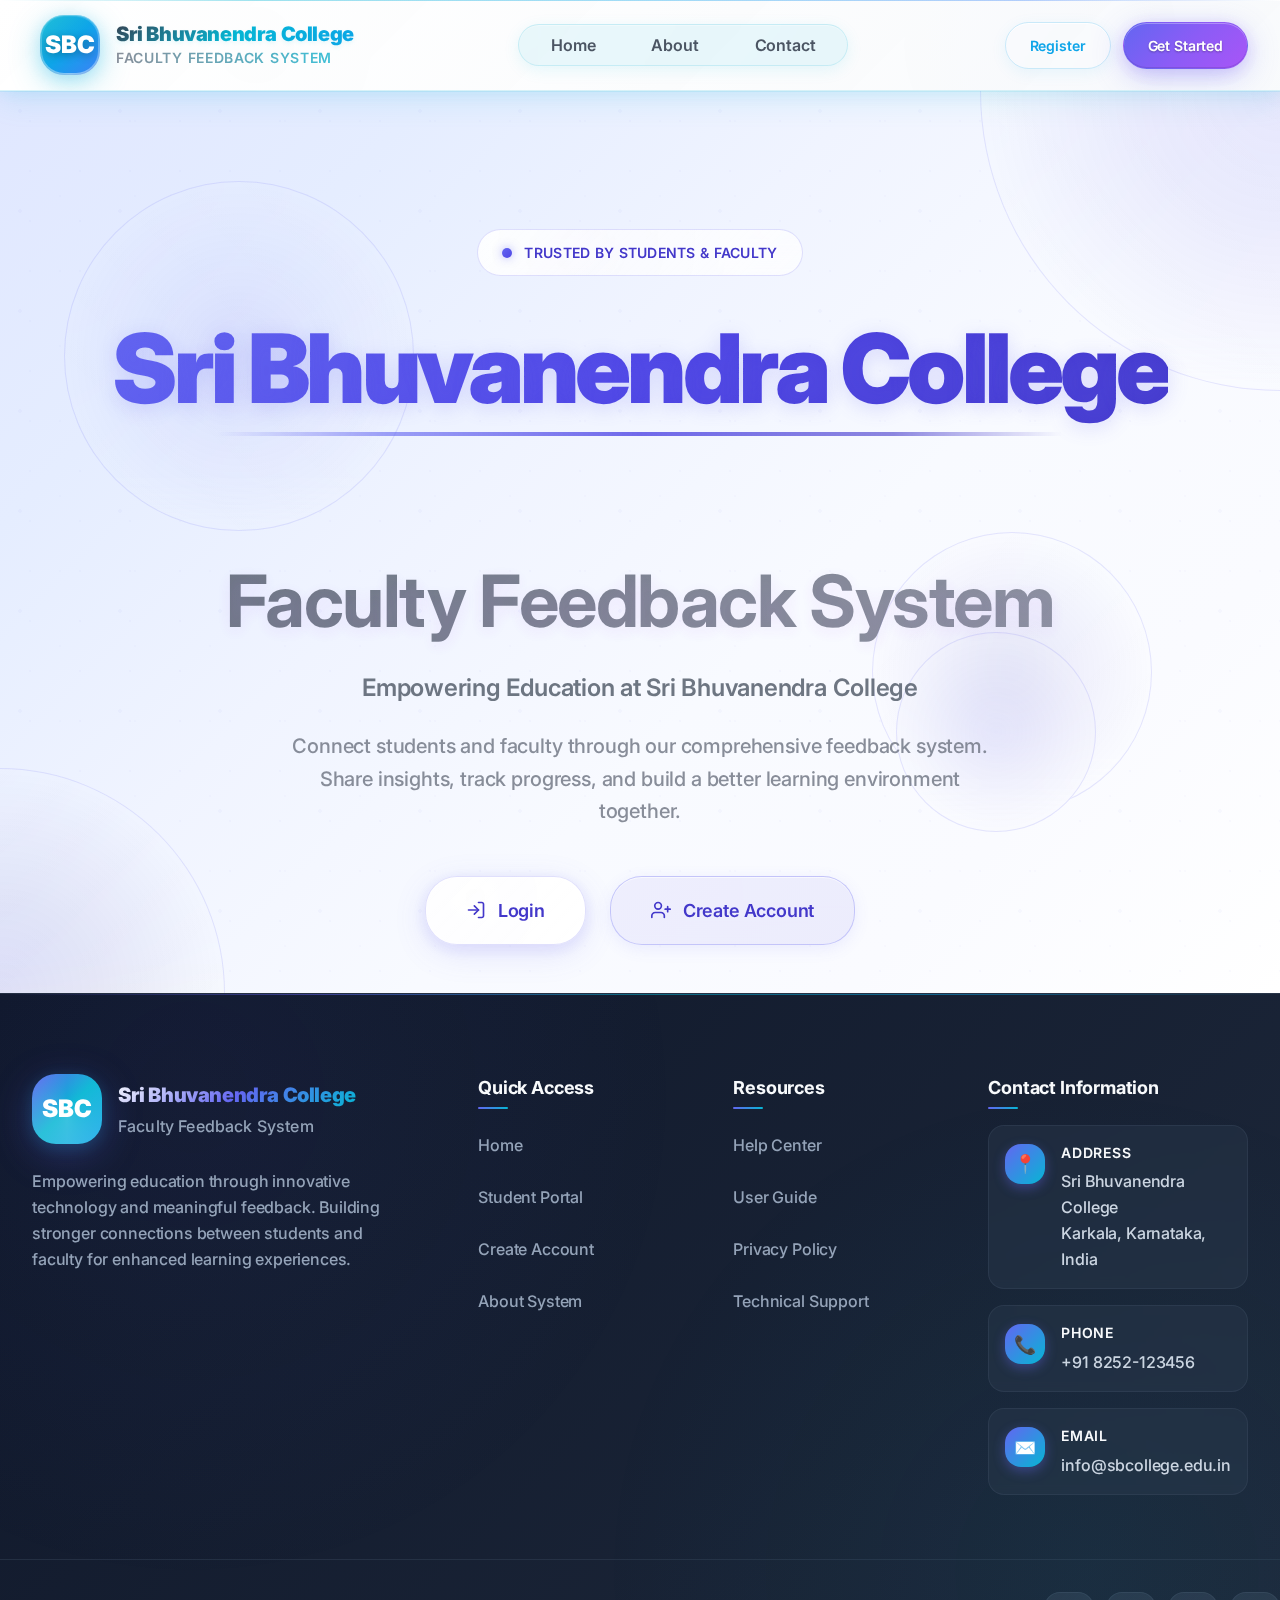
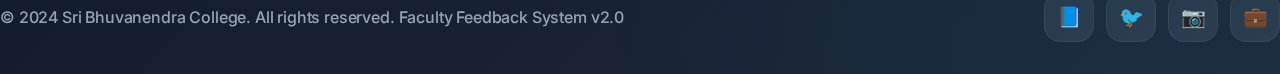
<file: faculty-feedback-system-main/index.html>
<!DOCTYPE html>
<html lang="en">
<head>
    <meta charset="UTF-8">
    <meta name="viewport" content="width=device-width, initial-scale=1.0">
    <title>Faculty Feedback System - Sri Bhuvanendra College</title>
    <meta name="description" content="Modern faculty feedback system for Sri Bhuvanendra College connecting students and educators through meaningful feedback and insights.">
    
    <!-- Fonts -->
    <link rel="preconnect" href="https://fonts.googleapis.com">
    <link rel="preconnect" href="https://fonts.gstatic.com" crossorigin>
    <link href="https://fonts.googleapis.com/css2?family=Inter:wght@300;400;500;600;700;800;900&display=swap" rel="stylesheet">
    
    <!-- Perfect Design System -->
    <link rel="stylesheet" href="css/perfect-design.css">
    
    <style>
        /* Premium Navigation Bar Styles with Cyan-Sky Theme */
        .navbar {
            position: fixed;
            top: 0;
            left: 0;
            right: 0;
            background: 
                linear-gradient(135deg, rgba(255, 255, 255, 0.98) 0%, rgba(248, 250, 252, 0.95) 100%),
                radial-gradient(circle at 20% 50%, rgba(6, 182, 212, 0.08) 0%, transparent 50%),
                radial-gradient(circle at 80% 50%, rgba(14, 165, 233, 0.06) 0%, transparent 50%);
            backdrop-filter: var(--backdrop-blur-3xl);
            border-bottom: 1px solid rgba(6, 182, 212, 0.15);
            z-index: 1000;
            transition: all var(--transition-luxury);
            box-shadow: 
                0 1px 0 0 rgba(255, 255, 255, 0.8) inset,
                0 8px 32px rgba(6, 182, 212, 0.12),
                0 4px 16px rgba(14, 165, 233, 0.08),
                0 0 0 1px rgba(6, 182, 212, 0.1);
            position: relative;
            overflow: hidden;
        }
        
        .navbar::before {
            content: '';
            position: absolute;
            top: 0;
            left: 0;
            right: 0;
            height: 1px;
            background: linear-gradient(90deg, 
                transparent 0%, 
                rgba(6, 182, 212, 0.4) 20%, 
                rgba(14, 165, 233, 0.4) 50%, 
                rgba(59, 130, 246, 0.4) 80%, 
                transparent 100%);
            animation: navShimmer 4s ease-in-out infinite;
        }
        
        .navbar::after {
            content: '';
            position: absolute;
            top: 0;
            left: 0;
            right: 0;
            bottom: 0;
            background: 
                repeating-linear-gradient(
                    90deg,
                    transparent 0px,
                    rgba(255, 255, 255, 0.03) 1px,
                    transparent 2px
                ),
                repeating-linear-gradient(
                    0deg,
                    transparent 0px,
                    rgba(255, 255, 255, 0.02) 1px,
                    transparent 2px
                );
            pointer-events: none;
        }
        
        @keyframes navShimmer {
            0%, 100% { opacity: 0.5; transform: translateX(-100%); }
            50% { opacity: 1; transform: translateX(100%); }
        }
        
        .navbar.scrolled {
            background: 
                linear-gradient(135deg, rgba(255, 255, 255, 0.98) 0%, rgba(248, 250, 252, 0.95) 100%),
                radial-gradient(circle at 30% 40%, rgba(6, 182, 212, 0.1) 0%, transparent 50%),
                radial-gradient(circle at 70% 60%, rgba(14, 165, 233, 0.08) 0%, transparent 50%);
            backdrop-filter: var(--backdrop-blur-3xl);
            box-shadow: 
                0 1px 0 0 rgba(255, 255, 255, 0.9) inset,
                0 16px 64px rgba(6, 182, 212, 0.15),
                0 8px 32px rgba(14, 165, 233, 0.1),
                0 0 0 1px rgba(6, 182, 212, 0.1),
                0 32px 80px rgba(6, 182, 212, 0.2);
            border-bottom: 1px solid rgba(6, 182, 212, 0.2);
        }
        
        .nav-container {
            max-width: 1400px;
            margin: 0 auto;
            padding: 0 var(--space-8);
            display: flex;
            align-items: center;
            justify-content: space-between;
            height: 90px;
            position: relative;
            z-index: 2;
        }
        
        .nav-brand {
            display: flex;
            align-items: center;
            gap: var(--space-4);
            text-decoration: none;
            color: #374151;
            transition: all var(--transition-luxury);
            position: relative;
            padding: var(--space-2);
            border-radius: var(--radius-2xl);
        }
        
        .nav-brand::before {
            content: '';
            position: absolute;
            inset: 0;
            background: linear-gradient(135deg, rgba(6, 182, 212, 0.08) 0%, rgba(14, 165, 233, 0.06) 100%);
            border-radius: var(--radius-2xl);
            opacity: 0;
            transition: all var(--transition-luxury);
        }
        
        .nav-brand:hover::before {
            opacity: 1;
        }
        
        .nav-brand:hover {
            transform: translateY(-1px);
        }
        
        .nav-logo {
            width: 60px;
            height: 60px;
            background: 
                linear-gradient(135deg, #06b6d4 0%, #0ea5e9 50%, #3b82f6 100%),
                radial-gradient(circle at 30% 30%, rgba(255, 255, 255, 0.3) 0%, transparent 70%);
            border-radius: var(--radius-2xl);
            display: flex;
            align-items: center;
            justify-content: center;
            font-size: var(--font-size-2xl);
            color: white;
            font-weight: var(--font-weight-black);
            box-shadow: 
                0 8px 32px rgba(6, 182, 212, 0.3),
                0 4px 16px rgba(14, 165, 233, 0.2),
                0 1px 0 0 rgba(255, 255, 255, 0.3) inset,
                0 -1px 0 0 rgba(0, 0, 0, 0.1) inset;
            position: relative;
            overflow: hidden;
            transition: all var(--transition-luxury);
        }
        
        .nav-logo::before {
            content: '';
            position: absolute;
            top: -50%;
            left: -50%;
            width: 200%;
            height: 200%;
            background: 
                conic-gradient(from 0deg, transparent, rgba(255, 255, 255, 0.4), transparent),
                radial-gradient(circle, rgba(255, 255, 255, 0.2) 0%, transparent 70%);
            animation: logoRotate 6s linear infinite;
        }
        
        .nav-logo::after {
            content: '';
            position: absolute;
            inset: 2px;
            background: 
                linear-gradient(135deg, rgba(255, 255, 255, 0.1) 0%, transparent 50%),
                linear-gradient(135deg, #06b6d4 0%, #0ea5e9 50%, #3b82f6 100%);
            border-radius: calc(var(--radius-2xl) - 2px);
        }
        
        .nav-logo span {
            position: relative;
            z-index: 3;
            text-shadow: 0 2px 8px rgba(0, 0, 0, 0.3);
        }
        
        @keyframes logoRotate {
            0% { transform: rotate(0deg); }
            100% { transform: rotate(360deg); }
        }
        
        .nav-brand:hover .nav-logo {
            transform: scale(1.05);
            box-shadow: 
                0 12px 48px rgba(6, 182, 212, 0.4),
                0 6px 24px rgba(14, 165, 233, 0.3),
                0 1px 0 0 rgba(255, 255, 255, 0.4) inset,
                0 -1px 0 0 rgba(0, 0, 0, 0.2) inset;
        }
        
        .nav-brand-text {
            display: flex;
            flex-direction: column;
            position: relative;
        }
        
        .nav-college-name {
            font-size: var(--font-size-xl);
            font-weight: var(--font-weight-black);
            color: #374151;
            line-height: var(--line-height-tight);
            letter-spacing: -0.02em;
            background: 
                linear-gradient(135deg, #374151 0%, #06b6d4 50%, #0ea5e9 100%);
            -webkit-background-clip: text;
            -webkit-text-fill-color: transparent;
            background-clip: text;
            text-shadow: 0 2px 4px rgba(6, 182, 212, 0.1);
            position: relative;
        }
        
        .nav-system-name {
            font-size: var(--font-size-sm);
            color: #6b7280;
            font-weight: var(--font-weight-semibold);
            letter-spacing: 0.05em;
            text-transform: uppercase;
            opacity: 0.8;
            background: linear-gradient(90deg, #6b7280 0%, #06b6d4 100%);
            -webkit-background-clip: text;
            -webkit-text-fill-color: transparent;
            background-clip: text;
        }
        
        .nav-menu {
            display: flex;
            align-items: center;
            gap: var(--space-2);
            list-style: none;
            margin: 0;
            padding: 0;
            background: rgba(6, 182, 212, 0.08);
            backdrop-filter: var(--backdrop-blur-md);
            border-radius: var(--radius-full);
            padding: var(--space-2);
            border: 1px solid rgba(6, 182, 212, 0.15);
            box-shadow: 
                0 4px 16px rgba(6, 182, 212, 0.1),
                0 1px 0 0 rgba(255, 255, 255, 0.3) inset;
            transition: all var(--transition-luxury);
        }
        
        .nav-menu:hover {
            box-shadow: 
                0 8px 32px rgba(6, 182, 212, 0.15),
                0 1px 0 0 rgba(255, 255, 255, 0.4) inset,
                0 16px 48px rgba(6, 182, 212, 0.1);
        }
        
        .nav-link {
            text-decoration: none;
            color: #4b5563;
            font-weight: var(--font-weight-semibold);
            font-size: var(--font-size-base);
            transition: all var(--transition-luxury);
            position: relative;
            padding: var(--space-3) var(--space-6);
            border-radius: var(--radius-full);
            letter-spacing: -0.01em;
            background: transparent;
            overflow: hidden;
        }
        
        .nav-link::before {
            content: '';
            position: absolute;
            inset: 0;
            background: 
                linear-gradient(135deg, rgba(6, 182, 212, 0.1) 0%, rgba(14, 165, 233, 0.1) 100%),
                radial-gradient(circle at 50% 0%, rgba(255, 255, 255, 0.2) 0%, transparent 50%);
            border-radius: var(--radius-full);
            opacity: 0;
            transition: all var(--transition-luxury);
            transform: scale(0.8);
        }
        
        .nav-link::after {
            content: '';
            position: absolute;
            bottom: 0;
            left: 50%;
            width: 0;
            height: 2px;
            background: linear-gradient(90deg, #fb923c 0%, #f56565 50%, #ef4444 100%);
            transition: all var(--transition-luxury);
            transform: translateX(-50%);
            border-radius: var(--radius-full);
            box-shadow: 0 0 8px rgba(251, 146, 60, 0.5);
        }
        
        .nav-link:hover {
            color: #ea580c;
            transform: translateY(-2px);
            text-shadow: 0 4px 12px rgba(251, 146, 60, 0.3);
            box-shadow: 
                0 8px 24px rgba(251, 146, 60, 0.2),
                0 4px 12px rgba(245, 101, 101, 0.15);
        }
        
        .nav-link:hover::before {
            opacity: 1;
            transform: scale(1);
        }
        
        .nav-link:hover::after {
            width: 80%;
            transform: translateX(-50%);
        }
        
        .nav-cta {
            display: flex;
            gap: var(--space-3);
        }
        
        .nav-btn {
            padding: var(--space-3) var(--space-6);
            border-radius: var(--radius-full);
            text-decoration: none;
            font-weight: var(--font-weight-semibold);
            font-size: var(--font-size-sm);
            transition: all var(--transition-luxury);
            position: relative;
            overflow: hidden;
            letter-spacing: -0.01em;
            border: 1px solid transparent;
        }
        
        .nav-btn::before {
            content: '';
            position: absolute;
            top: 0;
            left: -100%;
            width: 100%;
            height: 100%;
            background: linear-gradient(90deg, transparent, rgba(255, 255, 255, 0.4), transparent);
            transition: left var(--transition-luxury);
        }
        
        .nav-btn::after {
            content: '';
            position: absolute;
            inset: 1px;
            background: inherit;
            border-radius: calc(var(--radius-full) - 1px);
            z-index: -1;
        }
        
        .nav-btn:hover::before {
            left: 100%;
        }
        
        .nav-btn-primary {
            background: 
                linear-gradient(135deg, #6366f1 0%, #8b5cf6 50%, #a855f7 100%),
                radial-gradient(circle at 30% 30%, rgba(255, 255, 255, 0.3) 0%, transparent 70%);
            color: white;
            box-shadow: 
                0 8px 32px rgba(99, 102, 241, 0.3),
                0 4px 16px rgba(139, 92, 246, 0.2),
                0 1px 0 0 rgba(255, 255, 255, 0.3) inset,
                0 -1px 0 0 rgba(0, 0, 0, 0.1) inset;
            border: 1px solid rgba(99, 102, 241, 0.2);
            text-shadow: 0 1px 2px rgba(0, 0, 0, 0.3);
        }
        
        .nav-btn-primary:hover {
            transform: translateY(-4px) scale(1.05);
            box-shadow: 
                0 20px 60px rgba(99, 102, 241, 0.4),
                0 10px 30px rgba(139, 92, 246, 0.3),
                0 1px 0 0 rgba(255, 255, 255, 0.4) inset,
                0 -1px 0 0 rgba(0, 0, 0, 0.2) inset,
                0 0 0 2px rgba(255, 255, 255, 0.1);
        }
        
        .nav-btn-secondary {
            background: 
                rgba(255, 255, 255, 0.9),
                radial-gradient(circle at 50% 0%, rgba(14, 165, 233, 0.05) 0%, transparent 50%);
            color: #0ea5e9;
            border: 1px solid rgba(14, 165, 233, 0.2);
            backdrop-filter: var(--backdrop-blur-md);
            box-shadow: 
                0 4px 16px rgba(14, 165, 233, 0.08),
                0 1px 0 0 rgba(255, 255, 255, 0.8) inset;
        }
        
        .nav-btn-secondary:hover {
            background: 
                rgba(255, 255, 255, 0.95),
                radial-gradient(circle at 50% 0%, rgba(14, 165, 233, 0.1) 0%, transparent 50%);
            border-color: #0ea5e9;
            color: #0284c7;
            transform: translateY(-4px) scale(1.05);
            box-shadow: 
                0 16px 48px rgba(14, 165, 233, 0.12),
                0 1px 0 0 rgba(255, 255, 255, 0.9) inset,
                0 8px 24px rgba(14, 165, 233, 0.15);
        }
        
        /* Premium Mobile Menu with Enhanced Textures */
        .mobile-menu-toggle {
            display: none;
            background: 
                rgba(255, 255, 255, 0.9),
                radial-gradient(circle at 50% 50%, rgba(99, 102, 241, 0.1) 0%, transparent 70%);
            border: 1px solid rgba(255, 255, 255, 0.3);
            border-radius: var(--radius-xl);
            font-size: var(--font-size-xl);
            color: var(--text-luxury);
            cursor: pointer;
            padding: var(--space-3);
            transition: all var(--transition-luxury);
            backdrop-filter: var(--backdrop-blur-lg);
            box-shadow: 
                0 4px 16px rgba(26, 32, 44, 0.08),
                0 1px 0 0 rgba(255, 255, 255, 0.6) inset,
                0 -1px 0 0 rgba(0, 0, 0, 0.05) inset;
            position: relative;
            overflow: hidden;
        }
        
        .mobile-menu-toggle::before {
            content: '';
            position: absolute;
            inset: 0;
            background: 
                linear-gradient(135deg, rgba(99, 102, 241, 0.1) 0%, rgba(45, 212, 191, 0.1) 100%);
            opacity: 0;
            transition: all var(--transition-luxury);
        }
        
        .mobile-menu-toggle:hover::before {
            opacity: 1;
        }
        
        .mobile-menu-toggle:hover {
            background: 
                rgba(255, 255, 255, 0.95),
                radial-gradient(circle at 50% 50%, rgba(99, 102, 241, 0.15) 0%, transparent 70%);
            transform: translateY(-2px) scale(1.1);
            box-shadow: 
                0 12px 40px rgba(26, 32, 44, 0.12),
                0 1px 0 0 rgba(255, 255, 255, 0.8) inset,
                0 -1px 0 0 rgba(0, 0, 0, 0.1) inset,
                0 8px 24px rgba(99, 102, 241, 0.2);
        }
        
        .mobile-menu {
            display: none;
            position: absolute;
            top: 100%;
            left: 0;
            right: 0;
            background: 
                linear-gradient(135deg, rgba(255, 255, 255, 0.98) 0%, rgba(248, 250, 252, 0.95) 100%),
                radial-gradient(circle at 30% 30%, rgba(99, 102, 241, 0.05) 0%, transparent 50%),
                radial-gradient(circle at 70% 70%, rgba(45, 212, 191, 0.05) 0%, transparent 50%);
            border-top: 1px solid rgba(255, 255, 255, 0.3);
            box-shadow: 
                0 16px 64px rgba(26, 32, 44, 0.15),
                0 8px 32px rgba(26, 32, 44, 0.1),
                0 1px 0 0 rgba(255, 255, 255, 0.8) inset;
            backdrop-filter: var(--backdrop-blur-3xl);
            border-radius: 0 0 var(--radius-3xl) var(--radius-3xl);
            overflow: hidden;
            position: relative;
        }
        
        .mobile-menu::before {
            content: '';
            position: absolute;
            top: 0;
            left: 0;
            right: 0;
            bottom: 0;
            background: 
                repeating-linear-gradient(
                    45deg,
                    transparent 0px,
                    rgba(255, 255, 255, 0.02) 1px,
                    transparent 2px
                );
            pointer-events: none;
        }
        
        .mobile-menu.show {
            display: block;
            animation: mobileSlideDown var(--transition-luxury) var(--ease-luxury);
        }
        
        @keyframes mobileSlideDown {
            from {
                opacity: 0;
                transform: translateY(-20px) scale(0.95);
            }
            to {
                opacity: 1;
                transform: translateY(0) scale(1);
            }
        }
        
        .mobile-nav-menu {
            list-style: none;
            margin: 0;
            padding: var(--space-6) 0;
            position: relative;
            z-index: 2;
        }
        
        .mobile-nav-menu li {
            padding: var(--space-2) var(--space-8);
        }
        
        .mobile-nav-menu .nav-link {
            display: block;
            font-size: var(--font-size-lg);
            padding: var(--space-4) var(--space-6);
            border-radius: var(--radius-2xl);
            background: transparent;
            position: relative;
            overflow: hidden;
        }
        
        .mobile-nav-menu .nav-link::before {
            content: '';
            position: absolute;
            inset: 0;
            background: 
                linear-gradient(135deg, rgba(99, 102, 241, 0.08) 0%, rgba(45, 212, 191, 0.08) 100%),
                radial-gradient(circle at 20% 20%, rgba(255, 255, 255, 0.3) 0%, transparent 50%);
            border-radius: var(--radius-2xl);
            opacity: 0;
            transition: all var(--transition-luxury);
            transform: scale(0.9);
        }
        
        .mobile-nav-menu .nav-link:hover::before {
            opacity: 1;
            transform: scale(1);
        }
        
        .mobile-nav-cta {
            padding: var(--space-6) var(--space-8);
            border-top: 1px solid rgba(26, 32, 44, 0.1);
            display: flex;
            flex-direction: column;
            gap: var(--space-4);
            background: 
                linear-gradient(135deg, rgba(255, 255, 255, 0.5) 0%, rgba(248, 250, 252, 0.3) 100%);
            position: relative;
            z-index: 2;
        }
        
        .mobile-nav-cta::before {
            content: '';
            position: absolute;
            top: 0;
            left: 0;
            right: 0;
            height: 1px;
            background: linear-gradient(90deg, 
                transparent 0%, 
                rgba(99, 102, 241, 0.3) 50%, 
                transparent 100%);
        }
        /* Premium Hero Section - Purple Blue Gradient Design */
        .hero-section {
            min-height: 100vh;
            display: flex;
            align-items: center;
            justify-content: center;
            background: 
                linear-gradient(135deg, #e0e7ff 0%, #e5edff 20%, #f0f4ff 40%, #f8faff 60%, #fafbff 80%, #ffffff 100%),
                radial-gradient(circle at 20% 80%, rgba(99, 102, 241, 0.15) 0%, transparent 50%),
                radial-gradient(circle at 80% 20%, rgba(79, 70, 229, 0.1) 0%, transparent 50%);
            position: relative;
            overflow: hidden;
            padding-top: 90px;
        }
        
        .hero-bg {
            position: absolute;
            inset: 0;
            z-index: 0;
        }
        
        .hero-pattern {
            position: absolute;
            inset: 0;
            background-image: 
                radial-gradient(circle at 20% 20%, rgba(99, 102, 241, 0.08) 2px, transparent 2px),
                radial-gradient(circle at 60% 60%, rgba(79, 70, 229, 0.06) 1px, transparent 1px),
                radial-gradient(circle at 80% 40%, rgba(67, 56, 202, 0.04) 1.5px, transparent 1.5px);
            background-size: 100px 100px, 50px 50px, 75px 75px;
            animation: patternMove 80s linear infinite;
            opacity: 0.4;
        }
        
        .hero-orb {
            position: absolute;
            border-radius: 50%;
            background: rgba(99, 102, 241, 0.08);
            backdrop-filter: var(--backdrop-blur-xl);
            border: 1px solid rgba(99, 102, 241, 0.15);
            animation: float 30s ease-in-out infinite;
        }
        
        .orb-1 {
            width: 600px;
            height: 600px;
            top: -300px;
            right: -300px;
            background: 
                radial-gradient(circle, rgba(99, 102, 241, 0.12) 0%, rgba(79, 70, 229, 0.08) 30%, transparent 70%),
                linear-gradient(45deg, rgba(255, 255, 255, 0.05) 0%, transparent 100%);
            animation-delay: 0s;
        }
        
        .orb-2 {
            width: 450px;
            height: 450px;
            bottom: -225px;
            left: -225px;
            background: 
                radial-gradient(circle, rgba(67, 56, 202, 0.12) 0%, rgba(55, 48, 163, 0.08) 30%, transparent 70%),
                linear-gradient(135deg, rgba(255, 255, 255, 0.05) 0%, transparent 100%);
            animation-delay: 10s;
        }
        
        .orb-3 {
            width: 350px;
            height: 350px;
            top: 10%;
            left: 5%;
            background: 
                radial-gradient(circle, rgba(79, 70, 229, 0.1) 0%, rgba(99, 102, 241, 0.06) 30%, transparent 70%),
                linear-gradient(225deg, rgba(255, 255, 255, 0.04) 0%, transparent 100%);
            animation-delay: 20s;
        }
        
        .orb-4 {
            width: 280px;
            height: 280px;
            bottom: 20%;
            right: 10%;
            background: 
                radial-gradient(circle, rgba(55, 48, 163, 0.1) 0%, rgba(67, 56, 202, 0.06) 30%, transparent 70%),
                linear-gradient(315deg, rgba(255, 255, 255, 0.04) 0%, transparent 100%);
            animation-delay: 30s;
        }
        
        .orb-5 {
            width: 200px;
            height: 200px;
            top: 60%;
            left: 70%;
            background: 
                radial-gradient(circle, rgba(99, 102, 241, 0.08) 0%, rgba(79, 70, 229, 0.04) 30%, transparent 70%);
            animation-delay: 15s;
        }
        
        @keyframes patternMove {
            0% { transform: translate(0, 0) rotate(0deg); }
            25% { transform: translate(25px, -25px) rotate(90deg); }
            50% { transform: translate(50px, 0px) rotate(180deg); }
            75% { transform: translate(25px, 25px) rotate(270deg); }
            100% { transform: translate(0, 0) rotate(360deg); }
        }
        
        @keyframes float {
            0%, 100% {
                transform: translateY(0px) rotate(0deg) scale(1);
                opacity: 0.4;
            }
            20% {
                transform: translateY(-30px) rotate(72deg) scale(1.05);
                opacity: 0.6;
            }
            40% {
                transform: translateY(-15px) rotate(144deg) scale(0.95);
                opacity: 0.8;
            }
            60% {
                transform: translateY(-45px) rotate(216deg) scale(1.1);
                opacity: 0.5;
            }
            80% {
                transform: translateY(-20px) rotate(288deg) scale(1.02);
                opacity: 0.7;
            }
        }
        
        .hero-content {
            position: relative;
            z-index: 10;
            text-align: center;
            max-width: 1400px;
            padding: var(--space-12);
        }
        
        .hero-badge {
            display: inline-flex;
            align-items: center;
            gap: var(--space-3);
            background: 
                linear-gradient(135deg, rgba(255, 255, 255, 0.9) 0%, rgba(255, 255, 255, 0.7) 100%),
                radial-gradient(circle at 30% 30%, rgba(99, 102, 241, 0.1) 0%, transparent 70%);
            backdrop-filter: var(--backdrop-blur-lg);
            padding: var(--space-3) var(--space-6);
            border-radius: var(--radius-full);
            color: #4338ca;
            font-size: var(--font-size-sm);
            font-weight: var(--font-weight-semibold);
            margin-bottom: var(--space-8);
            border: 1px solid rgba(99, 102, 241, 0.2);
            animation: slideDown 1s var(--ease-luxury);
            letter-spacing: 0.02em;
            text-transform: uppercase;
        }
        
        .status-dot {
            width: 10px;
            height: 10px;
            background: linear-gradient(135deg, #6366f1 0%, #4f46e5 100%);
            border-radius: 50%;
            animation: pulse 2s infinite;
            box-shadow: 0 0 10px rgba(99, 102, 241, 0.5);
        }
        
        .hero-title {
            font-size: clamp(3rem, 8vw, 6rem);
            font-weight: var(--font-weight-black);
            line-height: var(--line-height-tight);
            color: #1f2937;
            margin-bottom: var(--space-6);
            text-shadow: 0 4px 16px rgba(168, 85, 247, 0.1);
            animation: slideUp 1s var(--ease-luxury) 0.2s both;
            letter-spacing: -0.04em;
            text-align: center;
        }
        
        .college-highlight {
            background: linear-gradient(135deg, #6366f1 0%, #4f46e5 50%, #4338ca 100%);
            -webkit-background-clip: text;
            -webkit-text-fill-color: transparent;
            background-clip: text;
            display: block;
            font-weight: var(--font-weight-black);
            text-shadow: 0 4px 20px rgba(99, 102, 241, 0.2);
            position: relative;
        }
        
        .college-highlight::after {
            content: '';
            position: absolute;
            bottom: -8px;
            left: 50%;
            transform: translateX(-50%);
            width: 80%;
            height: 4px;
            background: linear-gradient(90deg, 
                transparent 0%, 
                rgba(99, 102, 241, 0.6) 20%, 
                rgba(79, 70, 229, 0.8) 50%, 
                rgba(67, 56, 202, 0.6) 80%, 
                transparent 100%);
            border-radius: var(--radius-full);
            animation: highlightGlow 3s ease-in-out infinite;
        }
        
        @keyframes highlightGlow {
            0%, 100% { 
                opacity: 0.6; 
                transform: translateX(-50%) scaleX(0.8);
            }
            50% { 
                opacity: 1; 
                transform: translateX(-50%) scaleX(1);
            }
        }
        
        .system-text {
            background: linear-gradient(135deg, rgba(75, 85, 99, 0.9) 0%, rgba(107, 114, 128, 0.8) 100%);
            -webkit-background-clip: text;
            -webkit-text-fill-color: transparent;
            background-clip: text;
            display: block;
            font-weight: var(--font-weight-bold);
            font-size: 0.75em;
            margin-top: var(--space-2);
            letter-spacing: -0.02em;
            opacity: 0.9;
        }
        
        .hero-subtitle {
            font-size: var(--font-size-2xl);
            color: rgba(75, 85, 99, 0.8);
            font-weight: var(--font-weight-semibold);
            margin-bottom: var(--space-6);
            animation: slideUp 1s var(--ease-luxury) 0.4s both;
            letter-spacing: -0.01em;
        }
        
        .hero-description {
            font-size: var(--font-size-xl);
            color: rgba(107, 114, 128, 0.8);
            font-weight: var(--font-weight-medium);
            max-width: 700px;
            margin: 0 auto var(--space-12);
            line-height: var(--line-height-relaxed);
            animation: slideUp 1s var(--ease-luxury) 0.6s both;
        }
        
        .hero-actions {
            display: flex;
            flex-wrap: wrap;
            gap: var(--space-6);
            justify-content: center;
            animation: slideUp 1s var(--ease-luxury) 0.8s both;
        }
        
        .hero-btn {
            padding: var(--space-5) var(--space-10);
            font-size: var(--font-size-lg);
            font-weight: var(--font-weight-semibold);
            border-radius: var(--radius-3xl);
            transition: all var(--transition-luxury);
            position: relative;
            overflow: hidden;
            text-decoration: none;
            display: inline-flex;
            align-items: center;
            gap: var(--space-3);
            backdrop-filter: var(--backdrop-blur-lg);
            letter-spacing: -0.01em;
        }
        
        .hero-btn::before {
            content: '';
            position: absolute;
            top: 0;
            left: -100%;
            width: 100%;
            height: 100%;
            background: linear-gradient(90deg, transparent, rgba(255, 255, 255, 0.3), transparent);
            transition: left var(--transition-luxury);
        }
        
        .hero-btn:hover::before {
            left: 100%;
        }
        
        .hero-btn-primary {
            background: 
                linear-gradient(135deg, rgba(255, 255, 255, 0.95) 0%, rgba(255, 255, 255, 0.9) 100%),
                radial-gradient(circle at 30% 30%, rgba(99, 102, 241, 0.1) 0%, transparent 70%);
            color: #4338ca;
            border: 1px solid rgba(99, 102, 241, 0.2);
            box-shadow: 
                0 8px 32px rgba(99, 102, 241, 0.15),
                0 4px 16px rgba(79, 70, 229, 0.1),
                0 1px 0 0 rgba(255, 255, 255, 0.8) inset;
        }
        
        .hero-btn-primary:hover {
            background: 
                linear-gradient(135deg, rgba(255, 255, 255, 0.98) 0%, rgba(255, 255, 255, 0.95) 100%),
                radial-gradient(circle at 30% 30%, rgba(99, 102, 241, 0.15) 0%, transparent 70%);
            transform: translateY(-4px) scale(1.05);
            box-shadow: 
                0 16px 48px rgba(99, 102, 241, 0.25),
                0 8px 24px rgba(79, 70, 229, 0.15),
                0 1px 0 0 rgba(255, 255, 255, 0.9) inset;
        }
        
        .hero-btn-secondary {
            background: 
                linear-gradient(135deg, rgba(99, 102, 241, 0.1) 0%, rgba(79, 70, 229, 0.1) 100%),
                rgba(255, 255, 255, 0.8);
            color: #4338ca;
            border: 1px solid rgba(99, 102, 241, 0.3);
            box-shadow: 
                0 4px 16px rgba(99, 102, 241, 0.1),
                0 1px 0 0 rgba(255, 255, 255, 0.6) inset;
        }
        
        .hero-btn-secondary:hover {
            background: 
                linear-gradient(135deg, rgba(99, 102, 241, 0.15) 0%, rgba(79, 70, 229, 0.15) 100%),
                rgba(255, 255, 255, 0.9);
            transform: translateY(-4px) scale(1.05);
            box-shadow: 
                0 12px 36px rgba(99, 102, 241, 0.2),
                0 6px 18px rgba(79, 70, 229, 0.15),
                0 1px 0 0 rgba(255, 255, 255, 0.8) inset;
        }

        
        /* Modern Dark Footer Theme */
        .footer {
            background: 
                linear-gradient(135deg, #0f172a 0%, #1e293b 100%),
                radial-gradient(circle at 20% 20%, rgba(99, 102, 241, 0.1) 0%, transparent 50%),
                radial-gradient(circle at 80% 80%, rgba(6, 182, 212, 0.08) 0%, transparent 50%);
            color: #cbd5e1;
            padding: var(--space-20) 0 var(--space-8);
            position: relative;
            overflow: hidden;
            border-top: 1px solid rgba(51, 65, 85, 0.5);
        }
        
        .footer::before {
            content: '';
            position: absolute;
            top: 0;
            left: 0;
            right: 0;
            height: 1px;
            background: linear-gradient(90deg, 
                transparent 0%, 
                rgba(99, 102, 241, 0.5) 25%, 
                rgba(6, 182, 212, 0.5) 50%, 
                rgba(14, 165, 233, 0.5) 75%, 
                transparent 100%);
        }
        
        .footer::after {
            content: '';
            position: absolute;
            top: 0;
            left: 0;
            right: 0;
            bottom: 0;
            background: 
                radial-gradient(circle at 15% 15%, rgba(99, 102, 241, 0.05) 0%, transparent 40%),
                radial-gradient(circle at 85% 85%, rgba(6, 182, 212, 0.05) 0%, transparent 40%);
            pointer-events: none;
        }
        
        .footer-content {
            max-width: 1400px;
            margin: 0 auto;
            padding: 0 var(--space-8);
            display: grid;
            grid-template-columns: 2fr 1fr 1fr 1fr;
            gap: var(--space-16);
            position: relative;
            z-index: 1;
        }
        
        .footer-brand {
            display: flex;
            flex-direction: column;
            gap: var(--space-6);
        }
        
        .footer-logo-section {
            display: flex;
            align-items: center;
            gap: var(--space-4);
        }
        
        .footer-logo {
            width: 70px;
            height: 70px;
            background: linear-gradient(135deg, #6366f1 0%, #06b6d4 50%, #0ea5e9 100%);
            border-radius: var(--radius-2xl);
            display: flex;
            align-items: center;
            justify-content: center;
            font-size: var(--font-size-2xl);
            color: white;
            font-weight: var(--font-weight-black);
            box-shadow: 
                0 10px 40px rgba(99, 102, 241, 0.3),
                0 4px 16px rgba(6, 182, 212, 0.2);
            position: relative;
            overflow: hidden;
        }
        
        .footer-logo::before {
            content: '';
            position: absolute;
            top: -50%;
            left: -50%;
            width: 200%;
            height: 200%;
            background: conic-gradient(from 0deg, transparent, rgba(255, 255, 255, 0.2), transparent);
            animation: logoSpin 8s linear infinite;
        }
        
        @keyframes logoSpin {
            0% { transform: rotate(0deg); }
            100% { transform: rotate(360deg); }
        }
        
        .footer-brand-text h3 {
            font-size: var(--font-size-xl);
            font-weight: var(--font-weight-black);
            color: #f8fafc;
            margin-bottom: var(--space-1);
            letter-spacing: -0.02em;
            background: linear-gradient(135deg, #f8fafc 0%, #6366f1 50%, #06b6d4 100%);
            -webkit-background-clip: text;
            -webkit-text-fill-color: transparent;
            background-clip: text;
        }
        
        .footer-brand-text p {
            font-size: var(--font-size-base);
            color: #94a3b8;
            font-weight: var(--font-weight-medium);
            letter-spacing: 0.01em;
        }
        
        .footer-description {
            color: #94a3b8;
            line-height: var(--line-height-relaxed);
            font-size: var(--font-size-base);
            font-weight: var(--font-weight-medium);
            max-width: 400px;
        }
        
        .footer-section h4 {
            font-size: var(--font-size-lg);
            font-weight: var(--font-weight-bold);
            color: #f8fafc;
            margin-bottom: var(--space-6);
            letter-spacing: -0.01em;
            position: relative;
        }
        
        .footer-section h4::after {
            content: '';
            position: absolute;
            bottom: -8px;
            left: 0;
            width: 30px;
            height: 2px;
            background: linear-gradient(90deg, #6366f1 0%, #06b6d4 100%);
            border-radius: var(--radius-full);
        }
        
        .footer-links {
            list-style: none;
            padding: 0;
            margin: 0;
            display: flex;
            flex-direction: column;
            gap: var(--space-3);
        }
        
        .footer-links li {
            position: relative;
        }
        
        .footer-links a {
            color: #94a3b8;
            text-decoration: none;
            font-size: var(--font-size-base);
            font-weight: var(--font-weight-medium);
            transition: all var(--transition-premium);
            padding: var(--space-2) 0;
            display: block;
            position: relative;
            overflow: hidden;
        }
        
        .footer-links a::before {
            content: '';
            position: absolute;
            left: -100%;
            bottom: 0;
            width: 100%;
            height: 1px;
            background: linear-gradient(90deg, #6366f1 0%, #06b6d4 100%);
            transition: left var(--transition-premium);
        }
        
        .footer-links a:hover {
            color: #f8fafc;
            transform: translateX(8px);
        }
        
        .footer-links a:hover::before {
            left: 0;
        }
        
        .footer-contact {
            display: flex;
            flex-direction: column;
            gap: var(--space-4);
        }
        
        .contact-item {
            display: flex;
            align-items: flex-start;
            gap: var(--space-4);
            color: #94a3b8;
            font-size: var(--font-size-base);
            font-weight: var(--font-weight-medium);
            padding: var(--space-4);
            border-radius: var(--radius-xl);
            background: rgba(51, 65, 85, 0.3);
            border: 1px solid rgba(71, 85, 105, 0.3);
            transition: all var(--transition-premium);
            backdrop-filter: var(--backdrop-blur-sm);
        }
        
        .contact-item:hover {
            background: rgba(51, 65, 85, 0.5);
            border-color: rgba(99, 102, 241, 0.3);
            transform: translateY(-2px);
            box-shadow: 0 8px 32px rgba(99, 102, 241, 0.2);
            color: #cbd5e1;
        }
        
        .contact-icon {
            width: 40px;
            height: 40px;
            display: flex;
            align-items: center;
            justify-content: center;
            background: linear-gradient(135deg, #6366f1 0%, #06b6d4 100%);
            border-radius: var(--radius-xl);
            font-size: var(--font-size-lg);
            color: white;
            flex-shrink: 0;
            box-shadow: 0 4px 12px rgba(99, 102, 241, 0.4);
            margin-top: 2px;
        }
        
        .contact-info {
            display: flex;
            flex-direction: column;
            gap: var(--space-1);
            line-height: var(--line-height-relaxed);
        }
        
        .contact-info strong {
            color: #f8fafc;
            font-weight: var(--font-weight-semibold);
            font-size: var(--font-size-sm);
            text-transform: uppercase;
            letter-spacing: 0.05em;
        }
        
        .contact-info span {
            color: #cbd5e1;
            font-size: var(--font-size-base);
            font-weight: var(--font-weight-medium);
        }
        
        .footer-bottom {
            margin-top: var(--space-16);
            padding-top: var(--space-8);
            border-top: 1px solid rgba(51, 65, 85, 0.5);
            display: flex;
            justify-content: space-between;
            align-items: center;
            flex-wrap: wrap;
            gap: var(--space-6);
        }
        
        .footer-copyright {
            color: #94a3b8;
            font-size: var(--font-size-base);
            font-weight: var(--font-weight-medium);
        }
        
        .footer-social {
            display: flex;
            gap: var(--space-3);
        }
        
        .social-link {
            width: 50px;
            height: 50px;
            background: 
                linear-gradient(135deg, rgba(51, 65, 85, 0.6) 0%, rgba(71, 85, 105, 0.4) 100%);
            border: 1px solid rgba(71, 85, 105, 0.4);
            border-radius: var(--radius-xl);
            display: flex;
            align-items: center;
            justify-content: center;
            color: #94a3b8;
            text-decoration: none;
            transition: all var(--transition-premium);
            font-size: var(--font-size-xl);
            backdrop-filter: var(--backdrop-blur-sm);
            position: relative;
            overflow: hidden;
        }
        
        .social-link::before {
            content: '';
            position: absolute;
            inset: 0;
            background: linear-gradient(135deg, #6366f1 0%, #06b6d4 100%);
            opacity: 0;
            transition: all var(--transition-premium);
        }
        
        .social-link:hover {
            color: white;
            transform: translateY(-4px) scale(1.1);
            box-shadow: 
                0 12px 40px rgba(99, 102, 241, 0.4),
                0 6px 20px rgba(6, 182, 212, 0.3);
            border-color: transparent;
        }
        
        .social-link:hover::before {
            opacity: 1;
        }
        
        .social-link span {
            position: relative;
            z-index: 2;
        }
        
        /* Responsive Footer Styles */
        @media (max-width: 768px) {
            .footer-content {
                grid-template-columns: 1fr;
                gap: var(--space-12);
                text-align: left;
            }
            
            .footer-brand {
                text-align: center;
            }
            
            .footer-logo-section {
                justify-content: center;
            }
            
            .footer-description {
                text-align: center;
                max-width: none;
            }
            
            .footer-section {
                text-align: left;
            }
            
            .footer-section h4 {
                text-align: left;
            }
            
            .footer-section h4::after {
                left: 0;
            }
            
            .footer-links {
                align-items: flex-start;
            }
            
            .footer-contact {
                align-items: stretch;
            }
            
            .contact-item {
                text-align: left;
                align-items: flex-start;
            }
            
            .footer-bottom {
                flex-direction: column;
                text-align: center;
                gap: var(--space-4);
            }
            
            .footer-social {
                justify-content: center;
            }
        }
        
        @media (max-width: 480px) {
            .footer {
                padding: var(--space-16) 0 var(--space-6);
            }
            
            .footer-content {
                padding: 0 var(--space-4);
                gap: var(--space-10);
            }
            
            .footer-logo {
                width: 60px;
                height: 60px;
                font-size: var(--font-size-xl);
            }
            
            .footer-brand-text h3 {
                font-size: var(--font-size-lg);
            }
            
            .contact-item {
                padding: var(--space-3);
            }
            
            .contact-icon {
                width: 36px;
                height: 36px;
                font-size: var(--font-size-base);
            }
            
            .social-link {
                width: 45px;
                height: 45px;
                font-size: var(--font-size-lg);
            }
        }
        
        /* Premium Responsive Design */
        @media (max-width: 768px) {
            .nav-container {
                padding: 0 var(--space-4);
                height: 80px;
            }
            
            .nav-menu,
            .nav-cta {
                display: none;
            }
            
            .mobile-menu-toggle {
                display: block;
            }
            
            .nav-logo {
                width: 50px;
                height: 50px;
                font-size: var(--font-size-xl);
            }
            
            .nav-college-name {
                font-size: var(--font-size-lg);
            }
            
            .nav-system-name {
                font-size: var(--font-size-xs);
            }
            
            .hero-section {
                padding-top: 80px;
            }
            
            .hero-content {
                padding: var(--space-8);
            }
            
            .hero-actions {
                flex-direction: column;
                align-items: center;
            }
            
            .hero-btn {
                width: 100%;
                max-width: 320px;
                justify-content: center;
            }
            
            .footer-content {
                grid-template-columns: 1fr;
                gap: var(--space-8);
                text-align: center;
            }
            
            .footer-bottom {
                flex-direction: column;
                text-align: center;
            }
            
            .orb-1, .orb-2 {
                opacity: 0.3;
                transform: scale(0.7);
            }
            
            .orb-3, .orb-4 {
                opacity: 0.2;
                transform: scale(0.5);
            }
        }
        
        @media (max-width: 480px) {
            .nav-container {
                padding: 0 var(--space-3);
            }
            
            .nav-logo {
                width: 45px;
                height: 45px;
                font-size: var(--font-size-lg);
            }
            
            .nav-brand-text {
                gap: 0;
            }
            
            .hero-content {
                padding: var(--space-6);
            }
            
            .hero-title {
                font-size: clamp(2rem, 10vw, 3.5rem);
            }
            
            .hero-subtitle {
                font-size: var(--font-size-lg);
            }
            
            .hero-description {
                font-size: var(--font-size-base);
            }
        }
    </style>
</head>
<body>
    <!-- Navigation Bar -->
    <nav class="navbar" id="navbar">
        <div class="nav-container">
            <a href="index.html" class="nav-brand" aria-label="Sri Bhuvanendra College Faculty Feedback System Home">
                <div class="nav-logo"><span>SBC</span></div>
                <div class="nav-brand-text">
                    <div class="nav-college-name">Sri Bhuvanendra College</div>
                    <div class="nav-system-name">Faculty Feedback System</div>
                </div>
            </a>
            
            <ul class="nav-menu">
                <li><a href="#home" class="nav-link">Home</a></li>
                <li><a href="#about" class="nav-link">About</a></li>
                <li><a href="#contact" class="nav-link">Contact</a></li>
            </ul>
            
            <div class="nav-cta">
                <a href="student-register.html" class="nav-btn nav-btn-secondary">Register</a>
                <a href="student-login.html" class="nav-btn nav-btn-primary">Get Started</a>
            </div>
            
            <button class="mobile-menu-toggle" id="mobileMenuToggle" aria-label="Toggle mobile navigation menu" aria-expanded="false">☰</button>
            
            <div class="mobile-menu" id="mobileMenu" role="navigation" aria-label="Mobile navigation menu">
                <ul class="mobile-nav-menu">
                    <li><a href="#home" class="nav-link">Home</a></li>
                    <li><a href="#about" class="nav-link">About</a></li>
                    <li><a href="#contact" class="nav-link">Contact</a></li>
                    <li><a href="student-login.html" class="nav-link">Login</a></li>
                    <li><a href="student-register.html" class="nav-link">Register</a></li>
                </ul>
                <div class="mobile-nav-cta">
                    <a href="student-register.html" class="nav-btn nav-btn-secondary">Register</a>
                    <a href="student-login.html" class="nav-btn nav-btn-primary">Get Started</a>
                </div>
            </div>
        </div>
    </nav>

    <!-- Hero Section -->
    <section class="hero-section" id="home">
        <div class="hero-bg">
            <div class="hero-pattern"></div>
            <div class="hero-orb orb-1"></div>
            <div class="hero-orb orb-2"></div>
            <div class="hero-orb orb-3"></div>
            <div class="hero-orb orb-4"></div>
            <div class="hero-orb orb-5"></div>
        </div>
        
        <div class="hero-content">
            <div class="hero-badge">
                <div class="status-dot"></div>
                <span>Trusted by Students & Faculty</span>
            </div>
            
            <h1 class="hero-title">
                <span class="college-highlight">Sri Bhuvanendra College</span><br>
                <span class="system-text">Faculty Feedback System</span>
            </h1>
            <p class="hero-subtitle">Empowering Education at Sri Bhuvanendra College</p>
            <p class="hero-description">
                Connect students and faculty through our comprehensive feedback system. 
                Share insights, track progress, and build a better learning environment together.
            </p>
            
            <div class="hero-actions">
                <a href="student-login.html" class="hero-btn hero-btn-primary" aria-label="Login to student portal">
                    <svg width="20" height="20" viewBox="0 0 24 24" fill="none" aria-hidden="true">
                        <path d="M15 3H19C19.5304 3 20.0391 3.21071 20.4142 3.58579C20.7893 3.96086 21 4.46957 21 5V19C21 19.5304 20.7893 20.0391 20.4142 20.4142C20.0391 20.7893 19.5304 21 19 21H15" stroke="currentColor" stroke-width="2" stroke-linecap="round" stroke-linejoin="round"/>
                        <path d="M10 17L15 12L10 7" stroke="currentColor" stroke-width="2" stroke-linecap="round" stroke-linejoin="round"/>
                        <path d="M15 12H3" stroke="currentColor" stroke-width="2" stroke-linecap="round" stroke-linejoin="round"/>
                    </svg>
                    Login
                </a>
                <a href="student-register.html" class="hero-btn hero-btn-secondary" aria-label="Create new student account">
                    <svg width="20" height="20" viewBox="0 0 24 24" fill="none" aria-hidden="true">
                        <path d="M16 21V19C16 17.9391 15.5786 16.9217 14.8284 16.1716C14.0783 15.4214 13.0609 15 12 15H5C3.93913 15 2.92172 15.4214 2.17157 16.1716C1.42143 16.9217 1 17.9391 1 19V21" stroke="currentColor" stroke-width="2" stroke-linecap="round" stroke-linejoin="round"/>
                        <circle cx="8.5" cy="7" r="4" stroke="currentColor" stroke-width="2" stroke-linecap="round" stroke-linejoin="round"/>
                        <path d="M20 8V14M23 11H17" stroke="currentColor" stroke-width="2" stroke-linecap="round" stroke-linejoin="round"/>
                    </svg>
                    Create Account
                </a>
            </div>
        </div>
    </section>
    

    <!-- Modern Redesigned Footer -->
    <footer class="footer" id="contact">
        <div class="footer-content">
            <div class="footer-brand">
                <div class="footer-logo-section">
                    <div class="footer-logo">
                        <span>SBC</span>
                    </div>
                    <div class="footer-brand-text">
                        <h3>Sri Bhuvanendra College</h3>
                        <p>Faculty Feedback System</p>
                    </div>
                </div>
                <p class="footer-description">
                    Empowering education through innovative technology and meaningful feedback. 
                    Building stronger connections between students and faculty for enhanced learning experiences.
                </p>
            </div>
            
            <div class="footer-section">
                <h4>Quick Access</h4>
                <ul class="footer-links">
                    <li><a href="#home">Home</a></li>
                    <li><a href="student-login.html">Student Portal</a></li>
                    <li><a href="student-register.html">Create Account</a></li>
                    <li><a href="#about">About System</a></li>
                </ul>
            </div>
            
            <div class="footer-section">
                <h4>Resources</h4>
                <ul class="footer-links">
                    <li><a href="mailto:help@sbcollege.edu.in">Help Center</a></li>
                    <li><a href="README.md" target="_blank">User Guide</a></li>
                    <li><a href="mailto:privacy@sbcollege.edu.in">Privacy Policy</a></li>
                    <li><a href="mailto:support@sbcollege.edu.in">Technical Support</a></li>
                </ul>
            </div>
            
            <div class="footer-section">
                <h4>Contact Information</h4>
                <div class="footer-contact">
                    <div class="contact-item">
                        <div class="contact-icon">📍</div>
                        <div class="contact-info">
                            <strong>Address</strong>
                            <span>Sri Bhuvanendra College<br>Karkala, Karnataka, India</span>
                        </div>
                    </div>
                    <div class="contact-item">
                        <div class="contact-icon">📞</div>
                        <div class="contact-info">
                            <strong>Phone</strong>
                            <span>+91 8252-123456</span>
                        </div>
                    </div>
                    <div class="contact-item">
                        <div class="contact-icon">✉️</div>
                        <div class="contact-info">
                            <strong>Email</strong>
                            <span>info@sbcollege.edu.in</span>
                        </div>
                    </div>
                </div>
            </div>
        </div>
        
        <div class="footer-bottom">
            <div class="footer-copyright">
                &copy; 2024 Sri Bhuvanendra College. All rights reserved. Faculty Feedback System v2.0
            </div>
            <div class="footer-social">
                <a href="https://facebook.com/sbcollege" target="_blank" rel="noopener noreferrer" class="social-link" aria-label="Follow us on Facebook">
                    <span>📘</span>
                </a>
                <a href="https://twitter.com/sbcollege" target="_blank" rel="noopener noreferrer" class="social-link" aria-label="Follow us on Twitter">
                    <span>🐦</span>
                </a>
                <a href="https://instagram.com/sbcollege" target="_blank" rel="noopener noreferrer" class="social-link" aria-label="Follow us on Instagram">
                    <span>📷</span>
                </a>
                <a href="https://linkedin.com/company/sbcollege" target="_blank" rel="noopener noreferrer" class="social-link" aria-label="Connect with us on LinkedIn">
                    <span>💼</span>
                </a>
            </div>
        </div>
    </footer>
    
    <script>
        // Premium Navigation functionality with enhanced effects
        document.addEventListener('DOMContentLoaded', function() {
            const navbar = document.getElementById('navbar');
            const mobileMenuToggle = document.getElementById('mobileMenuToggle');
            const mobileMenu = document.getElementById('mobileMenu');
            
            // Enhanced navbar scroll effect with premium transitions
            let lastScrollY = window.scrollY;
            window.addEventListener('scroll', function() {
                const currentScrollY = window.scrollY;
                
                if (currentScrollY > 100) {
                    navbar.classList.add('scrolled');
                } else {
                    navbar.classList.remove('scrolled');
                }
                
                // Hide/show navbar on scroll direction
                if (currentScrollY > lastScrollY && currentScrollY > 200) {
                    navbar.style.transform = 'translateY(-100%)';
                } else {
                    navbar.style.transform = 'translateY(0)';
                }
                
                lastScrollY = currentScrollY;
            });
            
            // Premium mobile menu toggle with animations and accessibility
            mobileMenuToggle.addEventListener('click', function() {
                const isOpen = mobileMenu.classList.contains('show');
                
                if (isOpen) {
                    mobileMenu.style.animation = 'slideUp 0.4s cubic-bezier(0.23, 1, 0.32, 1) forwards';
                    setTimeout(() => {
                        mobileMenu.classList.remove('show');
                        mobileMenu.style.animation = '';
                    }, 400);
                    mobileMenuToggle.textContent = '☰';
                    mobileMenuToggle.setAttribute('aria-expanded', 'false');
                } else {
                    mobileMenu.classList.add('show');
                    mobileMenu.style.animation = 'slideDown 0.4s cubic-bezier(0.23, 1, 0.32, 1) forwards';
                    mobileMenuToggle.textContent = '✕';
                    mobileMenuToggle.setAttribute('aria-expanded', 'true');
                    
                    // Focus management for accessibility
                    setTimeout(() => {
                        const firstLink = mobileMenu.querySelector('.nav-link');
                        if (firstLink) firstLink.focus();
                    }, 100);
                }
            });
            
            // Close mobile menu when clicking on links
            const mobileNavLinks = mobileMenu.querySelectorAll('.nav-link');
            mobileNavLinks.forEach(link => {
                link.addEventListener('click', function() {
                    mobileMenu.style.animation = 'slideUp 0.4s cubic-bezier(0.23, 1, 0.32, 1) forwards';
                    setTimeout(() => {
                        mobileMenu.classList.remove('show');
                        mobileMenu.style.animation = '';
                    }, 400);
                    mobileMenuToggle.textContent = '☰';
                });
            });
            
            // Close mobile menu when clicking outside
            document.addEventListener('click', function(e) {
                if (!mobileMenu.contains(e.target) && !mobileMenuToggle.contains(e.target)) {
                    if (mobileMenu.classList.contains('show')) {
                        mobileMenu.style.animation = 'slideUp 0.4s cubic-bezier(0.23, 1, 0.32, 1) forwards';
                        setTimeout(() => {
                            mobileMenu.classList.remove('show');
                            mobileMenu.style.animation = '';
                        }, 400);
                        mobileMenuToggle.textContent = '☰';
                        mobileMenuToggle.setAttribute('aria-expanded', 'false');
                        mobileMenuToggle.setAttribute('aria-expanded', 'false');
                    }
                }
            });
            
            // Premium smooth scrolling for anchor links
            document.querySelectorAll('a[href^="#"]').forEach(anchor => {
                anchor.addEventListener('click', function (e) {
                    e.preventDefault();
                    const target = document.querySelector(this.getAttribute('href'));
                    if (target) {
                        const offsetTop = target.offsetTop - 90;
                        window.scrollTo({
                            top: offsetTop,
                            behavior: 'smooth'
                        });
                    }
                });
            });
            
            // Premium parallax effect for hero orbs
            let mouseX = 0, mouseY = 0;
            let targetX = 0, targetY = 0;
            
            document.addEventListener('mousemove', function(e) {
                mouseX = (e.clientX / window.innerWidth - 0.5) * 2;
                mouseY = (e.clientY / window.innerHeight - 0.5) * 2;
            });
            
            function animateOrbs() {
                targetX += (mouseX - targetX) * 0.02;
                targetY += (mouseY - targetY) * 0.02;
                
                const orbs = document.querySelectorAll('.hero-orb');
                orbs.forEach((orb, index) => {
                    const speed = (index + 1) * 0.3;
                    const xPos = targetX * speed * 20;
                    const yPos = targetY * speed * 20;
                    
                    orb.style.transform += ` translate(${xPos}px, ${yPos}px)`;
                });
                
                requestAnimationFrame(animateOrbs);
            }
            animateOrbs();
            
            // Premium Intersection Observer for staggered animations
            const observerOptions = {
                threshold: 0.1,
                rootMargin: '0px 0px -100px 0px'
            };
            
            const observer = new IntersectionObserver((entries) => {
                entries.forEach((entry, index) => {
                    if (entry.isIntersecting) {
                        setTimeout(() => {
                            entry.target.style.animation = 'slideUp 0.8s cubic-bezier(0.23, 1, 0.32, 1) forwards';
                            entry.target.style.opacity = '1';
                        }, index * 150);
                    }
                });
            }, observerOptions);
            
            // Premium ripple effect for buttons
            document.querySelectorAll('.hero-btn, .nav-btn, .btn').forEach(button => {
                button.addEventListener('click', function(e) {
                    const ripple = document.createElement('span');
                    const rect = this.getBoundingClientRect();
                    const size = Math.max(rect.width, rect.height);
                    const x = e.clientX - rect.left - size / 2;
                    const y = e.clientY - rect.top - size / 2;
                    
                    ripple.style.cssText = `
                        position: absolute;
                        width: ${size}px;
                        height: ${size}px;
                        left: ${x}px;
                        top: ${y}px;
                        background: radial-gradient(circle, rgba(255, 255, 255, 0.6) 0%, transparent 70%);
                        border-radius: 50%;
                        transform: scale(0);
                        animation: premiumRipple 0.8s cubic-bezier(0.23, 1, 0.32, 1);
                        pointer-events: none;
                        z-index: 1000;
                    `;
                    
                    this.appendChild(ripple);
                    
                    setTimeout(() => {
                        ripple.remove();
                    }, 800);
                });
            });
            
            // Premium cursor trail effect
            const cursor = document.createElement('div');
            cursor.className = 'premium-cursor';
            document.body.appendChild(cursor);
            
            let cursorX = 0, cursorY = 0;
            let cursorTargetX = 0, cursorTargetY = 0;
            
            document.addEventListener('mousemove', (e) => {
                cursorTargetX = e.clientX;
                cursorTargetY = e.clientY;
            });
            
            function animateCursor() {
                cursorX += (cursorTargetX - cursorX) * 0.1;
                cursorY += (cursorTargetY - cursorY) * 0.1;
                
                cursor.style.left = cursorX + 'px';
                cursor.style.top = cursorY + 'px';
                
                requestAnimationFrame(animateCursor);
            }
            animateCursor();
            
            // Premium loading animation
            window.addEventListener('load', function() {
                document.body.classList.add('loaded');
            });
            
            console.log('✨ Sri Bhuvanendra College Premium Faculty Feedback System loaded successfully');
        });
        
        // Premium animation styles
        const premiumStyles = document.createElement('style');
        premiumStyles.textContent = `
            @keyframes premiumRipple {
                to {
                    transform: scale(2.5);
                    opacity: 0;
                }
            }
            
            @keyframes slideUp {
                from {
                    opacity: 0;
                    transform: translateY(40px) scale(0.95);
                }
                to {
                    opacity: 1;
                    transform: translateY(0) scale(1);
                }
            }
            
            @keyframes slideDown {
                from {
                    opacity: 0;
                    transform: translateY(-40px) scale(0.95);
                }
                to {
                    opacity: 1;
                    transform: translateY(0) scale(1);
                }
            }
            
            @keyframes slideUpAlt {
                from {
                    opacity: 0;
                    transform: translateY(40px) scale(0.9);
                }
                to {
                    opacity: 1;
                    transform: translateY(0) scale(1);
                }
            }


        `;
        document.head.appendChild(premiumStyles);
    </script>
</body>
</html>
</file>
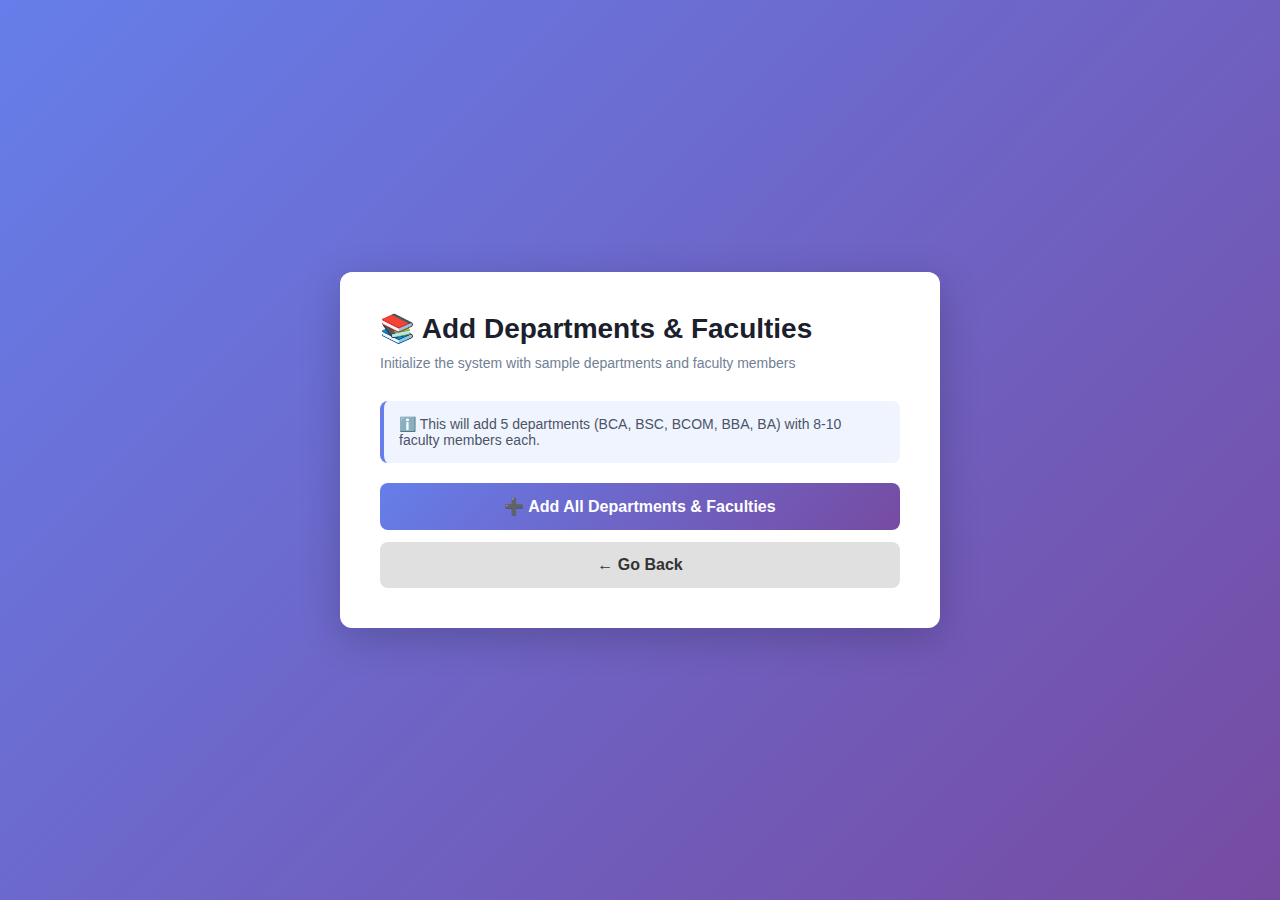
<file: faculty-feedback-system-main/add-departments-faculties.html>
<!DOCTYPE html>
<html lang="en">
<head>
    <meta charset="UTF-8">
    <meta name="viewport" content="width=device-width, initial-scale=1.0">
    <title>Add Departments & Faculties</title>
    <style>
        * {
            margin: 0;
            padding: 0;
            box-sizing: border-box;
        }

        body {
            font-family: 'Segoe UI', Tahoma, Geneva, Verdana, sans-serif;
            background: linear-gradient(135deg, #667eea 0%, #764ba2 100%);
            min-height: 100vh;
            display: flex;
            align-items: center;
            justify-content: center;
            padding: 20px;
        }

        .container {
            background: white;
            padding: 40px;
            border-radius: 12px;
            box-shadow: 0 10px 40px rgba(0, 0, 0, 0.2);
            max-width: 600px;
            width: 100%;
        }

        h1 {
            color: #1a202c;
            margin-bottom: 10px;
            font-size: 28px;
        }

        .subtitle {
            color: #718096;
            margin-bottom: 30px;
            font-size: 14px;
        }

        .button-group {
            display: flex;
            gap: 12px;
            flex-direction: column;
        }

        button {
            padding: 14px 24px;
            border: none;
            border-radius: 8px;
            font-size: 16px;
            font-weight: 600;
            cursor: pointer;
            transition: all 0.3s ease;
            display: flex;
            align-items: center;
            justify-content: center;
            gap: 10px;
        }

        .btn-primary {
            background: linear-gradient(135deg, #667eea 0%, #764ba2 100%);
            color: white;
        }

        .btn-primary:hover {
            transform: translateY(-2px);
            box-shadow: 0 6px 16px rgba(102, 126, 234, 0.3);
        }

        .btn-secondary {
            background: #e0e0e0;
            color: #333;
        }

        .btn-secondary:hover {
            background: #d0d0d0;
        }

        .status {
            margin-top: 30px;
            padding: 20px;
            border-radius: 8px;
            display: none;
        }

        .status.show {
            display: block;
        }

        .status.success {
            background: #d4edda;
            color: #155724;
            border: 1px solid #c3e6cb;
        }

        .status.error {
            background: #f8d7da;
            color: #721c24;
            border: 1px solid #f5c6cb;
        }

        .status h3 {
            margin-bottom: 10px;
            font-size: 16px;
        }

        .status ul {
            margin-left: 20px;
            font-size: 14px;
        }

        .status li {
            margin-bottom: 5px;
        }

        .info-box {
            background: #f0f4ff;
            padding: 15px;
            border-radius: 8px;
            margin-bottom: 20px;
            border-left: 4px solid #667eea;
            font-size: 14px;
            color: #4a5568;
        }
    </style>
</head>
<body>
    <div class="container">
        <h1>📚 Add Departments & Faculties</h1>
        <p class="subtitle">Initialize the system with sample departments and faculty members</p>

        <div class="info-box">
            ℹ️ This will add 5 departments (BCA, BSC, BCOM, BBA, BA) with 8-10 faculty members each.
        </div>

        <div class="button-group">
            <button class="btn-primary" onclick="addDepartmentsAndFaculties()">
                ➕ Add All Departments & Faculties
            </button>
            <button class="btn-secondary" onclick="goBack()">
                ← Go Back
            </button>
        </div>

        <div id="status" class="status"></div>
    </div>

    <script src="js/storage.js"></script>
    <script>
        function addDepartmentsAndFaculties() {
            try {
                const departmentsData = {
                    'BCA': {
                        fullName: 'Bachelor of Computer Applications',
                        faculties: [
                            'Dr. Rajesh Kumar',
                            'Prof. Priya Sharma',
                            'Dr. Amit Patel',
                            'Prof. Neha Singh',
                            'Dr. Vikram Desai',
                            'Prof. Anjali Verma',
                            'Dr. Rohan Gupta',
                            'Prof. Sneha Reddy',
                            'Dr. Arjun Nair'
                        ]
                    },
                    'BSC': {
                        fullName: 'Bachelor of Science',
                        faculties: [
                            'Dr. Suresh Iyer',
                            'Prof. Divya Menon',
                            'Dr. Sanjay Rao',
                            'Prof. Kavya Krishnan',
                            'Dr. Arun Kumar',
                            'Prof. Pooja Saxena',
                            'Dr. Nikhil Sharma',
                            'Prof. Ritika Jain',
                            'Dr. Manoj Singh',
                            'Prof. Shreya Patel'
                        ]
                    },
                    'BCOM': {
                        fullName: 'Bachelor of Commerce',
                        faculties: [
                            'Dr. Ramesh Pillai',
                            'Prof. Anjana Nair',
                            'Dr. Vikram Reddy',
                            'Prof. Swati Gupta',
                            'Dr. Ashok Kumar',
                            'Prof. Meera Sharma',
                            'Dr. Sanjiv Verma',
                            'Prof. Priya Desai'
                        ]
                    },
                    'BBA': {
                        fullName: 'Bachelor of Business Administration',
                        faculties: [
                            'Dr. Harish Kapoor',
                            'Prof. Neelam Singh',
                            'Dr. Ravi Tiwari',
                            'Prof. Deepika Sharma',
                            'Dr. Anil Mishra',
                            'Prof. Sunita Rao',
                            'Dr. Rajiv Nair',
                            'Prof. Anita Verma'
                        ]
                    },
                    'BA': {
                        fullName: 'Bachelor of Arts',
                        faculties: [
                            'Dr. Mohan Lal',
                            'Prof. Geeta Sharma',
                            'Dr. Sunil Pandey',
                            'Prof. Asha Gupta',
                            'Dr. Rajesh Verma',
                            'Prof. Nisha Patel',
                            'Dr. Vikram Singh',
                            'Prof. Priya Nair'
                        ]
                    }
                };

                let totalDepts = 0;
                let totalFaculties = 0;
                const results = [];

                // Add departments and faculties
                for (const [deptName, deptData] of Object.entries(departmentsData)) {
                    const dept = {
                        id: Storage.generateId(),
                        name: deptName,
                        fullName: deptData.fullName,
                        faculties: []
                    };

                    // Add faculties to department
                    deptData.faculties.forEach(facultyName => {
                        const faculty = {
                            id: Storage.generateId(),
                            name: facultyName
                        };
                        dept.faculties.push(faculty);
                        totalFaculties++;
                    });

                    // Save department
                    Storage.saveDepartment(dept);
                    totalDepts++;
                    results.push(`✅ ${deptName} - ${deptData.faculties.length} faculties added`);
                }

                // Show success message
                showStatus('success', 'Departments & Faculties Added Successfully!', results, totalDepts, totalFaculties);

            } catch (error) {
                showStatus('error', 'Error Adding Departments & Faculties', [error.message]);
            }
        }

        function showStatus(type, title, results, depts, faculties) {
            const statusDiv = document.getElementById('status');
            let html = `<h3>${title}</h3><ul>`;
            
            results.forEach(result => {
                html += `<li>${result}</li>`;
            });

            if (depts && faculties) {
                html += `<li style="margin-top: 10px; font-weight: 600;">Total: ${depts} departments, ${faculties} faculties</li>`;
            }

            html += '</ul>';
            statusDiv.innerHTML = html;
            statusDiv.className = `status show ${type}`;
        }

        function goBack() {
            window.location.href = 'admin-dashboard.html';
        }
    </script>
</body>
</html>
</file>
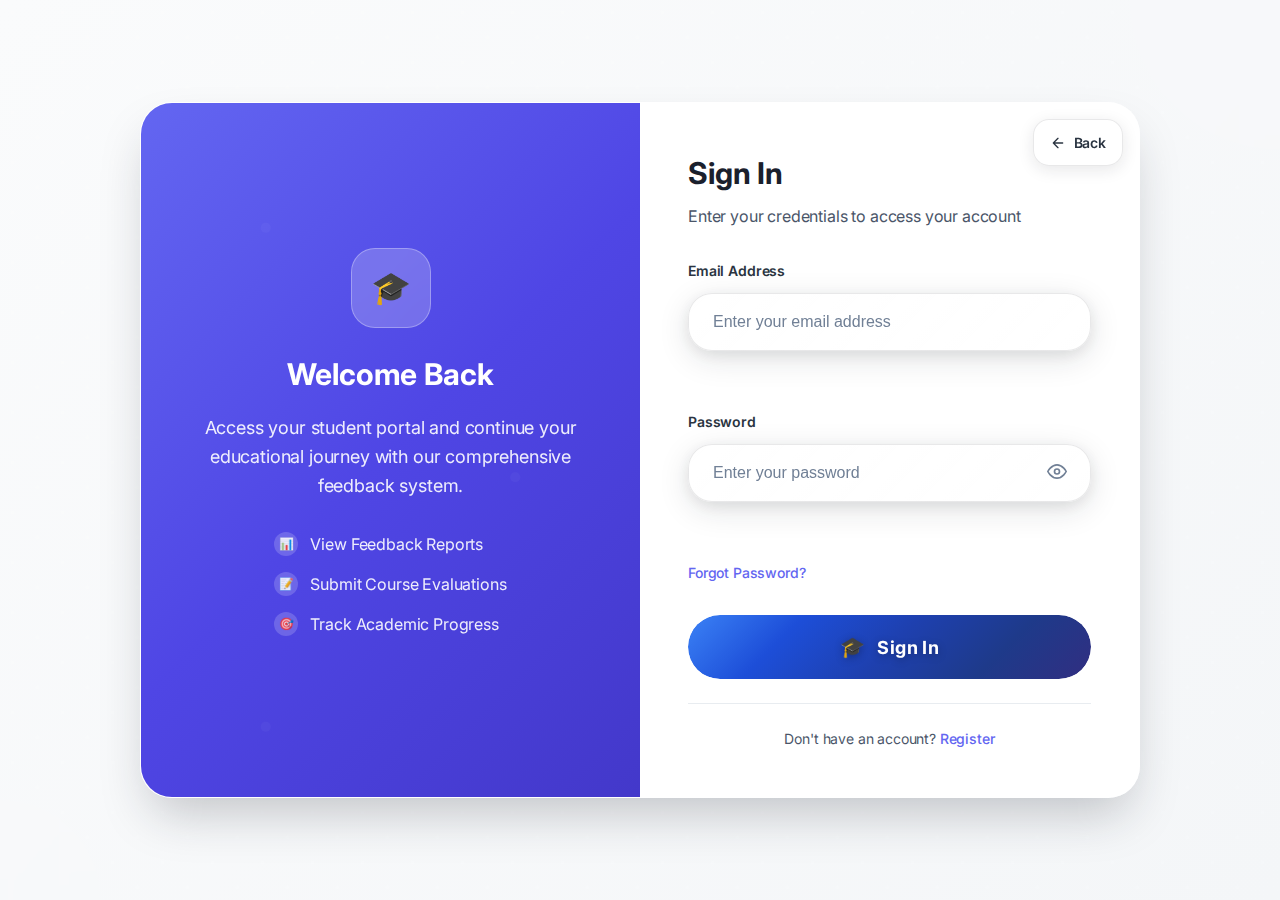
<file: faculty-feedback-system-main/admin-dashboard.html>
<!DOCTYPE html>
<html lang="en">

<head>
    <meta charset="UTF-8">
    <meta name="viewport" content="width=device-width, initial-scale=1.0">
    <title>Admin Dashboard - Faculty Feedback System</title>
    <link rel="stylesheet" href="css/dashboard.css">
    <link rel="stylesheet" href="css/admin.css">
</head>

<body>
    <div class="dashboard-wrapper">
        <!-- Sidebar -->
        <aside class="sidebar admin-sidebar">
            <div class="sidebar-header">
                <h2>🔐 Admin Portal</h2>
            </div>

            <nav class="sidebar-nav">
                <a href="admin-dashboard.html" class="nav-item active">
                    <span class="icon">🏠</span>
                    <span>Dashboard</span>
                </a>
                <a href="manage-faculties.html" class="nav-item">
                    <span class="icon">👨‍💼</span>
                    <span>Manage Faculties</span>
                </a>
                <a href="manage-questions.html" class="nav-item">
                    <span class="icon">❓</span>
                    <span>Manage Questions</span>
                </a>
                <a href="create-survey.html" class="nav-item">
                    <span class="icon">➕</span>
                    <span>Create Survey</span>
                </a>
                <a href="view-feedbacks.html" class="nav-item">
                    <span class="icon">📊</span>
                    <span>View Feedbacks</span>
                </a>
                <a href="visualization.html" class="nav-item">
                    <span class="icon">📈</span>
                    <span>Visualizations</span>
                </a>
                <a href="reset-data.html" class="nav-item">
                    <span class="icon">🔄</span>
                    <span>Reset Data</span>
                </a>
                <a href="#" class="nav-item" onclick="logout()">
                    <span class="icon">🚪</span>
                    <span>Logout</span>
                </a>
            </nav>
        </aside>

        <!-- Main Content -->
        <main class="main-content">
            <!-- Top Bar -->
            <header class="top-bar">
                <div class="welcome-section">
                    <h1>Welcome, <span id="adminName">Admin</span>!</h1>
                    <p>Manage surveys and view student feedback</p>
                </div>
                <div class="user-info">
                    <div class="info-badge admin-badge">
                        <span class="label">Role:</span>
                        <span class="value">Administrator</span>
                    </div>
                    <div class="user-avatar admin-avatar">
                        <span id="userInitials">A</span>
                    </div>
                </div>
            </header>

            <!-- Dashboard Content -->
            <div class="dashboard-content">
                <div class="stats-grid admin-stats">
                    <div class="stat-card stat-surveys">
                        <div class="stat-icon">📋</div>
                        <div class="stat-info">
                            <h3 id="totalSurveys">0</h3>
                            <p>Total Surveys</p>
                            <small id="surveyDetails" style="color: #999; font-size: 12px; margin-top: 8px; display: block;">Active: <span id="activeSurveysCount">0</span> | Inactive: <span id="inactiveSurveysCount">0</span></small>
                        </div>
                    </div>
                    <div class="stat-card stat-responses">
                        <div class="stat-icon">📝</div>
                        <div class="stat-info">
                            <h3 id="totalResponses">0</h3>
                            <p>Total Responses</p>
                            <small id="responseDetails" style="color: #999; font-size: 12px; margin-top: 8px; display: block;">Avg per Survey: <span id="avgResponsesPerSurvey">0</span></small>
                        </div>
                    </div>
                    <div class="stat-card stat-students">
                        <div class="stat-icon">👥</div>
                        <div class="stat-info">
                            <h3 id="totalStudents">0</h3>
                            <p>Registered Students</p>
                            <small id="studentDetails" style="color: #999; font-size: 12px; margin-top: 8px; display: block;">Admins: <span id="totalAdmins">0</span> | Total Users: <span id="totalUsers">0</span></small>
                        </div>
                    </div>
                    <div class="stat-card stat-active">
                        <div class="stat-icon">✨</div>
                        <div class="stat-info">
                            <h3 id="activeSurveys">0</h3>
                            <p>Active Surveys</p>
                            <small id="activeDetails" style="color: #999; font-size: 12px; margin-top: 8px; display: block;">Departments: <span id="totalDepartments">0</span></small>
                        </div>
                    </div>
                </div>

                <div class="admin-actions">
                    <a href="create-survey.html" class="action-card create-action">
                        <div class="action-icon">➕</div>
                        <h3>Create New Survey</h3>
                        <p>Design and publish a new faculty feedback survey</p>
                        <div class="action-arrow">→</div>
                    </a>
                    <a href="view-feedbacks.html" class="action-card view-action">
                        <div class="action-icon">📊</div>
                        <h3>View Feedbacks</h3>
                        <p>Analyze and filter student feedback responses</p>
                        <div class="action-arrow">→</div>
                    </a>
                </div>

                <div class="recent-surveys-section">
                    <div class="section-header">
                        <div class="section-title">
                            <h2>📋 Recent Surveys</h2>
                            <p class="section-subtitle">Latest surveys created in the system</p>
                        </div>
                        <a href="create-survey.html" class="btn btn-primary btn-create-new">
                            <span class="btn-icon">➕</span>
                            <span>Create New</span>
                        </a>
                    </div>
                    <div id="recentSurveysContainer" class="surveys-list">
                        <!-- Recent surveys will be loaded here -->
                    </div>
                </div>
            </div>
        </main>
    </div>

    <script src="js/storage.js"></script>
    <script src="js/auth.js"></script>
    <script src="js/mobile-nav.js"></script>
    <script src="js/micro-interactions.js"></script>
    <script src="js/admin-dashboard.js"></script>
</body>

</html>
</file>
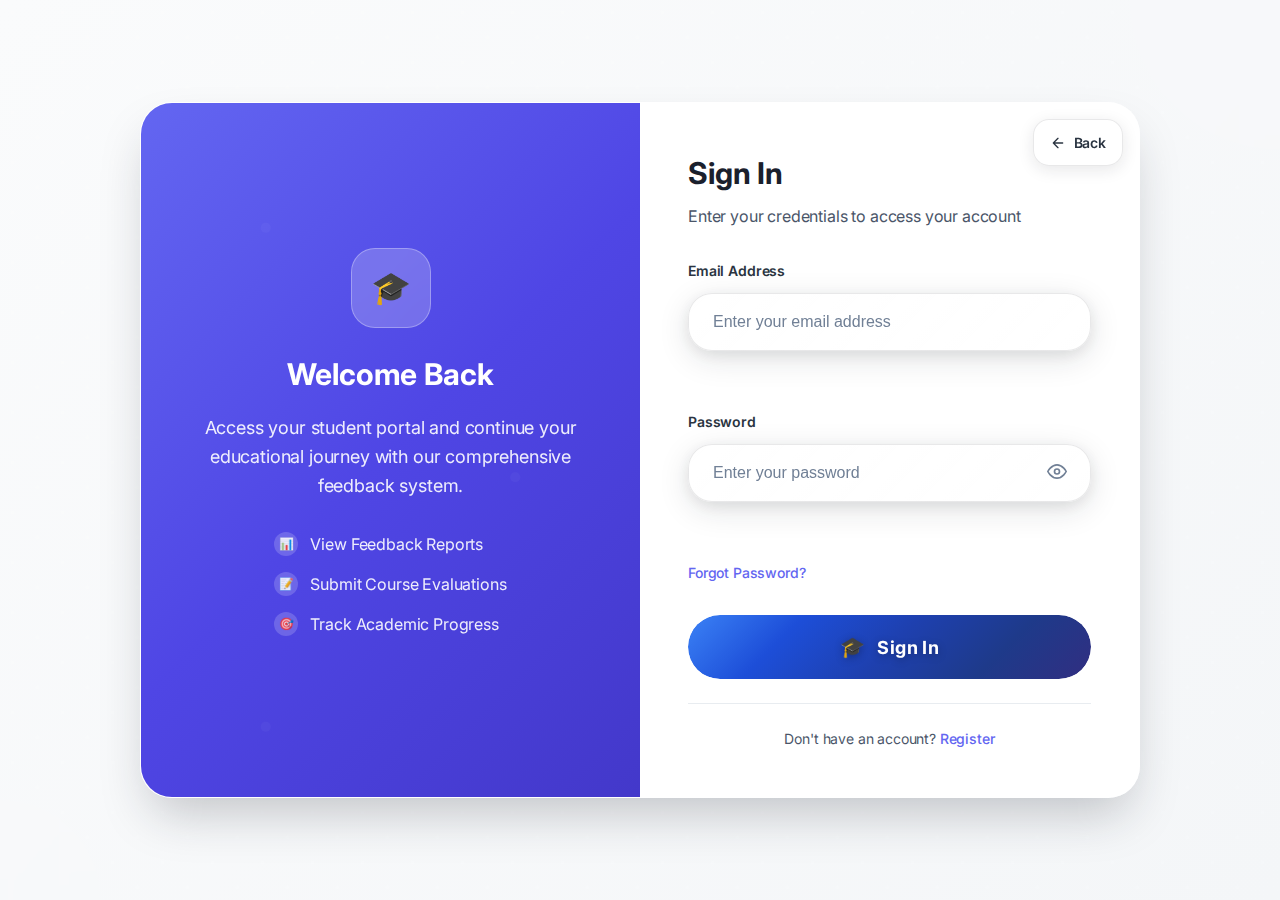
<file: faculty-feedback-system-main/create-survey.html>
<!DOCTYPE html>
<html lang="en">

<head>
    <meta charset="UTF-8">
    <meta name="viewport" content="width=device-width, initial-scale=1.0">
    <title>Create Survey - Faculty Feedback System</title>
    <link rel="stylesheet" href="css/dashboard.css">
    <link rel="stylesheet" href="css/admin.css">
    <style>
        /* User-Friendly Create Survey Design */

        /* Enhanced Header */
        .top-bar {
            background: linear-gradient(135deg, rgba(124, 58, 237, 0.08) 0%, rgba(109, 40, 217, 0.04) 100%);
            border-bottom: 2px solid rgba(124, 58, 237, 0.2);
            padding: 24px 0;
        }

        .welcome-section {
            display: flex;
            justify-content: space-between;
            align-items: center;
            gap: 30px;
            flex-wrap: wrap;
        }

        .welcome-section > div:first-child {
            flex: 1;
            min-width: 300px;
        }

        .welcome-section h1 {
            background: linear-gradient(135deg, #7c3aed 0%, #6d28d9 100%);
            -webkit-background-clip: text;
            -webkit-text-fill-color: transparent;
            background-clip: text;
            font-size: 28px;
            font-weight: 700;
            margin: 0;
            animation: slideInDown 0.6s ease-out;
        }

        .welcome-section p {
            color: #6b7280;
            font-size: 15px;
            margin: 8px 0 0 0;
            animation: slideInUp 0.6s ease-out 0.1s both;
        }

        @keyframes slideInDown {
            from {
                opacity: 0;
                transform: translateY(-20px);
            }
            to {
                opacity: 1;
                transform: translateY(0);
            }
        }

        @keyframes slideInUp {
            from {
                opacity: 0;
                transform: translateY(20px);
            }
            to {
                opacity: 1;
                transform: translateY(0);
            }
        }

        /* Progress Bar */
        .progress-bar-container {
            width: 100%;
            height: 6px;
            background: #e5e7eb;
            border-radius: 3px;
            overflow: hidden;
            margin-top: 16px;
        }

        .progress-bar-fill {
            height: 100%;
            background: linear-gradient(90deg, #7c3aed 0%, #6d28d9 100%);
            width: 0%;
            transition: width 0.4s cubic-bezier(0.34, 1.56, 0.64, 1);
            border-radius: 3px;
            box-shadow: 0 0 8px rgba(124, 58, 237, 0.5);
        }

        /* Main Content Layout */
        .dashboard-content {
            padding: 24px;
        }

        .form-container {
            max-width: 1000px;
            margin: 0 auto;
        }

        /* Form Sections - Simplified */
        .form-section {
            background: white;
            border: 2px solid #e5e7eb;
            border-radius: 16px;
            padding: 32px;
            margin-bottom: 24px;
            box-shadow: 0 2px 8px rgba(0, 0, 0, 0.05);
            transition: all 0.3s ease;
            animation: fadeInUp 0.6s ease-out forwards;
            opacity: 0;
        }

        .form-section:nth-child(1) { animation-delay: 0s; }
        .form-section:nth-child(2) { animation-delay: 0.1s; }
        .form-section:nth-child(3) { animation-delay: 0.2s; }
        .form-section:nth-child(4) { animation-delay: 0.3s; }

        @keyframes fadeInUp {
            from {
                opacity: 0;
                transform: translateY(20px);
            }
            to {
                opacity: 1;
                transform: translateY(0);
            }
        }

        .form-section:hover {
            border-color: #7c3aed;
            box-shadow: 0 4px 16px rgba(124, 58, 237, 0.1);
        }

        .form-section h3 {
            color: #1f2937;
            font-size: 20px;
            font-weight: 700;
            margin: 0 0 24px 0;
            display: flex;
            align-items: center;
            gap: 12px;
            padding-bottom: 16px;
            border-bottom: 2px solid #f3f4f6;
        }

        .form-section h3::before {
            content: '';
            display: inline-block;
            width: 4px;
            height: 24px;
            background: linear-gradient(135deg, #7c3aed 0%, #6d28d9 100%);
            border-radius: 2px;
        }

        /* Form Group */
        .form-group {
            margin-bottom: 24px;
        }

        .form-group:last-child {
            margin-bottom: 0;
        }

        .form-group label {
            display: block;
            font-size: 14px;
            font-weight: 600;
            color: #374151;
            margin-bottom: 10px;
            transition: color 0.3s ease;
        }

        .form-group input,
        .form-group select {
            width: 100%;
            padding: 14px 16px;
            border: 2px solid #e5e7eb;
            border-radius: 10px;
            font-size: 14px;
            font-weight: 500;
            color: #1f2937;
            background: white;
            transition: all 0.3s ease;
        }

        .form-group input:hover,
        .form-group select:hover {
            border-color: #d1d5db;
            background: #f9fafb;
        }

        .form-group input:focus,
        .form-group select:focus {
            outline: none;
            border-color: #7c3aed;
            box-shadow: 0 0 0 4px rgba(124, 58, 237, 0.1);
            background: white;
        }

        /* Faculties Header */
        .faculties-header {
            display: flex;
            justify-content: space-between;
            align-items: center;
            gap: 20px;
            margin-bottom: 24px;
            flex-wrap: wrap;
        }

        .faculties-title h3 {
            margin: 0 0 8px 0;
            border: none;
            padding: 0;
            display: flex;
            align-items: center;
            gap: 12px;
        }

        .faculties-title h3::before {
            display: none;
        }

        .faculties-subtitle {
            color: #6b7280;
            font-size: 14px;
            margin: 0;
        }

        .faculties-counter {
            background: linear-gradient(135deg, #7c3aed 0%, #6d28d9 100%);
            color: white;
            padding: 8px 16px;
            border-radius: 20px;
            font-size: 13px;
            font-weight: 700;
            box-shadow: 0 2px 8px rgba(124, 58, 237, 0.2);
            white-space: nowrap;
        }

        /* Faculty Grid - User Friendly */
        .faculty-checkbox-container {
            display: grid;
            grid-template-columns: repeat(auto-fill, minmax(240px, 1fr));
            gap: 12px;
        }

        .faculty-list-item {
            background: white;
            border: 2px solid #e5e7eb;
            border-radius: 12px;
            padding: 16px;
            cursor: pointer;
            transition: all 0.3s ease;
            display: flex;
            align-items: center;
            gap: 12px;
            position: relative;
        }

        .faculty-list-item:hover {
            border-color: #7c3aed;
            background: #f9fafb;
            box-shadow: 0 4px 12px rgba(124, 58, 237, 0.1);
            transform: translateY(-2px);
        }

        .faculty-list-item.selected {
            background: linear-gradient(135deg, rgba(124, 58, 237, 0.08) 0%, rgba(109, 40, 217, 0.04) 100%);
            border-color: #7c3aed;
            box-shadow: 0 4px 12px rgba(124, 58, 237, 0.15);
        }

        /* All Departments Card - Full Width */
        .all-departments-card {
            grid-column: 1 / -1 !important;
        }

        .faculty-list-item input[type="checkbox"] {
            width: 20px;
            height: 20px;
            cursor: pointer;
            accent-color: #7c3aed;
            flex-shrink: 0;
        }

        .faculty-item-content {
            flex: 1;
            min-width: 0;
        }

        .faculty-item-name {
            margin: 0;
            font-weight: 600;
            color: #1f2937;
            font-size: 14px;
            display: flex;
            align-items: center;
            gap: 8px;
        }

        .faculty-item-icon {
            font-size: 16px;
        }

        /* Questions Header */
        .questions-header {
            display: flex;
            justify-content: space-between;
            align-items: center;
            gap: 20px;
            margin-bottom: 24px;
            flex-wrap: wrap;
        }

        .questions-title h3 {
            margin: 0 0 8px 0;
            border: none;
            padding: 0;
            display: flex;
            align-items: center;
            gap: 12px;
        }

        .questions-title h3::before {
            display: none;
        }

        .questions-subtitle {
            color: #6b7280;
            font-size: 14px;
            margin: 0;
        }

        .questions-controls {
            display: flex;
            gap: 12px;
            align-items: center;
            flex-wrap: wrap;
        }

        .questions-counter {
            background: linear-gradient(135deg, #7c3aed 0%, #6d28d9 100%);
            color: white;
            padding: 8px 16px;
            border-radius: 20px;
            font-size: 13px;
            font-weight: 700;
            box-shadow: 0 2px 8px rgba(124, 58, 237, 0.2);
            white-space: nowrap;
        }

        /* Questions Filter */
        .questions-filter {
            margin-bottom: 20px;
        }

        .question-search-input {
            width: 100%;
            padding: 12px 16px;
            border: 2px solid #e5e7eb;
            border-radius: 10px;
            font-size: 14px;
            font-weight: 500;
            color: #1f2937;
            background: white;
            transition: all 0.3s ease;
        }

        .question-search-input:hover {
            border-color: #d1d5db;
            background: #f9fafb;
        }

        .question-search-input:focus {
            outline: none;
            border-color: #7c3aed;
            box-shadow: 0 0 0 4px rgba(124, 58, 237, 0.1);
            background: white;
        }

        /* Questions Grid - User Friendly */
        .questions-container {
            display: grid;
            grid-template-columns: repeat(3, 1fr);
            gap: 12px;
            margin-bottom: 20px;
            overflow-x: auto;
            padding-bottom: 12px;
            scroll-behavior: smooth;
            -webkit-overflow-scrolling: touch;
            width: 100%;
            min-width: min-content;
        }

        /* Scrollbar styling */
        .questions-container::-webkit-scrollbar {
            height: 6px;
        }

        .questions-container::-webkit-scrollbar-track {
            background: #f1f1f1;
            border-radius: 3px;
        }

        .questions-container::-webkit-scrollbar-thumb {
            background: #7c3aed;
            border-radius: 3px;
        }

        .questions-container::-webkit-scrollbar-thumb:hover {
            background: #6d28d9;
        }

        .question-item {
            background: white;
            border: 2px solid #e5e7eb;
            border-radius: 12px;
            padding: 16px;
            cursor: pointer;
            transition: all 0.3s ease;
            display: flex;
            flex-direction: row;
            gap: 12px;
            animation: fadeIn 0.4s ease-out;
            position: relative;
        }

        @keyframes fadeIn {
            from {
                opacity: 0;
                transform: scale(0.95);
            }
            to {
                opacity: 1;
                transform: scale(1);
            }
        }

        .question-item:hover {
            border-color: #7c3aed;
            background: #f9fafb;
            box-shadow: 0 4px 12px rgba(124, 58, 237, 0.1);
            transform: translateY(-2px);
        }

        .question-item.selected {
            background: linear-gradient(135deg, rgba(124, 58, 237, 0.08) 0%, rgba(109, 40, 217, 0.04) 100%);
            border-color: #7c3aed;
            box-shadow: 0 4px 12px rgba(124, 58, 237, 0.15);
        }

        .question-item input[type="checkbox"] {
            width: 20px;
            height: 20px;
            cursor: pointer;
            accent-color: #7c3aed;
            flex-shrink: 0;
            margin-top: 0;
            align-self: flex-start;
        }

        .question-content {
            flex: 1;
            min-width: 0;
            display: flex;
            flex-direction: column;
            gap: 6px;
        }

        .question-text {
            margin: 0 0 6px 0;
            font-weight: 600;
            color: #1f2937;
            font-size: 14px;
            line-height: 1.5;
            word-break: break-word;
        }

        .question-meta {
            margin: 0;
            color: #9ca3af;
            font-size: 12px;
        }

        /* Questions Footer */
        .questions-footer {
            padding: 16px;
            background: #f9fafb;
            border-radius: 10px;
            border-left: 4px solid #7c3aed;
        }

        .questions-help {
            margin: 0;
            color: #6b7280;
            font-size: 13px;
        }

        .help-link {
            color: #7c3aed;
            text-decoration: none;
            font-weight: 600;
            transition: all 0.3s ease;
        }

        .help-link:hover {
            text-decoration: underline;
            color: #6d28d9;
        }

        /* Button Styling */
        .btn {
            padding: 12px 24px;
            border: none;
            border-radius: 10px;
            font-size: 14px;
            font-weight: 600;
            cursor: pointer;
            transition: all 0.3s ease;
            display: inline-flex;
            align-items: center;
            gap: 8px;
        }

        .btn-primary {
            background: linear-gradient(135deg, #7c3aed 0%, #6d28d9 100%);
            color: white;
            box-shadow: 0 4px 12px rgba(124, 58, 237, 0.3);
            width: 100%;
            justify-content: center;
        }

        .btn-primary:hover {
            transform: translateY(-2px);
            box-shadow: 0 6px 20px rgba(124, 58, 237, 0.4);
        }

        .btn-primary:active {
            transform: translateY(0);
        }

        .btn-select-all {
            background: linear-gradient(135deg, #7c3aed 0%, #6d28d9 100%);
            color: white;
            padding: 10px 16px;
            font-size: 13px;
            box-shadow: 0 2px 8px rgba(124, 58, 237, 0.2);
        }

        .btn-select-all:hover {
            transform: translateY(-1px);
            box-shadow: 0 4px 12px rgba(124, 58, 237, 0.3);
        }

        /* Empty State */
        .empty-state {
            grid-column: 1 / -1;
            padding: 40px 20px;
            background: #f9fafb;
            border-radius: 12px;
            text-align: center;
            border: 2px dashed #e5e7eb;
        }

        .empty-state p {
            color: #6b7280;
            margin: 8px 0;
            font-size: 14px;
        }

        /* Responsive Design */
        @media (max-width: 1024px) {
            .questions-container {
                grid-template-columns: repeat(2, 1fr);
            }
        }

        @media (max-width: 768px) {
            .welcome-section {
                flex-direction: column;
                gap: 20px;
            }

            .progress-indicator {
                justify-content: center;
            }

            .form-section {
                padding: 20px;
                margin-bottom: 16px;
            }

            .faculties-header,
            .questions-header {
                flex-direction: column;
                gap: 12px;
            }

            .faculty-checkbox-container {
                grid-template-columns: 1fr;
            }

            .questions-container {
                grid-template-columns: repeat(2, 1fr);
                overflow-x: auto;
                -webkit-overflow-scrolling: touch;
            }

            .questions-controls {
                width: 100%;
                justify-content: space-between;
            }
        }

        @media (max-width: 480px) {
            .welcome-section h1 {
                font-size: 20px;
            }

            .welcome-section p {
                font-size: 13px;
            }

            .progress-indicator {
                display: flex;
                gap: 8px;
                overflow-x: auto;
                padding-bottom: 8px;
            }

            .progress-step {
                font-size: 12px;
                padding: 6px 12px;
                flex-shrink: 0;
            }

            .form-section {
                padding: 16px;
                border-radius: 12px;
            }

            .form-section h3 {
                font-size: 16px;
            }

            .btn {
                width: 100%;
                justify-content: center;
            }

            .btn-select-all {
                width: 100%;
                justify-content: center;
            }

            .questions-container {
                grid-template-columns: 1fr;
                overflow-x: auto;
                -webkit-overflow-scrolling: touch;
            }

            .question-item {
                padding: 12px;
            }

            .question-text {
                font-size: 13px;
            }

            .question-meta {
                font-size: 11px;
            }
        }
    </style>
</head>

<body>
    <div class="dashboard-wrapper">
        <!-- Sidebar -->
        <aside class="sidebar admin-sidebar">
            <div class="sidebar-header">
                <h2>🔐 Admin Portal</h2>
            </div>

            <nav class="sidebar-nav">
                <a href="admin-dashboard.html" class="nav-item">
                    <span class="icon">🏠</span>
                    <span>Dashboard</span>
                </a>
                <a href="manage-faculties.html" class="nav-item">
                    <span class="icon">👨‍💼</span>
                    <span>Manage Faculties</span>
                </a>
                <a href="manage-questions.html" class="nav-item">
                    <span class="icon">❓</span>
                    <span>Manage Questions</span>
                </a>
                <a href="create-survey.html" class="nav-item active">
                    <span class="icon">➕</span>
                    <span>Create Survey</span>
                </a>
                <a href="visualization.html" class="nav-item">
                    <span class="icon">📈</span>
                    <span>Visualizations</span>
                </a>
                <a href="faculty-performance.html" class="nav-item">
                    <span class="icon">👨‍🏫</span>
                    <span>Faculty Performance</span>
                </a>
                <a href="reset-data.html" class="nav-item">
                    <span class="icon">🔄</span>
                    <span>Reset Data</span>
                </a>
                <a href="#" class="nav-item" onclick="logout()">
                    <span class="icon">🚪</span>
                    <span>Logout</span>
                </a>
            </nav>
        </aside>

        <!-- Main Content -->
        <main class="main-content">
            <!-- Top Bar -->
            <header class="top-bar">
                <div class="welcome-section">
                    <div>
                        <h1>Create New Survey</h1>
                        <p>Design a faculty feedback survey for students</p>
                        <div class="progress-bar-container">
                            <div class="progress-bar-fill" id="progressBarFill"></div>
                        </div>
                    </div>
                </div>
            </header>

            <!-- Form Content -->
            <div class="dashboard-content">
                <div class="form-container">
                    <div id="alertMessage" class="alert"></div>

                    <form id="createSurveyForm">
                        <!-- Basic Information -->
                        <div class="form-section">
                            <h3>📋 Select Department</h3>
                            <div class="form-group">
                                <label for="department">Department / Class</label>
                                <select id="department" name="department" onchange="loadFaculties()" required>
                                    <option value="">Select Department</option>
                                    <option value="ALL">ALL Departments</option>
                                </select>
                            </div>
                        </div>

                        <!-- Department and Faculties Section -->
                        <div class="form-section">
                            <div class="faculties-header">
                                <div class="faculties-title">
                                    <h3>👨‍🏫 Select Faculties</h3>
                                    <p class="faculties-subtitle">Choose faculty members for this survey</p>
                                </div>
                                <span class="faculties-counter">
                                    <span id="selectedFacultiesCount">0</span> faculty member(s)
                                </span>
                            </div>
                            <div id="facultyCheckboxContainer" class="faculty-checkbox-container">
                                <!-- Faculties will be loaded here -->
                            </div>
                        </div>

                        <!-- Questions Section -->
                        <div class="form-section">
                            <div class="questions-header">
                                <div class="questions-title">
                                    <h3>❓ Select Questions</h3>
                                    <p class="questions-subtitle">Choose questions for this survey</p>
                                </div>
                                <div class="questions-controls">
                                    <button type="button" class="btn btn-select-all" onclick="toggleSelectAllQuestions()" title="Select or deselect all questions">
                                        <span class="select-all-icon">☑️</span>
                                        <span class="select-all-text">Select All</span>
                                    </button>
                                    <span class="questions-counter">
                                        <span id="selectedCount">0</span> / <span id="totalCount">0</span> selected
                                    </span>
                                </div>
                            </div>

                            <div class="questions-filter">
                                <input type="text" id="questionSearch" placeholder="🔍 Search questions..." class="question-search-input">
                            </div>

                            <div id="questionsContainer" class="questions-container">
                                <!-- Questions will be loaded here -->
                            </div>

                            <div class="questions-footer">
                                <p class="questions-help">
                                    💡 <a href="manage-questions.html" class="help-link">Create new questions</a> from the Manage Questions section.
                                </p>
                            </div>
                        </div>

                        <!-- Submit Section -->
                        <div class="form-section">
                            <button type="submit" class="btn btn-primary" style="width: 100%;">Create Survey</button>
                        </div>
                    </form>
                </div>
            </div>
        </main>
    </div>

    <script src="js/storage.js"></script>
    <script src="js/auth.js"></script>
    <script src="js/mobile-nav.js"></script>
    <script src="js/create-survey.js"></script>
</body>

</html>
</file>
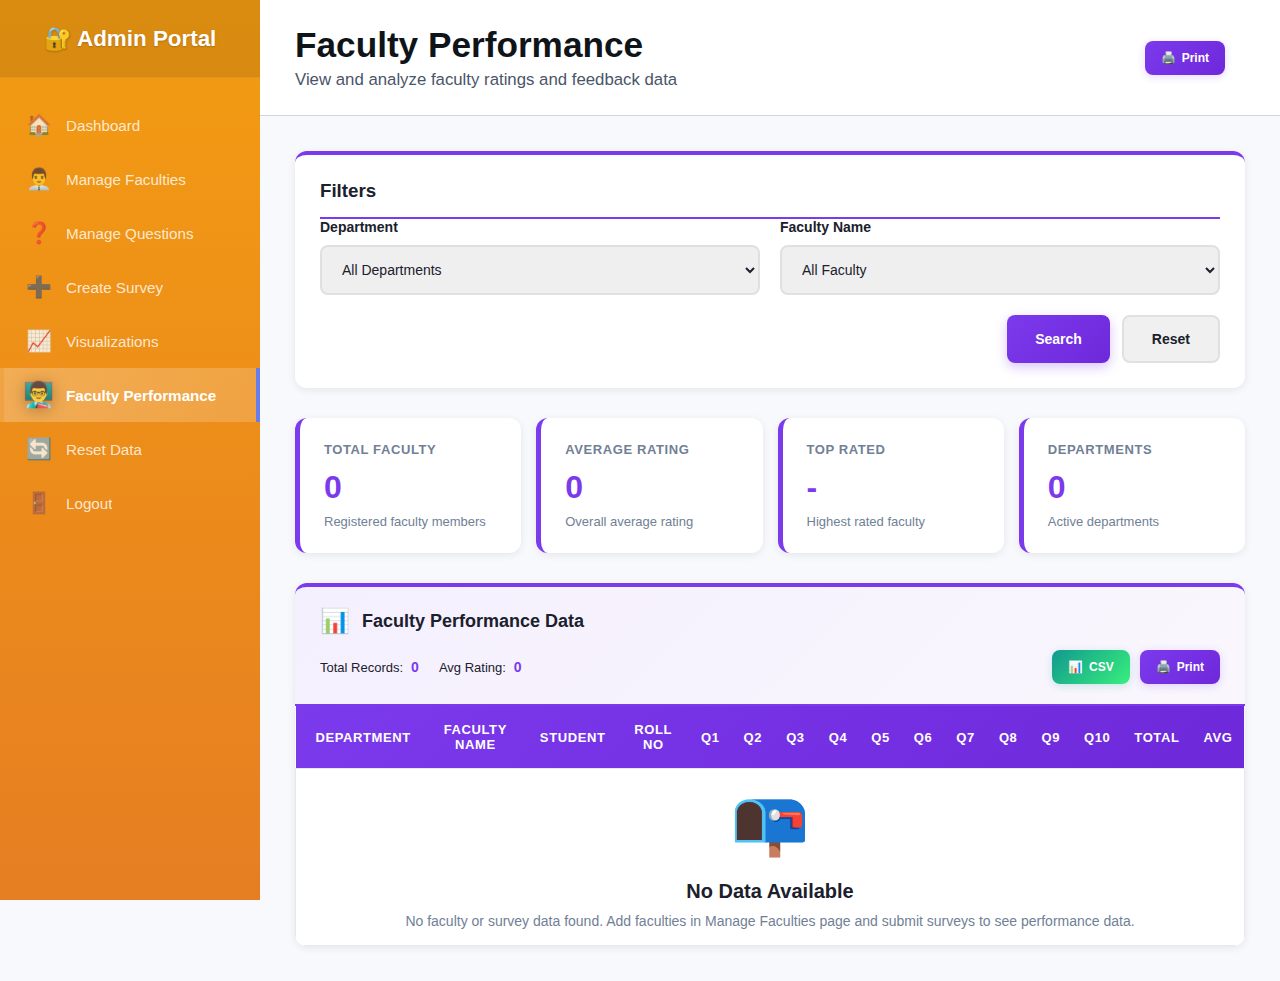
<file: faculty-feedback-system-main/faculty-performance.html>
<!DOCTYPE html>
<html lang="en">

<head>
    <meta charset="UTF-8">
    <meta name="viewport" content="width=device-width, initial-scale=1.0">
    <title>Faculty Performance - Faculty Feedback System</title>
    <link rel="stylesheet" href="css/dashboard.css">
    <link rel="stylesheet" href="css/admin.css">
    <style>
        /* Faculty Performance Page Styles */
        .performance-container {
            max-width: 1400px;
            margin: 0 auto;
        }

        .filters-section {
            background: white;
            padding: 25px;
            border-radius: 12px;
            margin-bottom: 30px;
            box-shadow: 0 2px 8px rgba(0, 0, 0, 0.08);
            border-top: 4px solid #7c3aed;
        }

        .filters-grid {
            display: grid;
            grid-template-columns: repeat(auto-fit, minmax(250px, 1fr));
            gap: 20px;
            margin-bottom: 20px;
        }

        .filter-group {
            display: flex;
            flex-direction: column;
        }

        .filter-group label {
            font-weight: 700;
            color: #1a202c;
            margin-bottom: 10px;
            font-size: 14px;
        }

        .filter-group input,
        .filter-group select {
            padding: 14px 16px;
            border: 2px solid #e0e0e0;
            border-radius: 8px;
            font-size: 14px;
            transition: all 0.3s ease;
            color: #1a202c;
            font-weight: 500;
        }

        .filter-group input:focus,
        .filter-group select:focus {
            outline: none;
            border-color: #7c3aed;
            box-shadow: 0 0 0 3px rgba(124, 58, 237, 0.1);
        }

        .filter-buttons {
            display: flex;
            gap: 12px;
            justify-content: flex-end;
            flex-wrap: wrap;
        }

        .btn-search {
            background: linear-gradient(135deg, #7c3aed 0%, #6d28d9 100%);
            color: white;
            padding: 14px 28px;
            border: none;
            border-radius: 8px;
            cursor: pointer;
            font-weight: 700;
            font-size: 14px;
            transition: all 0.3s ease;
            box-shadow: 0 4px 12px rgba(124, 58, 237, 0.3);
        }

        .btn-search:hover {
            transform: translateY(-2px);
            box-shadow: 0 6px 16px rgba(124, 58, 237, 0.4);
        }

        .btn-reset {
            background: #f0f0f0;
            color: #1a202c;
            padding: 14px 28px;
            border: 2px solid #e0e0e0;
            border-radius: 8px;
            cursor: pointer;
            font-weight: 700;
            font-size: 14px;
            transition: all 0.3s ease;
        }

        .btn-reset:hover {
            background: #e0e0e0;
            border-color: #7c3aed;
        }

        .performance-table-container {
            background: white;
            border-radius: 12px;
            box-shadow: 0 2px 8px rgba(0, 0, 0, 0.08);
            overflow-x: auto;
            border-top: 4px solid #7c3aed;
        }

        .table-header {
            padding: 20px 25px;
            background: linear-gradient(135deg, rgba(124, 58, 237, 0.08) 0%, rgba(109, 40, 217, 0.04) 100%);
            border-bottom: 2px solid #7c3aed;
            display: flex;
            justify-content: space-between;
            align-items: center;
            flex-wrap: wrap;
            gap: 15px;
        }

        .table-header-left {
            display: flex;
            align-items: center;
            gap: 12px;
        }

        .table-header h3 {
            margin: 0;
            color: #1a202c;
            font-size: 18px;
            font-weight: 700;
        }

        .table-header-info {
            display: flex;
            gap: 20px;
            flex-wrap: wrap;
        }

        .table-header-actions {
            display: flex;
            gap: 10px;
            align-items: center;
        }

        .btn-print {
            background: linear-gradient(135deg, #7c3aed 0%, #6d28d9 100%);
            color: white;
            border: none;
            padding: 10px 16px;
            border-radius: 8px;
            cursor: pointer;
            font-weight: 600;
            font-size: 12px;
            transition: all 0.3s ease;
            box-shadow: 0 2px 8px rgba(124, 58, 237, 0.2);
            display: flex;
            align-items: center;
            gap: 6px;
            position: relative;
            overflow: hidden;
        }

        .btn-print::before {
            content: '';
            position: absolute;
            top: 0;
            left: -100%;
            width: 100%;
            height: 100%;
            background: linear-gradient(90deg, transparent, rgba(255, 255, 255, 0.2), transparent);
            transition: left 0.5s ease;
        }

        .btn-print:hover::before {
            left: 100%;
        }

        .btn-print:hover {
            transform: translateY(-2px);
            box-shadow: 0 4px 12px rgba(124, 58, 237, 0.3);
        }

        .btn-print:active {
            transform: translateY(0);
            box-shadow: 0 2px 6px rgba(124, 58, 237, 0.2);
        }

        .btn-csv {
            background: linear-gradient(135deg, #11998e 0%, #38ef7d 100%);
            color: white;
            border: none;
            padding: 10px 16px;
            border-radius: 8px;
            cursor: pointer;
            font-weight: 600;
            font-size: 12px;
            transition: all 0.3s ease;
            box-shadow: 0 2px 8px rgba(17, 153, 142, 0.2);
            display: flex;
            align-items: center;
            gap: 6px;
            position: relative;
            overflow: hidden;
        }

        .btn-csv::before {
            content: '';
            position: absolute;
            top: 0;
            left: -100%;
            width: 100%;
            height: 100%;
            background: linear-gradient(90deg, transparent, rgba(255, 255, 255, 0.2), transparent);
            transition: left 0.5s ease;
        }

        .btn-csv:hover::before {
            left: 100%;
        }

        .btn-csv:hover {
            transform: translateY(-2px);
            box-shadow: 0 4px 12px rgba(17, 153, 142, 0.3);
        }

        .btn-csv:active {
            transform: translateY(0);
            box-shadow: 0 2px 6px rgba(17, 153, 142, 0.2);
        }

        @media print {
            .filters-section,
            .stats-summary,
            .table-header-actions,
            .btn-print,
            .sidebar,
            .top-bar,
            .dashboard-wrapper > * {
                display: none !important;
            }

            .performance-table-container {
                box-shadow: none;
                border: none;
            }

            .performance-table {
                font-size: 11px;
            }

            .performance-table th,
            .performance-table td {
                padding: 8px 6px;
                border: 1px solid #333;
            }

            .performance-table thead {
                background: #f0f0f0 !important;
                color: #000 !important;
            }

            .performance-table tbody tr:hover {
                background: white !important;
            }

            .main-content {
                margin: 0;
                padding: 20px;
            }

            .dashboard-content {
                margin: 0;
                padding: 0;
            }

            .performance-container {
                max-width: 100%;
                margin: 0;
            }

            body {
                background: white;
            }

            .performance-table-container {
                page-break-inside: avoid;
            }
        }

        .header-stat {
            display: flex;
            align-items: center;
            gap: 8px;
            font-size: 13px;
            color: #1a202c;
            font-weight: 500;
        }

        .header-stat-value {
            font-weight: 700;
            color: #7c3aed;
            font-size: 14px;
        }

        .performance-table {
            width: 100%;
            border-collapse: collapse;
        }

        .performance-table thead {
            background: linear-gradient(135deg, #7c3aed 0%, #6d28d9 100%);
            color: white;
        }

        .performance-table th {
            padding: 16px 12px;
            text-align: center;
            font-weight: 700;
            font-size: 13px;
            text-transform: uppercase;
            letter-spacing: 0.6px;
        }

        .performance-table th:first-child {
            text-align: left;
            padding-left: 20px;
        }

        .performance-table tbody tr {
            border-bottom: 1px solid #e8e8e8;
            transition: all 0.3s ease;
        }

        .performance-table tbody tr:hover {
            background: linear-gradient(135deg, rgba(124, 58, 237, 0.08) 0%, rgba(109, 40, 217, 0.04) 100%);
        }

        .performance-table td {
            padding: 16px 12px;
            font-size: 14px;
            color: #1a202c;
            text-align: center;
            font-weight: 500;
            background: white;
            border: 1px solid #e8e8e8;
        }

        .dept-cell {
            text-align: left;
            padding-left: 20px;
            font-weight: 700;
            color: #7c3aed;
            font-size: 14px;
            background: white;
            border: 1px solid #e8e8e8;
        }

        .rating-cell {
            text-align: center;
            font-weight: 700;
            font-size: 14px;
            padding: 12px 8px;
            background: white;
            border: 1px solid #e8e8e8;
        }

        .rating-cell.high {
            color: #059669;
            background: rgba(5, 150, 105, 0.12);
            border: 1px solid rgba(5, 150, 105, 0.3);
            border-radius: 6px;
        }

        .rating-cell.medium {
            color: #d97706;
            background: rgba(217, 119, 6, 0.12);
            border: 1px solid rgba(217, 119, 6, 0.3);
            border-radius: 6px;
        }

        .rating-cell.low {
            color: #dc2626;
            background: rgba(220, 38, 38, 0.12);
            border: 1px solid rgba(220, 38, 38, 0.3);
            border-radius: 6px;
        }

        .total-cell {
            font-weight: 700;
            color: #1a202c;
            background: white;
            border: 2px solid #e0e0e0;
            border-radius: 6px;
            font-size: 14px;
        }

        .avg-cell {
            font-weight: 700;
            color: #1a202c;
            background: white;
            border: 2px solid #e0e0e0;
            border-radius: 6px;
            font-size: 14px;
        }

        .avg-row {
            background: white;
            font-weight: 700;
            border-top: 3px solid #7c3aed;
        }

        .avg-row td {
            color: #1a202c;
            padding: 18px 12px;
            font-size: 14px;
            background: white;
            border: 1px solid #e8e8e8;
        }

        .avg-row .dept-cell {
            color: #7c3aed;
            font-size: 15px;
            font-weight: 700;
            background: white;
            border: 1px solid #e8e8e8;
        }

        .avg-row .avg-cell {
            color: #1a202c;
            background: white;
            border: 2px solid #e0e0e0;
        }

        .empty-state {
            text-align: center;
            padding: 60px 20px;
            color: #718096;
        }

        .empty-state-icon {
            font-size: 64px;
            margin-bottom: 20px;
        }

        .empty-state h3 {
            color: #1a202c;
            margin: 0 0 10px 0;
            font-size: 20px;
            font-weight: 700;
        }

        .empty-state p {
            margin: 0;
            font-size: 14px;
            color: #718096;
        }

        .stats-summary {
            display: grid;
            grid-template-columns: repeat(auto-fit, minmax(200px, 1fr));
            gap: 15px;
            margin-bottom: 30px;
        }

        .summary-card {
            background: white;
            padding: 24px;
            border-radius: 12px;
            border-left: 5px solid #7c3aed;
            box-shadow: 0 2px 8px rgba(0, 0, 0, 0.08);
            transition: all 0.3s ease;
        }

        .summary-card:hover {
            transform: translateY(-2px);
            box-shadow: 0 4px 12px rgba(0, 0, 0, 0.12);
            border-left-color: #6d28d9;
        }

        .summary-card h4 {
            color: #718096;
            font-size: 13px;
            font-weight: 700;
            text-transform: uppercase;
            margin: 0 0 12px 0;
            letter-spacing: 0.6px;
        }

        .summary-card .value {
            font-size: 32px;
            font-weight: 800;
            color: #7c3aed;
            margin: 0 0 8px 0;
        }

        .summary-card .subtext {
            font-size: 13px;
            color: #718096;
            margin: 0;
            font-weight: 500;
        }

        /* Responsive Design */
        @media (max-width: 1024px) {
            .performance-container {
                max-width: 100%;
                padding: 0 15px;
            }

            .filters-section {
                padding: 20px;
                margin-bottom: 25px;
            }

            .filters-grid {
                grid-template-columns: repeat(auto-fit, minmax(200px, 1fr));
                gap: 15px;
            }

            .table-header {
                padding: 15px 20px;
                flex-direction: column;
                align-items: flex-start;
            }

            .table-header-info {
                width: 100%;
                gap: 15px;
            }

            .performance-table th,
            .performance-table td {
                padding: 12px 8px;
                font-size: 12px;
            }

            .performance-table th:first-child {
                padding-left: 12px;
            }

            .dept-cell {
                padding-left: 12px;
                font-size: 12px;
            }

            .stats-summary {
                grid-template-columns: repeat(2, 1fr);
                gap: 12px;
            }

            .summary-card {
                padding: 18px;
            }

            .summary-card .value {
                font-size: 28px;
            }

            .summary-card h4 {
                font-size: 12px;
            }
        }

        @media (max-width: 768px) {
            .performance-container {
                padding: 0 10px;
            }

            .filters-section {
                padding: 15px;
                margin-bottom: 20px;
                border-radius: 8px;
            }

            .filters-grid {
                grid-template-columns: 1fr;
                gap: 12px;
                margin-bottom: 15px;
            }

            .filter-group label {
                font-size: 13px;
                margin-bottom: 8px;
            }

            .filter-group input,
            .filter-group select {
                padding: 12px 14px;
                font-size: 13px;
            }

            .filter-buttons {
                justify-content: stretch;
                gap: 10px;
            }

            .btn-search,
            .btn-reset {
                flex: 1;
                padding: 12px 16px;
                font-size: 13px;
            }

            .performance-table-container {
                border-radius: 8px;
                overflow-x: auto;
                -webkit-overflow-scrolling: touch;
            }

            .performance-table {
                font-size: 11px;
                min-width: 900px;
            }

            .performance-table th,
            .performance-table td {
                padding: 10px 6px;
                font-size: 11px;
            }

            .performance-table th {
                font-size: 10px;
                letter-spacing: 0.3px;
            }

            .dept-cell {
                padding-left: 10px;
                font-size: 11px;
            }

            .table-header {
                padding: 12px 15px;
                flex-direction: column;
                align-items: flex-start;
                gap: 10px;
            }

            .table-header-left {
                width: 100%;
                gap: 8px;
            }

            .table-header h3 {
                font-size: 16px;
            }

            .table-header-info {
                width: 100%;
                gap: 12px;
                font-size: 12px;
            }

            .header-stat {
                font-size: 12px;
            }

            .header-stat-value {
                font-size: 13px;
            }

            .stats-summary {
                grid-template-columns: repeat(2, 1fr);
                gap: 10px;
                margin-bottom: 20px;
            }

            .summary-card {
                padding: 15px;
                border-radius: 8px;
            }

            .summary-card h4 {
                font-size: 11px;
                margin-bottom: 8px;
            }

            .summary-card .value {
                font-size: 24px;
                margin-bottom: 6px;
            }

            .summary-card .subtext {
                font-size: 11px;
            }

            .empty-state {
                padding: 40px 15px;
            }

            .empty-state-icon {
                font-size: 48px;
                margin-bottom: 15px;
            }

            .empty-state h3 {
                font-size: 18px;
                margin-bottom: 8px;
            }

            .empty-state p {
                font-size: 13px;
            }
        }

        @media (max-width: 480px) {
            .performance-container {
                padding: 0 8px;
            }

            .filters-section {
                padding: 12px;
                margin-bottom: 15px;
                border-radius: 6px;
            }

            .filters-section h3 {
                font-size: 14px;
                margin-bottom: 12px;
            }

            .filters-grid {
                grid-template-columns: 1fr;
                gap: 10px;
                margin-bottom: 12px;
            }

            .filter-group label {
                font-size: 12px;
                margin-bottom: 6px;
            }

            .filter-group input,
            .filter-group select {
                padding: 10px 12px;
                font-size: 12px;
                border-radius: 6px;
            }

            .filter-buttons {
                flex-direction: column;
                gap: 8px;
            }

            .btn-search,
            .btn-reset {
                width: 100%;
                padding: 11px 14px;
                font-size: 12px;
                border-radius: 6px;
            }

            .performance-table-container {
                border-radius: 6px;
                overflow-x: auto;
                -webkit-overflow-scrolling: touch;
                margin-bottom: 15px;
            }

            .performance-table {
                font-size: 10px;
                min-width: 800px;
            }

            .performance-table th,
            .performance-table td {
                padding: 8px 4px;
                font-size: 10px;
            }

            .performance-table th {
                font-size: 9px;
                letter-spacing: 0.2px;
                padding: 8px 3px;
            }

            .dept-cell {
                padding-left: 8px;
                font-size: 10px;
            }

            .rating-cell {
                padding: 8px 4px;
                font-size: 10px;
            }

            .total-cell,
            .avg-cell {
                padding: 8px 4px;
                font-size: 10px;
            }

            .table-header {
                padding: 10px 12px;
                flex-direction: column;
                align-items: flex-start;
                gap: 8px;
            }

            .table-header-left {
                width: 100%;
                gap: 6px;
            }

            .table-header-left span {
                font-size: 18px;
            }

            .table-header h3 {
                font-size: 14px;
            }

            .table-header-info {
                width: 100%;
                gap: 10px;
                font-size: 11px;
                flex-wrap: wrap;
            }

            .header-stat {
                font-size: 11px;
            }

            .header-stat-value {
                font-size: 12px;
            }

            .stats-summary {
                grid-template-columns: 1fr;
                gap: 10px;
                margin-bottom: 15px;
            }

            .summary-card {
                padding: 12px;
                border-radius: 6px;
                border-left: 4px solid #7c3aed;
            }

            .summary-card h4 {
                font-size: 10px;
                margin-bottom: 6px;
            }

            .summary-card .value {
                font-size: 20px;
                margin-bottom: 4px;
            }

            .summary-card .subtext {
                font-size: 10px;
            }

            .empty-state {
                padding: 30px 12px;
            }

            .empty-state-icon {
                font-size: 40px;
                margin-bottom: 12px;
            }

            .empty-state h3 {
                font-size: 16px;
                margin-bottom: 6px;
            }

            .empty-state p {
                font-size: 12px;
            }

            .avg-row td {
                padding: 10px 4px;
                font-size: 10px;
            }
        }

        @media (max-width: 360px) {
            .performance-table {
                min-width: 700px;
                font-size: 9px;
            }

            .performance-table th,
            .performance-table td {
                padding: 6px 3px;
                font-size: 9px;
            }

            .performance-table th {
                font-size: 8px;
                padding: 6px 2px;
            }

            .btn-search,
            .btn-reset {
                padding: 10px 12px;
                font-size: 11px;
            }

            .summary-card .value {
                font-size: 18px;
            }
        }
    </style>
</head>

<body>
    <div class="dashboard-wrapper">
        <!-- Sidebar -->
        <aside class="sidebar admin-sidebar">
            <div class="sidebar-header">
                <h2>🔐 Admin Portal</h2>
            </div>

            <nav class="sidebar-nav">
                <a href="admin-dashboard.html" class="nav-item">
                    <span class="icon">🏠</span>
                    <span>Dashboard</span>
                </a>
                <a href="manage-faculties.html" class="nav-item">
                    <span class="icon">👨‍💼</span>
                    <span>Manage Faculties</span>
                </a>
                <a href="manage-questions.html" class="nav-item">
                    <span class="icon">❓</span>
                    <span>Manage Questions</span>
                </a>
                <a href="create-survey.html" class="nav-item">
                    <span class="icon">➕</span>
                    <span>Create Survey</span>
                </a>
                <a href="visualization.html" class="nav-item">
                    <span class="icon">📈</span>
                    <span>Visualizations</span>
                </a>
                <a href="faculty-performance.html" class="nav-item active">
                    <span class="icon">👨‍🏫</span>
                    <span>Faculty Performance</span>
                </a>
                <a href="reset-data.html" class="nav-item">
                    <span class="icon">🔄</span>
                    <span>Reset Data</span>
                </a>
                <a href="#" class="nav-item" onclick="logout()">
                    <span class="icon">🚪</span>
                    <span>Logout</span>
                </a>
            </nav>
        </aside>

        <!-- Main Content -->
        <main class="main-content">
            <!-- Top Bar -->
            <header class="top-bar">
                <div class="welcome-section">
                    <h1>Faculty Performance</h1>
                    <p>View and analyze faculty ratings and feedback data</p>
                </div>
                <button class="btn-print" onclick="printPerformanceTable()" title="Print performance report" style="margin-right: 20px;">
                    <span>🖨️</span>
                    <span>Print</span>
                </button>
            </header>

            <!-- Dashboard Content -->
            <div class="dashboard-content">
                <div class="performance-container">
                    <div id="alertMessage" class="alert"></div>

                    <!-- Filters Section (FIRST) -->
                    <div class="filters-section">
                        <h3 style="margin-top: 0; color: #1a202c; border-bottom: 2px solid #7c3aed; padding-bottom: 15px;">Filters</h3>
                        <div class="filters-grid">
                            <div class="filter-group">
                                <label for="deptFilter">Department</label>
                                <select id="deptFilter" onchange="applyFilters()">
                                    <option value="">All Departments</option>
                                </select>
                            </div>
                            <div class="filter-group">
                                <label for="facultyNameFilter">Faculty Name</label>
                                <select id="facultyNameFilter" onchange="applyFilters()">
                                    <option value="">All Faculty</option>
                                </select>
                            </div>
                        </div>
                        <div class="filter-buttons">
                            <button class="btn-search" onclick="applyFilters()">Search</button>
                            <button class="btn-reset" onclick="resetFilters()">Reset</button>
                        </div>
                    </div>

                    <!-- Summary Stats -->
                    <div class="stats-summary">
                        <div class="summary-card">
                            <h4>Total Faculty</h4>
                            <p class="value" id="totalFacultyCount">0</p>
                            <p class="subtext">Registered faculty members</p>
                        </div>
                        <div class="summary-card">
                            <h4>Average Rating</h4>
                            <p class="value" id="avgRating">0</p>
                            <p class="subtext">Overall average rating</p>
                        </div>
                        <div class="summary-card">
                            <h4>Top Rated</h4>
                            <p class="value" id="topRated">-</p>
                            <p class="subtext">Highest rated faculty</p>
                        </div>
                        <div class="summary-card">
                            <h4>Departments</h4>
                            <p class="value" id="totalDepts">0</p>
                            <p class="subtext">Active departments</p>
                        </div>
                    </div>

                    <!-- Performance Table -->
                    <div class="performance-table-container">
                        <div class="table-header">
                            <div class="table-header-left">
                                <span style="font-size: 24px;">📊</span>
                                <h3>Faculty Performance Data</h3>
                            </div>
                            <div style="display: flex; gap: 20px; align-items: center; flex-wrap: wrap; width: 100%; justify-content: space-between;">
                                <div class="table-header-info">
                                    <div class="header-stat">
                                        <span>Total Records:</span>
                                        <span class="header-stat-value" id="headerTotalRecords">0</span>
                                    </div>
                                    <div class="header-stat">
                                        <span>Avg Rating:</span>
                                        <span class="header-stat-value" id="headerAvgRating">0</span>
                                    </div>
                                </div>
                                <div class="table-header-actions">
                                    <button class="btn-csv" onclick="exportPerformanceToCSV()" title="Export to CSV">
                                        <span>📊</span>
                                        <span>CSV</span>
                                    </button>
                                    <button class="btn-print" onclick="printPerformanceTable()" title="Print performance report">
                                        <span>🖨️</span>
                                        <span>Print</span>
                                    </button>
                                </div>
                            </div>
                        </div>
                        <table class="performance-table" id="performanceTable">
                            <thead>
                                <tr>
                                    <th>Department</th>
                                    <th>Faculty Name</th>
                                    <th>Student</th>
                                    <th>Roll No</th>
                                    <th>Q1</th>
                                    <th>Q2</th>
                                    <th>Q3</th>
                                    <th>Q4</th>
                                    <th>Q5</th>
                                    <th>Q6</th>
                                    <th>Q7</th>
                                    <th>Q8</th>
                                    <th>Q9</th>
                                    <th>Q10</th>
                                    <th>Total</th>
                                    <th>Avg</th>
                                </tr>
                            </thead>
                            <tbody id="performanceTableBody">
                                <tr>
                                    <td colspan="16" class="empty-state">
                                        <div class="empty-state-icon">📭</div>
                                        <h3>No Data Available</h3>
                                        <p>No faculty or survey data found. Use filters to search or load sample data.</p>
                                    </td>
                                </tr>
                            </tbody>
                        </table>
                    </div>
                </div>
            </div>
        </main>
    </div>

    <script src="js/storage.js"></script>
    <script src="js/auth.js"></script>
    <script src="js/mobile-nav.js"></script>
    <script>
        // Load faculty performance data from storage
        let facultyPerformanceData = [];

        function loadFacultyPerformanceData() {
            facultyPerformanceData = [];
            
            // Get all departments and faculties
            const departments = Storage.getDepartments() || [];
            let feedbacks = Storage.getFeedbacks() || [];
            
            // VALIDATION: Filter out orphaned feedbacks
            feedbacks = feedbacks.filter(feedback => {
                // Check if survey exists
                const survey = Storage.getSurveyById(feedback.surveyId);
                if (!survey) return false;

                // Check if department exists
                const department = Storage.getDepartmentByName(feedback.studentDepartment);
                if (!department) return false;

                // Check if all faculty members still exist
                const departmentFacultyIds = (department.faculties || []).map(f => f.id);
                const invalidFaculty = feedback.selectedTeachers.some(t => !departmentFacultyIds.includes(t.id));
                if (invalidFaculty) return false;

                return true;
            });
            
            console.log('📊 Loading Faculty Performance Data:', {
                departments: departments.length,
                feedbacks: feedbacks.length
            });
            
            // ONLY create entries for faculties that have actual feedback data
            // Don't create placeholder entries for years without feedback
            feedbacks.forEach((feedback, feedbackIndex) => {
                // For each feedback, create one record per selected teacher
                feedback.selectedTeachers.forEach((teacher, teacherIndex) => {
                    const ratings = [];
                    
                    // Extract ratings from feedback responses for this specific teacher
                    if (feedback.responses) {
                        feedback.responses.forEach(response => {
                            if (response.teacherId === teacher.id && response.rating) {
                                ratings.push(response.rating);
                            }
                        });
                    }
                    
                    // Ensure we have exactly 10 ratings (one per question)
                    while (ratings.length < 10) {
                        ratings.push(0);
                    }
                    ratings.length = 10;
                    
                    // Get year from feedback - handle both studentYear and year fields
                    const year = feedback.studentYear || feedback.year || 1;
                    const yearSuffix = getYearSuffix(year);
                    const displayDept = `${year}${yearSuffix} Year - ${feedback.studentDepartment}`;
                    
                    // Use S1, S2, S3... for each student feedback
                    const studentNumber = feedbackIndex + 1;
                    
                    facultyPerformanceData.push({
                        name: teacher.name,
                        department: feedback.studentDepartment,
                        year: year,
                        displayDept: displayDept,
                        displayStudent: `S${studentNumber}`,
                        ratings: ratings,
                        studentRollNo: feedback.studentRollNo || '-',
                        feedbackId: feedback.id,
                        studentId: feedback.studentId,
                        studentName: feedback.studentName
                    });
                });
            });
            
            // Sort by year, department, faculty name
            facultyPerformanceData.sort((a, b) => {
                if (a.year !== b.year) return a.year - b.year;
                if (a.department !== b.department) return a.department.localeCompare(b.department);
                if (a.name !== b.name) return a.name.localeCompare(b.name);
                return 0;
            });
            
            console.log('✅ Faculty Performance Data Loaded:', {
                totalRecords: facultyPerformanceData.length,
                data: facultyPerformanceData
            });
        }

        function getYearSuffix(year) {
            if (year === 1) return 'st';
            if (year === 2) return 'nd';
            if (year === 3) return 'rd';
            return 'th';
        }

        function getTotal(ratings) {
            return ratings.reduce((a, b) => a + b, 0);
        }

        function getAverage(ratings) {
            return (getTotal(ratings) / ratings.length).toFixed(2);
        }

        function getRatingClass(rating) {
            if (rating >= 4) return 'high';
            if (rating >= 3) return 'medium';
            return 'low';
        }

        function loadPerformanceData() {
            const tableBody = document.getElementById('performanceTableBody');
            
            if (facultyPerformanceData.length === 0) {
                tableBody.innerHTML = `
                    <tr>
                        <td colspan="16" class="empty-state">
                            <div class="empty-state-icon">📭</div>
                            <h3>No Data Available</h3>
                            <p>No faculty or survey data found. Add faculties in Manage Faculties page and submit surveys to see performance data.</p>
                        </td>
                    </tr>
                `;
                document.getElementById('headerTotalRecords').textContent = '0';
                document.getElementById('headerAvgRating').textContent = '0';
                return;
            }

            let html = facultyPerformanceData.map((faculty) => {
                const total = getTotal(faculty.ratings);
                const avg = getAverage(faculty.ratings);
                
                const ratingCells = faculty.ratings.map(rating => {
                    if (faculty.isPlaceholder && rating === 0) {
                        return `<td class="rating-cell" style="color: #ccc;">-</td>`;
                    }
                    return `<td class="rating-cell ${getRatingClass(rating)}">${rating}</td>`;
                }).join('');

                return `
                    <tr>
                        <td class="dept-cell">${faculty.displayDept}</td>
                        <td class="dept-cell" style="color: #1a202c; font-weight: 600;">${faculty.name}</td>
                        <td class="dept-cell" style="color: #1a202c; font-weight: 600;">${faculty.displayStudent}</td>
                        <td class="dept-cell" style="color: #1a202c; font-weight: 600;">${faculty.studentRollNo || '-'}</td>
                        ${ratingCells}
                        <td class="total-cell">${total}</td>
                        <td class="avg-cell">${avg}</td>
                    </tr>
                `;
            }).join('');

            // Add average of averages row
            const allAvgs = facultyPerformanceData.filter(f => !f.isPlaceholder).map(f => parseFloat(getAverage(f.ratings)));
            const avgOfAvgs = allAvgs.length > 0 ? (allAvgs.reduce((a, b) => a + b, 0) / allAvgs.length).toFixed(2) : '0';
            
            html += `
                <tr class="avg-row">
                    <td class="dept-cell">Average of Averages</td>
                    <td colspan="13" style="text-align: right; padding-right: 20px;"></td>
                    <td class="total-cell" style="text-align: center; font-weight: 700; color: #1a202c;">-</td>
                    <td class="avg-cell">${avgOfAvgs}</td>
                </tr>
            `;

            tableBody.innerHTML = html;
            
            // Update header statistics
            const actualData = facultyPerformanceData.filter(f => !f.isPlaceholder);
            document.getElementById('headerTotalRecords').textContent = actualData.length;
            document.getElementById('headerAvgRating').textContent = avgOfAvgs;
            
            updateSummaryStats();
        }

        function updateSummaryStats() {
            document.getElementById('totalFacultyCount').textContent = facultyPerformanceData.length;
            
            const avgRating = facultyPerformanceData.reduce((sum, f) => sum + parseFloat(getAverage(f.ratings)), 0) / facultyPerformanceData.length;
            document.getElementById('avgRating').textContent = avgRating.toFixed(2);
            
            const topFaculty = facultyPerformanceData.reduce((max, f) => parseFloat(getAverage(f.ratings)) > parseFloat(getAverage(max.ratings)) ? f : max);
            document.getElementById('topRated').textContent = topFaculty.name;
            
            const depts = new Set(facultyPerformanceData.map(f => f.department));
            document.getElementById('totalDepts').textContent = depts.size;
        }

        function applyFilters() {
            const deptFilter = document.getElementById('deptFilter').value;
            const facultyName = document.getElementById('facultyNameFilter').value;

            let filtered = facultyPerformanceData;

            // Filter by department if selected
            if (deptFilter) {
                filtered = filtered.filter(record => record.displayDept === deptFilter);
            }

            // Filter by faculty if selected
            if (facultyName) {
                filtered = filtered.filter(record => record.name === facultyName);
            }

            const tableBody = document.getElementById('performanceTableBody');
            if (filtered.length === 0) {
                tableBody.innerHTML = `
                    <tr>
                        <td colspan="16" class="empty-state">
                            <div class="empty-state-icon">🔍</div>
                            <h3>No Results Found</h3>
                            <p>No faculty match your filter criteria.</p>
                        </td>
                    </tr>
                `;
                document.getElementById('headerTotalRecords').textContent = '0';
                document.getElementById('headerAvgRating').textContent = '0';
                return;
            }

            let html = filtered.map((faculty) => {
                const total = getTotal(faculty.ratings);
                const avg = getAverage(faculty.ratings);
                
                const ratingCells = faculty.ratings.map(rating => {
                    if (faculty.isPlaceholder && rating === 0) {
                        return `<td class="rating-cell" style="color: #ccc;">-</td>`;
                    }
                    return `<td class="rating-cell ${getRatingClass(rating)}">${rating}</td>`;
                }).join('');

                return `
                    <tr>
                        <td class="dept-cell">${faculty.displayDept}</td>
                        <td class="dept-cell" style="color: #1a202c; font-weight: 600;">${faculty.name}</td>
                        <td class="dept-cell" style="color: #1a202c; font-weight: 600;">${faculty.displayStudent}</td>
                        <td class="dept-cell" style="color: #1a202c; font-weight: 600;">${faculty.studentRollNo || '-'}</td>
                        ${ratingCells}
                        <td class="total-cell">${total}</td>
                        <td class="avg-cell">${avg}</td>
                    </tr>
                `;
            }).join('');

            // Add average of averages row
            const actualData = filtered.filter(f => !f.isPlaceholder);
            const allAvgs = actualData.map(f => parseFloat(getAverage(f.ratings)));
            const avgOfAvgs = allAvgs.length > 0 ? (allAvgs.reduce((a, b) => a + b, 0) / allAvgs.length).toFixed(2) : '0';
            
            html += `
                <tr class="avg-row">
                    <td class="dept-cell">Average of Averages</td>
                    <td colspan="13" style="text-align: right; padding-right: 20px;"></td>
                    <td class="total-cell" style="text-align: center; font-weight: 700; color: #1a202c;">-</td>
                    <td class="avg-cell">${avgOfAvgs}</td>
                </tr>
            `;

            tableBody.innerHTML = html;
            
            // Update header statistics
            document.getElementById('headerTotalRecords').textContent = actualData.length;
            document.getElementById('headerAvgRating').textContent = avgOfAvgs;
        }

        function resetFilters() {
            document.getElementById('deptFilter').value = '';
            document.getElementById('facultyNameFilter').value = '';
            loadPerformanceData();
        }

        function printPerformanceTable() {
            // Get current filters
            const deptFilter = document.getElementById('deptFilter').value;
            const facultyName = document.getElementById('facultyNameFilter').value;
            
            // Create print window
            const printWindow = window.open('', '', 'height=600,width=900');
            
            // Get table HTML
            const table = document.getElementById('performanceTable').outerHTML;
            
            // Create print document
            const printContent = `
                <!DOCTYPE html>
                <html>
                <head>
                    <meta charset="UTF-8">
                    <title>Faculty Performance Report</title>
                    <style>
                        body {
                            font-family: Arial, sans-serif;
                            margin: 20px;
                            background: white;
                        }
                        .print-header {
                            text-align: center;
                            margin-bottom: 30px;
                            border-bottom: 2px solid #7c3aed;
                            padding-bottom: 20px;
                        }
                        .print-header h1 {
                            margin: 0 0 10px 0;
                            color: #1a202c;
                            font-size: 24px;
                        }
                        .print-header p {
                            margin: 5px 0;
                            color: #718096;
                            font-size: 13px;
                        }
                        .print-filters {
                            margin-bottom: 20px;
                            padding: 15px;
                            background: #f8f9ff;
                            border-radius: 8px;
                            font-size: 13px;
                        }
                        .print-filters p {
                            margin: 5px 0;
                            color: #1a202c;
                        }
                        table {
                            width: 100%;
                            border-collapse: collapse;
                            margin-top: 20px;
                            font-size: 11px;
                        }
                        th {
                            background: #7c3aed;
                            color: white;
                            padding: 10px;
                            text-align: center;
                            font-weight: 700;
                            border: 1px solid #7c3aed;
                        }
                        td {
                            padding: 8px;
                            border: 1px solid #e0e0e0;
                            text-align: center;
                        }
                        td:first-child {
                            text-align: left;
                        }
                        tr:nth-child(even) {
                            background: #f8f9ff;
                        }
                        .avg-row {
                            background: #f0f0f0;
                            font-weight: 700;
                            border-top: 2px solid #7c3aed;
                        }
                        .print-footer {
                            margin-top: 30px;
                            text-align: center;
                            font-size: 12px;
                            color: #718096;
                            border-top: 1px solid #e0e0e0;
                            padding-top: 15px;
                        }
                        @media print {
                            body {
                                margin: 0;
                            }
                            .print-header {
                                page-break-after: avoid;
                            }
                            table {
                                page-break-inside: avoid;
                            }
                        }
                    </style>
                </head>
                <body>
                    <div class="print-header">
                        <h1>📊 Faculty Performance Report</h1>
                        <p>Generated on ${new Date().toLocaleDateString('en-US', { year: 'numeric', month: 'long', day: 'numeric', hour: '2-digit', minute: '2-digit' })}</p>
                    </div>
                    
                    <div class="print-filters">
                        <p><strong>Filters Applied:</strong></p>
                        <p>Department: ${deptFilter || 'All Departments'}</p>
                        <p>Faculty: ${facultyName || 'All Faculty'}</p>
                    </div>
                    
                    ${table}
                    
                    <div class="print-footer">
                        <p>This is an automatically generated report from the Faculty Feedback System</p>
                    </div>
                </body>
                </html>
            `;
            
            printWindow.document.write(printContent);
            printWindow.document.close();
            
            // Wait for content to load then print
            setTimeout(() => {
                printWindow.print();
            }, 250);
        }

        function exportPerformanceToCSV() {
            const deptFilter = document.getElementById('deptFilter').value;
            const facultyName = document.getElementById('facultyNameFilter').value;
            
            // Get the table
            const table = document.getElementById('performanceTable');
            let csv = [];
            
            // Add header info
            csv.push('Faculty Performance Report');
            csv.push(`Generated on: ${new Date().toLocaleDateString('en-US', { year: 'numeric', month: 'long', day: 'numeric', hour: '2-digit', minute: '2-digit' })}`);
            csv.push('');
            csv.push(`Department Filter: ${deptFilter || 'All Departments'}`);
            csv.push(`Faculty Filter: ${facultyName || 'All Faculty'}`);
            csv.push('');
            
            // Add table headers
            const headers = [];
            table.querySelectorAll('thead th').forEach(th => {
                headers.push('"' + th.textContent.trim() + '"');
            });
            csv.push(headers.join(','));
            
            // Add table rows
            table.querySelectorAll('tbody tr').forEach(tr => {
                const row = [];
                tr.querySelectorAll('td').forEach(td => {
                    row.push('"' + td.textContent.trim() + '"');
                });
                csv.push(row.join(','));
            });
            
            // Create blob and download
            const csvContent = csv.join('\n');
            const blob = new Blob([csvContent], { type: 'text/csv;charset=utf-8;' });
            const link = document.createElement('a');
            const url = URL.createObjectURL(blob);
            
            link.setAttribute('href', url);
            link.setAttribute('download', `Faculty_Performance_${new Date().getTime()}.csv`);
            link.style.visibility = 'hidden';
            
            document.body.appendChild(link);
            link.click();
            document.body.removeChild(link);
            
            showAlert('✅ CSV exported successfully!', 'success');
        }

        // Load data on page load
        document.addEventListener('DOMContentLoaded', () => {
            loadFacultyPerformanceData();
            loadPerformanceData();
            
            // Populate department filter with ALL departments and ALL year levels
            const allDepartments = Storage.getDepartments() || [];
            const deptFilter = document.getElementById('deptFilter');
            
            // Create a Set to store unique department+year combinations
            const deptYearSet = new Set();
            
            // Add all possible combinations for all departments
            allDepartments.forEach(dept => {
                for (let year = 1; year <= 3; year++) {
                    const yearSuffix = year === 1 ? 'st' : year === 2 ? 'nd' : 'rd';
                    const displayText = `${year}${yearSuffix} Year - ${dept.name}`;
                    deptYearSet.add(displayText);
                }
            });
            
            // Convert to array and sort
            const deptOptions = Array.from(deptYearSet).sort((a, b) => {
                // Extract year from both strings
                const yearA = parseInt(a.charAt(0));
                const yearB = parseInt(b.charAt(0));
                
                // Sort by year first
                if (yearA !== yearB) return yearA - yearB;
                
                // Then by department name
                return a.localeCompare(b);
            });
            
            // Add options to dropdown
            deptOptions.forEach(optionText => {
                const optionElement = document.createElement('option');
                optionElement.value = optionText;
                optionElement.textContent = optionText;
                deptFilter.appendChild(optionElement);
            });

            // Populate faculty name filter with faculty from feedback data
            const facultyNames = new Set(facultyPerformanceData.map(f => f.name));
            const facultyNameFilter = document.getElementById('facultyNameFilter');
            Array.from(facultyNames).sort().forEach(name => {
                const option = document.createElement('option');
                option.value = name;
                option.textContent = name;
                facultyNameFilter.appendChild(option);
            });
        });
    </script>
</body>

</html>
</file>
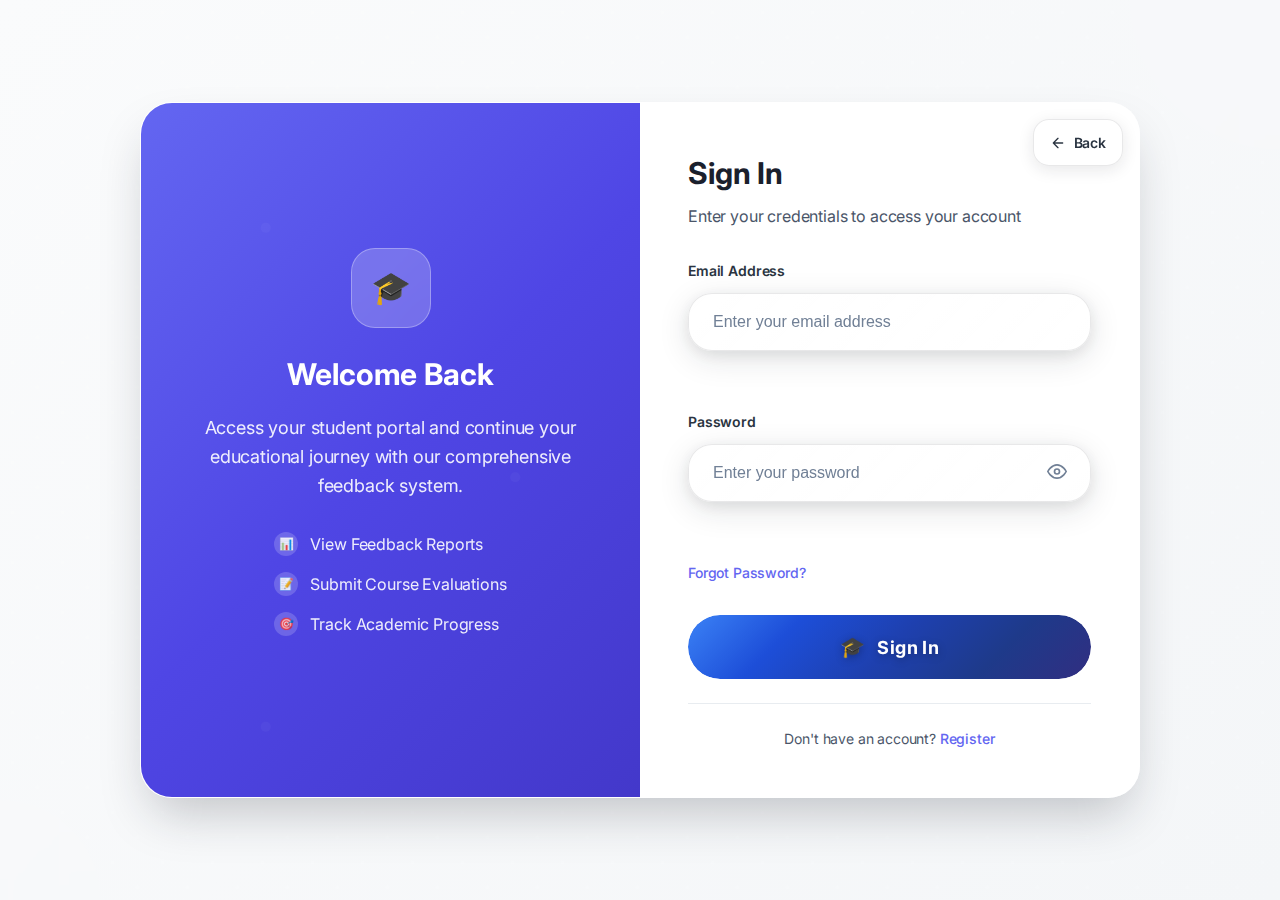
<file: faculty-feedback-system-main/manage-faculties.html>
<!DOCTYPE html>
<html lang="en">

<head>
    <meta charset="UTF-8">
    <meta name="viewport" content="width=device-width, initial-scale=1.0">
    <title>Manage Faculties - Faculty Feedback System</title>
    <link rel="stylesheet" href="css/dashboard.css">
    <link rel="stylesheet" href="css/admin.css">
    <style>
        * {
            margin: 0;
            padding: 0;
            box-sizing: border-box;
        }

        body {
            overflow-x: hidden;
        }

        .dashboard-content {
            padding: 20px;
            max-width: 1400px;
            margin: 0 auto;
            width: 100%;
        }

        .header-actions {
            display: flex;
            gap: 10px;
            margin-bottom: 30px;
            flex-wrap: wrap;
        }

        .btn-create-dept {
            background: linear-gradient(135deg, #667eea 0%, #764ba2 100%);
            color: white;
            border: none;
            padding: 12px 24px;
            border-radius: 6px;
            cursor: pointer;
            font-size: 15px;
            font-weight: 600;
            transition: all 0.3s ease;
            box-shadow: 0 4px 15px rgba(102, 126, 234, 0.2);
        }

        .btn-create-dept:hover {
            transform: translateY(-2px);
            box-shadow: 0 6px 20px rgba(102, 126, 234, 0.3);
        }

        .departments-grid {
            display: grid;
            grid-template-columns: repeat(auto-fill, minmax(380px, 1fr));
            gap: 25px;
            margin-top: 20px;
            width: 100%;
        }

        @media (max-width: 1400px) {
            .departments-grid {
                grid-template-columns: repeat(auto-fill, minmax(340px, 1fr));
            }
        }

        @media (max-width: 900px) {
            .departments-grid {
                grid-template-columns: repeat(auto-fill, minmax(300px, 1fr));
            }
        }

        @media (max-width: 600px) {
            .departments-grid {
                grid-template-columns: 1fr;
            }

            .btn-create-dept {
                width: 100%;
            }

            .dashboard-content {
                padding: 15px;
            }

            .header-actions {
                margin-bottom: 20px;
            }

            .department-card {
                padding: 20px 15px;
            }

            .department-header {
                flex-direction: column;
                gap: 12px;
                align-items: flex-start;
                margin-bottom: 15px;
                padding-bottom: 12px;
            }

            .department-name {
                font-size: 18px;
                margin-bottom: 4px;
            }

            .department-card p {
                font-size: 11px;
            }

            .faculty-list {
                margin: 15px 0;
            }

            .faculty-item {
                padding: 10px 12px;
                margin-bottom: 8px;
                flex-direction: column;
                align-items: flex-start;
                gap: 8px;
            }

            .faculty-name {
                font-size: 13px;
                margin-bottom: 2px;
            }

            .faculty-subject {
                font-size: 11px;
            }

            .faculty-actions {
                margin-left: 0;
                align-self: flex-end;
            }

            .btn-remove {
                padding: 4px 8px;
                font-size: 11px;
            }

            .add-faculty-form {
                padding: 12px;
                margin-top: 12px;
            }

            .form-row {
                flex-direction: column;
                gap: 8px;
                margin-bottom: 6px;
            }

            .form-row input {
                min-width: auto;
                padding: 8px 10px;
                font-size: 12px;
            }

            .btn-add-faculty {
                padding: 8px 15px;
                font-size: 12px;
                width: 100%;
            }

            .empty-faculty {
                padding: 12px;
                font-size: 13px;
            }

            .modal-content {
                margin: 5% auto;
                padding: 25px 20px;
                width: 95%;
            }

            .modal-header h2 {
                font-size: 20px;
            }

            .form-group {
                margin-bottom: 15px;
            }

            .form-group label {
                font-size: 13px;
                margin-bottom: 6px;
            }

            .form-group input {
                padding: 10px 12px;
                font-size: 13px;
            }

            .modal-buttons {
                gap: 10px;
                margin-top: 20px;
            }

            .btn-cancel,
            .btn-submit {
                padding: 10px;
                font-size: 13px;
            }
        }

        .department-card {
            background: linear-gradient(135deg, #ffffff 0%, #f8f9ff 100%);
            border: 2px solid #e8e8ff;
            border-radius: 12px;
            padding: 25px;
            box-shadow: 0 4px 15px rgba(102, 126, 234, 0.1);
            transition: all 0.3s ease;
            display: flex;
            flex-direction: column;
        }

        .department-card:hover {
            box-shadow: 0 8px 25px rgba(102, 126, 234, 0.2);
            border-color: #667eea;
            transform: translateY(-5px);
        }

        .department-header {
            display: flex;
            justify-content: space-between;
            align-items: flex-start;
            margin-bottom: 20px;
            padding-bottom: 15px;
            border-bottom: 2px solid #667eea;
            gap: 10px;
        }

        .department-info {
            flex: 1;
        }

        .department-name {
            font-size: 20px;
            font-weight: 700;
            color: #333;
            margin-bottom: 5px;
        }

        .department-card p {
            color: #666;
            font-size: 12px;
            margin: 0;
        }

        .faculty-list {
            margin: 20px 0;
            flex: 1;
            min-height: 100px;
        }

        .faculty-item {
            background: #f5f7ff;
            padding: 12px 15px;
            margin-bottom: 10px;
            border-radius: 8px;
            display: flex;
            justify-content: space-between;
            align-items: center;
            border-left: 4px solid #667eea;
            transition: all 0.2s ease;
        }

        .faculty-item:hover {
            background: #eff2ff;
            transform: translateX(5px);
        }

        .faculty-info {
            flex: 1;
        }

        .faculty-name {
            font-weight: 600;
            color: #333;
            font-size: 14px;
            margin-bottom: 3px;
        }

        .faculty-subject {
            color: #999;
            font-size: 12px;
        }

        .faculty-actions {
            display: flex;
            gap: 8px;
            margin-left: 10px;
        }

        .btn-edit {
            background: #667eea;
            color: white;
            border: none;
            padding: 6px 12px;
            border-radius: 4px;
            cursor: pointer;
            font-size: 12px;
            transition: all 0.2s;
            font-weight: 600;
        }

        .btn-edit:hover {
            background: #5568d3;
            transform: scale(1.05);
        }

        .btn-remove {
            background: #ff5252;
            color: white;
            border: none;
            padding: 6px 12px;
            border-radius: 4px;
            cursor: pointer;
            font-size: 12px;
            transition: all 0.2s;
            font-weight: 600;
        }

        .btn-remove:hover {
            background: #ff1744;
            transform: scale(1.05);
        }

        .add-faculty-form {
            background: linear-gradient(135deg, #f0f7ff 0%, #f5f3ff 100%);
            padding: 15px;
            border-radius: 8px;
            margin-top: 15px;
            border: 1px dashed #667eea;
        }

        .form-row {
            display: flex;
            gap: 10px;
            margin-bottom: 8px;
            flex-wrap: wrap;
        }

        .form-row input {
            flex: 1;
            min-width: 100px;
            padding: 10px 12px;
            border: 1px solid #ccc;
            border-radius: 6px;
            font-size: 13px;
            font-family: inherit;
            transition: all 0.2s;
        }

        .form-row input:focus {
            outline: none;
            border-color: #667eea;
            box-shadow: 0 0 8px rgba(102, 126, 234, 0.3);
        }

        .btn-add-faculty {
            background: linear-gradient(135deg, #667eea 0%, #764ba2 100%);
            color: white;
            border: none;
            padding: 10px 18px;
            border-radius: 6px;
            cursor: pointer;
            font-size: 13px;
            font-weight: 600;
            transition: all 0.2s;
            white-space: nowrap;
        }

        .btn-add-faculty:hover {
            transform: translateY(-2px);
            box-shadow: 0 4px 12px rgba(102, 126, 234, 0.3);
        }

        .btn-add-faculty:active {
            transform: translateY(0);
        }

        .empty-faculty {
            color: #999;
            font-style: italic;
            padding: 15px;
            text-align: center;
            background: #f8f8f8;
            border-radius: 6px;
            border: 1px dashed #ddd;
        }

        .alert {
            padding: 15px 20px;
            margin-bottom: 20px;
            border-radius: 6px;
            display: none;
            border-left: 4px solid;
        }

        .alert.show {
            display: block;
            animation: slideIn 0.3s ease;
        }

        @keyframes slideIn {
            from {
                transform: translateX(-20px);
                opacity: 0;
            }
            to {
                transform: translateX(0);
                opacity: 1;
            }
        }

        .alert-success {
            background: #d4edda;
            color: #155724;
            border-left-color: #28a745;
        }

        .alert-warning {
            background: #fff3cd;
            color: #856404;
            border-left-color: #ffc107;
        }

        .alert-danger {
            background: #f8d7da;
            color: #721c24;
            border-left-color: #dc3545;
        }

        /* Modal */
        .modal {
            display: none;
            position: fixed;
            z-index: 1000;
            left: 0;
            top: 0;
            width: 100%;
            height: 100%;
            background-color: rgba(0, 0, 0, 0.5);
            animation: fadeIn 0.3s ease;
            overflow-y: auto;
        }

        @keyframes fadeIn {
            from {
                opacity: 0;
            }
            to {
                opacity: 1;
            }
        }

        .modal-content {
            background: white;
            margin: 10% auto;
            padding: 40px;
            border-radius: 12px;
            width: 90%;
            max-width: 480px;
            box-shadow: 0 10px 40px rgba(0, 0, 0, 0.2);
            animation: slideDown 0.3s ease;
        }

        @keyframes slideDown {
            from {
                transform: translateY(-50px);
                opacity: 0;
            }
            to {
                transform: translateY(0);
                opacity: 1;
            }
        }

        .modal-header {
            display: flex;
            justify-content: space-between;
            align-items: center;
            margin-bottom: 25px;
            padding-bottom: 15px;
            border-bottom: 2px solid #667eea;
        }

        .modal-header h2 {
            margin: 0;
            color: #333;
            font-size: 22px;
        }

        .close-btn {
            font-size: 28px;
            font-weight: bold;
            color: #999;
            cursor: pointer;
            background: none;
            border: none;
            padding: 0;
            width: 30px;
            height: 30px;
            display: flex;
            align-items: center;
            justify-content: center;
            transition: all 0.2s;
        }

        .close-btn:hover {
            color: #333;
            transform: scale(1.2);
        }

        .form-group {
            margin-bottom: 20px;
        }

        .form-group label {
            display: block;
            margin-bottom: 8px;
            color: #333;
            font-weight: 600;
            font-size: 14px;
        }

        .form-group input,
        .form-group select {
            width: 100%;
            padding: 12px 15px;
            border: 2px solid #e0e0e0;
            border-radius: 6px;
            font-size: 14px;
            font-family: inherit;
            transition: all 0.3s ease;
        }

        .form-group input:focus,
        .form-group select:focus {
            outline: none;
            border-color: #667eea;
            box-shadow: 0 0 0 3px rgba(102, 126, 234, 0.1);
        }

        .modal-buttons {
            display: flex;
            gap: 12px;
            margin-top: 30px;
        }

        .btn-cancel {
            flex: 1;
            background: #e0e0e0;
            color: #333;
            border: none;
            padding: 12px;
            border-radius: 6px;
            cursor: pointer;
            font-weight: 600;
            font-size: 14px;
            transition: all 0.2s;
        }

        .btn-cancel:hover {
            background: #d0d0d0;
        }

        .btn-submit {
            flex: 1;
            background: linear-gradient(135deg, #667eea 0%, #764ba2 100%);
            color: white;
            border: none;
            padding: 12px;
            border-radius: 6px;
            cursor: pointer;
            font-weight: 600;
            font-size: 14px;
            transition: all 0.2s;
        }

        .btn-submit:hover {
            transform: translateY(-2px);
            box-shadow: 0 4px 12px rgba(102, 126, 234, 0.3);
        }

        .btn-submit:disabled {
            opacity: 0.5;
            cursor: not-allowed;
        }
    </style>
</head>

<body>
    <div class="dashboard-wrapper">
        <!-- Sidebar -->
        <aside class="sidebar admin-sidebar">
            <div class="sidebar-header">
                <h2>🔐 Admin Portal</h2>
            </div>

            <nav class="sidebar-nav">
                <a href="admin-dashboard.html" class="nav-item">
                    <span class="icon">🏠</span>
                    <span>Dashboard</span>
                </a>
                <a href="manage-faculties.html" class="nav-item active">
                    <span class="icon">👨‍💼</span>
                    <span>Manage Faculties</span>
                </a>
                <a href="manage-questions.html" class="nav-item">
                    <span class="icon">❓</span>
                    <span>Manage Questions</span>
                </a>
                <a href="create-survey.html" class="nav-item">
                    <span class="icon">➕</span>
                    <span>Create Survey</span>
                </a>
                <a href="view-feedbacks.html" class="nav-item">
                    <span class="icon">📊</span>
                    <span>View Feedbacks</span>
                </a>
                <a href="visualization.html" class="nav-item">
                    <span class="icon">📈</span>
                    <span>Visualizations</span>
                </a>
                <a href="reset-data.html" class="nav-item">
                    <span class="icon">🔄</span>
                    <span>Reset Data</span>
                </a>
                <a href="#" class="nav-item" onclick="logout()">
                    <span class="icon">🚪</span>
                    <span>Logout</span>
                </a>
            </nav>
        </aside>

        <!-- Main Content -->
        <main class="main-content">
            <!-- Top Bar -->
            <header class="top-bar">
                <div class="welcome-section">
                    <h1>Manage Faculties</h1>
                    <p>Organize faculties by departments for survey creation</p>
                </div>
            </header>

            <!-- Content -->
            <div class="dashboard-content">
                <div id="alertMessage" class="alert"></div>

                <div class="header-actions">
                    <button class="btn-create-dept" onclick="openCreateDeptModal()">➕ Create New Department</button>
                </div>

                <div id="departmentsContainer" class="departments-grid">
                    <!-- Departments and faculties will be loaded here -->
                </div>
            </div>
        </main>
    </div>

    <!-- Create Department Modal -->
    <div id="createDeptModal" class="modal">
        <div class="modal-content">
            <div class="modal-header">
                <h2>➕ Create New Department</h2>
                <button class="close-btn" onclick="closeCreateDeptModal()">&times;</button>
            </div>

            <form id="createDeptForm" onsubmit="submitCreateDept(event)">
                <div class="form-group">
                    <label for="deptName">Department Name <span style="color: red;">*</span></label>
                    <input type="text" id="deptName" placeholder="e.g., BCA, BSC" required>
                </div>

                <div class="form-group">
                    <label for="deptFullName">Full Name (Optional)</label>
                    <input type="text" id="deptFullName" placeholder="e.g., Bachelor of Computer Applications">
                </div>

                <div class="modal-buttons">
                    <button type="button" class="btn-cancel" onclick="closeCreateDeptModal()">Cancel</button>
                    <button type="submit" class="btn-submit">Create Department</button>
                </div>
            </form>
        </div>
    </div>

    <script src="js/storage.js"></script>
    <script src="js/auth.js"></script>
    <script src="js/mobile-nav.js"></script>
    <script src="js/manage-faculties.js"></script>
</body>

</html>
</file>
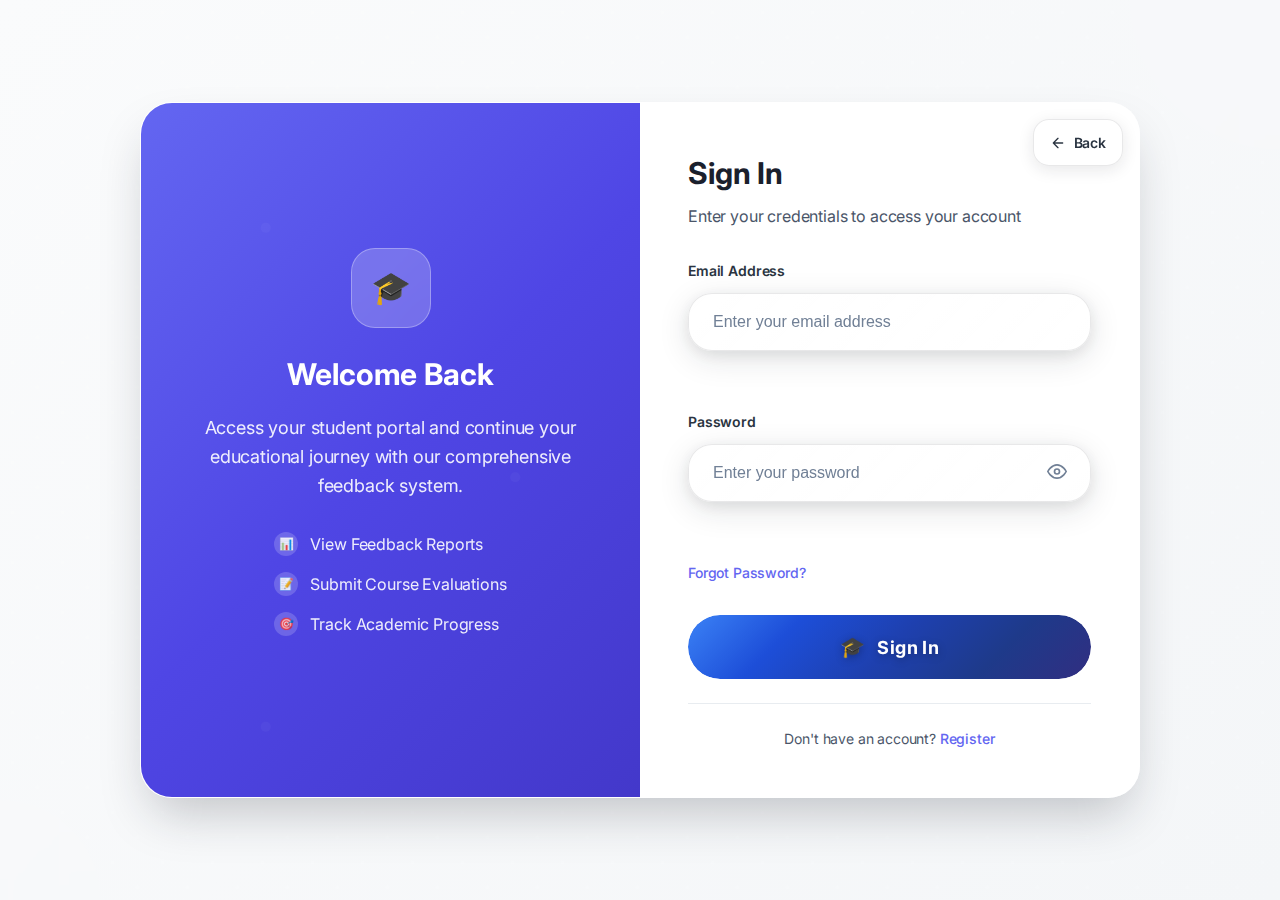
<file: faculty-feedback-system-main/manage-questions.html>
<!DOCTYPE html>
<html lang="en">

<head>
    <meta charset="UTF-8">
    <meta name="viewport" content="width=device-width, initial-scale=1.0">
    <title>Manage Questions - Faculty Feedback System</title>
    <link rel="stylesheet" href="css/dashboard.css">
    <link rel="stylesheet" href="css/admin.css">
    <style>
        /* Enhanced Colors for Manage Questions Page */
        .form-section {
            background: linear-gradient(135deg, rgba(255, 255, 255, 0.98) 0%, rgba(248, 249, 255, 0.95) 100%);
            border-top: 4px solid #7c3aed;
            box-shadow: 0 8px 32px rgba(124, 58, 237, 0.1);
        }

        .form-section h3 {
            background: linear-gradient(135deg, #7c3aed 0%, #6d28d9 100%);
            -webkit-background-clip: text;
            -webkit-text-fill-color: transparent;
            background-clip: text;
            border-bottom: 3px solid #7c3aed;
            display: flex;
            align-items: center;
            gap: 12px;
            font-size: 22px;
            font-weight: 700;
            margin: 0 0 20px 0;
            padding-bottom: 12px;
            position: relative;
            animation: slideInDown 0.6s ease-out;
        }

        @keyframes slideInDown {
            from {
                opacity: 0;
                transform: translateY(-20px);
            }
            to {
                opacity: 1;
                transform: translateY(0);
            }
        }

        .form-section h3::after {
            content: '';
            position: absolute;
            bottom: -3px;
            left: 0;
            width: 60px;
            height: 3px;
            background: linear-gradient(90deg, #7c3aed 0%, #6d28d9 100%);
            border-radius: 2px;
        }

        .form-section h3 svg {
            flex-shrink: 0;
            width: 24px;
            height: 24px;
            color: #7c3aed;
        }

        .btn-primary {
            background: linear-gradient(135deg, #7c3aed 0%, #6d28d9 100%);
            box-shadow: 0 4px 15px rgba(124, 58, 237, 0.3);
            transition: all 0.3s ease;
        }

        .btn-primary:hover {
            transform: translateY(-3px);
            box-shadow: 0 8px 25px rgba(124, 58, 237, 0.4);
        }

        .btn-primary:active {
            transform: translateY(-1px);
        }

        .form-group input:focus,
        .form-group select:focus {
            border-color: #7c3aed;
            box-shadow: 0 0 0 4px rgba(124, 58, 237, 0.15);
        }

        .question-item {
            background: linear-gradient(135deg, rgba(124, 58, 237, 0.05) 0%, rgba(109, 40, 217, 0.02) 100%);
            border: 2px solid #e0e0e0;
            transition: all 0.3s ease;
        }

        .question-item:hover {
            border-color: #7c3aed;
            background: linear-gradient(135deg, rgba(124, 58, 237, 0.1) 0%, rgba(109, 40, 217, 0.05) 100%);
            box-shadow: 0 6px 20px rgba(124, 58, 237, 0.15);
            transform: translateY(-2px);
        }

        .question-item.selected {
            border-color: #7c3aed;
            background: linear-gradient(135deg, rgba(124, 58, 237, 0.15) 0%, rgba(109, 40, 217, 0.08) 100%);
            box-shadow: 0 6px 20px rgba(124, 58, 237, 0.2);
        }

        .question-item input[type="checkbox"] {
            accent-color: #7c3aed;
        }

        .btn-select-all {
            background: linear-gradient(135deg, #7c3aed 0%, #6d28d9 100%);
            box-shadow: 0 4px 15px rgba(124, 58, 237, 0.3);
        }

        .btn-select-all:hover {
            transform: translateY(-2px);
            box-shadow: 0 6px 20px rgba(124, 58, 237, 0.4);
        }

        .questions-counter {
            background: linear-gradient(135deg, rgba(124, 58, 237, 0.1) 0%, rgba(109, 40, 217, 0.05) 100%);
            color: #7c3aed;
            border: 1px solid rgba(124, 58, 237, 0.3);
        }

        .question-search-input:focus {
            border-color: #7c3aed;
            box-shadow: 0 0 0 4px rgba(124, 58, 237, 0.15);
        }

        /* Enhanced animations */
        .form-section {
            animation: slideInUp 0.5s ease-out;
        }

        @keyframes slideInUp {
            from {
                opacity: 0;
                transform: translateY(20px);
            }
            to {
                opacity: 1;
                transform: translateY(0);
            }
        }

        .question-item {
            animation: fadeIn 0.3s ease-out;
        }

        @keyframes fadeIn {
            from {
                opacity: 0;
            }
            to {
                opacity: 1;
            }
        }

        /* Gradient text for headers */
        .form-container h3 {
            position: relative;
            padding-bottom: 10px;
        }

        .form-container h3::after {
            content: '';
            position: absolute;
            bottom: 0;
            left: 0;
            width: 60px;
            height: 3px;
            background: linear-gradient(90deg, #7c3aed 0%, #6d28d9 100%);
            border-radius: 2px;
        }

        /* Enhanced button ripple effect */
        .btn-primary::before {
            content: '';
            position: absolute;
            top: 50%;
            left: 50%;
            width: 0;
            height: 0;
            border-radius: 50%;
            background: rgba(255, 255, 255, 0.3);
            transform: translate(-50%, -50%);
            transition: width 0.6s, height 0.6s;
        }

        .btn-primary:active::before {
            width: 300px;
            height: 300px;
        }

        /* Smooth transitions for form elements */
        .form-group input,
        .form-group select {
            transition: all 0.3s ease;
        }

        .form-group input:hover,
        .form-group select:hover {
            border-color: #7c3aed;
            background: linear-gradient(135deg, rgba(124, 58, 237, 0.02) 0%, rgba(109, 40, 217, 0.01) 100%);
        }

        /* Button Styling */
        .btn-icon {
            display: inline-flex;
            align-items: center;
            gap: 6px;
            white-space: nowrap;
            transition: all 0.3s ease;
            font-weight: 500;
        }

        .btn-icon svg {
            flex-shrink: 0;
            transition: transform 0.3s ease;
        }

        .btn-icon:hover svg {
            transform: scale(1.1);
        }

        .btn-icon:active {
            transform: scale(0.98);
        }

        /* Edit Button */
        .btn-edit {
            background: linear-gradient(135deg, #7c3aed 0%, #6d28d9 100%);
            color: white;
            border: none;
            padding: 10px 14px;
            border-radius: 6px;
            cursor: pointer;
            font-size: 14px;
            box-shadow: 0 2px 8px rgba(124, 58, 237, 0.2);
        }

        .btn-edit:hover {
            box-shadow: 0 4px 12px rgba(124, 58, 237, 0.3);
            transform: translateY(-2px);
        }

        .btn-edit:active {
            transform: translateY(0);
        }

        /* Delete Button */
        .btn-delete {
            background: linear-gradient(135deg, #ef4444 0%, #dc2626 100%);
            color: white;
            border: none;
            padding: 10px 14px;
            border-radius: 6px;
            cursor: pointer;
            font-size: 14px;
            box-shadow: 0 2px 8px rgba(239, 68, 68, 0.2);
        }

        .btn-delete:hover {
            box-shadow: 0 4px 12px rgba(239, 68, 68, 0.3);
            transform: translateY(-2px);
        }

        .btn-delete:active {
            transform: translateY(0);
        }

        /* Form Button Alignment */
        #addQuestionForm {
            display: grid;
            grid-template-columns: 1fr auto auto;
            gap: 12px;
            align-items: end;
            width: 100%;
        }

        #addQuestionForm .form-group {
            grid-column: 1;
            margin-bottom: 0;
        }

        #addQuestionForm .form-group label {
            margin-bottom: 8px;
        }

        #addQuestionForm .form-group input {
            width: 100%;
        }

        #addQuestionForm .btn {
            padding: 12px 24px;
            height: 48px;
            font-weight: 600;
            transition: all 0.3s ease;
            flex-shrink: 0;
            display: flex;
            align-items: center;
            justify-content: center;
            border-radius: 10px;
            font-size: 14px;
        }

        #addQuestionForm #submitBtn {
            grid-column: 2;
            background: linear-gradient(135deg, #7c3aed 0%, #6d28d9 100%);
            box-shadow: 0 4px 15px rgba(124, 58, 237, 0.3);
            color: white;
            border: none;
        }

        #addQuestionForm #submitBtn:hover {
            transform: translateY(-2px);
            box-shadow: 0 6px 20px rgba(124, 58, 237, 0.4);
        }

        #addQuestionForm #cancelEditBtn {
            grid-column: 3;
            background: #e5e7eb;
            color: #374151;
            border: 1px solid #d1d5db;
        }

        #addQuestionForm #cancelEditBtn:hover {
            background: #d1d5db;
            transform: translateY(-2px);
        }

        /* Responsive Form */
        @media (max-width: 768px) {
            #addQuestionForm {
                grid-template-columns: 1fr;
                gap: 10px;
            }

            #addQuestionForm .form-group {
                grid-column: 1;
            }

            #addQuestionForm #submitBtn {
                grid-column: 1;
            }

            #addQuestionForm #cancelEditBtn {
                grid-column: 1;
            }

            #addQuestionForm .btn {
                width: 100%;
            }
        }

        /* Question Card Button Container */
        .question-card-buttons {
            display: flex;
            gap: 8px;
            margin-left: 10px;
            align-items: center;
            flex-shrink: 0;
        }

        .question-card-buttons .btn-icon {
            padding: 8px 12px;
            border-radius: 6px;
            font-size: 13px;
            transition: all 0.3s ease;
        }

        .question-card-buttons .btn-edit {
            background: linear-gradient(135deg, #7c3aed 0%, #6d28d9 100%);
            color: white;
            border: none;
            box-shadow: 0 2px 6px rgba(124, 58, 237, 0.2);
        }

        .question-card-buttons .btn-edit:hover {
            box-shadow: 0 4px 10px rgba(124, 58, 237, 0.3);
            transform: translateY(-1px);
        }

        .question-card-buttons .btn-delete {
            background: linear-gradient(135deg, #ef4444 0%, #dc2626 100%);
            color: white;
            border: none;
            box-shadow: 0 2px 6px rgba(239, 68, 68, 0.2);
        }

        .question-card-buttons .btn-delete:hover {
            box-shadow: 0 4px 10px rgba(239, 68, 68, 0.3);
            transform: translateY(-1px);
        }

        /* Responsive Question Card Buttons */
        @media (max-width: 768px) {
            .question-card-buttons {
                flex-direction: column;
                gap: 6px;
                width: 100%;
                margin-left: 0;
                margin-top: 10px;
            }

            .question-card-buttons .btn-icon {
                width: 100%;
                justify-content: center;
            }

            .questions-header {
                flex-direction: column;
                gap: 15px;
            }

            .questions-controls {
                width: 100%;
                flex-direction: column;
            }

            .control-group {
                width: 100%;
            }

            .btn-load-questions {
                width: 100%;
                justify-content: center;
            }

            .questions-list-container {
                height: 500px;
            }

            .pagination-controls {
                gap: 8px;
            }

            .btn-pagination {
                flex: 1;
                min-width: 80px;
                font-size: 12px;
                padding: 8px 12px;
            }

            .page-info {
                min-width: 140px;
                font-size: 12px;
                padding: 8px 16px;
            }
        }

        @media (max-width: 480px) {
            .questions-title-section h3 {
                font-size: 16px;
            }

            .questions-title-section p {
                margin-left: 28px;
                font-size: 12px;
            }

            .questions-stats {
                width: 100%;
                padding: 10px 16px;
                flex-direction: column;
                gap: 8px;
            }

            .stat-item {
                width: 100%;
                justify-content: space-between;
            }

            .stat-label {
                font-size: 12px;
            }

            .count-badge {
                padding: 6px 12px;
                font-size: 11px;
                min-width: 40px;
                height: 28px;
            }

            .questions-list-container {
                height: 400px;
            }

            .btn-pagination {
                font-size: 11px;
                padding: 6px 10px;
            }

            .page-info {
                font-size: 11px;
                padding: 6px 12px;
            }
        }

        /* Questions Header Section */
        .questions-header {
            display: flex;
            justify-content: space-between;
            align-items: flex-start;
            gap: 20px;
            margin-bottom: 30px;
            flex-wrap: wrap;
        }

        .questions-title-section h3 {
            margin: 0;
            display: flex;
            align-items: center;
            gap: 12px;
            font-size: 22px;
            color: #1f2937;
            font-weight: 700;
            background: linear-gradient(135deg, #7c3aed 0%, #6d28d9 100%);
            -webkit-background-clip: text;
            -webkit-text-fill-color: transparent;
            background-clip: text;
            position: relative;
            padding-bottom: 8px;
            animation: slideInLeft 0.6s ease-out 0.2s both;
            border-bottom: 3px solid #7c3aed;
            width: fit-content;
        }

        @keyframes slideInLeft {
            from {
                opacity: 0;
                transform: translateX(-30px);
            }
            to {
                opacity: 1;
                transform: translateX(0);
            }
        }

        .questions-title-section h3 svg {
            flex-shrink: 0;
            width: 24px;
            height: 24px;
            color: #7c3aed;
        }

        .questions-title-section p {
            margin: 8px 0 0 32px;
            color: #6b7280;
            font-size: 14px;
        }

        .count-badge {
            background: linear-gradient(135deg, #7c3aed 0%, #6d28d9 100%);
            color: white;
            padding: 8px 16px;
            border-radius: 8px;
            font-size: 14px;
            font-weight: 700;
            box-shadow: 0 4px 12px rgba(124, 58, 237, 0.3);
            animation: badgePulse 2s ease-in-out infinite;
            display: inline-flex;
            align-items: center;
            justify-content: center;
            min-width: 50px;
            height: 36px;
            position: relative;
            letter-spacing: 0.5px;
            white-space: nowrap;
        }       .count-badge {
            background: linear-gradient(135deg, #7c3aed 0%, #6d28d9 100%);
            color: white;
            padding: 6px 16px;
            border-radius: 25px;
            font-size: 13px;
            font-weight: 700;
            margin-left: 12px;
            box-shadow: 0 4px 12px rgba(124, 58, 237, 0.4);
            animation: badgePulse 2s ease-in-out infinite;
            display: inline-flex;
            align-items: center;
            justify-content: center;
            min-width: 40px;
            height: 32px;
            position: relative;
            letter-spacing: 0.5px;
        }

        @keyframes badgePulse {
            0%, 100% {
                transform: scale(1);
                box-shadow: 0 4px 12px rgba(124, 58, 237, 0.4);
            }
            50% {
                transform: scale(1.08);
                box-shadow: 0 6px 20px rgba(124, 58, 237, 0.6);
            }
        }

        .questions-controls {
            display: flex;
            gap: 15px;
            align-items: center;
            flex-wrap: wrap;
        }

        .questions-stats {
            display: flex;
            gap: 12px;
            align-items: center;
            background: linear-gradient(135deg, rgba(124, 58, 237, 0.08) 0%, rgba(109, 40, 217, 0.04) 100%);
            padding: 12px 20px;
            border-radius: 12px;
            border: 2px solid rgba(124, 58, 237, 0.15);
            transition: all 0.3s ease;
        }

        .questions-stats:hover {
            border-color: rgba(124, 58, 237, 0.3);
            background: linear-gradient(135deg, rgba(124, 58, 237, 0.12) 0%, rgba(109, 40, 217, 0.06) 100%);
        }

        .stat-item {
            display: flex;
            align-items: center;
            gap: 10px;
        }

        .stat-label {
            font-size: 13px;
            font-weight: 600;
            color: #6b7280;
            white-space: nowrap;
        }

        .control-group {
            display: flex;
            align-items: center;
            gap: 8px;
            background: white;
            padding: 10px 16px;
            border-radius: 10px;
            border: 2px solid #e5e7eb;
            transition: all 0.3s ease;
            box-shadow: 0 2px 4px rgba(0, 0, 0, 0.05);
        }

        .control-group:hover {
            border-color: #7c3aed;
            box-shadow: 0 4px 12px rgba(124, 58, 237, 0.15);
            transform: translateY(-1px);
        }

        .control-group label,
        .control-label {
            font-size: 14px;
            font-weight: 600;
            color: #374151;
            white-space: nowrap;
        }

        .items-select {
            padding: 6px 12px;
            border: none;
            border-radius: 6px;
            font-size: 14px;
            font-weight: 700;
            cursor: pointer;
            background: linear-gradient(135deg, rgba(124, 58, 237, 0.1) 0%, rgba(109, 40, 217, 0.05) 100%);
            color: #1f2937;
            transition: all 0.3s ease;
            min-width: 60px;
        }

        .items-select:hover {
            background: linear-gradient(135deg, rgba(124, 58, 237, 0.15) 0%, rgba(109, 40, 217, 0.08) 100%);
        }

        .items-select:focus {
            outline: none;
            box-shadow: 0 0 0 3px rgba(124, 58, 237, 0.2);
        }

        .btn-load-questions {
            display: inline-flex;
            align-items: center;
            gap: 8px;
            white-space: nowrap;
            font-size: 14px;
            font-weight: 600;
            padding: 12px 20px;
            background: linear-gradient(135deg, #7c3aed 0%, #6d28d9 100%);
            color: white;
            border: none;
            border-radius: 10px;
            cursor: pointer;
            box-shadow: 0 4px 12px rgba(124, 58, 237, 0.3);
            transition: all 0.3s ease;
        }

        .btn-load-questions:hover {
            transform: translateY(-2px);
            box-shadow: 0 6px 16px rgba(124, 58, 237, 0.4);
        }

        .btn-load-questions:active {
            transform: translateY(0);
        }

        /* Questions Grid */
        .questions-grid {
            display: grid;
            gap: 16px;
            margin-bottom: 30px;
            min-height: 200px;
        }

        /* Question Card Styling */
        .question-card {
            background: linear-gradient(135deg, #ffffff 0%, #f8fafc 100%);
            border: 2px solid #e5e7eb;
            border-radius: 12px;
            padding: 20px;
            transition: all 0.3s ease;
            box-shadow: 0 2px 8px rgba(0, 0, 0, 0.05);
            position: relative;
            overflow: hidden;
        }

        .question-card::before {
            content: '';
            position: absolute;
            top: 0;
            left: 0;
            width: 5px;
            height: 100%;
            background: linear-gradient(135deg, #7c3aed 0%, #6d28d9 100%);
            transition: width 0.3s ease;
        }

        .question-card:hover {
            border-color: #7c3aed;
            box-shadow: 0 8px 24px rgba(124, 58, 237, 0.15);
            transform: translateY(-2px);
        }

        .question-card:hover::before {
            width: 8px;
        }

        .question-header {
            display: flex;
            align-items: flex-start;
            gap: 16px;
            margin-bottom: 12px;
        }

        .question-number {
            flex-shrink: 0;
            width: 40px;
            height: 40px;
            background: linear-gradient(135deg, #7c3aed 0%, #6d28d9 100%);
            border-radius: 10px;
            display: flex;
            align-items: center;
            justify-content: center;
            color: white;
            font-weight: 700;
            font-size: 16px;
            box-shadow: 0 2px 8px rgba(124, 58, 237, 0.3);
        }

        .question-content {
            flex: 1;
            min-width: 0;
        }

        .question-text {
            margin: 0;
            font-weight: 600;
            color: #1f2937;
            font-size: 15px;
            line-height: 1.6;
            word-break: break-word;
        }

        .question-meta {
            display: flex;
            gap: 20px;
            margin-top: 8px;
            flex-wrap: wrap;
        }

        .meta-item {
            display: flex;
            align-items: center;
            gap: 6px;
            color: #6b7280;
            font-size: 12px;
        }

        .meta-item svg {
            flex-shrink: 0;
        }

        .question-actions {
            display: flex;
            gap: 8px;
            margin-top: 16px;
        }

        .btn-action {
            display: inline-flex;
            align-items: center;
            gap: 6px;
            padding: 8px 16px;
            border-radius: 8px;
            font-size: 13px;
            font-weight: 600;
            cursor: pointer;
            transition: all 0.3s ease;
            border: none;
        }

        .btn-edit {
            background: linear-gradient(135deg, #7c3aed 0%, #6d28d9 100%);
            color: white;
            box-shadow: 0 2px 6px rgba(124, 58, 237, 0.2);
        }

        .btn-edit:hover {
            box-shadow: 0 4px 12px rgba(124, 58, 237, 0.3);
            transform: translateY(-1px);
        }

        .btn-delete {
            background: linear-gradient(135deg, #ef4444 0%, #dc2626 100%);
            color: white;
            box-shadow: 0 2px 6px rgba(239, 68, 68, 0.2);
        }

        .btn-delete:hover {
            box-shadow: 0 4px 12px rgba(239, 68, 68, 0.3);
            transform: translateY(-1px);
        }

        /* Pagination Styles */
        .pagination-controls {
            display: flex;
            justify-content: space-between;
            align-items: center;
            padding: 20px;
            background: linear-gradient(135deg, rgba(124, 58, 237, 0.05) 0%, rgba(109, 40, 217, 0.02) 100%);
            border-radius: 12px;
            border: 2px solid rgba(124, 58, 237, 0.1);
            flex-wrap: wrap;
            gap: 15px;
        }

        .pagination-info {
            display: flex;
            flex-direction: column;
            gap: 4px;
        }

        .page-info {
            font-size: 16px;
            font-weight: 700;
            color: #1f2937;
        }

        .total-info {
            font-size: 13px;
            color: #6b7280;
        }

        .pagination-buttons {
            display: flex;
            gap: 12px;
        }

        .btn-pagination {
            display: inline-flex;
            align-items: center;
            gap: 8px;
            padding: 12px 20px;
            font-size: 14px;
            font-weight: 600;
            background: white;
            color: #374151;
            border: 2px solid #e5e7eb;
            border-radius: 10px;
            cursor: pointer;
            transition: all 0.3s ease;
            white-space: nowrap;
            box-shadow: 0 2px 4px rgba(0, 0, 0, 0.05);
        }

        .btn-pagination:hover:not(:disabled) {
            border-color: #7c3aed;
            background: linear-gradient(135deg, rgba(124, 58, 237, 0.05) 0%, rgba(109, 40, 217, 0.02) 100%);
            transform: translateY(-2px);
            box-shadow: 0 4px 12px rgba(124, 58, 237, 0.15);
        }

        .btn-pagination:active:not(:disabled) {
            transform: translateY(0);
        }

        .btn-pagination:disabled {
            opacity: 0.5;
            cursor: not-allowed;
            background: #f3f4f6;
            transform: none;
        }

        .btn-pagination svg {
            flex-shrink: 0;
        }

        .btn-secondary {
            background: #e5e7eb;
            color: #374151;
            border: 1px solid #d1d5db;
            transition: all 0.3s ease;
        }

        .btn-secondary:hover {
            background: #d1d5db;
            transform: translateY(-2px);
            box-shadow: 0 4px 8px rgba(0, 0, 0, 0.1);
        }

        .btn-secondary:disabled {
            opacity: 0.5;
            cursor: not-allowed;
            transform: none;
        }

        /* Virtual Scroll Container */
        #questionsListContainer {
            scroll-behavior: smooth;
            background: white;
        }

        #questionsListContainer::-webkit-scrollbar {
            width: 8px;
        }

        #questionsListContainer::-webkit-scrollbar-track {
            background: #f1f1f1;
            border-radius: 4px;
        }

        #questionsListContainer::-webkit-scrollbar-thumb {
            background: #7c3aed;
            border-radius: 4px;
        }

        #questionsListContainer::-webkit-scrollbar-thumb:hover {
            background: #6d28d9;
        }

        /* Loading Skeleton */
        .question-skeleton {
            padding: 15px;
            margin-bottom: 10px;
            background: #f0f0f0;
            border-radius: 6px;
            border-left: 4px solid #e0e0e0;
            animation: pulse 1.5s ease-in-out infinite;
        }

        @keyframes pulse {
            0%, 100% {
                opacity: 1;
            }
            50% {
                opacity: 0.5;
            }
        }

        /* Enhanced Question Card Styling */
        .question-card {
            animation: slideIn 0.3s ease-out;
        }

        @keyframes slideIn {
            from {
                opacity: 0;
                transform: translateY(10px);
            }
            to {
                opacity: 1;
                transform: translateY(0);
            }
        }

        /* Helpful Info Text */
        .info-text {
            display: flex;
            align-items: center;
            gap: 8px;
            padding: 12px 16px;
            background: linear-gradient(135deg, rgba(59, 130, 246, 0.05) 0%, rgba(37, 99, 235, 0.02) 100%);
            border-left: 4px solid #3b82f6;
            border-radius: 8px;
            margin-bottom: 16px;
            font-size: 13px;
            color: #1e40af;
        }

        .info-text svg {
            flex-shrink: 0;
            color: #3b82f6;
        }

        /* Keyboard Hint */
        .keyboard-hint {
            display: inline-block;
            background: #f3f4f6;
            border: 1px solid #d1d5db;
            border-radius: 4px;
            padding: 2px 6px;
            font-size: 11px;
            font-weight: 600;
            color: #374151;
            font-family: monospace;
            margin-left: 4px;
        }

        /* Empty State Styling */
        .empty-state {
            display: flex;
            flex-direction: column;
            align-items: center;
            justify-content: center;
            min-height: 300px;
            padding: 60px 20px;
            text-align: center;
            background: linear-gradient(135deg, rgba(124, 58, 237, 0.02) 0%, rgba(109, 40, 217, 0.01) 100%);
            border-radius: 12px;
            border: 2px dashed #e5e7eb;
        }

        .empty-icon {
            margin-bottom: 24px;
            opacity: 0.6;
        }

        .empty-icon svg {
            color: #d1d5db;
        }

        .empty-state h3 {
            margin: 0 0 12px 0;
            color: #1f2937;
            font-size: 20px;
            font-weight: 700;
        }

        .empty-state p {
            margin: 0 0 24px 0;
            color: #6b7280;
            font-size: 15px;
            max-width: 400px;
            line-height: 1.5;
        }

        .empty-actions {
            display: flex;
            gap: 12px;
            flex-wrap: wrap;
            justify-content: center;
        }

        .btn-primary {
            display: inline-flex;
            align-items: center;
            gap: 8px;
            padding: 12px 20px;
            background: linear-gradient(135deg, #7c3aed 0%, #6d28d9 100%);
            color: white;
            border: none;
            border-radius: 8px;
            font-size: 14px;
            font-weight: 600;
            cursor: pointer;
            transition: all 0.3s ease;
            box-shadow: 0 4px 12px rgba(124, 58, 237, 0.3);
        }

        .btn-primary:hover {
            transform: translateY(-2px);
            box-shadow: 0 6px 16px rgba(124, 58, 237, 0.4);
        }

        .btn-secondary {
            display: inline-flex;
            align-items: center;
            gap: 8px;
            padding: 12px 20px;
            background: white;
            color: #374151;
            border: 2px solid #e5e7eb;
            border-radius: 8px;
            font-size: 14px;
            font-weight: 600;
            cursor: pointer;
            transition: all 0.3s ease;
        }

        .btn-secondary:hover {
            border-color: #7c3aed;
            background: linear-gradient(135deg, rgba(124, 58, 237, 0.05) 0%, rgba(109, 40, 217, 0.02) 100%);
            transform: translateY(-2px);
        }

        /* Responsive Design */
        @media (max-width: 768px) {
            .questions-header {
                flex-direction: column;
                gap: 20px;
            }

            .questions-controls {
                width: 100%;
                justify-content: space-between;
                flex-direction: column;
                gap: 12px;
            }

            .questions-stats {
                width: 100%;
                justify-content: center;
            }

            .control-group {
                flex: 1;
                min-width: 140px;
            }

            .btn-load-questions {
                width: 100%;
                justify-content: center;
            }

            .count-badge {
                padding: 6px 14px;
                font-size: 12px;
                min-width: 45px;
                height: 32px;
            }

            .pagination-controls {
                flex-direction: column;
                gap: 15px;
                text-align: center;
            }

            .pagination-buttons {
                justify-content: center;
            }

            .question-card {
                padding: 16px;
            }

            .question-actions {
                flex-wrap: wrap;
            }

            .btn-action {
                flex: 1;
                min-width: 100px;
                justify-content: center;
            }
        }

        @media (max-width: 480px) {
            .questions-title-section h3 {
                font-size: 18px;
            }

            .questions-title-section p {
                margin-left: 30px;
                font-size: 13px;
            }

            .questions-controls {
                flex-direction: column;
                gap: 12px;
            }

            .control-group,
            .btn-load-questions {
                width: 100%;
            }

            .btn-load-questions {
                justify-content: center;
            }

            .question-header {
                flex-direction: column;
                gap: 12px;
                text-align: center;
            }

            .question-number {
                align-self: center;
            }

            .question-actions {
                gap: 8px;
            }

            .btn-action {
                font-size: 12px;
                padding: 6px 12px;
            }

            .pagination-buttons {
                flex-direction: column;
                gap: 8px;
            }

            .btn-pagination {
                width: 100%;
                justify-content: center;
            }

            .empty-actions {
                flex-direction: column;
                width: 100%;
            }

            .btn-primary,
            .btn-secondary {
                width: 100%;
                justify-content: center;
            }
        }

        /* Animation for question cards */
        .question-card {
            animation: slideInUp 0.4s ease-out forwards;
            opacity: 0;
        }

        @keyframes slideInUp {
            from {
                opacity: 0;
                transform: translateY(20px);
            }
            to {
                opacity: 1;
                transform: translateY(0);
            }
        }

        /* Enhanced Search Styles */
        .search-filter-section {
            margin-bottom: 30px;
        }

        .search-container {
            display: flex;
            flex-direction: column;
            gap: 12px;
        }

        .search-input-wrapper {
            position: relative;
            display: flex;
            align-items: center;
            background: white;
            border: 2px solid #e5e7eb;
            border-radius: 12px;
            padding: 0 16px;
            transition: all 0.3s ease;
            box-shadow: 0 2px 8px rgba(0, 0, 0, 0.05);
        }

        .search-input-wrapper:hover {
            border-color: #7c3aed;
            box-shadow: 0 4px 12px rgba(124, 58, 237, 0.1);
        }

        .search-input-wrapper:focus-within {
            border-color: #7c3aed;
            box-shadow: 0 0 0 4px rgba(124, 58, 237, 0.15);
        }

        .search-icon {
            flex-shrink: 0;
            color: #9ca3af;
            margin-right: 12px;
            transition: color 0.3s ease;
        }

        .search-input-wrapper:focus-within .search-icon {
            color: #7c3aed;
        }

        .search-input {
            flex: 1;
            border: none;
            outline: none;
            padding: 14px 0;
            font-size: 15px;
            font-weight: 500;
            color: #1f2937;
            background: transparent;
            transition: all 0.3s ease;
        }

        .search-input::placeholder {
            color: #9ca3af;
        }

        .search-input:focus::placeholder {
            color: #d1d5db;
        }

        .clear-search {
            flex-shrink: 0;
            background: none;
            border: none;
            cursor: pointer;
            padding: 8px;
            display: flex;
            align-items: center;
            justify-content: center;
            color: #9ca3af;
            transition: all 0.3s ease;
            border-radius: 6px;
        }

        .clear-search:hover {
            background: rgba(124, 58, 237, 0.1);
            color: #7c3aed;
        }

        .clear-search:active {
            transform: scale(0.95);
        }

        .search-results-info {
            display: flex;
            align-items: center;
            gap: 8px;
            padding: 10px 16px;
            background: linear-gradient(135deg, rgba(124, 58, 237, 0.05) 0%, rgba(109, 40, 217, 0.02) 100%);
            border-radius: 8px;
            border-left: 4px solid #7c3aed;
            font-size: 13px;
            font-weight: 600;
            color: #7c3aed;
        }

        #searchResultsCount {
            display: inline-flex;
            align-items: center;
            gap: 6px;
        }

        /* Highlight search matches in question text */
        .search-highlight {
            background: linear-gradient(120deg, #fef08a 0%, #fcd34d 100%);
            padding: 2px 4px;
            border-radius: 3px;
            font-weight: 600;
        }

        /* No results state */
        .no-search-results {
            display: flex;
            flex-direction: column;
            align-items: center;
            justify-content: center;
            min-height: 300px;
            padding: 60px 20px;
            text-align: center;
            background: linear-gradient(135deg, rgba(124, 58, 237, 0.02) 0%, rgba(109, 40, 217, 0.01) 100%);
            border-radius: 12px;
            border: 2px dashed #e5e7eb;
        }

        .no-search-results svg {
            color: #d1d5db;
            margin-bottom: 24px;
            opacity: 0.6;
        }

        .no-search-results h3 {
            margin: 0 0 12px 0;
            color: #1f2937;
            font-size: 18px;
            font-weight: 700;
        }

        .no-search-results p {
            margin: 0;
            color: #6b7280;
            font-size: 14px;
            max-width: 400px;
            line-height: 1.5;
        }

        /* Question Card Animations */
        @keyframes slideInUp {
            from {
                opacity: 0;
                transform: translateY(30px);
            }
            to {
                opacity: 1;
                transform: translateY(0);
            }
        }

        @keyframes slideInLeft {
            from {
                opacity: 0;
                transform: translateX(-30px);
            }
            to {
                opacity: 1;
                transform: translateX(0);
            }
        }

        @keyframes slideInRight {
            from {
                opacity: 0;
                transform: translateX(30px);
            }
            to {
                opacity: 1;
                transform: translateX(0);
            }
        }

        @keyframes fadeInScale {
            from {
                opacity: 0;
                transform: scale(0.95);
            }
            to {
                opacity: 1;
                transform: scale(1);
            }
        }

        @keyframes popIn {
            0% {
                opacity: 0;
                transform: scale(0.8);
            }
            50% {
                transform: scale(1.05);
            }
            100% {
                opacity: 1;
                transform: scale(1);
            }
        }

        /* Apply animations to question cards */
        .question-card {
            animation: slideInUp 0.5s ease-out forwards;
            opacity: 0;
        }

        .question-card:nth-child(1) {
            animation-delay: 0s;
        }

        .question-card:nth-child(2) {
            animation-delay: 0.1s;
        }

        .question-card:nth-child(3) {
            animation-delay: 0.2s;
        }

        .question-card:nth-child(4) {
            animation-delay: 0.3s;
        }

        .question-card:nth-child(5) {
            animation-delay: 0.4s;
        }

        .question-card:nth-child(n+6) {
            animation-delay: 0.5s;
        }

        /* Hover animation for question cards */
        .question-card {
            transition: all 0.3s cubic-bezier(0.34, 1.56, 0.64, 1);
        }

        .question-card:hover {
            transform: translateY(-8px);
            box-shadow: 0 12px 32px rgba(124, 58, 237, 0.2);
        }

        .question-card:active {
            transform: translateY(-4px);
        }

        /* Animate question number */
        .question-number {
            animation: popIn 0.6s cubic-bezier(0.34, 1.56, 0.64, 1) forwards;
            opacity: 0;
        }

        .question-card:nth-child(1) .question-number {
            animation-delay: 0.1s;
        }

        .question-card:nth-child(2) .question-number {
            animation-delay: 0.2s;
        }

        .question-card:nth-child(3) .question-number {
            animation-delay: 0.3s;
        }

        .question-card:nth-child(4) .question-number {
            animation-delay: 0.4s;
        }

        .question-card:nth-child(5) .question-number {
            animation-delay: 0.5s;
        }

        .question-card:nth-child(n+6) .question-number {
            animation-delay: 0.6s;
        }

        /* Animate question text */
        .question-text {
            animation: fadeInScale 0.6s ease-out forwards;
            opacity: 0;
        }

        .question-card:nth-child(1) .question-text {
            animation-delay: 0.2s;
        }

        .question-card:nth-child(2) .question-text {
            animation-delay: 0.3s;
        }

        .question-card:nth-child(3) .question-text {
            animation-delay: 0.4s;
        }

        .question-card:nth-child(4) .question-text {
            animation-delay: 0.5s;
        }

        .question-card:nth-child(5) .question-text {
            animation-delay: 0.6s;
        }

        .question-card:nth-child(n+6) .question-text {
            animation-delay: 0.7s;
        }

        /* Animate question meta */
        .question-meta {
            animation: slideInLeft 0.6s ease-out forwards;
            opacity: 0;
        }

        .question-card:nth-child(1) .question-meta {
            animation-delay: 0.3s;
        }

        .question-card:nth-child(2) .question-meta {
            animation-delay: 0.4s;
        }

        .question-card:nth-child(3) .question-meta {
            animation-delay: 0.5s;
        }

        .question-card:nth-child(4) .question-meta {
            animation-delay: 0.6s;
        }

        .question-card:nth-child(5) .question-meta {
            animation-delay: 0.7s;
        }

        .question-card:nth-child(n+6) .question-meta {
            animation-delay: 0.8s;
        }

        /* Animate action buttons */
        .question-actions {
            animation: slideInRight 0.6s ease-out forwards;
            opacity: 0;
        }

        .question-card:nth-child(1) .question-actions {
            animation-delay: 0.4s;
        }

        .question-card:nth-child(2) .question-actions {
            animation-delay: 0.5s;
        }

        .question-card:nth-child(3) .question-actions {
            animation-delay: 0.6s;
        }

        .question-card:nth-child(4) .question-actions {
            animation-delay: 0.7s;
        }

        .question-card:nth-child(5) .question-actions {
            animation-delay: 0.8s;
        }

        .question-card:nth-child(n+6) .question-actions {
            animation-delay: 0.9s;
        }

        /* Button hover animations */
        .btn-action {
            transition: all 0.3s cubic-bezier(0.34, 1.56, 0.64, 1);
        }

        .btn-action:hover {
            transform: scale(1.05);
        }

        .btn-action:active {
            transform: scale(0.98);
        }

        /* Responsive search */
        @media (max-width: 768px) {
            .search-input-wrapper {
                padding: 0 12px;
            }

            .search-input {
                padding: 12px 0;
                font-size: 14px;
            }

            .search-results-info {
                padding: 8px 12px;
                font-size: 12px;
            }

            /* Reduce animation delays on mobile */
            .question-card:nth-child(1) {
                animation-delay: 0s;
            }

            .question-card:nth-child(2) {
                animation-delay: 0.05s;
            }

            .question-card:nth-child(3) {
                animation-delay: 0.1s;
            }

            .question-card:nth-child(4) {
                animation-delay: 0.15s;
            }

            .question-card:nth-child(5) {
                animation-delay: 0.2s;
            }

            .question-card:nth-child(n+6) {
                animation-delay: 0.25s;
            }
        }

        @media (max-width: 480px) {
            .search-input-wrapper {
                padding: 0 10px;
            }

            .search-input {
                padding: 10px 0;
                font-size: 13px;
            }

            .search-icon {
                width: 16px;
                height: 16px;
                margin-right: 8px;
            }

            .clear-search {
                padding: 6px;
            }

            /* Further reduce animation delays on small mobile */
            .question-card:nth-child(1) {
                animation-delay: 0s;
            }

            .question-card:nth-child(2) {
                animation-delay: 0.03s;
            }

            .question-card:nth-child(3) {
                animation-delay: 0.06s;
            }

            .question-card:nth-child(4) {
                animation-delay: 0.09s;
            }

            .question-card:nth-child(5) {
                animation-delay: 0.12s;
            }

            .question-card:nth-child(n+6) {
                animation-delay: 0.15s;
            }
        }
    </style>
</head>

<body>
    <div class="dashboard-wrapper">
        <!-- Sidebar -->
        <aside class="sidebar admin-sidebar">
            <div class="sidebar-header">
                <h2>🔐 Admin Portal</h2>
            </div>

            <nav class="sidebar-nav">
                <a href="admin-dashboard.html" class="nav-item">
                    <span class="icon">🏠</span>
                    <span>Dashboard</span>
                </a>
                <a href="manage-faculties.html" class="nav-item">
                    <span class="icon">👨‍💼</span>
                    <span>Manage Faculties</span>
                </a>
                <a href="manage-questions.html" class="nav-item active">
                    <span class="icon">❓</span>
                    <span>Manage Questions</span>
                </a>
                <a href="create-survey.html" class="nav-item">
                    <span class="icon">➕</span>
                    <span>Create Survey</span>
                </a>
                <a href="visualization.html" class="nav-item">
                    <span class="icon">📈</span>
                    <span>Visualizations</span>
                </a>
                <a href="faculty-performance.html" class="nav-item">
                    <span class="icon">👨‍🏫</span>
                    <span>Faculty Performance</span>
                </a>
                <a href="reset-data.html" class="nav-item">
                    <span class="icon">🔄</span>
                    <span>Reset Data</span>
                </a>
                <a href="#" class="nav-item" onclick="logout()">
                    <span class="icon">🚪</span>
                    <span>Logout</span>
                </a>
            </nav>
        </aside>

        <!-- Main Content -->
        <main class="main-content">
            <!-- Top Bar -->
            <header class="top-bar">
                <div class="welcome-section">
                    <h1>Manage Questions</h1>
                    <p>Create and manage reusable survey questions</p>
                </div>
            </header>

            <!-- Dashboard Content -->
            <div class="dashboard-content">
                <div class="form-container">
                    <div id="alertMessage" class="alert"></div>

                    <!-- Add/Edit Question Form -->
                    <div class="form-section">
                        <h3 id="formTitle">
                            <svg width="20" height="20" viewBox="0 0 24 24" fill="none" stroke="currentColor" stroke-width="2" style="display: inline; margin-right: 8px; vertical-align: middle;">
                                <line x1="12" y1="5" x2="12" y2="19"></line>
                                <line x1="5" y1="12" x2="19" y2="12"></line>
                            </svg>
                            Add New Question
                        </h3>
                        <form id="addQuestionForm" style="display: flex; gap: 10px; align-items: flex-end; flex-wrap: wrap;">
                            <div class="form-group" style="flex: 1; min-width: 250px;">
                                <label for="questionText">Question</label>
                                <input type="text" id="questionText" placeholder="Enter your question" required>
                            </div>
                            <div style="display: flex; gap: 10px;">
                                <button type="submit" class="btn btn-primary" id="submitBtn" style="padding: 12px 24px; height: fit-content;">Add Question</button>
                                <button type="button" class="btn btn-secondary" id="cancelEditBtn" style="display: none; padding: 12px 24px; height: fit-content;">Cancel</button>
                            </div>
                        </form>
                    </div>

                    <!-- Questions List -->
                    <div class="form-section">
                        <!-- Header with Controls -->
                        <div class="questions-header">
                            <div class="questions-title-section">
                                <h3>
                                    <svg width="20" height="20" viewBox="0 0 24 24" fill="none" stroke="currentColor" stroke-width="2">
                                        <path d="M9 11l3 3L22 4"></path>
                                        <path d="M20 12v7a2 2 0 01-2 2H5a2 2 0 01-2-2V7a2 2 0 012-2h11"></path>
                                    </svg>
                                    Questions Library
                                </h3>
                                <p>Search, edit, and organize all your survey questions</p>
                            </div>
                            <div class="questions-controls">
                                <div class="questions-stats">
                                    <div class="stat-item">
                                        <span class="stat-label">Total Questions:</span>
                                        <span id="questionCountBadge" class="count-badge">0</span>
                                    </div>
                                </div>
                                <button type="button" class="btn-load-questions" onclick="loadSpecific10Questions()" title="Load the specific 10 questions from faculty feedback form">
                                    <svg width="16" height="16" viewBox="0 0 24 24" fill="none" stroke="currentColor" stroke-width="2">
                                        <path d="M12 5v14M5 12h14"></path>
                                    </svg>
                                    Load Sample Questions
                                </button>
                            </div>
                        </div>

                        <!-- Search Section -->
                        <div class="search-filter-section">
                            <div class="search-container">
                                <div class="search-input-wrapper">
                                    <svg width="18" height="18" viewBox="0 0 24 24" fill="none" stroke="currentColor" stroke-width="2" class="search-icon">
                                        <circle cx="11" cy="11" r="8"></circle>
                                        <path d="m21 21-4.35-4.35"></path>
                                    </svg>
                                    <input type="text" id="searchQuestions" class="search-input" placeholder="Search questions..." 
                                           oninput="filterQuestions()" aria-label="Search questions">
                                    <button type="button" class="clear-search" id="clearSearchBtn" onclick="clearSearch()" title="Clear search" style="display: none;">
                                        <svg width="16" height="16" viewBox="0 0 24 24" fill="none" stroke="currentColor" stroke-width="2">
                                            <line x1="18" y1="6" x2="6" y2="18"></line>
                                            <line x1="6" y1="6" x2="18" y2="18"></line>
                                        </svg>
                                    </button>
                                </div>
                                <div class="search-results-info" id="searchResultsInfo" style="display: none;">
                                    <span id="searchResultsCount">0 results found</span>
                                </div>
                            </div>
                        </div>
                        
                        <!-- Questions Grid -->
                        <div id="questionsGrid" class="questions-grid">
                            <!-- Questions will be loaded here -->
                        </div>
                    </div>
                </div>
            </div>
        </main>
    </div>

    <script src="js/storage.js"></script>
    <script src="js/sample-data.js"></script>
    <script src="js/auth.js"></script>
    <script src="js/mobile-nav.js"></script>
    <script src="js/manage-questions.js"></script>
</body>

</html>
</file>
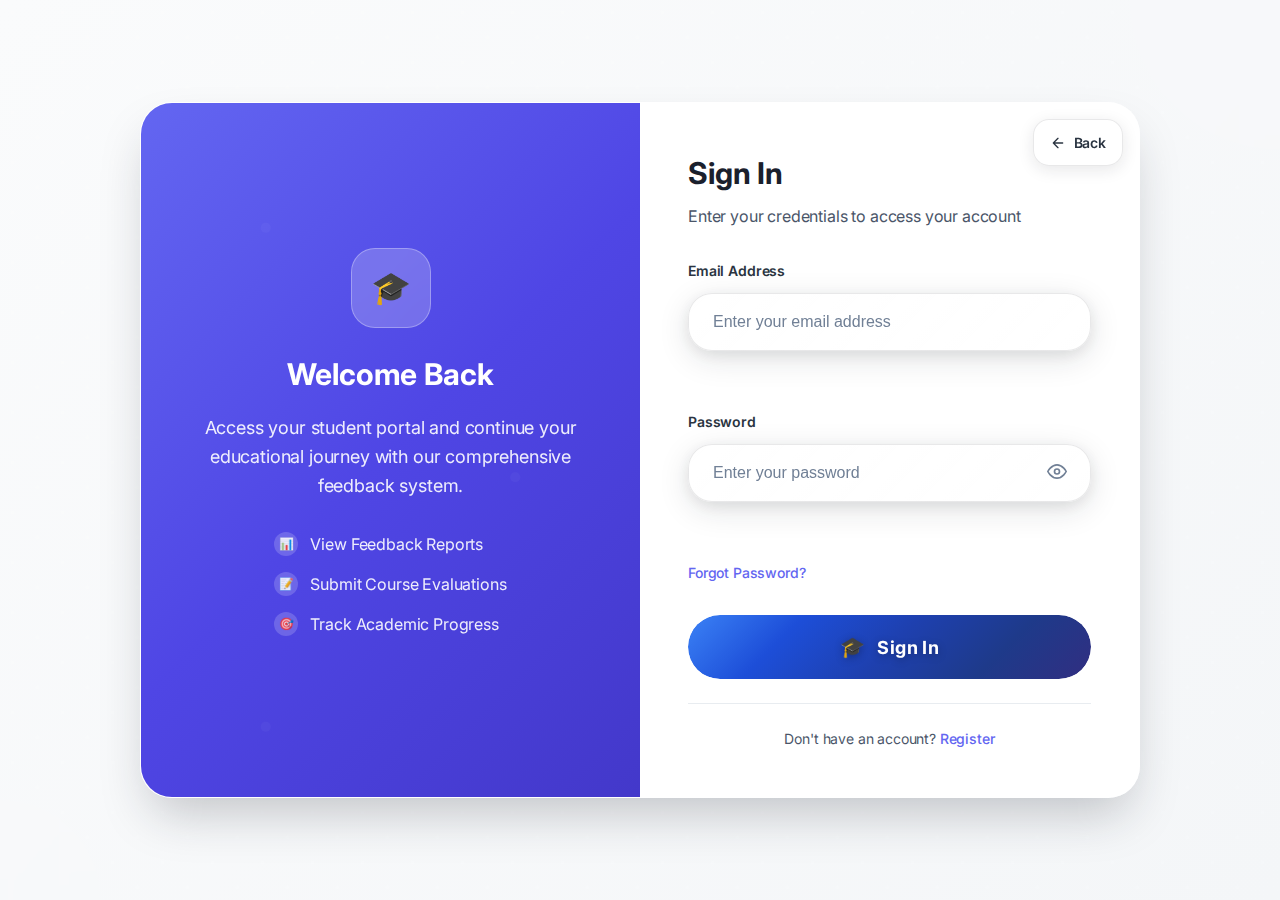
<file: faculty-feedback-system-main/reset-data.html>
<!DOCTYPE html>
<html lang="en">

<head>
    <meta charset="UTF-8">
    <meta name="viewport" content="width=device-width, initial-scale=1.0">
    <title>Reset Data - Faculty Feedback System</title>
    <style>
        * {
            margin: 0;
            padding: 0;
            box-sizing: border-box;
        }

        body {
            font-family: 'Segoe UI', Tahoma, Geneva, Verdana, sans-serif;
            background: linear-gradient(135deg, #667eea 0%, #764ba2 100%);
            min-height: 100vh;
            display: flex;
            align-items: center;
            justify-content: center;
            padding: 20px;
        }

        .reset-container {
            background: white;
            border-radius: 16px;
            box-shadow: 0 20px 60px rgba(0, 0, 0, 0.3);
            padding: 40px;
            max-width: 600px;
            width: 100%;
            animation: slideUp 0.4s ease;
        }

        @keyframes slideUp {
            from {
                opacity: 0;
                transform: translateY(20px);
            }
            to {
                opacity: 1;
                transform: translateY(0);
            }
        }

        .reset-header {
            text-align: center;
            margin-bottom: 35px;
        }

        .reset-header h1 {
            color: #1a202c;
            font-size: 32px;
            margin-bottom: 8px;
            font-weight: 700;
        }

        .reset-header p {
            color: #667eea;
            font-size: 15px;
            font-weight: 500;
        }

        .stats-grid {
            display: grid;
            grid-template-columns: repeat(3, 1fr);
            gap: 12px;
            margin-bottom: 30px;
        }

        .stat-card {
            background: linear-gradient(135deg, #f5f7fa 0%, #f0f4ff 100%);
            padding: 15px;
            border-radius: 10px;
            text-align: center;
            border: 1px solid #e0e7ff;
            transition: all 0.3s ease;
        }

        .stat-card:hover {
            transform: translateY(-2px);
            box-shadow: 0 4px 12px rgba(102, 126, 234, 0.15);
        }

        .stat-number {
            font-size: 24px;
            font-weight: 700;
            color: #667eea;
            margin-bottom: 4px;
        }

        .stat-label {
            font-size: 12px;
            color: #666;
            font-weight: 600;
            text-transform: uppercase;
            letter-spacing: 0.5px;
        }

        .warning-box {
            background: linear-gradient(135deg, #fff5e6 0%, #ffe8cc 100%);
            border: 2px solid #ffc107;
            border-radius: 10px;
            padding: 18px;
            margin-bottom: 25px;
            color: #856404;
            font-size: 14px;
            line-height: 1.7;
            display: flex;
            gap: 12px;
            align-items: flex-start;
        }

        .warning-box::before {
            content: "⚠️";
            font-size: 20px;
            flex-shrink: 0;
        }

        .warning-box strong {
            display: block;
            margin-bottom: 6px;
            color: #7d5f00;
            font-weight: 700;
        }

        .info-box {
            background: linear-gradient(135deg, #e7f3ff 0%, #d4e9ff 100%);
            border: 2px solid #2196F3;
            border-radius: 10px;
            padding: 18px;
            margin-bottom: 25px;
            color: #0c5394;
            font-size: 14px;
            line-height: 1.7;
            display: flex;
            gap: 12px;
            align-items: flex-start;
        }

        .info-box::before {
            content: "ℹ️";
            font-size: 20px;
            flex-shrink: 0;
        }

        .info-box strong {
            display: block;
            margin-bottom: 6px;
            color: #0c5394;
            font-weight: 700;
        }

        .preserve-list {
            background: linear-gradient(135deg, #f0f4ff 0%, #f5f9ff 100%);
            border-left: 5px solid #667eea;
            padding: 18px;
            border-radius: 10px;
            margin-bottom: 20px;
            transition: all 0.3s ease;
        }

        .preserve-list:hover {
            box-shadow: 0 4px 12px rgba(102, 126, 234, 0.1);
        }

        .preserve-list h4 {
            color: #667eea;
            margin-bottom: 12px;
            font-size: 15px;
            font-weight: 700;
            display: flex;
            align-items: center;
            gap: 8px;
        }

        .preserve-list ul {
            list-style: none;
            padding-left: 0;
        }

        .preserve-list li {
            color: #333;
            font-size: 14px;
            padding: 8px 0;
            display: flex;
            align-items: center;
            gap: 10px;
        }

        .preserve-list li:before {
            content: "✓";
            color: #667eea;
            font-weight: bold;
            font-size: 16px;
            display: inline-flex;
            align-items: center;
            justify-content: center;
            width: 20px;
            height: 20px;
            background: rgba(102, 126, 234, 0.1);
            border-radius: 50%;
            flex-shrink: 0;
        }

        .delete-list {
            background: linear-gradient(135deg, #ffebee 0%, #ffcdd2 100%);
            border-left: 5px solid #ff6b6b;
            padding: 18px;
            border-radius: 10px;
            margin-bottom: 25px;
            transition: all 0.3s ease;
        }

        .delete-list:hover {
            box-shadow: 0 4px 12px rgba(255, 107, 107, 0.15);
        }

        .delete-list h4 {
            color: #ff6b6b;
            margin-bottom: 12px;
            font-size: 15px;
            font-weight: 700;
            display: flex;
            align-items: center;
            gap: 8px;
        }

        .delete-list ul {
            list-style: none;
            padding-left: 0;
        }

        .delete-list li {
            color: #c62828;
            font-size: 14px;
            padding: 8px 0;
            display: flex;
            align-items: center;
            gap: 10px;
        }

        .delete-list li:before {
            content: "✕";
            color: #ff6b6b;
            font-weight: bold;
            font-size: 16px;
            display: inline-flex;
            align-items: center;
            justify-content: center;
            width: 20px;
            height: 20px;
            background: rgba(255, 107, 107, 0.1);
            border-radius: 50%;
            flex-shrink: 0;
        }

        .confirmation-section {
            background: #f9f9f9;
            border: 2px dashed #ddd;
            border-radius: 10px;
            padding: 20px;
            margin-bottom: 25px;
        }

        .confirmation-section h4 {
            color: #1a202c;
            margin-bottom: 15px;
            font-size: 15px;
            font-weight: 700;
        }

        .checkbox-group {
            display: flex;
            align-items: center;
            gap: 10px;
            margin-bottom: 12px;
        }

        .checkbox-group input[type="checkbox"] {
            width: 18px;
            height: 18px;
            cursor: pointer;
            accent-color: #667eea;
        }

        .checkbox-group label {
            cursor: pointer;
            font-size: 14px;
            color: #333;
            flex: 1;
        }

        .button-group {
            display: flex;
            gap: 12px;
            margin-top: 30px;
        }

        .btn {
            flex: 1;
            padding: 14px 24px;
            border: none;
            border-radius: 10px;
            font-size: 16px;
            cursor: pointer;
            font-weight: 700;
            transition: all 0.3s ease;
            text-transform: uppercase;
            letter-spacing: 0.5px;
        }

        .btn-reset {
            background: linear-gradient(135deg, #ff6b6b 0%, #ff5252 100%);
            color: white;
            box-shadow: 0 4px 12px rgba(255, 107, 107, 0.3);
        }

        .btn-reset:hover:not(:disabled) {
            background: linear-gradient(135deg, #ff5252 0%, #ff3838 100%);
            transform: translateY(-2px);
            box-shadow: 0 6px 20px rgba(255, 107, 107, 0.4);
        }

        .btn-reset:disabled {
            opacity: 0.5;
            cursor: not-allowed;
            transform: none;
        }

        .btn-cancel {
            background: linear-gradient(135deg, #e0e0e0 0%, #d0d0d0 100%);
            color: #333;
            box-shadow: 0 2px 8px rgba(0, 0, 0, 0.1);
        }

        .btn-cancel:hover {
            background: linear-gradient(135deg, #d0d0d0 0%, #c0c0c0 100%);
            transform: translateY(-2px);
            box-shadow: 0 4px 12px rgba(0, 0, 0, 0.15);
        }

        .result-message {
            padding: 18px;
            border-radius: 10px;
            margin-top: 20px;
            text-align: center;
            display: none;
            font-weight: 600;
            font-size: 15px;
            animation: slideDown 0.3s ease;
        }

        @keyframes slideDown {
            from {
                opacity: 0;
                transform: translateY(-10px);
            }
            to {
                opacity: 1;
                transform: translateY(0);
            }
        }

        .result-message.success {
            background: linear-gradient(135deg, #d4edda 0%, #c3e6cb 100%);
            color: #155724;
            border: 2px solid #c3e6cb;
        }

        .result-message.error {
            background: linear-gradient(135deg, #f8d7da 0%, #f5c6cb 100%);
            color: #721c24;
            border: 2px solid #f5c6cb;
        }

        .loading-spinner {
            display: none;
            text-align: center;
            margin-top: 20px;
        }

        .spinner {
            border: 4px solid #f3f3f3;
            border-top: 4px solid #667eea;
            border-radius: 50%;
            width: 40px;
            height: 40px;
            animation: spin 1s linear infinite;
            margin: 0 auto;
        }

        @keyframes spin {
            0% { transform: rotate(0deg); }
            100% { transform: rotate(360deg); }
        }

        .help-text {
            background: #f5f7fa;
            border-left: 4px solid #667eea;
            padding: 12px;
            border-radius: 6px;
            font-size: 13px;
            color: #666;
            margin-top: 15px;
            line-height: 1.6;
        }

        @media (max-width: 600px) {
            .reset-container {
                padding: 25px;
            }

            .reset-header h1 {
                font-size: 26px;
            }

            .stats-grid {
                grid-template-columns: 1fr;
                gap: 10px;
            }

            .button-group {
                flex-direction: column;
            }

            .btn {
                width: 100%;
            }

            .warning-box,
            .info-box {
                padding: 15px;
            }

            .preserve-list,
            .delete-list {
                padding: 15px;
            }
        }
    </style>
</head>

<body>
    <div class="reset-container">
        <div class="reset-header">
            <h1>🔄 Reset System Data</h1>
            <p>Start fresh with a clean slate</p>
        </div>

        <!-- Statistics Section -->
        <div class="stats-grid">
            <div class="stat-card">
                <div class="stat-number" id="studentCount">0</div>
                <div class="stat-label">Students</div>
            </div>
            <div class="stat-card">
                <div class="stat-number" id="surveyCount">0</div>
                <div class="stat-label">Surveys</div>
            </div>
            <div class="stat-card">
                <div class="stat-number" id="feedbackCount">0</div>
                <div class="stat-label">Feedbacks</div>
            </div>
        </div>

        <div class="warning-box">
            <strong>Warning:</strong> This will permanently delete all surveys, student feedbacks, and all student accounts. 
            Only admin accounts will be preserved. This action cannot be undone!
        </div>

        <div class="info-box">
            <strong>Info:</strong> Only admin accounts, Departments, Faculties, and Questions will be preserved.
        </div>

        <!-- What will be preserved -->
        <div class="preserve-list">
            <h4>✓ What will be preserved:</h4>
            <ul>
                <li>Admin accounts only</li>
                <li>Departments (BCA, BSC, BCOM, BBA, BA)</li>
                <li>Faculty members in departments</li>
                <li>All questions in Manage Questions</li>
            </ul>
        </div>

        <!-- What will be deleted -->
        <div class="delete-list">
            <h4>✕ What will be deleted:</h4>
            <ul>
                <li>All student accounts</li>
                <li>All surveys</li>
                <li>All student feedbacks</li>
                <li>All faculty performance data</li>
            </ul>
        </div>

        <!-- Confirmation Checkboxes -->
        <div class="confirmation-section">
            <h4>Confirm Reset Action</h4>
            <div class="checkbox-group">
                <input type="checkbox" id="confirmDelete" onchange="updateResetButton()">
                <label for="confirmDelete">I understand that this action will delete all student accounts, surveys, and feedbacks</label>
            </div>
            <div class="checkbox-group">
                <input type="checkbox" id="confirmPermanent" onchange="updateResetButton()">
                <label for="confirmPermanent">I confirm this action is permanent and cannot be undone</label>
            </div>
            <div class="help-text">
                💡 <strong>Tip:</strong> Make sure to backup important data before resetting.
            </div>
        </div>

        <div class="button-group">
            <button class="btn btn-cancel" onclick="goBack()">Cancel</button>
            <button class="btn btn-reset" id="resetBtn" onclick="resetData()" disabled>Reset Data</button>
        </div>

        <div id="loadingSpinner" class="loading-spinner">
            <div class="spinner"></div>
            <p style="margin-top: 15px; color: #667eea; font-weight: 600;">Resetting system data...</p>
        </div>

        <div id="resultMessage" class="result-message"></div>
    </div>

    <script src="js/storage.js"></script>
    <script src="js/auth.js"></script>
    <script>
        // Check authentication
        const currentUser = checkAuth('admin');
        if (!currentUser) {
            // User will be redirected by checkAuth function
        }

        // Initialize page with current data statistics
        function initializePage() {
            try {
                const students = Storage.getUsers().filter(u => u.role === 'student');
                const surveys = Storage.getSurveys();
                const feedbacks = Storage.getFeedbacks();

                document.getElementById('studentCount').textContent = students.length;
                document.getElementById('surveyCount').textContent = surveys.length;
                document.getElementById('feedbackCount').textContent = feedbacks.length;
            } catch (error) {
                console.error('Error loading statistics:', error);
            }
        }

        function updateResetButton() {
            const confirmDelete = document.getElementById('confirmDelete').checked;
            const confirmPermanent = document.getElementById('confirmPermanent').checked;
            const resetBtn = document.getElementById('resetBtn');

            resetBtn.disabled = !(confirmDelete && confirmPermanent);
        }

        function resetData() {
            const confirmed = confirm('⚠️ FINAL CONFIRMATION: Are you absolutely sure? This will permanently delete ALL student accounts, surveys, feedbacks, and faculty performance data!');

            if (confirmed) {
                showLoadingSpinner(true);

                try {
                    // Simulate processing delay for better UX
                    setTimeout(() => {
                        // Delete all students and surveys/feedbacks
                        Storage.resetStudentData();
                        
                        // Clear faculty performance data by clearing localStorage
                        localStorage.removeItem('facultyPerformanceData');
                        
                        showLoadingSpinner(false);
                        showResult('✅ All students deleted! Surveys, feedbacks, and faculty performance data cleared. Only admin accounts remain. Redirecting...', 'success');

                        // Reset statistics
                        document.getElementById('studentCount').textContent = '0';
                        document.getElementById('surveyCount').textContent = '0';
                        document.getElementById('feedbackCount').textContent = '0';

                        // Reset checkboxes
                        document.getElementById('confirmDelete').checked = false;
                        document.getElementById('confirmPermanent').checked = false;
                        updateResetButton();

                        setTimeout(() => {
                            window.location.href = 'index.html';
                        }, 2500);
                    }, 1500);
                } catch (error) {
                    showLoadingSpinner(false);
                    showResult('❌ Error during reset: ' + error.message, 'error');
                }
            }
        }

        function goBack() {
            window.history.back();
        }

        function showResult(message, type) {
            const resultDiv = document.getElementById('resultMessage');
            resultDiv.textContent = message;
            resultDiv.className = `result-message ${type}`;
        }

        function showLoadingSpinner(show) {
            const spinner = document.getElementById('loadingSpinner');
            spinner.style.display = show ? 'block' : 'none';
        }

        // Initialize on page load
        window.addEventListener('DOMContentLoaded', initializePage);
    </script>
</body>

</html>
</file>
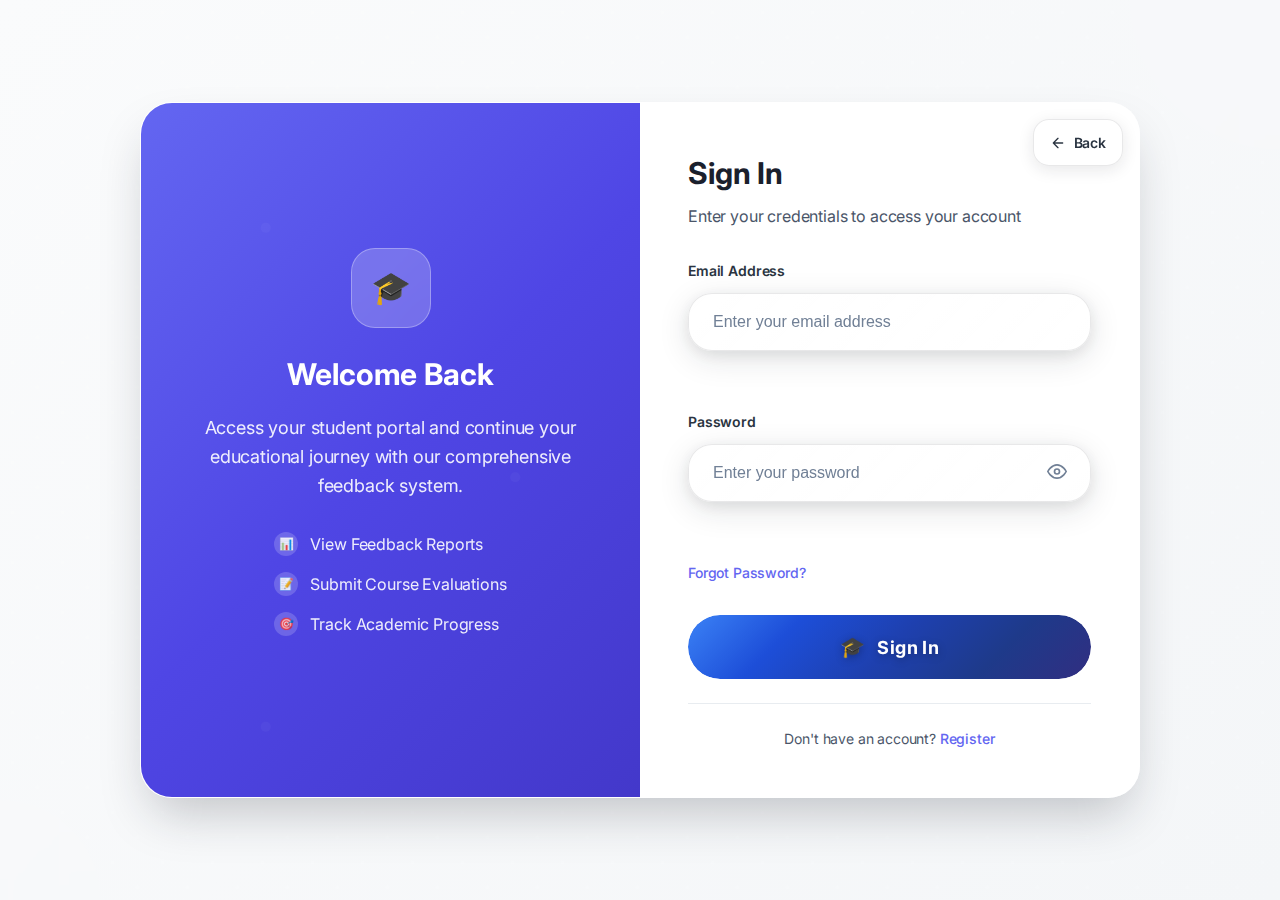
<file: faculty-feedback-system-main/student-dashboard.html>
<!DOCTYPE html>
<html lang="en">

<head>
    <meta charset="UTF-8">
    <meta name="viewport" content="width=device-width, initial-scale=1.0">
    <title>Student Dashboard - Faculty Feedback System</title>
    <link rel="stylesheet" href="css/dashboard.css">
</head>

<body>
    <div class="dashboard-wrapper">
        <!-- Sidebar -->
        <aside class="sidebar">
            <div class="sidebar-header">
                <h2>📚 Student Portal</h2>
            </div>

            <nav class="sidebar-nav">
                <a href="student-dashboard.html" class="nav-item active">
                    <span class="icon">🏠</span>
                    <span>Dashboard</span>
                </a>
                <a href="student-submissions.html" class="nav-item">
                    <span class="icon">📝</span>
                    <span>My Submissions</span>
                </a>
                <a href="#" class="nav-item" onclick="logout()">
                    <span class="icon">🚪</span>
                    <span>Logout</span>
                </a>
            </nav>
        </aside>

        <!-- Main Content -->
        <main class="main-content">
            <!-- Top Bar -->
            <header class="top-bar">
                <div class="welcome-section">
                    <h1>Welcome, <span id="studentName">Student</span>!</h1>
                    <p>Complete your faculty feedback surveys</p>
                </div>
                <div class="user-info">
                    <div class="info-badge">
                        <span class="label">Department:</span>
                        <span class="value" id="studentSemester">-</span>
                    </div>
                    <div class="user-avatar">
                        <span id="userInitials">S</span>
                    </div>
                </div>
            </header>

            <!-- Dashboard Content -->
            <div class="dashboard-content">
                <div class="stats-grid">
                    <div class="stat-card stat-available">
                        <div class="stat-icon">📋</div>
                        <div class="stat-info">
                            <h3 id="availableSurveys">0</h3>
                            <p>Available Surveys</p>
                        </div>
                    </div>
                    <div class="stat-card stat-completed">
                        <div class="stat-icon">✅</div>
                        <div class="stat-info">
                            <h3 id="completedSurveys">0</h3>
                            <p>Completed Surveys</p>
                        </div>
                    </div>
                    <div class="stat-card stat-pending">
                        <div class="stat-icon">⏳</div>
                        <div class="stat-info">
                            <h3 id="pendingSurveys">0</h3>
                            <p>Pending Surveys</p>
                        </div>
                    </div>
                </div>

                <div class="surveys-section">
                    <h2>Available Surveys</h2>
                    <div id="surveysContainer" class="surveys-grid">
                        <!-- Surveys will be loaded here -->
                    </div>
                </div>
            </div>
        </main>
    </div>

    <script src="js/storage.js"></script>
    <script src="js/sample-data.js"></script>
    <script src="js/auth.js"></script>
    <script src="js/mobile-nav.js"></script>
    <script src="js/student-dashboard.js"></script>
</body>

</html>
</file>
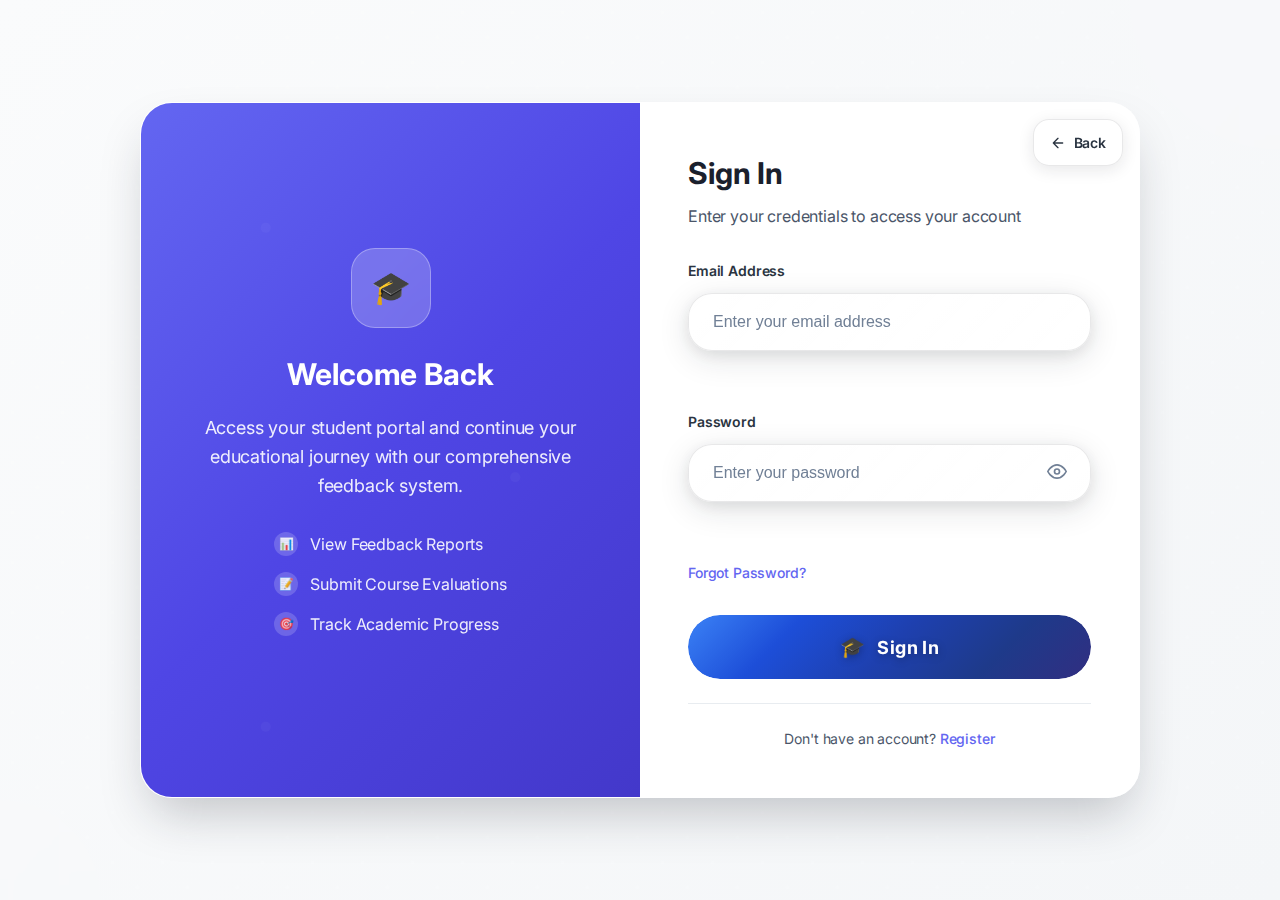
<file: faculty-feedback-system-main/student-login.html>
<!DOCTYPE html>
<html lang="en">
<head>
    <meta charset="UTF-8">
    <meta name="viewport" content="width=device-width, initial-scale=1.0">
    <title>Student Login - Faculty Feedback System</title>
    <meta name="description" content="Sign in to your student account to access feedback tools and academic insights.">
    
    <!-- Fonts -->
    <link rel="preconnect" href="https://fonts.googleapis.com">
    <link rel="preconnect" href="https://fonts.gstatic.com" crossorigin>
    <link href="https://fonts.googleapis.com/css2?family=Inter:wght@300;400;500;600;700;800;900&display=swap" rel="stylesheet">
    
    <!-- Perfect Design System -->
    <link rel="stylesheet" href="css/perfect-design.css">
    
    <style>
        /* Page-specific styles */
        .login-page {
            min-height: 100vh;
            display: flex;
            align-items: center;
            justify-content: center;
            background: var(--gradient-rainbow);
            position: relative;
            overflow: hidden;
            padding: var(--space-4);
        }
        
        .login-bg {
            position: absolute;
            inset: 0;
            z-index: 0;
        }
        
        .login-pattern {
            position: absolute;
            inset: 0;
            background-image: 
                radial-gradient(circle at 25% 25%, rgba(255, 255, 255, 0.1) 2px, transparent 2px),
                radial-gradient(circle at 75% 75%, rgba(255, 255, 255, 0.1) 2px, transparent 2px);
            background-size: 50px 50px;
            animation: patternMove 30s linear infinite;
        }
        
        .login-orb {
            position: absolute;
            border-radius: 50%;
            background: rgba(255, 255, 255, 0.1);
            backdrop-filter: blur(15px);
            animation: float 20s ease-in-out infinite;
        }
        
        .orb-1 {
            width: 300px;
            height: 300px;
            top: -150px;
            right: -150px;
            animation-delay: 0s;
        }
        
        .orb-2 {
            width: 200px;
            height: 200px;
            bottom: -100px;
            left: -100px;
            animation-delay: 7s;
        }
        
        .orb-3 {
            width: 150px;
            height: 150px;
            top: 30%;
            left: 15%;
            animation-delay: 14s;
        }
        
        @keyframes patternMove {
            0% { transform: translate(0, 0); }
            100% { transform: translate(50px, 50px); }
        }
        
        @keyframes float {
            0%, 100% {
                transform: translateY(0px) rotate(0deg) scale(1);
                opacity: 0.3;
            }
            50% {
                transform: translateY(-15px) rotate(180deg) scale(1.05);
                opacity: 0.5;
            }
        }
        
        .login-container {
            background: rgba(255, 255, 255, 0.98);
            backdrop-filter: blur(20px);
            border-radius: var(--radius-3xl);
            box-shadow: var(--shadow-2xl);
            border: 1px solid rgba(255, 255, 255, 0.2);
            display: grid;
            grid-template-columns: 1fr 1fr;
            max-width: 1000px;
            width: 100%;
            min-height: 600px;
            overflow: hidden;
            position: relative;
            z-index: 10;
            animation: slideUp 0.8s var(--ease-out);
        }
        
        .login-brand {
            background: var(--gradient-primary);
            padding: var(--space-12);
            display: flex;
            flex-direction: column;
            justify-content: center;
            align-items: center;
            text-align: center;
            color: white;
            position: relative;
            overflow: hidden;
        }
        
        .login-brand::before {
            content: '';
            position: absolute;
            inset: 0;
            background: url('data:image/svg+xml,<svg xmlns="http://www.w3.org/2000/svg" viewBox="0 0 100 100"><defs><pattern id="grain" width="100" height="100" patternUnits="userSpaceOnUse"><circle cx="25" cy="25" r="1" fill="rgba(255,255,255,0.1)"/><circle cx="75" cy="75" r="1" fill="rgba(255,255,255,0.1)"/></pattern></defs><rect width="100" height="100" fill="url(%23grain)"/></svg>');
            opacity: 0.3;
        }
        
        .brand-logo {
            width: 80px;
            height: 80px;
            background: rgba(255, 255, 255, 0.2);
            border-radius: var(--radius-2xl);
            display: flex;
            align-items: center;
            justify-content: center;
            margin-bottom: var(--space-6);
            backdrop-filter: blur(10px);
            border: 1px solid rgba(255, 255, 255, 0.3);
            position: relative;
            z-index: 1;
            font-size: 2rem;
        }
        
        .brand-title {
            font-size: var(--font-size-3xl);
            font-weight: var(--font-weight-bold);
            margin-bottom: var(--space-4);
            position: relative;
            z-index: 1;
        }
        
        .brand-subtitle {
            font-size: var(--font-size-lg);
            opacity: 0.9;
            font-weight: var(--font-weight-normal);
            line-height: var(--line-height-relaxed);
            position: relative;
            z-index: 1;
            margin-bottom: var(--space-8);
        }
        
        .brand-features {
            position: relative;
            z-index: 1;
        }
        
        .feature-item {
            display: flex;
            align-items: center;
            margin-bottom: var(--space-4);
            font-size: var(--font-size-base);
            opacity: 0.9;
        }
        
        .feature-icon {
            width: 24px;
            height: 24px;
            background: rgba(255, 255, 255, 0.2);
            border-radius: 50%;
            display: flex;
            align-items: center;
            justify-content: center;
            font-size: 12px;
            margin-right: var(--space-3);
        }
        
        .login-form-section {
            padding: var(--space-12);
            display: flex;
            flex-direction: column;
            justify-content: center;
            background: white;
        }
        
        .back-btn {
            position: absolute;
            top: var(--space-4);
            right: var(--space-4);
            background: rgba(255, 255, 255, 0.9);
            color: var(--text-luxury);
            padding: var(--space-3) var(--space-4);
            border-radius: var(--radius-xl);
            text-decoration: none;
            font-weight: var(--font-weight-semibold);
            font-size: var(--font-size-sm);
            display: flex;
            align-items: center;
            gap: var(--space-2);
            transition: all var(--transition-premium);
            border: 1px solid rgba(26, 32, 44, 0.1);
            z-index: 20;
            backdrop-filter: var(--backdrop-blur-md);
            box-shadow: 
                0 4px 16px rgba(26, 32, 44, 0.1),
                0 1px 0 0 rgba(255, 255, 255, 0.8) inset;
        }
        
        .back-btn:hover {
            background: rgba(255, 255, 255, 0.95);
            color: var(--primary-600);
            transform: translateY(-2px) scale(1.05);
            box-shadow: 
                0 8px 32px rgba(26, 32, 44, 0.15),
                0 1px 0 0 rgba(255, 255, 255, 0.9) inset;
            border-color: var(--primary-300);
        }
        
        .back-btn svg {
            transition: all var(--transition-premium);
        }
        
        .back-btn:hover svg {
            transform: translateX(-2px);
        }
        
        .form-header {
            margin-bottom: var(--space-8);
        }
        
        .form-title {
            font-size: var(--font-size-3xl);
            font-weight: var(--font-weight-bold);
            color: var(--text-primary);
            margin-bottom: var(--space-2);
        }
        
        .form-subtitle {
            color: var(--text-muted);
            font-size: var(--font-size-base);
        }
        
        .password-wrapper {
            position: relative;
        }
        
        .password-toggle {
            position: absolute;
            right: var(--space-4);
            top: 50%;
            transform: translateY(-50%);
            background: none;
            border: none;
            color: var(--text-light);
            cursor: pointer;
            padding: var(--space-2);
            border-radius: var(--radius-md);
            transition: all var(--transition-fast);
        }
        
        .password-toggle:hover {
            color: var(--text-muted);
            background: var(--gray-100);
        }
        
        .form-options {
            display: flex;
            justify-content: space-between;
            align-items: center;
            margin-bottom: var(--space-8);
        }
        
        .checkbox-wrapper {
            display: flex;
            align-items: center;
            gap: var(--space-2);
        }
        
        .custom-checkbox {
            width: 20px;
            height: 20px;
            border: 2px solid var(--gray-300);
            border-radius: var(--radius-sm);
            position: relative;
            cursor: pointer;
            transition: all var(--transition-fast);
        }
        
        .custom-checkbox input {
            opacity: 0;
            position: absolute;
            width: 100%;
            height: 100%;
            cursor: pointer;
        }
        
        .custom-checkbox input:checked + .checkmark {
            background: var(--primary-500);
            border-color: var(--primary-500);
        }
        
        .custom-checkbox input:checked + .checkmark::after {
            opacity: 1;
            transform: scale(1);
        }
        
        .checkmark {
            position: absolute;
            inset: 0;
            border-radius: var(--radius-sm);
            transition: all var(--transition-fast);
        }
        
        .checkmark::after {
            content: '✓';
            position: absolute;
            top: 50%;
            left: 50%;
            transform: translate(-50%, -50%) scale(0);
            color: white;
            font-size: 12px;
            font-weight: bold;
            opacity: 0;
            transition: all var(--transition-fast);
        }
        
        .checkbox-label {
            font-size: var(--font-size-sm);
            color: var(--text-muted);
            cursor: pointer;
        }
        
        .forgot-link {
            color: var(--primary-500);
            text-decoration: none;
            font-size: var(--font-size-sm);
            font-weight: var(--font-weight-medium);
            transition: all var(--transition-fast);
        }
        
        .forgot-link:hover {
            color: var(--primary-600);
            text-decoration: underline;
        }
        
        .login-btn {
            width: 100%;
            padding: 0;
            border: none;
            border-radius: var(--radius-3xl);
            cursor: pointer;
            position: relative;
            overflow: hidden;
            height: 64px;
            margin-bottom: var(--space-6);
            background: transparent;
            font-family: inherit;
            transition: all var(--transition-luxury);
        }
        
        .enhanced-login-btn::before {
            content: '';
            position: absolute;
            top: 0;
            left: 0;
            width: 100%;
            height: 100%;
            background: 
                linear-gradient(135deg, #3b82f6 0%, #1d4ed8 25%, #1e40af 50%, #1e3a8a 75%, #312e81 100%),
                radial-gradient(circle at 30% 30%, rgba(255, 255, 255, 0.3) 0%, transparent 70%);
            border-radius: var(--radius-3xl);
            transition: all var(--transition-luxury);
            z-index: 1;
        }
        
        .enhanced-login-btn::after {
            content: '';
            position: absolute;
            top: 0;
            left: -100%;
            width: 100%;
            height: 100%;
            background: linear-gradient(90deg, transparent, rgba(255, 255, 255, 0.4), transparent);
            transition: left var(--transition-luxury);
            z-index: 3;
        }
        
        .login-btn-content {
            position: relative;
            z-index: 4;
            display: flex;
            align-items: center;
            justify-content: center;
            gap: var(--space-3);
            height: 100%;
            color: white;
            font-weight: var(--font-weight-bold);
            font-size: var(--font-size-lg);
            letter-spacing: 0.02em;
            text-shadow: 0 2px 8px rgba(0, 0, 0, 0.3);
        }
        
        .login-btn-icon {
            font-size: var(--font-size-xl);
            transition: all var(--transition-premium);
        }
        
        .login-btn-text {
            transition: all var(--transition-premium);
        }
        
        .login-btn-glow {
            position: absolute;
            top: 0;
            left: 0;
            width: 100%;
            height: 100%;
            background: 
                linear-gradient(135deg, #3b82f6 0%, #1d4ed8 25%, #1e40af 50%, #1e3a8a 75%, #312e81 100%);
            border-radius: var(--radius-3xl);
            opacity: 0;
            filter: blur(20px);
            transition: all var(--transition-luxury);
            z-index: 0;
        }
        
        .enhanced-login-btn:hover {
            transform: translateY(-6px) scale(1.02);
        }
        
        .enhanced-login-btn:hover::before {
            background: 
                linear-gradient(135deg, #2563eb 0%, #1d4ed8 25%, #1e40af 50%, #1e3a8a 75%, #312e81 100%),
                radial-gradient(circle at 30% 30%, rgba(255, 255, 255, 0.4) 0%, transparent 70%);
            box-shadow: 
                0 20px 60px rgba(59, 130, 246, 0.4),
                0 10px 30px rgba(29, 78, 216, 0.3),
                0 1px 0 0 rgba(255, 255, 255, 0.4) inset,
                0 -1px 0 0 rgba(0, 0, 0, 0.2) inset;
        }
        
        .enhanced-login-btn:hover::after {
            left: 100%;
        }
        
        .enhanced-login-btn:hover .login-btn-glow {
            opacity: 0.6;
        }
        
        .enhanced-login-btn:hover .login-btn-icon {
            transform: scale(1.2) rotate(15deg);
        }
        
        .enhanced-login-btn:hover .login-btn-text {
            transform: translateX(4px);
        }
        
        .enhanced-login-btn:active {
            transform: translateY(-3px) scale(0.98);
        }
        
        .enhanced-login-btn:active::before {
            box-shadow: 
                0 10px 30px rgba(59, 130, 246, 0.5),
                0 5px 15px rgba(29, 78, 216, 0.4);
        }
        
        /* Legacy login button styles for fallback */
        .login-btn:not(.enhanced-login-btn)::before {
            content: '';
            position: absolute;
            top: 0;
            left: -100%;
            width: 100%;
            height: 100%;
            background: linear-gradient(90deg, transparent, rgba(255,255,255,0.2), transparent);
            transition: left 0.5s ease;
            z-index: 1;
        }
        
        .login-btn:not(.enhanced-login-btn) {
            padding: var(--space-4);
            background: var(--gradient-primary);
            color: white;
            font-size: var(--font-size-base);
            font-weight: var(--font-weight-semibold);
            transition: all var(--transition-normal);
            border-radius: var(--radius-lg);
        }
        
        .login-btn:not(.enhanced-login-btn):hover {
            transform: translateY(-2px);
            box-shadow: var(--shadow-colored);
        }
        
        .login-btn:not(.enhanced-login-btn):hover::before {
            left: 100%;
        }
        
        .login-btn:not(.enhanced-login-btn):active {
            transform: translateY(0);
        }
        
        .login-btn:not(.enhanced-login-btn):disabled {
            opacity: 0.7;
            cursor: not-allowed;
            transform: none;
        }
        
        .form-footer {
            text-align: center;
            padding-top: var(--space-6);
            border-top: 1px solid var(--gray-200);
        }
        
        .register-link {
            color: var(--text-muted);
            font-size: var(--font-size-sm);
        }
        
        .register-link a {
            color: var(--primary-500);
            text-decoration: none;
            font-weight: var(--font-weight-medium);
            transition: all var(--transition-fast);
        }
        
        .register-link a:hover {
            color: var(--primary-600);
            text-decoration: underline;
        }
        
        /* Enhanced Loading state for login */
        .enhanced-login-btn.loading {
            pointer-events: none;
        }
        
        .enhanced-login-btn.loading::before {
            animation: loginLoadingPulse 1.5s ease-in-out infinite;
        }
        
        .enhanced-login-btn.loading .login-btn-content {
            opacity: 0.7;
        }
        
        .enhanced-login-btn.loading .login-btn-text {
            opacity: 0;
        }
        
        .enhanced-login-btn.loading .login-btn-icon {
            animation: loginLoadingRotate 1s linear infinite;
        }
        
        .enhanced-login-btn.loading::after {
            content: '';
            position: absolute;
            top: 50%;
            left: 50%;
            width: 24px;
            height: 24px;
            margin: -12px 0 0 -12px;
            border: 3px solid rgba(255, 255, 255, 0.3);
            border-radius: 50%;
            border-top-color: white;
            animation: spin 1s linear infinite;
            z-index: 5;
        }
        
        @keyframes loginLoadingPulse {
            0%, 100% { 
                background: linear-gradient(135deg, #3b82f6 0%, #1d4ed8 25%, #1e40af 50%, #1e3a8a 75%, #312e81 100%);
            }
            50% { 
                background: linear-gradient(135deg, #2563eb 0%, #1d4ed8 25%, #1e40af 50%, #1e3a8a 75%, #312e81 100%);
            }
        }
        
        @keyframes loginLoadingRotate {
            0% { transform: scale(1.2) rotate(0deg); }
            100% { transform: scale(1.2) rotate(360deg); }
        }
        
        /* Legacy Loading state */
        .login-btn:not(.enhanced-login-btn).loading {
            pointer-events: none;
        }
        
        .login-btn:not(.enhanced-login-btn).loading::after {
            content: '';
            position: absolute;
            top: 50%;
            left: 50%;
            width: 20px;
            height: 20px;
            margin: -10px 0 0 -10px;
            border: 2px solid rgba(255, 255, 255, 0.3);
            border-radius: 50%;
            border-top-color: white;
            animation: spin 1s linear infinite;
        }
        
        .login-btn:not(.enhanced-login-btn).loading .btn-text {
            opacity: 0;
        }
        
        /* Enhanced Error Styling */
        .field-error-container {
            min-height: 20px;
            margin-top: var(--space-2);
        }
        
        .field-error {
            color: var(--error-600);
            font-size: var(--font-size-sm);
            font-weight: var(--font-weight-medium);
            display: flex;
            align-items: center;
            gap: var(--space-2);
            animation: errorSlideIn 0.3s var(--ease-out);
            background: var(--error-50);
            padding: var(--space-2) var(--space-3);
            border-radius: var(--radius-md);
            border-left: 3px solid var(--error-500);
        }
        
        .field-error::before {
            content: '⚠';
            font-size: var(--font-size-sm);
            color: var(--error-500);
        }
        
        .form-input.error {
            border-color: var(--error-400);
            box-shadow: 0 0 0 3px rgba(239, 68, 68, 0.1);
            background: rgba(254, 242, 242, 0.5);
        }
        
        .form-input.error:focus {
            border-color: var(--error-500);
            box-shadow: 0 0 0 4px rgba(239, 68, 68, 0.15);
        }
        
        @keyframes errorSlideIn {
            from {
                opacity: 0;
                transform: translateY(-10px);
            }
            to {
                opacity: 1;
                transform: translateY(0);
            }
        }
        
        /* Enhanced Alert Styling */
        .alert {
            padding: var(--space-4) var(--space-5);
            border-radius: var(--radius-xl);
            margin-bottom: var(--space-6);
            font-size: var(--font-size-sm);
            font-weight: var(--font-weight-medium);
            display: none;
            border: 1px solid;
            backdrop-filter: var(--backdrop-blur-md);
            animation: alertSlideDown 0.4s var(--ease-bounce);
            position: relative;
            overflow: hidden;
        }
        
        .alert::before {
            content: '';
            position: absolute;
            top: 0;
            left: -100%;
            width: 100%;
            height: 100%;
            background: linear-gradient(90deg, 
                transparent 0%, 
                rgba(255, 255, 255, 0.2) 50%, 
                transparent 100%);
            animation: alertShimmer 2s ease-in-out infinite;
        }
        
        .alert.show {
            display: flex;
            align-items: center;
            gap: var(--space-3);
        }
        
        .alert-success {
            background: var(--success-50);
            color: var(--success-700);
            border-color: var(--success-200);
        }
        
        .alert-success::after {
            content: '✓';
            font-weight: bold;
            color: var(--success-600);
        }
        
        .alert-error,
        .alert-danger {
            background: var(--error-50);
            color: var(--error-700);
            border-color: var(--error-200);
        }
        
        .alert-error::after,
        .alert-danger::after {
            content: '⚠';
            font-weight: bold;
            color: var(--error-600);
        }
        
        .alert-warning {
            background: var(--warning-50);
            color: var(--warning-700);
            border-color: var(--warning-200);
        }
        
        .alert-warning::after {
            content: '⚠';
            font-weight: bold;
            color: var(--warning-600);
        }
        
        .alert-info {
            background: var(--primary-50);
            color: var(--primary-700);
            border-color: var(--primary-200);
        }
        
        .alert-info::after {
            content: 'ℹ';
            font-weight: bold;
            color: var(--primary-600);
        }
        
        @keyframes alertSlideDown {
            from {
                opacity: 0;
                transform: translateY(-20px);
            }
            to {
                opacity: 1;
                transform: translateY(0);
            }
        }
        
        @keyframes alertShimmer {
            0% { left: -100%; }
            100% { left: 100%; }
        }
        
        /* Responsive Design */
        @media (max-width: 768px) {
            .login-container {
                grid-template-columns: 1fr;
                max-width: 450px;
                min-height: auto;
            }
            
            .login-brand {
                padding: var(--space-8) var(--space-6);
                min-height: 200px;
            }
            
            .brand-title {
                font-size: var(--font-size-2xl);
            }
            
            .brand-features {
                display: none;
            }
            
            .login-form-section {
                padding: var(--space-8) var(--space-6);
            }
            
            .form-title {
                font-size: var(--font-size-2xl);
            }
            
            .back-btn {
                top: var(--space-3);
                right: var(--space-3);
                padding: var(--space-2) var(--space-3);
                font-size: var(--font-size-xs);
            }
        }
        
        @media (max-width: 480px) {
            .login-page {
                padding: var(--space-3);
            }
            
            .login-container {
                border-radius: var(--radius-2xl);
            }
            
            .login-brand {
                padding: var(--space-6) var(--space-4);
            }
            
            .login-form-section {
                padding: var(--space-6) var(--space-4);
            }
        }
    </style>
</head>
<body>
    <div class="login-page">
        <div class="login-bg">
            <div class="login-pattern"></div>
            <div class="login-orb orb-1"></div>
            <div class="login-orb orb-2"></div>
            <div class="login-orb orb-3"></div>
        </div>
        
        <div class="login-container">
            <!-- Back Button -->
            <a href="index.html" class="back-btn">
                <svg width="16" height="16" viewBox="0 0 24 24" fill="none">
                    <path d="M19 12H5M12 19L5 12L12 5" stroke="currentColor" stroke-width="2" stroke-linecap="round" stroke-linejoin="round"/>
                </svg>
                Back
            </a>
            
            <!-- Brand Side -->
            <div class="login-brand">
                <div class="brand-logo">🎓</div>
                <h1 class="brand-title">Welcome Back</h1>
                <p class="brand-subtitle">
                    Access your student portal and continue your educational journey with our comprehensive feedback system.
                </p>
                
                <div class="brand-features">
                    <div class="feature-item">
                        <div class="feature-icon">📊</div>
                        <span>View Feedback Reports</span>
                    </div>
                    <div class="feature-item">
                        <div class="feature-icon">📝</div>
                        <span>Submit Course Evaluations</span>
                    </div>
                    <div class="feature-item">
                        <div class="feature-icon">🎯</div>
                        <span>Track Academic Progress</span>
                    </div>
                </div>
            </div>
            
            <!-- Form Side -->
            <div class="login-form-section">
                <div class="form-header">
                    <h2 class="form-title">Sign In</h2>
                    <p class="form-subtitle">Enter your credentials to access your account</p>
                </div>
                
                <form id="studentLoginForm">
                    <div id="alertMessage" class="alert"></div>
                    
                    <div class="form-group">
                        <label for="email" class="form-label">Email Address</label>
                        <input type="email" id="email" name="email" class="form-input" placeholder="Enter your email address" required autocomplete="email">
                        <div class="field-error-container"></div>
                    </div>
                    
                    <div class="form-group">
                        <label for="password" class="form-label">Password</label>
                        <div class="password-wrapper">
                            <input type="password" id="password" name="password" class="form-input" placeholder="Enter your password" required autocomplete="current-password">
                            <button type="button" class="password-toggle" onclick="togglePassword()" aria-label="Toggle password visibility">
                                <svg class="eye-open" width="20" height="20" viewBox="0 0 24 24" fill="none" aria-hidden="true">
                                    <path d="M1 12S5 4 12 4S23 12 23 12S19 20 12 20S1 12 1 12Z" stroke="currentColor" stroke-width="2"/>
                                    <circle cx="12" cy="12" r="3" stroke="currentColor" stroke-width="2"/>
                                </svg>
                                <svg class="eye-closed" width="20" height="20" viewBox="0 0 24 24" fill="none" style="display: none;" aria-hidden="true">
                                    <path d="M17.94 17.94C16.2306 19.243 14.1491 19.9649 12 20C5 20 1 12 1 12C2.24389 9.68192 3.96914 7.65663 6.06 6.06M9.9 4.24C10.5883 4.0789 11.2931 3.99836 12 4C19 4 23 12 23 12C22.393 13.1356 21.6691 14.2048 20.84 15.19M14.12 14.12C13.8454 14.4148 13.5141 14.6512 13.1462 14.8151C12.7782 14.9791 12.3809 15.0673 11.9781 15.0744C11.5753 15.0815 11.1749 15.0074 10.8016 14.8565C10.4283 14.7056 10.0887 14.4811 9.80385 14.1962C9.51897 13.9113 9.29439 13.5717 9.14351 13.1984C8.99262 12.8251 8.91853 12.4247 8.92563 12.0219C8.93274 11.6191 9.02091 11.2218 9.18488 10.8538C9.34884 10.4858 9.58525 10.1546 9.88 9.88" stroke="currentColor" stroke-width="2" stroke-linecap="round" stroke-linejoin="round"/>
                                    <line x1="1" y1="1" x2="23" y2="23" stroke="currentColor" stroke-width="2" stroke-linecap="round" stroke-linejoin="round"/>
                                </svg>
                            </button>
                        </div>
                        <div class="field-error-container"></div>
                    </div>
                    
                    <div class="form-options">
                        <a href="mailto:support@sbcollege.edu.in?subject=Password Reset Request" class="forgot-link">Forgot Password?</a>
                    </div>
                    
                    <button type="submit" class="login-btn enhanced-login-btn">
                        <div class="login-btn-glow"></div>
                        <div class="login-btn-content">
                            <span class="login-btn-icon">🎓</span>
                            <span class="login-btn-text">Sign In</span>
                        </div>
                    </button>
                    
                    <div class="form-footer">
                        <p class="register-link">
                            Don't have an account? <a href="student-register.html">Register</a>
                        </p>
                    </div>
                </form>
            </div>
        </div>
    </div>
    
    <!-- Scripts -->
    <script src="js/validation.js"></script>
    <script src="js/error-handler.js"></script>
    <script src="js/utils.js"></script>
    <script src="js/storage.js"></script>
    <script src="js/auth.js"></script>
    
    <script>
        // Enhanced alert function
        function showAlert(message, type = 'error') {
            const alertDiv = document.getElementById('alertMessage');
            alertDiv.textContent = message;
            alertDiv.className = `alert alert-${type} show`;
            
            setTimeout(() => {
                alertDiv.className = 'alert';
            }, 5000);
        }
        
        // Password toggle function
        function togglePassword() {
            const passwordInput = document.getElementById('password');
            const eyeOpen = document.querySelector('.eye-open');
            const eyeClosed = document.querySelector('.eye-closed');
            
            if (passwordInput.type === 'password') {
                passwordInput.type = 'text';
                eyeOpen.style.display = 'none';
                eyeClosed.style.display = 'block';
            } else {
                passwordInput.type = 'password';
                eyeOpen.style.display = 'block';
                eyeClosed.style.display = 'none';
            }
        }
        
        // Enhanced form interactions
        document.querySelectorAll('.form-input').forEach(input => {
            input.addEventListener('focus', function() {
                this.style.transform = 'translateY(-1px)';
            });
            
            input.addEventListener('blur', function() {
                this.style.transform = 'translateY(0)';
            });
        });
        
        // Form submission with loading state
        document.getElementById('studentLoginForm').addEventListener('submit', function(e) {
            const submitBtn = this.querySelector('.login-btn');
            
            submitBtn.classList.add('loading');
            submitBtn.disabled = true;
            
            // Reset after delay (will be overridden by actual auth response)
            setTimeout(() => {
                submitBtn.classList.remove('loading');
                submitBtn.disabled = false;
            }, 3000);
        });
        
        // Page load animation
        document.addEventListener('DOMContentLoaded', function() {
            // Parallax effect for orbs
            document.addEventListener('mousemove', function(e) {
                const orbs = document.querySelectorAll('.login-orb');
                const x = e.clientX / window.innerWidth;
                const y = e.clientY / window.innerHeight;
                
                orbs.forEach((orb, index) => {
                    const speed = (index + 1) * 0.3;
                    const xPos = (x - 0.5) * speed * 20;
                    const yPos = (y - 0.5) * speed * 20;
                    
                    orb.style.transform += ` translate(${xPos}px, ${yPos}px)`;
                });
            });
            
            console.log('✨ Perfect student login page loaded successfully');
        });
    </script>
</body>
</html>
</file>
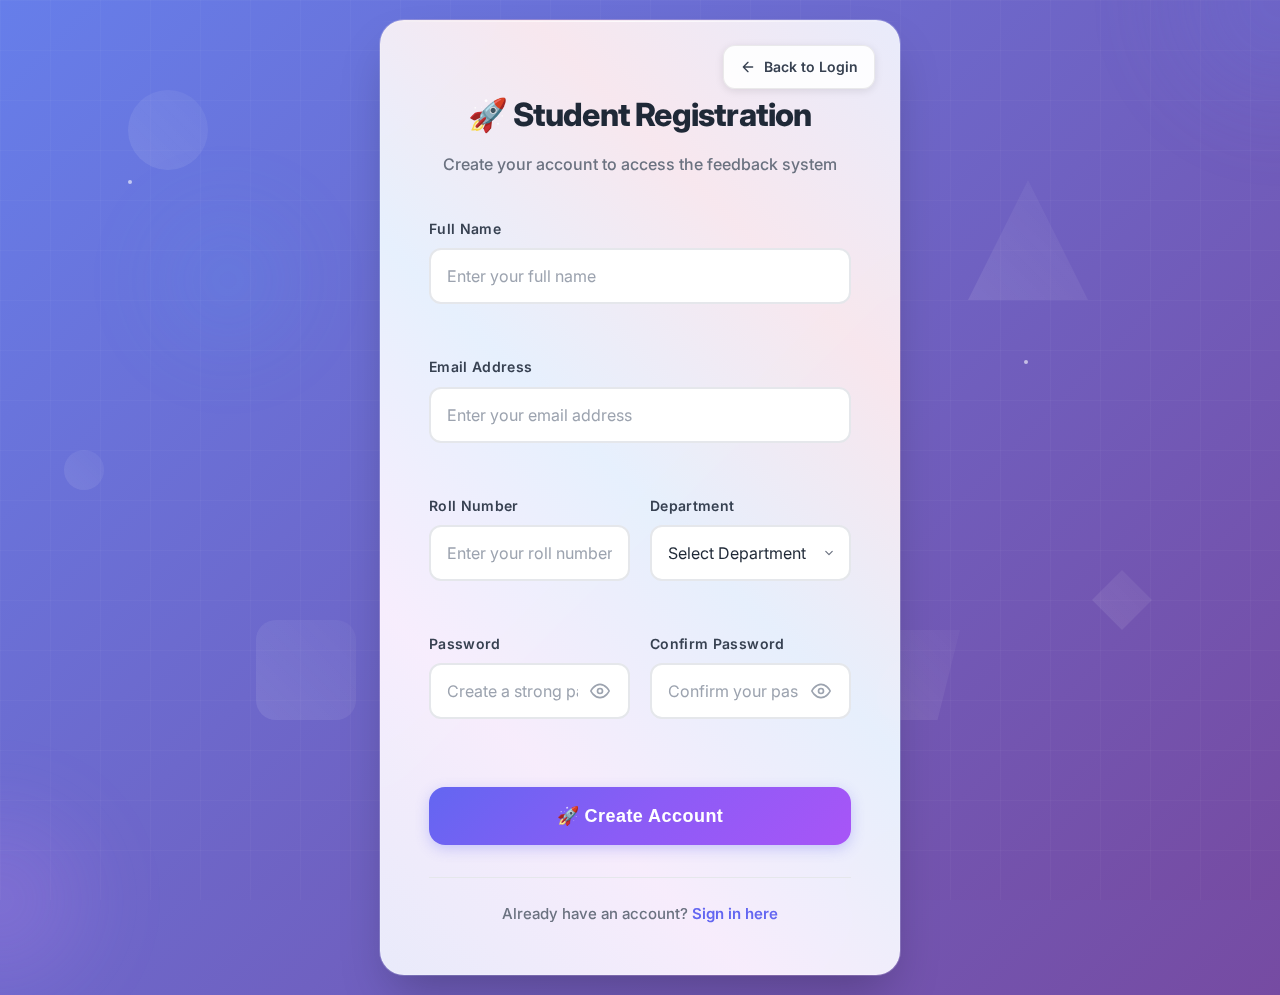
<file: faculty-feedback-system-main/student-register.html>
<!DOCTYPE html>
<html lang="en">
<head>
    <meta charset="UTF-8">
    <meta name="viewport" content="width=device-width, initial-scale=1.0">
    <title>Student Registration - Faculty Feedback System</title>
    <meta name="description" content="Create your student account to access feedback tools and academic insights.">
    
    <!-- Fonts -->
    <link rel="preconnect" href="https://fonts.googleapis.com">
    <link rel="preconnect" href="https://fonts.gstatic.com" crossorigin>
    <link href="https://fonts.googleapis.com/css2?family=Inter:wght@300;400;500;600;700;800;900&display=swap" rel="stylesheet">
    
    <style>
        * {
            margin: 0;
            padding: 0;
            box-sizing: border-box;
        }
        
        body {
            font-family: 'Inter', -apple-system, BlinkMacSystemFont, 'Segoe UI', Roboto, sans-serif;
            background: linear-gradient(135deg, #667eea 0%, #764ba2 100%);
            min-height: 100vh;
            display: flex;
            align-items: center;
            justify-content: center;
            padding: 20px;
            line-height: 1.6;
            position: relative;
            overflow-x: hidden;
        }
        
        /* Modern Animated Background */
        body::before {
            content: '';
            position: fixed;
            top: 0;
            left: 0;
            width: 100%;
            height: 100%;
            background: 
                linear-gradient(135deg, #667eea 0%, #764ba2 25%, #f093fb 50%, #f5576c 75%, #4facfe 100%);
            background-size: 400% 400%;
            animation: gradientShift 15s ease infinite;
            z-index: -3;
        }
        
        @keyframes gradientShift {
            0% { background-position: 0% 50%; }
            50% { background-position: 100% 50%; }
            100% { background-position: 0% 50%; }
        }
        
        /* Floating Geometric Shapes */
        .bg-shapes {
            position: fixed;
            top: 0;
            left: 0;
            width: 100%;
            height: 100%;
            pointer-events: none;
            z-index: -2;
            overflow: hidden;
        }
        
        .shape {
            position: absolute;
            opacity: 0.1;
            animation: float 20s ease-in-out infinite;
        }
        
        .shape-1 {
            top: 10%;
            left: 10%;
            width: 80px;
            height: 80px;
            background: linear-gradient(45deg, #fff, rgba(255,255,255,0.5));
            border-radius: 50%;
            animation-delay: 0s;
        }
        
        .shape-2 {
            top: 20%;
            right: 15%;
            width: 120px;
            height: 120px;
            background: linear-gradient(45deg, #fff, rgba(255,255,255,0.3));
            clip-path: polygon(50% 0%, 0% 100%, 100% 100%);
            animation-delay: 2s;
        }
        
        .shape-3 {
            bottom: 20%;
            left: 20%;
            width: 100px;
            height: 100px;
            background: linear-gradient(45deg, #fff, rgba(255,255,255,0.4));
            border-radius: 20px;
            animation-delay: 4s;
        }
        
        .shape-4 {
            bottom: 30%;
            right: 10%;
            width: 60px;
            height: 60px;
            background: linear-gradient(45deg, #fff, rgba(255,255,255,0.6));
            clip-path: polygon(50% 0%, 100% 50%, 50% 100%, 0% 50%);
            animation-delay: 6s;
        }
        
        .shape-5 {
            top: 50%;
            left: 5%;
            width: 40px;
            height: 40px;
            background: linear-gradient(45deg, #fff, rgba(255,255,255,0.5));
            border-radius: 50%;
            animation-delay: 8s;
        }
        
        .shape-6 {
            top: 70%;
            right: 25%;
            width: 90px;
            height: 90px;
            background: linear-gradient(45deg, #fff, rgba(255,255,255,0.3));
            clip-path: polygon(25% 0%, 100% 0%, 75% 100%, 0% 100%);
            animation-delay: 10s;
        }
        
        @keyframes float {
            0%, 100% {
                transform: translateY(0px) rotate(0deg) scale(1);
                opacity: 0.1;
            }
            25% {
                transform: translateY(-20px) rotate(90deg) scale(1.1);
                opacity: 0.2;
            }
            50% {
                transform: translateY(-10px) rotate(180deg) scale(0.9);
                opacity: 0.15;
            }
            75% {
                transform: translateY(-30px) rotate(270deg) scale(1.05);
                opacity: 0.25;
            }
        }
        
        /* Animated Grid Pattern */
        .grid-pattern {
            position: fixed;
            top: 0;
            left: 0;
            width: 100%;
            height: 100%;
            background-image: 
                linear-gradient(rgba(255, 255, 255, 0.03) 1px, transparent 1px),
                linear-gradient(90deg, rgba(255, 255, 255, 0.03) 1px, transparent 1px);
            background-size: 50px 50px;
            animation: gridMove 30s linear infinite;
            z-index: -1;
        }
        
        @keyframes gridMove {
            0% { transform: translate(0, 0); }
            100% { transform: translate(50px, 50px); }
        }
        
        /* Glowing Orbs */
        .glow-orb {
            position: fixed;
            border-radius: 50%;
            filter: blur(40px);
            opacity: 0.4;
            animation: orbFloat 25s ease-in-out infinite;
            z-index: -2;
        }
        
        .orb-1 {
            width: 300px;
            height: 300px;
            background: radial-gradient(circle, rgba(102, 126, 234, 0.6) 0%, transparent 70%);
            top: -150px;
            right: -150px;
            animation-delay: 0s;
        }
        
        .orb-2 {
            width: 250px;
            height: 250px;
            background: radial-gradient(circle, rgba(240, 147, 251, 0.5) 0%, transparent 70%);
            bottom: -125px;
            left: -125px;
            animation-delay: 8s;
        }
        
        .orb-3 {
            width: 200px;
            height: 200px;
            background: radial-gradient(circle, rgba(79, 172, 254, 0.4) 0%, transparent 70%);
            top: 20%;
            left: 10%;
            animation-delay: 16s;
        }
        
        @keyframes orbFloat {
            0%, 100% {
                transform: translate(0, 0) scale(1);
                opacity: 0.4;
            }
            33% {
                transform: translate(30px, -30px) scale(1.1);
                opacity: 0.6;
            }
            66% {
                transform: translate(-20px, 20px) scale(0.9);
                opacity: 0.3;
            }
        }
        
        /* Particle System */
        .particles {
            position: fixed;
            top: 0;
            left: 0;
            width: 100%;
            height: 100%;
            pointer-events: none;
            z-index: -1;
        }
        
        .particle {
            position: absolute;
            width: 4px;
            height: 4px;
            background: rgba(255, 255, 255, 0.6);
            border-radius: 50%;
            animation: particleFloat 15s linear infinite;
        }
        
        .particle:nth-child(1) { top: 20%; left: 10%; animation-delay: 0s; }
        .particle:nth-child(2) { top: 40%; left: 80%; animation-delay: 3s; }
        .particle:nth-child(3) { top: 70%; left: 30%; animation-delay: 6s; }
        .particle:nth-child(4) { top: 90%; left: 60%; animation-delay: 9s; }
        .particle:nth-child(5) { top: 10%; left: 70%; animation-delay: 12s; }
        
        @keyframes particleFloat {
            0% {
                transform: translateY(100vh) scale(0);
                opacity: 0;
            }
            10% {
                opacity: 1;
                transform: translateY(90vh) scale(1);
            }
            90% {
                opacity: 1;
                transform: translateY(-10vh) scale(1);
            }
            100% {
                transform: translateY(-20vh) scale(0);
                opacity: 0;
            }
        }
        
        .register-container {
            background: rgba(255, 255, 255, 0.95);
            backdrop-filter: blur(20px);
            -webkit-backdrop-filter: blur(20px);
            border-radius: 24px;
            box-shadow: 
                0 25px 50px -12px rgba(0, 0, 0, 0.25),
                0 0 0 1px rgba(255, 255, 255, 0.2),
                inset 0 1px 0 rgba(255, 255, 255, 0.4);
            padding: 48px;
            width: 100%;
            max-width: 520px;
            position: relative;
            border: 1px solid rgba(255, 255, 255, 0.3);
            z-index: 10;
            animation: containerSlideUp 0.8s ease-out;
            margin: auto;
            box-sizing: border-box;
        }
        
        .register-container::before {
            content: '';
            position: absolute;
            top: 0;
            left: 0;
            right: 0;
            height: 1px;
            background: linear-gradient(90deg, 
                transparent 0%, 
                rgba(255, 255, 255, 0.8) 50%, 
                transparent 100%);
            animation: shimmer 3s ease-in-out infinite;
        }
        
        .register-container::after {
            content: '';
            position: absolute;
            top: -2px;
            left: -2px;
            right: -2px;
            bottom: -2px;
            background: linear-gradient(45deg, 
                rgba(102, 126, 234, 0.1) 0%,
                rgba(240, 147, 251, 0.1) 25%,
                rgba(79, 172, 254, 0.1) 50%,
                rgba(245, 87, 108, 0.1) 75%,
                rgba(102, 126, 234, 0.1) 100%);
            border-radius: 26px;
            z-index: -1;
            animation: borderGlow 4s ease-in-out infinite;
        }
        
        @keyframes containerSlideUp {
            from {
                opacity: 0;
                transform: translateY(30px) scale(0.95);
            }
            to {
                opacity: 1;
                transform: translateY(0) scale(1);
            }
        }
        
        @keyframes shimmer {
            0%, 100% { opacity: 0; }
            50% { opacity: 1; }
        }
        
        @keyframes borderGlow {
            0%, 100% { opacity: 0.3; }
            50% { opacity: 0.6; }
        }
        
        .back-btn {
            position: absolute;
            top: 24px;
            right: 24px;
            background: rgba(255, 255, 255, 0.9);
            color: #374151;
            padding: 10px 16px;
            border-radius: 12px;
            text-decoration: none;
            font-weight: 600;
            font-size: 14px;
            display: flex;
            align-items: center;
            gap: 8px;
            transition: all 0.3s ease;
            border: 1px solid rgba(0, 0, 0, 0.08);
            box-shadow: 0 2px 8px rgba(0, 0, 0, 0.1);
        }
        
        .back-btn:hover {
            background: rgba(255, 255, 255, 1);
            color: #6366f1;
            transform: translateY(-2px);
            box-shadow: 0 4px 12px rgba(0, 0, 0, 0.15);
        }
        
        .form-header {
            text-align: center;
            margin-bottom: 40px;
            margin-top: 20px;
        }
        
        .form-title {
            font-size: 32px;
            font-weight: 800;
            color: #1f2937;
            margin-bottom: 12px;
            display: flex;
            align-items: center;
            justify-content: center;
            gap: 12px;
            letter-spacing: -0.025em;
        }
        
        .form-subtitle {
            color: #6b7280;
            font-size: 16px;
            font-weight: 500;
        }
        
        .form-group {
            margin-bottom: 24px;
            text-align: left;
        }
        
        .form-label {
            display: block;
            margin-bottom: 8px;
            font-weight: 600;
            color: #374151;
            font-size: 14px;
            letter-spacing: 0.025em;
            text-align: left;
        }
        
        .form-input, .form-select {
            width: 100%;
            padding: 14px 16px;
            border: 2px solid #e5e7eb;
            border-radius: 12px;
            font-size: 16px;
            font-family: inherit;
            transition: all 0.3s ease;
            background: white;
            color: #1f2937;
            line-height: 1.5;
        }
        
        .form-input:focus, .form-select:focus {
            outline: none;
            border-color: #6366f1;
            box-shadow: 0 0 0 4px rgba(99, 102, 241, 0.1);
            transform: translateY(-1px);
        }
        
        .form-input::placeholder {
            color: #9ca3af;
            font-weight: 400;
        }
        
        .form-select {
            cursor: pointer;
            background-image: url("data:image/svg+xml,%3csvg xmlns='http://www.w3.org/2000/svg' fill='none' viewBox='0 0 20 20'%3e%3cpath stroke='%236b7280' stroke-linecap='round' stroke-linejoin='round' stroke-width='1.5' d='m6 8 4 4 4-4'/%3e%3c/svg%3e");
            background-position: right 12px center;
            background-repeat: no-repeat;
            background-size: 16px;
            padding-right: 40px;
            appearance: none;
        }
        
        .form-row {
            display: grid;
            grid-template-columns: 1fr 1fr;
            gap: 20px;
        }
        
        .password-wrapper {
            position: relative;
            display: flex;
            align-items: center;
        }
        
        .password-wrapper .form-input {
            padding-right: 50px;
        }
        
        .password-toggle {
            position: absolute;
            right: 12px;
            top: 50%;
            transform: translateY(-50%);
            background: none;
            border: none;
            color: #9ca3af;
            cursor: pointer;
            padding: 8px;
            border-radius: 6px;
            transition: all 0.3s ease;
            display: flex;
            align-items: center;
            justify-content: center;
            width: 36px;
            height: 36px;
            z-index: 10;
        }
        
        .password-toggle:hover {
            color: #6b7280;
            background: #f3f4f6;
        }
        
        .password-toggle:focus {
            outline: 2px solid #6366f1;
            outline-offset: 2px;
        }
        
        .password-toggle svg {
            width: 20px;
            height: 20px;
            flex-shrink: 0;
        }
        
        .register-btn {
            width: 100%;
            padding: 18px 24px;
            background: linear-gradient(135deg, #6366f1 0%, #8b5cf6 50%, #a855f7 100%);
            color: white;
            border: none;
            border-radius: 16px;
            font-size: 18px;
            font-weight: 700;
            cursor: pointer;
            margin-top: 16px;
            transition: all 0.3s ease;
            display: flex;
            align-items: center;
            justify-content: center;
            gap: 10px;
            letter-spacing: 0.025em;
            box-shadow: 0 4px 14px rgba(99, 102, 241, 0.3);
            position: relative;
            overflow: hidden;
        }
        
        .register-btn::before {
            content: '';
            position: absolute;
            top: 0;
            left: -100%;
            width: 100%;
            height: 100%;
            background: linear-gradient(90deg, transparent, rgba(255, 255, 255, 0.2), transparent);
            transition: left 0.5s ease;
        }
        
        .register-btn::after {
            content: '';
            position: absolute;
            top: 0;
            left: 0;
            width: 100%;
            height: 100%;
            background: linear-gradient(135deg, 
                rgba(255, 255, 255, 0.1) 0%, 
                transparent 50%, 
                rgba(255, 255, 255, 0.1) 100%);
            opacity: 0;
            transition: opacity 0.3s ease;
            pointer-events: none;
        }
        
        .register-btn:hover {
            transform: translateY(-3px);
            box-shadow: 
                0 8px 25px rgba(99, 102, 241, 0.4),
                0 0 20px rgba(139, 92, 246, 0.3);
            background: linear-gradient(135deg, #5b5bf6 0%, #8b5cf6 50%, #a855f7 100%);
        }
        
        .register-btn:hover::before {
            left: 100%;
        }
        
        .register-btn:hover::after {
            opacity: 1;
        }
        
        .register-btn:active {
            transform: translateY(-1px);
        }
        
        .register-btn:disabled {
            opacity: 0.7;
            cursor: not-allowed;
            transform: none;
        }
        
        .register-btn.loading {
            pointer-events: none;
        }
        
        .register-btn.loading::after {
            content: '';
            width: 20px;
            height: 20px;
            border: 2px solid rgba(255, 255, 255, 0.3);
            border-radius: 50%;
            border-top-color: white;
            animation: spin 1s linear infinite;
            margin-left: 8px;
        }
        
        @keyframes spin {
            to { transform: rotate(360deg); }
        }
        
        .form-footer {
            text-align: center;
            margin-top: 32px;
            padding-top: 24px;
            border-top: 1px solid #e5e7eb;
        }
        
        .login-link {
            color: #6b7280;
            font-size: 15px;
            font-weight: 500;
        }
        
        .login-link a {
            color: #6366f1;
            text-decoration: none;
            font-weight: 600;
            transition: all 0.3s ease;
        }
        
        .login-link a:hover {
            color: #4f46e5;
            text-decoration: underline;
        }
        
        /* Alert Styling */
        .alert {
            padding: 14px 18px;
            border-radius: 12px;
            margin-bottom: 24px;
            font-size: 14px;
            font-weight: 500;
            display: none;
            border: 1px solid;
            position: relative;
            overflow: hidden;
        }
        
        .alert::before {
            content: '';
            position: absolute;
            top: 0;
            left: 0;
            width: 4px;
            height: 100%;
            background: currentColor;
        }
        
        .alert.show {
            display: flex;
            align-items: center;
            gap: 10px;
            animation: slideDown 0.3s ease;
        }
        
        @keyframes slideDown {
            from {
                opacity: 0;
                transform: translateY(-10px);
            }
            to {
                opacity: 1;
                transform: translateY(0);
            }
        }
        
        .alert-success {
            background: #d1fae5;
            color: #065f46;
            border-color: #a7f3d0;
        }
        
        .alert-error,
        .alert-danger {
            background: #fee2e2;
            color: #991b1b;
            border-color: #fca5a5;
        }
        
        .alert-warning {
            background: #fef3c7;
            color: #92400e;
            border-color: #fcd34d;
        }
        
        .alert-info {
            background: #dbeafe;
            color: #1e40af;
            border-color: #93c5fd;
        }
        
        /* Error Styling */
        .field-error-container {
            min-height: 22px;
            margin-top: 6px;
        }
        
        .field-error {
            color: #dc2626;
            font-size: 13px;
            font-weight: 500;
            display: flex;
            align-items: center;
            gap: 6px;
            background: #fee2e2;
            padding: 8px 12px;
            border-radius: 8px;
            border-left: 3px solid #dc2626;
            animation: errorSlide 0.3s ease;
        }
        
        .field-error::before {
            content: '⚠';
            font-size: 12px;
            color: #dc2626;
        }
        
        @keyframes errorSlide {
            from {
                opacity: 0;
                transform: translateY(-5px);
            }
            to {
                opacity: 1;
                transform: translateY(0);
            }
        }
        
        .form-input.error,
        .form-select.error {
            border-color: #dc2626;
            box-shadow: 0 0 0 4px rgba(220, 38, 38, 0.1);
            background: rgba(254, 242, 242, 0.5);
        }
        
        .form-input.error:focus,
        .form-select.error:focus {
            border-color: #dc2626;
            box-shadow: 0 0 0 4px rgba(220, 38, 38, 0.15);
        }
        
        /* Success State */
        .form-input.success,
        .form-select.success {
            border-color: #10b981;
            box-shadow: 0 0 0 4px rgba(16, 185, 129, 0.1);
        }
        
        /* Responsive Design - Mobile First Approach */
        
        /* Extra Small Devices (320px and up) */
        @media (max-width: 374px) {
            body {
                padding: 8px;
                align-items: flex-start;
                padding-top: 20px;
            }
            
            .register-container {
                padding: 16px;
                border-radius: 12px;
                margin: 0;
                min-height: auto;
                max-width: 100%;
            }
            
            .register-container::after {
                border-radius: 14px;
            }
            
            .back-btn {
                top: 12px;
                right: 12px;
                padding: 4px 8px;
                font-size: 11px;
            }
            
            .form-header {
                margin-bottom: 20px;
                margin-top: 8px;
            }
            
            .form-title {
                font-size: 20px;
                flex-direction: column;
                gap: 4px;
            }
            
            .form-subtitle {
                font-size: 13px;
            }
            
            .form-group {
                margin-bottom: 16px;
            }
            
            .form-label {
                font-size: 12px;
                margin-bottom: 4px;
            }
            
            .form-input, .form-select {
                padding: 8px 10px;
                font-size: 16px;
                border-radius: 8px;
            }
            
            .password-wrapper .form-input {
                padding-right: 40px;
            }
            
            .password-toggle {
                right: 6px;
                width: 28px;
                height: 28px;
                padding: 4px;
            }
            
            .password-toggle svg {
                width: 14px;
                height: 14px;
            }
            
            .register-btn {
                padding: 10px 14px;
                font-size: 14px;
                border-radius: 10px;
            }
            
            .form-footer {
                margin-top: 16px;
                padding-top: 16px;
            }
            
            .login-link {
                font-size: 12px;
            }
            
            /* Reduce background effects for performance */
            .bg-shapes {
                display: none;
            }
            
            .particles {
                display: none;
            }
            
            .glow-orb {
                opacity: 0.1;
                filter: blur(20px);
            }
            
            .grid-pattern {
                opacity: 0.3;
            }
        }
        
        /* Small Devices (375px - 480px) */
        @media (min-width: 375px) and (max-width: 480px) {
            body {
                padding: 12px;
                align-items: center;
            }
            
            .register-container {
                padding: 20px 16px;
                border-radius: 16px;
                max-width: 100%;
            }
            
            .register-container::after {
                border-radius: 18px;
            }
            
            .back-btn {
                top: 16px;
                right: 16px;
                padding: 6px 12px;
                font-size: 12px;
            }
            
            .form-header {
                margin-bottom: 24px;
                margin-top: 12px;
            }
            
            .form-title {
                font-size: 22px;
                flex-direction: column;
                gap: 6px;
            }
            
            .form-subtitle {
                font-size: 14px;
            }
            
            .form-group {
                margin-bottom: 18px;
            }
            
            .form-label {
                font-size: 13px;
                margin-bottom: 6px;
            }
            
            .form-input, .form-select {
                padding: 10px 12px;
                font-size: 16px;
                border-radius: 10px;
            }
            
            .password-wrapper .form-input {
                padding-right: 44px;
            }
            
            .password-toggle {
                right: 8px;
                width: 30px;
                height: 30px;
                padding: 5px;
            }
            
            .password-toggle svg {
                width: 16px;
                height: 16px;
            }
            
            .register-btn {
                padding: 12px 16px;
                font-size: 15px;
                border-radius: 12px;
            }
            
            .form-row {
                grid-template-columns: 1fr;
                gap: 16px;
            }
            
            /* Optimize background for small screens */
            .bg-shapes .shape {
                opacity: 0.05;
            }
            
            .particles {
                display: none;
            }
            
            .glow-orb {
                opacity: 0.15;
                filter: blur(25px);
            }
        }
        
        /* Medium Small Devices (481px - 640px) */
        @media (min-width: 481px) and (max-width: 640px) {
            body {
                padding: 16px;
            }
            
            .register-container {
                padding: 28px 24px;
                border-radius: 18px;
                max-width: 480px;
            }
            
            .register-container::after {
                border-radius: 20px;
            }
            
            .back-btn {
                top: 18px;
                right: 18px;
                padding: 7px 14px;
                font-size: 13px;
            }
            
            .form-header {
                margin-bottom: 28px;
                margin-top: 14px;
            }
            
            .form-title {
                font-size: 26px;
            }
            
            .form-subtitle {
                font-size: 15px;
            }
            
            .form-group {
                margin-bottom: 20px;
            }
            
            .form-input, .form-select {
                padding: 12px 14px;
                font-size: 16px;
            }
            
            .password-wrapper .form-input {
                padding-right: 46px;
            }
            
            .password-toggle {
                right: 10px;
                width: 32px;
                height: 32px;
                padding: 6px;
            }
            
            .password-toggle svg {
                width: 17px;
                height: 17px;
            }
            
            .register-btn {
                padding: 14px 18px;
                font-size: 16px;
            }
            
            .form-row {
                grid-template-columns: 1fr;
                gap: 18px;
            }
        }
        
        /* Tablets (641px - 768px) */
        @media (min-width: 641px) and (max-width: 768px) {
            body {
                padding: 20px;
            }
            
            .register-container {
                padding: 36px 32px;
                border-radius: 20px;
                max-width: 520px;
            }
            
            .register-container::after {
                border-radius: 22px;
            }
            
            .back-btn {
                top: 20px;
                right: 20px;
                padding: 8px 16px;
                font-size: 14px;
            }
            
            .form-header {
                margin-bottom: 32px;
                margin-top: 16px;
            }
            
            .form-title {
                font-size: 28px;
            }
            
            .form-subtitle {
                font-size: 16px;
            }
            
            .form-group {
                margin-bottom: 22px;
            }
            
            .form-input, .form-select {
                padding: 13px 15px;
                font-size: 16px;
            }
            
            .password-wrapper .form-input {
                padding-right: 48px;
            }
            
            .password-toggle {
                right: 11px;
                width: 34px;
                height: 34px;
                padding: 7px;
            }
            
            .password-toggle svg {
                width: 18px;
                height: 18px;
            }
            
            .register-btn {
                padding: 15px 20px;
                font-size: 17px;
            }
            
            .form-row {
                grid-template-columns: 1fr 1fr;
                gap: 20px;
            }
        }
        
        /* Large Tablets and Small Laptops (769px - 1024px) */
        @media (min-width: 769px) and (max-width: 1024px) {
            body {
                padding: 24px;
            }
            
            .register-container {
                padding: 42px 36px;
                border-radius: 22px;
                max-width: 520px;
            }
            
            .register-container::after {
                border-radius: 24px;
            }
            
            .back-btn {
                top: 22px;
                right: 22px;
                padding: 9px 18px;
                font-size: 14px;
            }
            
            .form-header {
                margin-bottom: 36px;
                margin-top: 18px;
            }
            
            .form-title {
                font-size: 30px;
            }
            
            .form-subtitle {
                font-size: 16px;
            }
            
            .form-group {
                margin-bottom: 24px;
            }
            
            .form-input, .form-select {
                padding: 14px 16px;
                font-size: 16px;
            }
            
            .password-wrapper .form-input {
                padding-right: 50px;
            }
            
            .password-toggle {
                right: 12px;
                width: 36px;
                height: 36px;
                padding: 8px;
            }
            
            .password-toggle svg {
                width: 19px;
                height: 19px;
            }
            
            .register-btn {
                padding: 16px 22px;
                font-size: 17px;
            }
            
            .form-row {
                grid-template-columns: 1fr 1fr;
                gap: 20px;
            }
        }
        
        /* Desktop (1025px and up) */
        @media (min-width: 1025px) {
            body {
                padding: 20px;
            }
            
            .register-container {
                padding: 48px;
                border-radius: 24px;
                max-width: 520px;
            }
            
            .register-container::after {
                border-radius: 26px;
            }
            
            .back-btn {
                top: 24px;
                right: 24px;
                padding: 10px 16px;
                font-size: 14px;
            }
            
            .form-header {
                margin-bottom: 40px;
                margin-top: 20px;
            }
            
            .form-title {
                font-size: 32px;
            }
            
            .form-subtitle {
                font-size: 16px;
            }
            
            .form-group {
                margin-bottom: 24px;
            }
            
            .form-input, .form-select {
                padding: 14px 16px;
                font-size: 16px;
            }
            
            .password-wrapper .form-input {
                padding-right: 50px;
            }
            
            .password-toggle {
                right: 12px;
                width: 36px;
                height: 36px;
                padding: 8px;
            }
            
            .password-toggle svg {
                width: 20px;
                height: 20px;
            }
            
            .register-btn {
                padding: 18px 24px;
                font-size: 18px;
            }
            
            .form-row {
                grid-template-columns: 1fr 1fr;
                gap: 20px;
            }
        }
        
        /* Landscape orientation fixes */
        @media (max-height: 600px) and (orientation: landscape) {
            body {
                align-items: flex-start;
                padding-top: 10px;
                padding-bottom: 10px;
            }
            
            .register-container {
                margin: 10px auto;
                padding: 20px 24px;
            }
            
            .form-header {
                margin-bottom: 16px;
                margin-top: 8px;
            }
            
            .form-title {
                font-size: 24px;
            }
            
            .form-group {
                margin-bottom: 14px;
            }
            
            .form-footer {
                margin-top: 16px;
                padding-top: 16px;
            }
            
            /* Hide some background elements in landscape */
            .glow-orb {
                display: none;
            }
            
            .bg-shapes {
                opacity: 0.3;
            }
        }
        
        /* Very short screens */
        @media (max-height: 500px) {
            body {
                align-items: flex-start;
                padding: 8px;
            }
            
            .register-container {
                margin: 8px auto;
                padding: 16px 20px;
            }
            
            .form-header {
                margin-bottom: 12px;
                margin-top: 4px;
            }
            
            .form-title {
                font-size: 22px;
            }
            
            .form-group {
                margin-bottom: 12px;
            }
            
            .register-btn {
                padding: 12px 18px;
                font-size: 16px;
            }
        }
        
        /* Performance optimizations */
        @media (prefers-reduced-motion: reduce) {
            * {
                animation-duration: 0.01ms !important;
                animation-iteration-count: 1 !important;
                transition-duration: 0.01ms !important;
            }
            
            .bg-shapes,
            .particles,
            .glow-orb {
                display: none;
            }
        }
        
        /* High contrast mode support */
        @media (prefers-contrast: high) {
            .register-container {
                border: 2px solid #000;
                background: #fff;
            }
            
            .form-input, .form-select {
                border: 2px solid #000;
            }
            
            .register-btn {
                background: #000;
                border: 2px solid #000;
            }
        }
        
        /* Reduced motion support */
        @media (prefers-reduced-motion: reduce) {
            * {
                animation-duration: 0.01ms !important;
                animation-iteration-count: 1 !important;
                transition-duration: 0.01ms !important;
            }
        }
        
        /* Focus visible for keyboard navigation */
        .form-input:focus-visible,
        .form-select:focus-visible,
        .register-btn:focus-visible,
        .back-btn:focus-visible {
            outline: 2px solid #6366f1;
            outline-offset: 2px;
        }
        
        /* Print styles */
        @media print {
            body {
                background: white;
            }
            
            .register-container {
                box-shadow: none;
                border: 1px solid #000;
            }
            
            .register-btn {
                background: #000 !important;
                color: white !important;
            }
        }
    </style>
</head>
<body>
    <!-- Modern Background Elements -->
    <div class="bg-shapes">
        <div class="shape shape-1"></div>
        <div class="shape shape-2"></div>
        <div class="shape shape-3"></div>
        <div class="shape shape-4"></div>
        <div class="shape shape-5"></div>
        <div class="shape shape-6"></div>
    </div>
    
    <div class="grid-pattern"></div>
    
    <div class="glow-orb orb-1"></div>
    <div class="glow-orb orb-2"></div>
    <div class="glow-orb orb-3"></div>
    
    <div class="particles">
        <div class="particle"></div>
        <div class="particle"></div>
        <div class="particle"></div>
        <div class="particle"></div>
        <div class="particle"></div>
    </div>
    
    <div class="register-container">
        <!-- Back Button -->
        <a href="student-login.html" class="back-btn">
            <svg width="16" height="16" viewBox="0 0 24 24" fill="none">
                <path d="M19 12H5M12 19L5 12L12 5" stroke="currentColor" stroke-width="2" stroke-linecap="round" stroke-linejoin="round"/>
            </svg>
            Back to Login
        </a>
        
        <!-- Form Header -->
        <div class="form-header">
            <h1 class="form-title">
                🚀 Student Registration
            </h1>
            <p class="form-subtitle">Create your account to access the feedback system</p>
        </div>
        
        <!-- Registration Form -->
        <form id="studentRegisterForm">
            <div id="alertMessage" class="alert"></div>
            
            <div class="form-group">
                <label for="fullName" class="form-label">Full Name</label>
                <input type="text" id="fullName" name="fullName" class="form-input" placeholder="Enter your full name" required autocomplete="name">
                <div class="field-error-container"></div>
            </div>
            
            <div class="form-group">
                <label for="email" class="form-label">Email Address</label>
                <input type="email" id="email" name="email" class="form-input" placeholder="Enter your email address" required autocomplete="email">
                <div class="field-error-container"></div>
            </div>
            
            <div class="form-row">
                <div class="form-group">
                    <label for="rollNumber" class="form-label">Roll Number</label>
                    <input type="text" id="rollNumber" name="rollNumber" class="form-input" placeholder="Enter your roll number" required autocomplete="off">
                    <div class="field-error-container"></div>
                </div>
                <div class="form-group">
                    <label for="department" class="form-label">Department</label>
                    <select id="department" name="department" class="form-select" required autocomplete="organization">
                        <option value="">Select Department</option>
                    </select>
                    <div class="field-error-container"></div>
                </div>
            </div>
            
            <div class="form-row">
                <div class="form-group">
                    <label for="password" class="form-label">Password</label>
                    <div class="password-wrapper">
                        <input type="password" id="password" name="password" class="form-input" placeholder="Create a strong password" required autocomplete="new-password">
                        <button type="button" class="password-toggle" onclick="togglePassword('password')">
                            <svg class="eye-open" width="20" height="20" viewBox="0 0 24 24" fill="none">
                                <path d="M1 12S5 4 12 4S23 12 23 12S19 20 12 20S1 12 1 12Z" stroke="currentColor" stroke-width="2"/>
                                <circle cx="12" cy="12" r="3" stroke="currentColor" stroke-width="2"/>
                            </svg>
                        </button>
                    </div>
                    <div class="field-error-container"></div>
                </div>
                <div class="form-group">
                    <label for="confirmPassword" class="form-label">Confirm Password</label>
                    <div class="password-wrapper">
                        <input type="password" id="confirmPassword" name="confirmPassword" class="form-input" placeholder="Confirm your password" required autocomplete="new-password">
                        <button type="button" class="password-toggle" onclick="togglePassword('confirmPassword')">
                            <svg class="eye-open" width="20" height="20" viewBox="0 0 24 24" fill="none">
                                <path d="M1 12S5 4 12 4S23 12 23 12S19 20 12 20S1 12 1 12Z" stroke="currentColor" stroke-width="2"/>
                                <circle cx="12" cy="12" r="3" stroke="currentColor" stroke-width="2"/>
                            </svg>
                        </button>
                    </div>
                    <div class="field-error-container"></div>
                </div>
            </div>
            
            <!-- Submit Button -->
            <button type="submit" class="register-btn">
                🚀 Create Account
            </button>
            
            <div class="form-footer">
                <p class="login-link">
                    Already have an account? <a href="student-login.html">Sign in here</a>
                </p>
            </div>
        </form>
    </div>
    
    <!-- Scripts -->
    <script src="js/validation.js"></script>
    <script src="js/error-handler.js"></script>
    <script src="js/utils.js"></script>
    <script src="js/storage.js"></script>
    <script src="js/auth.js"></script>
    
    <script>
        // Load departments for registration (fixed list for student registration page only)
        function loadDepartmentsForRegistration() {
            const departmentSelect = document.getElementById('department');

            try {
                // Fixed departments to show on the student register page only
                // Use value/label pairs so labels can be human-friendly while values stay stable
                const departments = [
                    { value: 'BCA', label: 'BCA' },
                    { value: 'BSC', label: 'BSC' },
                    { value: 'BCOM_VOC', label: 'B.Com (Vocational)' },
                    { value: 'BCOM_GEN', label: 'B.Com (General)' }
                ];

                // Clear existing options except the first one
                while (departmentSelect.options.length > 1) {
                    departmentSelect.remove(1);
                }

                departments.forEach(d => {
                    const option = document.createElement('option');
                    option.value = d.value;
                    option.textContent = d.label;
                    departmentSelect.appendChild(option);
                });

                console.log(`✅ Loaded ${departments.length} fixed departments for registration`);
            } catch (error) {
                console.error('❌ Error loading departments for registration:', error);
            }
        }
        
        // Enhanced alert function
        function showAlert(message, type = 'error') {
            const alertDiv = document.getElementById('alertMessage');
            alertDiv.textContent = message;
            alertDiv.className = `alert alert-${type} show`;
            
            setTimeout(() => {
                alertDiv.className = 'alert';
            }, 5000);
        }
        
        // Password toggle function
        function togglePassword(fieldId) {
            const passwordInput = document.getElementById(fieldId);
            const toggleBtn = passwordInput.parentElement.querySelector('.password-toggle');
            const eyeIcon = toggleBtn.querySelector('.eye-open');
            
            if (passwordInput.type === 'password') {
                passwordInput.type = 'text';
                eyeIcon.innerHTML = `
                    <path d="M17.94 17.94C16.2306 19.243 14.1491 19.9649 12 20C5 20 1 12 1 12C2.24389 9.68192 3.96914 7.65663 6.06 6.06M9.9 4.24C10.5883 4.0789 11.2931 3.99836 12 4C19 4 23 12 23 12C22.393 13.1356 21.6691 14.2048 20.84 15.19M14.12 14.12C13.8454 14.4148 13.5141 14.6512 13.1462 14.8151C12.7782 14.9791 12.3809 15.0673 11.9781 15.0744C11.5753 15.0815 11.1749 15.0074 10.8016 14.8565C10.4283 14.7056 10.0887 14.4811 9.80385 14.1962C9.51897 13.9113 9.29439 13.5717 9.14351 13.1984C8.99262 12.8251 8.91853 12.4247 8.92563 12.0219C8.93274 11.6191 9.02091 11.2218 9.18488 10.8538C9.34884 10.4858 9.58525 10.1546 9.88 9.88" stroke="currentColor" stroke-width="2" stroke-linecap="round" stroke-linejoin="round"/>
                    <line x1="1" y1="1" x2="23" y2="23" stroke="currentColor" stroke-width="2" stroke-linecap="round" stroke-linejoin="round"/>
                `;
            } else {
                passwordInput.type = 'password';
                eyeIcon.innerHTML = `
                    <path d="M1 12S5 4 12 4S23 12 23 12S19 20 12 20S1 12 1 12Z" stroke="currentColor" stroke-width="2"/>
                    <circle cx="12" cy="12" r="3" stroke="currentColor" stroke-width="2"/>
                `;
            }
        }
        
        // Enhanced form interactions
        document.querySelectorAll('.form-input, .form-select').forEach(input => {
            input.addEventListener('focus', function() {
                this.style.transform = 'translateY(-1px)';
            });
            
            input.addEventListener('blur', function() {
                this.style.transform = 'translateY(0)';
            });
        });
        
        // Form submission with loading state
        document.getElementById('studentRegisterForm').addEventListener('submit', function(e) {
            const submitBtn = this.querySelector('.register-btn');
            
            submitBtn.classList.add('loading');
            submitBtn.disabled = true;
            
            // Reset after delay (will be overridden by actual auth response)
            setTimeout(() => {
                submitBtn.classList.remove('loading');
                submitBtn.disabled = false;
            }, 3000);
        });
        
        // Page load confirmation
        document.addEventListener('DOMContentLoaded', function() {
            console.log('✅ Student registration page loaded successfully');
            console.log('🔍 Submit button found:', document.querySelector('.register-btn'));
            
            // Load departments when page loads
            loadDepartmentsForRegistration();
        });
    </script>
</body>
</html>
</file>
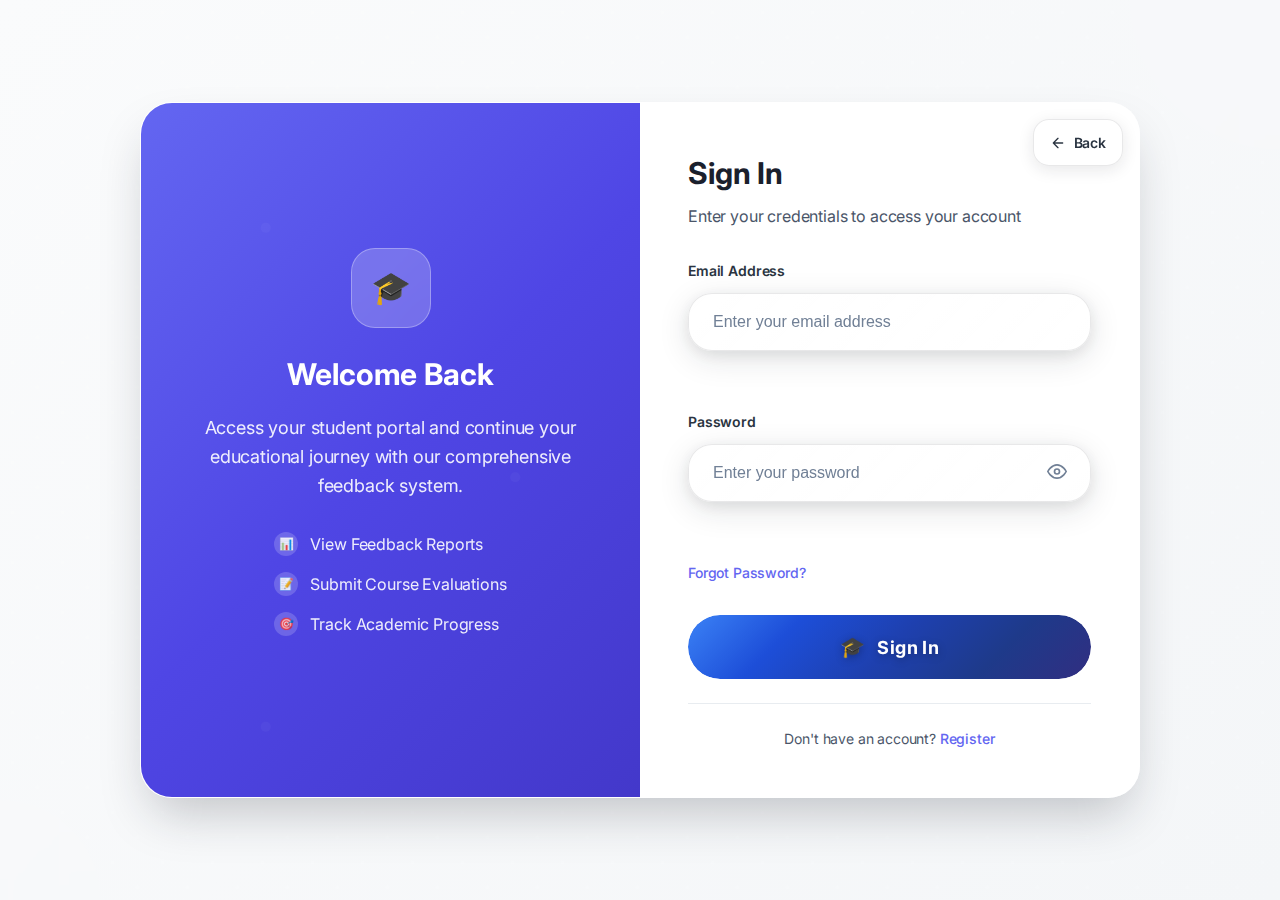
<file: faculty-feedback-system-main/student-submissions.html>
<!DOCTYPE html>
<html lang="en">

<head>
    <meta charset="UTF-8">
    <meta name="viewport" content="width=device-width, initial-scale=1.0">
    <title>My Submissions - Faculty Feedback System</title>
    <link rel="stylesheet" href="css/dashboard.css">
    <link rel="stylesheet" href="css/submissions.css">
</head>

<body>
    <div class="dashboard-wrapper">
        <!-- Sidebar -->
        <aside class="sidebar">
            <div class="sidebar-header">
                <h2>📚 Student Portal</h2>
            </div>

            <nav class="sidebar-nav">
                <a href="student-dashboard.html" class="nav-item">
                    <span class="icon">🏠</span>
                    <span>Dashboard</span>
                </a>
                <a href="student-submissions.html" class="nav-item active">
                    <span class="icon">📝</span>
                    <span>My Submissions</span>
                </a>
                <a href="#" class="nav-item" onclick="logout()">
                    <span class="icon">🚪</span>
                    <span>Logout</span>
                </a>
            </nav>
        </aside>

        <!-- Main Content -->
        <main class="main-content">
            <!-- Top Bar -->
            <header class="top-bar">
                <div class="welcome-section">
                    <h1>My Submissions</h1>
                    <p>View all your submitted feedback surveys</p>
                </div>
                <div class="user-info">
                    <div class="user-avatar">
                        <span id="userInitials">S</span>
                    </div>
                </div>
            </header>

            <!-- Submissions Content -->
            <div class="dashboard-content">
                <div class="submissions-header">
                    <div class="submissions-title">
                        <h2>Your Submissions</h2>
                        <p class="submissions-subtitle">View and manage all your submitted feedback surveys</p>
                    </div>
                    <button class="btn btn-danger" onclick="clearAllSubmissions()" style="background: linear-gradient(135deg, #f56565 0%, #c53030 100%); color: white; border: none; padding: 10px 20px; border-radius: 8px; cursor: pointer; font-weight: 600; font-size: 14px; height: auto; width: auto; display: flex; align-items: center; gap: 8px; transition: all 0.3s ease;">🗑️ Clear All</button>
                </div>

                <!-- Statistics Section -->
                <div id="statisticsContainer" class="statistics-container" style="display: none;">
                    <div class="stat-card">
                        <div class="stat-icon">📊</div>
                        <div class="stat-content">
                            <div class="stat-label">Total Submissions</div>
                            <div class="stat-value" id="totalSubmissions">0</div>
                        </div>
                    </div>
                    <div class="stat-card">
                        <div class="stat-icon">👨‍🏫</div>
                        <div class="stat-content">
                            <div class="stat-label">Total Teachers Evaluated</div>
                            <div class="stat-value" id="totalTeachers">0</div>
                        </div>
                    </div>
                    <div class="stat-card">
                        <div class="stat-icon">❓</div>
                        <div class="stat-content">
                            <div class="stat-label">Total Questions Answered</div>
                            <div class="stat-value" id="totalQuestions">0</div>
                        </div>
                    </div>
                    <!-- Average Rating removed as per request -->
                </div>

                <!-- Filters & Search Section -->
                <div class="filters-section">
                    <div class="search-box">
                        <input type="text" id="searchInput" placeholder="🔍 Search by teacher name..." onkeyup="filterAndSort()">
                    </div>
                    <div class="filter-controls">
                        <select id="departmentFilter" onchange="filterAndSort()" class="filter-select">
                            <option value="">All Departments</option>
                        </select>
                        <select id="sortBy" onchange="filterAndSort()" class="filter-select">
                            <option value="newest">Newest First</option>
                            <option value="oldest">Oldest First</option>
                            <option value="teachers-asc">Teachers (Low to High)</option>
                            <option value="teachers-desc">Teachers (High to Low)</option>
                        </select>
                    </div>
                </div>

                <div id="submissionsContainer" class="submissions-container">
                    <!-- Submissions will be loaded here -->
                </div>

                <!-- Pagination Section -->
                <div id="paginationContainer" class="pagination-container" style="display: none;">
                    <button class="pagination-btn" id="prevBtn" onclick="previousPage()">← Previous</button>
                    <div class="pagination-info">
                        <span>Page <span id="currentPage">1</span> of <span id="totalPages">1</span></span>
                    </div>
                    <button class="pagination-btn" id="nextBtn" onclick="nextPage()">Next →</button>
                </div>
            </div>
        </main>
    </div>

    <script src="js/storage.js"></script>
    <script src="js/auth.js"></script>
    <script src="js/mobile-nav.js"></script>
    <script>
        const currentUser = checkAuth('student');
        let allFeedbacks = [];
        let filteredFeedbacks = [];
        let currentPage = 1;
        const itemsPerPage = 5;

        if (!currentUser) {
            // User will be redirected
        } else {
            initializeSubmissions();
        }

        function initializeSubmissions() {
            const initials = currentUser.name.split(' ').map(n => n[0]).join('').toUpperCase();
            document.getElementById('userInitials').textContent = initials;

            loadSubmissions();
            populateDepartmentFilter();
        }

        function loadSubmissions() {
            allFeedbacks = Storage.getFeedbacksByStudentId(currentUser.id);
            filteredFeedbacks = [...allFeedbacks];
            
            if (allFeedbacks.length > 0) {
                document.getElementById('statisticsContainer').style.display = 'grid';
                updateStatistics();
                displaySubmissions();
            } else {
                document.getElementById('statisticsContainer').style.display = 'none';
                showEmptyState();
            }
        }

        function updateStatistics() {
            // Total submissions
            document.getElementById('totalSubmissions').textContent = allFeedbacks.length;

            // Total teachers evaluated
            const allTeachers = new Set();
            allFeedbacks.forEach(feedback => {
                feedback.selectedTeachers.forEach(teacher => {
                    allTeachers.add(teacher.id);
                });
            });
            document.getElementById('totalTeachers').textContent = allTeachers.size;

            // Total questions answered
            const totalResponses = allFeedbacks.reduce((sum, feedback) => sum + feedback.responses.length, 0);
            document.getElementById('totalQuestions').textContent = totalResponses;

            // Average rating removed from UI (stat card deleted)
        }

        function populateDepartmentFilter() {
            const departments = new Set();
            allFeedbacks.forEach(feedback => {
                departments.add(feedback.studentDepartment);
            });

            const select = document.getElementById('departmentFilter');
            departments.forEach(dept => {
                const option = document.createElement('option');
                option.value = dept;
                option.textContent = dept;
                select.appendChild(option);
            });
        }

        function filterAndSort() {
            const searchTerm = document.getElementById('searchInput').value.toLowerCase();
            const departmentFilter = document.getElementById('departmentFilter').value;
            const sortBy = document.getElementById('sortBy').value;

            // Filter
            filteredFeedbacks = allFeedbacks.filter(feedback => {
                const matchesDept = !departmentFilter || feedback.studentDepartment === departmentFilter;
                const matchesSearch = !searchTerm || feedback.selectedTeachers.some(t => 
                    t.name.toLowerCase().includes(searchTerm)
                );
                return matchesDept && matchesSearch;
            });

            // Sort
            if (sortBy === 'newest') {
                filteredFeedbacks.sort((a, b) => new Date(b.submittedAt) - new Date(a.submittedAt));
            } else if (sortBy === 'oldest') {
                filteredFeedbacks.sort((a, b) => new Date(a.submittedAt) - new Date(b.submittedAt));
            } else if (sortBy === 'teachers-asc') {
                filteredFeedbacks.sort((a, b) => a.selectedTeachers.length - b.selectedTeachers.length);
            } else if (sortBy === 'teachers-desc') {
                filteredFeedbacks.sort((a, b) => b.selectedTeachers.length - a.selectedTeachers.length);
            }

            currentPage = 1;
            displaySubmissions();
        }

        function displaySubmissions() {
            const container = document.getElementById('submissionsContainer');

            if (filteredFeedbacks.length === 0) {
                container.innerHTML = `
                    <div class="empty-state">
                        <span>🔍</span>
                        <h3>No Submissions Found</h3>
                        <p>Try adjusting your filters or search terms.</p>
                    </div>
                `;
                document.getElementById('paginationContainer').style.display = 'none';
                return;
            }

            // Pagination
            const totalPages = Math.ceil(filteredFeedbacks.length / itemsPerPage);
            const startIndex = (currentPage - 1) * itemsPerPage;
            const endIndex = startIndex + itemsPerPage;
            const paginatedFeedbacks = filteredFeedbacks.slice(startIndex, endIndex);

            container.innerHTML = '';
            paginatedFeedbacks.forEach(feedback => {
                const card = createSubmissionCard(feedback);
                container.appendChild(card);
            });

            // Show/hide pagination
            if (totalPages > 1) {
                document.getElementById('paginationContainer').style.display = 'flex';
                document.getElementById('currentPage').textContent = currentPage;
                document.getElementById('totalPages').textContent = totalPages;
                document.getElementById('prevBtn').disabled = currentPage === 1;
                document.getElementById('nextBtn').disabled = currentPage === totalPages;
            } else {
                document.getElementById('paginationContainer').style.display = 'none';
            }
        }

        function previousPage() {
            if (currentPage > 1) {
                currentPage--;
                displaySubmissions();
                window.scrollTo({ top: 0, behavior: 'smooth' });
            }
        }

        function nextPage() {
            const totalPages = Math.ceil(filteredFeedbacks.length / itemsPerPage);
            if (currentPage < totalPages) {
                currentPage++;
                displaySubmissions();
                window.scrollTo({ top: 0, behavior: 'smooth' });
            }
        }

        function showEmptyState() {
            const container = document.getElementById('submissionsContainer');
            container.innerHTML = `
                <div class="empty-state">
                    <span>📭</span>
                    <h3>No Submissions Yet</h3>
                    <p>You haven't submitted any feedback surveys yet.</p>
                    <a href="student-dashboard.html" class="btn btn-primary" style="margin-top: 20px; display: inline-block;">Go to Dashboard</a>
                </div>
            `;
        }

        function createSubmissionCard(feedback, survey) {
            const card = document.createElement('div');
            card.className = 'submission-card';

            const submittedDate = new Date(feedback.submittedAt).toLocaleDateString('en-US', {
                year: 'numeric',
                month: 'long',
                day: 'numeric',
                hour: '2-digit',
                minute: '2-digit'
            });

            // Get unique teachers from responses
            const uniqueTeachers = [...new Set(feedback.responses.map(r => r.teacherId))];

            card.innerHTML = `
                <div class="submission-header">
                    <div>
                        <h3>Faculty Feedback Survey</h3>
                        <p class="submission-date">Submitted on ${submittedDate}</p>
                    </div>
                    <span class="submission-badge">✓ Completed</span>
                </div>
                
                <div class="submission-info">
                    <div class="info-item">
                        <span class="info-label">Department:</span>
                        <span class="info-value">${feedback.studentDepartment}</span>
                    </div>
                    <div class="info-item">
                        <span class="info-label">Year:</span>
                        <span class="info-value">${feedback.studentYear}</span>
                    </div>
                    <div class="info-item">
                        <span class="info-label">Teachers Evaluated:</span>
                        <span class="info-value">${uniqueTeachers.length}</span>
                    </div>
                </div>
                
                <div class="teachers-evaluated">
                    <h4>Evaluated Faculties:</h4>
                    <div class="teachers-list">
                        ${feedback.selectedTeachers.map(teacher => `
                            <div class="teacher-item">
                                <span class="teacher-icon">👨‍🏫</span>
                                <div>
                                    <strong>${teacher.name}</strong>
                                    <p>${teacher.subject || 'Faculty'}</p>
                                </div>
                            </div>
                        `).join('')}
                    </div>
                </div>
                
                <button class="btn btn-secondary" onclick="viewDetails('${feedback.id}')">View Details</button>
            `;

            return card;
        }

        function viewDetails(feedbackId) {
            const feedback = Storage.getFeedbacks().find(f => f.id === feedbackId);
            if (!feedback) return;

            // Group responses by teacher
            const responsesByTeacher = {};
            feedback.responses.forEach(response => {
                if (!responsesByTeacher[response.teacherId]) {
                    responsesByTeacher[response.teacherId] = {
                        teacherName: response.teacherName,
                        responses: []
                    };
                }
                responsesByTeacher[response.teacherId].responses.push(response);
            });

            let detailsHTML = `
                <div class="feedback-details-overlay" onclick="closeDetails()">
                    <div class="feedback-details-modal" onclick="event.stopPropagation()">
                        <div class="modal-header">
                            <h2>Feedback Details</h2>
                            <button class="close-btn" onclick="closeDetails()">×</button>
                        </div>
                        <div class="modal-content">
            `;

            Object.values(responsesByTeacher).forEach(teacherData => {
                detailsHTML += `
                    <div class="teacher-feedback-section">
                        <h3>👨‍🏫 ${teacherData.teacherName}</h3>
                        <div class="answers-list">
                            ${teacherData.responses.map((response, index) => `
                                <div class="answer-item">
                                    <p class="question-text"><strong>Q${index + 1}:</strong> ${response.questionText}</p>
                                    <p class="rating-display">Rating: ${response.rating}/10</p>
                                    ${response.comment ? `<p class="comment-text"><em>"${response.comment}"</em></p>` : ''}
                                </div>
                            `).join('')}
                        </div>
                    </div>
                `;
            });

            detailsHTML += `
                        </div>
                    </div>
                </div>
            `;

            document.body.insertAdjacentHTML('beforeend', detailsHTML);
        }

        function closeDetails() {
            const overlay = document.querySelector('.feedback-details-overlay');
            if (overlay) {
                overlay.remove();
            }
        }

        function clearAllSubmissions() {
            if (confirm('⚠️ Are you sure you want to clear all your submissions? This action cannot be undone.')) {
                Storage.clearStudentFeedbacks(currentUser.id);
                loadSubmissions();
                alert('✓ All your submissions have been cleared!');
            }
        }
    </script>
</body>

</html>
</file>
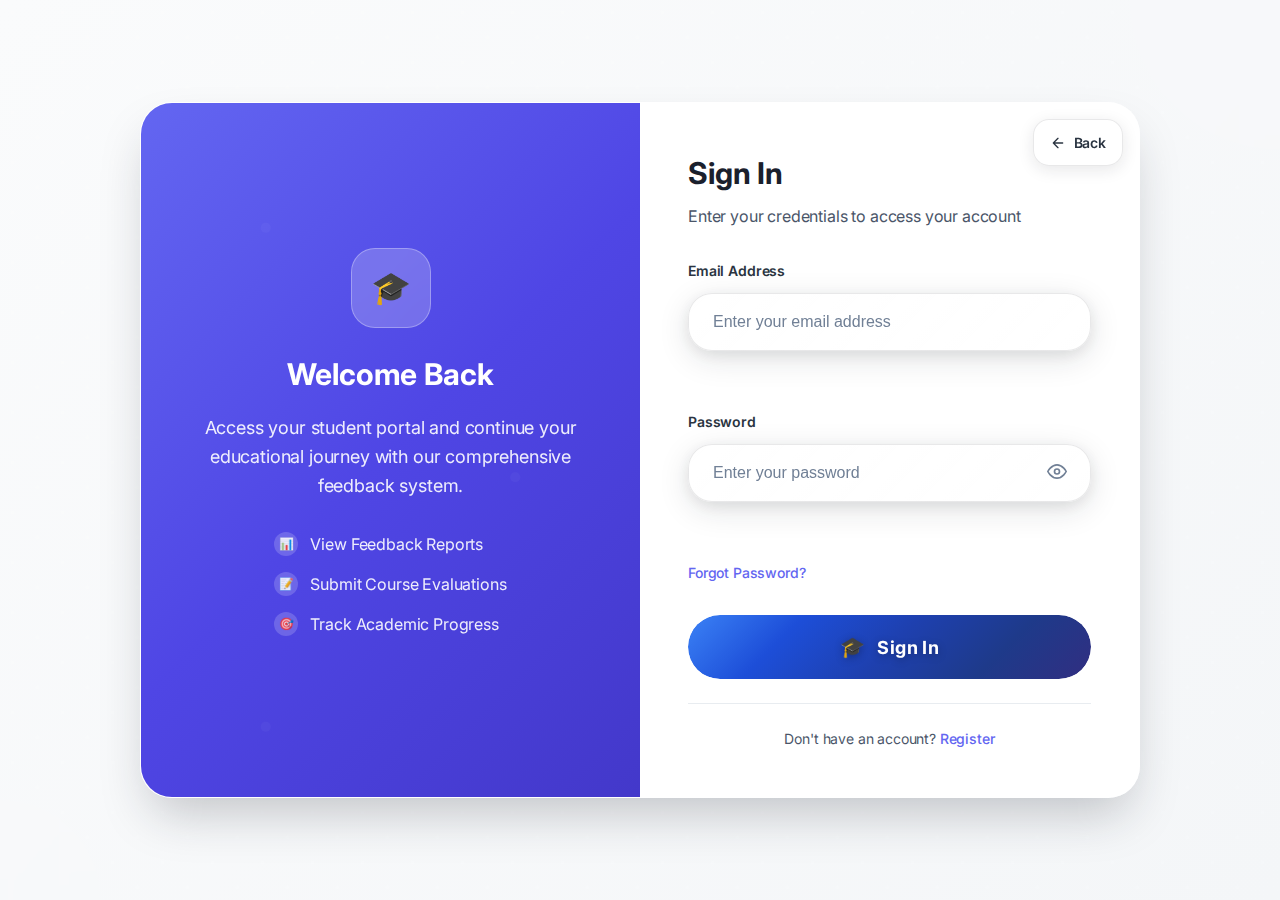
<file: faculty-feedback-system-main/take-survey.html>
<!DOCTYPE html>
<html lang="en">

<head>
    <meta charset="UTF-8">
    <meta name="viewport" content="width=device-width, initial-scale=1.0">
    <title>Take Survey - Faculty Feedback System</title>
    <link rel="stylesheet" href="css/survey.css">
    <style>
        * {
            margin: 0;
            padding: 0;
            box-sizing: border-box;
        }

        body {
            font-family: 'Segoe UI', Tahoma, Geneva, Verdana, sans-serif;
            background: linear-gradient(135deg, #667eea 0%, #764ba2 100%);
            min-height: 100vh;
            padding: 20px;
        }

        .survey-container {
            max-width: 800px;
            margin: 0 auto;
        }

        .survey-header {
            background: white;
            padding: 25px 30px;
            border-radius: 12px;
            box-shadow: 0 4px 12px rgba(0, 0, 0, 0.08);
            margin-bottom: 30px;
            display: flex;
            justify-content: space-between;
            align-items: center;
            gap: 20px;
        }

        .survey-header-content {
            flex: 1;
        }

        .survey-header h1 {
            color: #1a202c;
            font-size: 28px;
            margin: 0 0 8px 0;
            font-weight: 700;
        }

        .survey-header-subtitle {
            color: #718096;
            font-size: 14px;
            margin: 0;
        }

        .back-btn {
            background: #f0f0f0;
            border: none;
            padding: 12px 20px;
            border-radius: 8px;
            cursor: pointer;
            font-size: 15px;
            font-weight: 600;
            color: #1a202c;
            transition: all 0.3s ease;
            display: flex;
            align-items: center;
            gap: 8px;
            white-space: nowrap;
        }

        .back-btn:hover {
            background: #e0e0e0;
            transform: translateX(-3px);
        }

        .back-btn:active {
            transform: translateX(-1px);
        }

        /* Step Forms */
        .form-section {
            background: white;
            padding: 40px;
            border-radius: 12px;
            box-shadow: 0 8px 32px rgba(0, 0, 0, 0.1);
            margin-bottom: 20px;
        }

        .form-section h2 {
            color: #1a202c;
            font-size: 24px;
            margin-bottom: 25px;
            display: flex;
            align-items: center;
            gap: 10px;
        }

        .step-number {
            background: linear-gradient(135deg, #667eea 0%, #764ba2 100%);
            color: white;
            width: 40px;
            height: 40px;
            border-radius: 50%;
            display: flex;
            align-items: center;
            justify-content: center;
            font-size: 18px;
            font-weight: bold;
        }

        .form-group {
            margin-bottom: 25px;
        }

        label {
            display: block;
            margin-bottom: 8px;
            color: #1a202c;
            font-weight: 600;
            font-size: 16px;
        }

        input[type="text"],
        input[type="number"],
        select {
            width: 100%;
            padding: 12px 15px;
            border: 2px solid #e0e0e0;
            border-radius: 6px;
            font-size: 16px;
            transition: all 0.3s ease;
            font-family: inherit;
        }

        input[type="text"]:focus,
        input[type="number"]:focus,
        select:focus {
            outline: none;
            border-color: #667eea;
            box-shadow: 0 0 0 3px rgba(102, 126, 234, 0.1);
        }

        /* Teacher Selection */
        .teacher-list {
            display: grid;
            gap: 12px;
            max-height: 300px;
            overflow-y: auto;
            padding: 10px;
        }

        .teacher-checkbox {
            display: flex;
            align-items: center;
            gap: 12px;
            padding: 15px;
            border: 2px solid #e0e0e0;
            border-radius: 8px;
            cursor: pointer;
            transition: all 0.3s ease;
            background: white;
        }

        .teacher-checkbox:hover {
            border-color: #667eea;
            background: #f8f9ff;
        }

        .teacher-checkbox input[type="checkbox"] {
            width: 20px;
            height: 20px;
            cursor: pointer;
            accent-color: #667eea;
        }

        .teacher-info {
            flex: 1;
        }

        .teacher-name {
            font-weight: 600;
            color: #1a202c;
            font-size: 16px;
        }

        .teacher-subject {
            color: #4a5568;
            font-size: 14px;
            margin-top: 2px;
        }

        .teacher-controls {
            display: flex;
            justify-content: space-between;
            align-items: center;
            margin-bottom: 15px;
            gap: 10px;
            padding: 12px;
            background: #f9f9f9;
            border-radius: 8px;
            border: 1px solid #e0e0e0;
        }

        .teacher-counter {
            color: #4a5568;
            font-size: 14px;
            font-weight: 600;
        }

        .btn-select-all-teachers {
            padding: 8px 16px;
            font-size: 14px;
            white-space: nowrap;
            background: linear-gradient(135deg, #667eea 0%, #764ba2 100%);
            color: white;
            border: none;
            border-radius: 6px;
            cursor: pointer;
            font-weight: 600;
            transition: all 0.3s ease;
        }

        .btn-select-all-teachers:hover {
            transform: translateY(-2px);
            box-shadow: 0 4px 12px rgba(102, 126, 234, 0.3);
        }

        .btn-select-all-teachers:active {
            transform: translateY(0);
        }

        /* Question Section */
        .question-section {
            background: white;
            padding: 40px;
            border-radius: 12px;
            box-shadow: 0 8px 32px rgba(0, 0, 0, 0.1);
            margin-bottom: 20px;
        }

        .question-header {
            margin-bottom: 30px;
        }

        .question-number {
            font-size: 14px;
            color: #667eea;
            font-weight: 600;
            margin-bottom: 10px;
        }

        .question-text {
            font-size: 20px;
            font-weight: 600;
            color: #1a202c;
            margin-bottom: 10px;
            line-height: 1.5;
        }

        .progress-info {
            font-size: 14px;
            color: #718096;
        }

        /* Teacher Rating Grid */
        .teacher-ratings {
            margin-top: 30px;
        }

        .teacher-rating-item {
            background: #f9f9f9;
            padding: 20px;
            border-radius: 8px;
            margin-bottom: 20px;
            border-left: 4px solid #667eea;
        }

        .teacher-rating-name {
            font-weight: 600;
            color: #1a202c;
            margin-bottom: 12px;
            font-size: 16px;
        }

        .number-rating {
            display: flex;
            gap: 6px;
            justify-content: flex-start;
            flex-wrap: wrap;
        }

        .rating-number {
            width: 40px;
            height: 40px;
            display: flex;
            align-items: center;
            justify-content: center;
            border: 2px solid #e0e0e0;
            border-radius: 6px;
            cursor: pointer;
            font-weight: 600;
            font-size: 14px;
            color: #4a5568;
            background: white;
            transition: all 0.2s ease;
        }

        .rating-number:hover {
            border-color: #667eea;
            background: #f0f4ff;
            transform: translateY(-2px);
        }

        .rating-number.active {
            background: linear-gradient(135deg, #667eea 0%, #764ba2 100%);
            color: white;
            border-color: #667eea;
            box-shadow: 0 4px 12px rgba(102, 126, 234, 0.3);
        }

        .rating-display {
            font-size: 12px;
            color: #718096;
            margin-top: 8px;
            text-align: center;
            font-weight: 600;
        }

        /* Validation Styles */
        .validation-errors {
            background: #fee;
            border: 2px solid #fcc;
            border-radius: 8px;
            padding: 15px;
            margin-bottom: 20px;
            display: none;
        }

        .validation-errors.show {
            display: block;
            animation: slideDown 0.3s ease;
        }

        .validation-errors h4 {
            color: #c33;
            margin: 0 0 10px 0;
            font-size: 15px;
            display: flex;
            align-items: center;
            gap: 8px;
        }

        .validation-errors ul {
            margin: 0;
            padding-left: 20px;
            list-style: none;
        }

        .validation-errors li {
            color: #c33;
            font-size: 14px;
            margin-bottom: 6px;
            display: flex;
            align-items: center;
            gap: 8px;
        }

        .validation-errors li:before {
            content: '✗';
            font-weight: bold;
            color: #c33;
        }

        .validation-success {
            background: #efe;
            border: 2px solid #cfc;
            border-radius: 8px;
            padding: 12px 15px;
            margin-bottom: 15px;
            color: #3c3;
            font-size: 14px;
            display: flex;
            align-items: center;
            gap: 8px;
        }

        .validation-success:before {
            content: '✓';
            font-weight: bold;
            font-size: 16px;
        }

        @keyframes slideDown {
            from {
                opacity: 0;
                transform: translateY(-10px);
            }
            to {
                opacity: 1;
                transform: translateY(0);
            }
        }

        input[type="text"].error,
        input[type="number"].error,
        select.error {
            border-color: #dc3545 !important;
            background-color: #fff5f5 !important;
        }

        input[type="text"].error:focus,
        input[type="number"].error:focus,
        select.error:focus {
            box-shadow: 0 0 0 3px rgba(220, 53, 69, 0.1) !important;
        }

        /* Buttons */
        .button-group {
            display: flex;
            gap: 15px;
            margin-top: 30px;
            justify-content: center;
        }

        .btn {
            padding: 12px 30px;
            border: none;
            border-radius: 6px;
            font-size: 16px;
            font-weight: 600;
            cursor: pointer;
            transition: all 0.3s ease;
            font-family: inherit;
        }

        .btn-primary {
            background: linear-gradient(135deg, #667eea 0%, #764ba2 100%);
            color: white;
        }

        .btn-primary:hover {
            transform: translateY(-2px);
            box-shadow: 0 8px 16px rgba(102, 126, 234, 0.3);
        }

        .btn-secondary {
            background: #e0e0e0;
            color: #333;
        }

        .btn-secondary:hover {
            background: #d0d0d0;
        }

        .btn-success {
            background: linear-gradient(135deg, #11998e 0%, #38ef7d 100%);
            color: white;
        }

        .btn-success:hover {
            transform: translateY(-2px);
            box-shadow: 0 8px 16px rgba(17, 153, 142, 0.3);
        }

        .btn:disabled {
            opacity: 0.5;
            cursor: not-allowed;
            transform: none;
        }

        /* Hidden by default */
        .hidden {
            display: none;
        }

        /* Progress Bar */
        .progress-container {
            margin-bottom: 20px;
            background: white;
            padding: 20px;
            border-radius: 12px;
            box-shadow: 0 8px 32px rgba(0, 0, 0, 0.1);
        }

        .progress-bar {
            height: 8px;
            background: #e0e0e0;
            border-radius: 4px;
            overflow: hidden;
            margin-bottom: 10px;
        }

        .progress-fill {
            height: 100%;
            background: linear-gradient(90deg, #667eea 0%, #764ba2 100%);
            transition: width 0.3s ease;
        }

        .progress-text {
            font-size: 14px;
            color: #4a5568;
            text-align: center;
        }

        .rating-value {
            display: inline-block;
            font-size: 12px;
            color: #718096;
            margin-top: 4px;
        }

        /* Mobile Responsive */
        @media (max-width: 768px) {
            .survey-header {
                flex-direction: column;
                align-items: flex-start;
                gap: 15px;
            }

            .survey-header h1 {
                font-size: 24px;
            }

            .survey-header-subtitle {
                font-size: 13px;
            }

            .back-btn {
                width: 100%;
                justify-content: center;
                padding: 12px 16px;
            }

            .form-section {
                padding: 25px;
            }

            .form-section h2 {
                font-size: 20px;
            }

            .teacher-controls {
                flex-direction: column;
                gap: 12px;
            }

            .teacher-counter {
                width: 100%;
                text-align: center;
            }

            .btn-select-all-teachers {
                width: 100%;
            }

            .question-section {
                padding: 25px;
            }

            .question-text {
                font-size: 18px;
            }

            .number-rating {
                gap: 5px;
            }

            .rating-number {
                width: 36px;
                height: 36px;
                font-size: 13px;
            }

            .validation-errors {
                padding: 12px;
                margin-bottom: 15px;
            }

            .validation-errors h4 {
                font-size: 14px;
                margin-bottom: 8px;
            }

            .validation-errors li {
                font-size: 13px;
                margin-bottom: 4px;
            }
        }

        @media (max-width: 480px) {
            body {
                padding: 12px;
            }

            .survey-header {
                padding: 20px;
            }

            .survey-header h1 {
                font-size: 22px;
            }

            .back-btn {
                font-size: 14px;
                padding: 10px 14px;
            }

            .form-section,
            .question-section {
                padding: 20px;
                margin-bottom: 15px;
            }

            .form-section h2 {
                font-size: 18px;
            }

            .teacher-controls {
                flex-direction: column;
                gap: 10px;
                padding: 10px;
            }

            .teacher-counter {
                font-size: 13px;
                text-align: center;
            }

            .btn-select-all-teachers {
                width: 100%;
                padding: 10px 14px;
                font-size: 13px;
            }

            .teacher-list {
                max-height: 250px;
                padding: 8px;
            }

            .teacher-checkbox {
                padding: 12px;
                gap: 10px;
            }

            .teacher-name {
                font-size: 15px;
            }

            .teacher-subject {
                font-size: 13px;
            }

            .teacher-rating-item {
                padding: 15px;
                margin-bottom: 15px;
            }

            .teacher-rating-name {
                font-size: 15px;
                margin-bottom: 10px;
            }

            .number-rating {
                gap: 4px;
            }

            .rating-number {
                width: 32px;
                height: 32px;
                font-size: 12px;
                border-radius: 4px;
            }

            .rating-display {
                font-size: 11px;
                margin-top: 6px;
            }

            .validation-errors {
                padding: 10px;
                margin-bottom: 12px;
            }

            .validation-errors h4 {
                font-size: 13px;
                margin-bottom: 6px;
            }

            .validation-errors li {
                font-size: 12px;
                margin-bottom: 3px;
            }

            .button-group {
                flex-direction: column;
                gap: 10px;
            }

            .btn {
                width: 100%;
                padding: 14px 20px;
            }
        }
    </style>
</head>

<body>
    <div class="survey-container">
        <div class="survey-header">
            <div class="survey-header-content">
                <h1>Faculty Feedback Survey</h1>
                <p class="survey-header-subtitle">Share your feedback about your faculty members</p>
            </div>
            <button class="back-btn" onclick="goBackDashboard()">← Back</button>
        </div>

        <!-- Progress Bar -->
        <div class="progress-container" id="progressContainer" style="display: none;">
            <div class="progress-bar">
                <div class="progress-fill" id="progressFill" style="width: 0%"></div>
            </div>
            <p class="progress-text">
                Question <span id="currentQuestionNum">1</span> of <span id="totalQuestionNum">0</span>
            </p>
        </div>

        <!-- Step 1: Student Details Form -->
        <div class="form-section" id="step1">
            <h2><span class="step-number">1</span>Student Information</h2>
            <div id="step1Errors" class="validation-errors" style="display: none;"></div>
            <form id="studentInfoForm">
                <div class="form-group">
                    <label for="rollNo">Roll Number <span style="color: red;">*</span></label>
                    <input type="text" id="rollNo" placeholder="e.g., 23220" required maxlength="10" readonly style="background: #f5f5f5; cursor: not-allowed;">
                    <small style="color: #999; margin-top: 5px; display: block;">Auto-populated from your login details</small>
                </div>

                <div class="form-group">
                    <label for="yearSelect">Year of Study <span style="color: red;">*</span></label>
                    <select id="yearSelect" required>
                        <option value="">-- Select Year --</option>
                        <option value="1">1st Year</option>
                        <option value="2">2nd Year</option>
                        <option value="3">3rd Year</option>
                    </select>
                    <small style="color: #999; margin-top: 5px; display: block;">Please select your year of study</small>
                </div>

                <div class="form-group">
                    <label for="classSelect">Class <span style="color: red;">*</span></label>
                    <select id="classSelect" required onchange="loadTeachersForClass()">
                        <option value="">-- Select Class --</option>
                    </select>
                    <small style="color: #999; margin-top: 5px; display: block;">Please select your class/department</small>
                </div>

                <div class="button-group">
                    <button type="button" class="btn btn-primary" onclick="validateStudentInfo()">Next →</button>
                </div>
            </form>
        </div>

        <!-- Step 2: Teacher Selection Form -->
        <div class="form-section hidden" id="step2">
            <h2><span class="step-number">2</span>Select Teachers</h2>
            <p style="color: #666; margin-bottom: 20px;">Check all the teachers who have taught you:</p>
            <div id="step2Errors" class="validation-errors" style="display: none;"></div>
            <form id="teacherSelectionForm">
                <div style="display: flex; justify-content: space-between; align-items: center; margin-bottom: 15px; gap: 10px;">
                    <span style="color: #4a5568; font-size: 14px; font-weight: 600;" id="teacherCounter">0 selected</span>
                    <button type="button" class="btn btn-secondary" onclick="toggleSelectAllTeachers()" style="padding: 8px 16px; font-size: 14px; white-space: nowrap;">
                        <span id="selectAllText">☑️ Select All</span>
                    </button>
                </div>
                <div class="teacher-list" id="teacherList">
                    <!-- Teachers will be loaded here -->
                </div>
                <div class="button-group">
                    <button type="button" class="btn btn-secondary" onclick="goBackStep(1)">← Back</button>
                    <button type="button" class="btn btn-primary" onclick="validateTeacherSelection()">Give Feedback →</button>
                </div>
            </form>
        </div>

        <!-- Step 3: Question with Star Ratings -->
        <div class="question-section hidden" id="step3">
            <div class="question-header">
                <div class="question-number" id="questionNumber"></div>
                <div class="question-text" id="questionText"></div>
                <div class="progress-info" id="progressInfo"></div>
            </div>

            <div class="teacher-ratings" id="teacherRatingsContainer">
                <!-- Teacher rating items will be generated here -->
            </div>

            <div class="button-group">
                <button type="button" class="btn btn-secondary" id="prevQuestionBtn" onclick="previousQuestion()" style="display: none;">← Previous Question</button>
                <button type="button" class="btn btn-primary" id="nextQuestionBtn" onclick="nextQuestion()" style="display: none;">Next Question →</button>
                <button type="button" class="btn btn-success" id="submitBtn" onclick="submitSurvey()" style="display: none;">Submit Survey ✓</button>
            </div>
        </div>
    </div>

    <script src="js/storage.js"></script>
    <script src="js/auth.js"></script>

    <script>
        // Populate the Class select with departments used on the registration page.
        function loadDepartmentsForSurvey() {
            const classSelect = document.getElementById('classSelect');
            if (!classSelect) return;

            try {
                const departments = (typeof Storage !== 'undefined' && Storage.getDepartments) ? Storage.getDepartments() : [];

                // Convert storage entries to {value,label} - use short form (name) not fullName
                let stored = [];
                if (departments && departments.length > 0) {
                    stored = departments.map(d => {
                        if (typeof d === 'string') return { value: d, label: d };
                        return { value: d.name || d.id, label: d.name };
                    });
                }

                // Desired priority: B.Com (both variants) and BCA first, then the rest
                const priorityKeys = ['bcom', 'b.com', 'bcom_voc', 'bcom_gen', 'bca'];

                // Helper to normalize a string for matching
                const norm = s => (s || '').toString().toLowerCase().replace(/[.\s_-]+/g, '');

                // Build a map to avoid duplicates
                const map = new Map();

                // Add priority entries first (use friendly labels)
                const priorityEntries = [
                    { value: 'BCOM_VOC', label: 'B.Com (Vocational)' },
                    { value: 'BCOM_GEN', label: 'B.Com (General)' },
                    { value: 'BCOM', label: 'B.Com' },
                    { value: 'BCA', label: 'BCA' }
                ];

                priorityEntries.forEach(e => map.set(e.value, e));

                // Merge stored departments, skipping ones already added
                stored.forEach(d => {
                    const key = d.value || d.label;
                    if (!map.has(key)) {
                        map.set(key, { value: d.value, label: d.label });
                    }
                });

                // Now reorder to ensure any stored B.Com / BCA variants also appear near top
                const final = [];

                // Add any stored items that match priority (matching on normalized label/value)
                for (const item of map.values()) {
                    const n = norm(item.value) + '|' + norm(item.label);
                    if (priorityKeys.some(pk => n.includes(pk.replace(/[.\s]/g, '')))) {
                        // Avoid duplicates in final
                        if (!final.find(f => f.value === item.value)) final.push(item);
                    }
                }

                // Ensure priorityEntries are present (friendly labels may not exist in storage)
                priorityEntries.forEach(pe => {
                    if (!final.find(f => norm(f.value) === norm(pe.value) || norm(f.label) === norm(pe.label))) {
                        final.push(pe);
                    }
                });

                // Add remaining items
                for (const item of map.values()) {
                    if (!final.find(f => f.value === item.value)) {
                        final.push(item);
                    }
                }

                // Clear existing options except the first
                while (classSelect.options.length > 1) {
                    classSelect.remove(1);
                }

                final.forEach(d => {
                    const opt = document.createElement('option');
                    opt.value = d.value;
                    opt.textContent = d.label;
                    classSelect.appendChild(opt);
                });

                console.log(`✅ Loaded ${final.length} departments into class select (prioritized B.Com/BCA)`);
            } catch (err) {
                console.error('Error loading departments for survey:', err);
            }
        }

        document.addEventListener('DOMContentLoaded', loadDepartmentsForSurvey);
    </script>

    <script src="js/take-survey.js"></script>
</body>

</html>
</file>
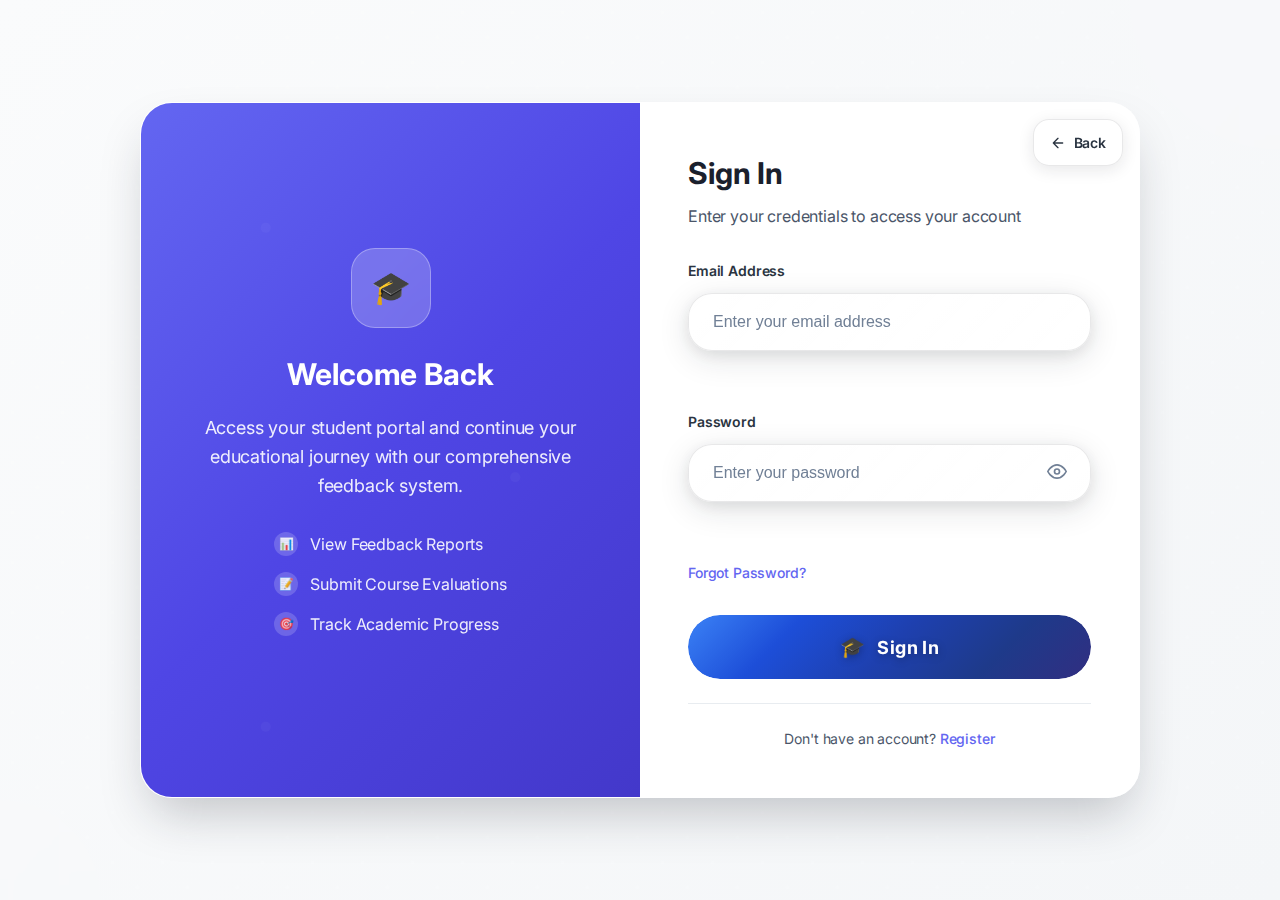
<file: faculty-feedback-system-main/view-feedbacks.html>
<!DOCTYPE html>
<html lang="en">

<head>
    <meta charset="UTF-8">
    <meta name="viewport" content="width=device-width, initial-scale=1.0">
    <title>View Feedbacks - Faculty Feedback System</title>
    <link rel="stylesheet" href="css/dashboard.css">
    <link rel="stylesheet" href="css/admin.css">
    <link rel="stylesheet" href="css/feedbacks.css">
    <style>
        .filters-section {
            background: linear-gradient(135deg, rgba(255, 255, 255, 0.95) 0%, rgba(248, 249, 255, 0.95) 100%);
            padding: 30px;
            border-radius: 12px;
            margin-bottom: 30px;
            box-shadow: 0 4px 15px rgba(0, 0, 0, 0.08);
            border-top: 4px solid #7c3aed;
            border-left: none;
        }

        .filters-section h3 {
            color: #1a202c;
            margin: 0 0 25px 0;
            font-size: 1.3rem;
            display: flex;
            align-items: center;
            gap: 10px;
            font-weight: 700;
            padding-bottom: 15px;
            border-bottom: 3px solid #7c3aed;
        }

        .filters-grid {
            display: grid;
            grid-template-columns: repeat(auto-fit, minmax(250px, 1fr));
            gap: 20px;
        }

        .form-group {
            display: flex;
            flex-direction: column;
        }

        .form-group label {
            font-weight: 700;
            color: #1a202c;
            margin-bottom: 10px;
            font-size: 14px;
            display: flex;
            align-items: center;
            gap: 6px;
        }

        .form-group select,
        .form-group input {
            padding: 12px 15px;
            border: 2px solid #e0e0e0;
            border-radius: 8px;
            font-size: 14px;
            background: white;
            cursor: pointer;
            transition: all 0.3s ease;
            font-family: inherit;
            font-weight: 500;
            color: #1a202c;
        }

        .form-group input {
            cursor: text;
        }

        .form-group select:hover,
        .form-group input:hover {
            border-color: #7c3aed;
            background: linear-gradient(135deg, rgba(124, 58, 237, 0.02) 0%, rgba(109, 40, 217, 0.01) 100%);
        }

        .form-group select:focus,
        .form-group input:focus {
            outline: none;
            border-color: #7c3aed;
            box-shadow: 0 0 0 3px rgba(124, 58, 237, 0.1);
        }

        .btn-reset {
            transition: all 0.3s ease;
        }

        .btn-reset:hover {
            transform: translateY(-2px);
            box-shadow: 0 6px 16px rgba(245, 87, 108, 0.3);
        }

        .btn-reset:active {
            transform: translateY(0);
        }

        /* Reset Section */
        .reset-section {
            display: flex;
            justify-content: flex-end;
            align-items: center;
            margin-top: 20px;
            padding-top: 15px;
            border-top: 2px solid #e0e0e0;
        }

        /* Reset Button */
        .reset-btn {
            border: none;
            padding: 12px 20px;
            border-radius: 8px;
            cursor: pointer;
            font-weight: 600;
            font-size: 14px;
            transition: all 0.3s ease;
            color: white;
            display: flex;
            align-items: center;
            gap: 8px;
            white-space: nowrap;
            background: linear-gradient(135deg, #f093fb 0%, #f5576c 100%);
            box-shadow: 0 4px 12px rgba(245, 87, 108, 0.2);
            position: relative;
            overflow: hidden;
        }

        .reset-btn::before {
            content: '';
            position: absolute;
            top: 0;
            left: -100%;
            width: 100%;
            height: 100%;
            background: linear-gradient(90deg, transparent, rgba(255, 255, 255, 0.2), transparent);
            transition: left 0.5s ease;
        }

        .reset-btn:hover::before {
            left: 100%;
        }

        .reset-btn:hover {
            transform: translateY(-3px);
            box-shadow: 0 8px 20px rgba(245, 87, 108, 0.3);
        }

        .reset-btn:active {
            transform: translateY(-1px);
        }

        /* Quick Stats Cards */
        .quick-stats {
            display: grid;
            grid-template-columns: repeat(auto-fit, minmax(220px, 1fr));
            gap: 15px;
            margin-bottom: 25px;
        }

        .quick-stat-card {
            background: white;
            border: 2px solid #e0e0e0;
            border-radius: 10px;
            padding: 20px;
            display: flex;
            align-items: center;
            gap: 15px;
            transition: all 0.3s ease;
            box-shadow: 0 2px 8px rgba(0, 0, 0, 0.05);
        }

        .quick-stat-card:hover {
            border-color: #7c3aed;
            box-shadow: 0 6px 16px rgba(124, 58, 237, 0.15);
            transform: translateY(-2px);
        }

        .quick-stat-icon {
            font-size: 32px;
            min-width: 50px;
            text-align: center;
        }

        .quick-stat-content {
            flex: 1;
        }

        .quick-stat-content h4 {
            color: #1a202c;
            font-size: 12px;
            font-weight: 700;
            margin: 0 0 5px 0;
            text-transform: uppercase;
            letter-spacing: 0.5px;
        }

        .quick-stat-content p {
            color: #7c3aed;
            font-size: 16px;
            font-weight: 700;
            margin: 0 0 3px 0;
        }

        .quick-stat-content small {
            color: #999;
            font-size: 12px;
            display: block;
        }

        /* Statistics Summary */
        .feedback-stats {
            display: grid;
            grid-template-columns: repeat(auto-fit, minmax(280px, 1fr));
            gap: 20px;
            margin-bottom: 30px;
        }

        .stat-box {
            background: linear-gradient(135deg, #004e89 0%, #1a7f64 100%);
            color: white;
            padding: 30px;
            border-radius: 12px;
            box-shadow: 0 8px 25px rgba(0, 78, 137, 0.2);
            border: 2px solid rgba(255, 255, 255, 0.1);
            position: relative;
            overflow: hidden;
            transition: all 0.3s ease;
        }

        .stat-box::before {
            content: '';
            position: absolute;
            top: 0;
            left: -100%;
            width: 100%;
            height: 100%;
            background: linear-gradient(90deg, transparent, rgba(255, 255, 255, 0.2), transparent);
            transition: left 0.5s ease;
        }

        .stat-box:hover {
            transform: translateY(-5px);
            box-shadow: 0 12px 35px rgba(0, 78, 137, 0.3);
        }

        .stat-box:hover::before {
            left: 100%;
        }

        .stat-box h4 {
            font-size: 13px;
            font-weight: 600;
            opacity: 1;
            margin: 0 0 12px 0;
            text-transform: uppercase;
            letter-spacing: 0.5px;
            color: rgba(255, 255, 255, 0.95);
        }

        .stat-box p {
            font-size: 36px;
            font-weight: 700;
            margin: 0;
            text-shadow: 0 2px 4px rgba(0, 0, 0, 0.15);
            color: #ffffff;
        }

        .stat-box.variant-1 {
            background: linear-gradient(135deg, #11998e 0%, #38ef7d 100%);
            box-shadow: 0 8px 25px rgba(17, 153, 142, 0.2);
            color: #ffffff;
        }

        .stat-box.variant-1 h4 {
            color: rgba(255, 255, 255, 0.95);
        }

        .stat-box.variant-1 p {
            color: #ffffff;
        }

        .stat-box.variant-2 {
            background: linear-gradient(135deg, #ffa502 0%, #ff6b35 100%);
            box-shadow: 0 8px 25px rgba(255, 107, 53, 0.2);
            color: #ffffff;
        }

        .stat-box.variant-2 h4 {
            color: rgba(255, 255, 255, 0.95);
        }

        .stat-box.variant-2 p {
            color: #ffffff;
        }

        .stat-box.variant-3 {
            background: linear-gradient(135deg, #4facfe 0%, #00f2fe 100%);
            box-shadow: 0 8px 25px rgba(79, 172, 254, 0.2);
            color: #ffffff;
        }

        .stat-box.variant-3 h4 {
            color: rgba(255, 255, 255, 0.95);
        }

        .stat-box.variant-3 p {
            color: #ffffff;
        }

        /* Export Section */
        .export-section {
            display: flex;
            justify-content: flex-end;
            align-items: center;
            margin-top: 25px;
            padding-top: 20px;
            border-top: 2px solid #e0e0e0;
        }

        /* Export buttons container */
        .export-buttons {
            display: flex; 
            gap: 12px; 
            align-items: center;
            flex-wrap: nowrap;
        }

        .export-btn {
            border: none; 
            padding: 12px 20px; 
            border-radius: 8px; 
            cursor: pointer; 
            font-weight: 600; 
            font-size: 14px; 
            transition: all 0.3s ease;
            color: white;
            display: flex;
            align-items: center;
            gap: 8px;
            white-space: nowrap;
            flex-shrink: 0;
            position: relative;
            overflow: hidden;
        }

        .export-btn::before {
            content: '';
            position: absolute;
            top: 0;
            left: -100%;
            width: 100%;
            height: 100%;
            background: linear-gradient(90deg, transparent, rgba(255, 255, 255, 0.2), transparent);
            transition: left 0.5s ease;
        }

        .export-btn:hover::before {
            left: 100%;
        }

        .export-btn.pdf {
            background: linear-gradient(135deg, #f093fb 0%, #f5576c 100%);
            box-shadow: 0 4px 12px rgba(245, 87, 108, 0.2);
        }

        .export-btn.print {
            background: linear-gradient(135deg, #4facfe 0%, #00f2fe 100%);
            box-shadow: 0 4px 12px rgba(79, 172, 254, 0.2);
        }

        .export-btn.csv {
            background: linear-gradient(135deg, #11998e 0%, #38ef7d 100%);
            box-shadow: 0 4px 12px rgba(17, 153, 142, 0.2);
        }

        .export-btn:hover {
            transform: translateY(-3px);
        }

        .export-btn.pdf:hover {
            box-shadow: 0 8px 20px rgba(245, 87, 108, 0.3);
        }

        .export-btn.print:hover {
            box-shadow: 0 8px 20px rgba(79, 172, 254, 0.3);
        }

        .export-btn.csv:hover {
            box-shadow: 0 8px 20px rgba(17, 153, 142, 0.3);
        }

        /* Feedbacks Container */
        .feedbacks-container {
            background: white;
            padding: 30px;
            border-radius: 12px;
            box-shadow: 0 4px 15px rgba(0, 0, 0, 0.08);
            border-top: 4px solid #7c3aed;
        }

        .feedbacks-container h3 {
            color: #1a202c;
            margin: 0 0 25px 0;
            font-size: 1.3rem;
            display: flex;
            align-items: center;
            gap: 10px;
            font-weight: 700;
            padding-bottom: 15px;
            border-bottom: 3px solid #7c3aed;
        }

        /* Teacher Cards */
        .teacher-feedback-card {
            background: linear-gradient(135deg, rgba(255, 255, 255, 0.5) 0%, rgba(248, 249, 255, 0.3) 100%);
            border: 2px solid #e8e8e8;
            border-radius: 12px;
            padding: 25px;
            margin-bottom: 20px;
            transition: all 0.3s ease;
            position: relative;
            overflow: hidden;
        }

        .teacher-feedback-card::before {
            content: '';
            position: absolute;
            top: 0;
            left: -100%;
            width: 100%;
            height: 100%;
            background: linear-gradient(90deg, transparent, rgba(255, 255, 255, 0.3), transparent);
            transition: left 0.5s ease;
        }

        .teacher-feedback-card:hover {
            border-color: #7c3aed;
            box-shadow: 0 8px 25px rgba(124, 58, 237, 0.15);
            transform: translateY(-3px);
        }

        .teacher-feedback-card:hover::before {
            left: 100%;
        }

        .teacher-feedback-header {
            display: flex;
            justify-content: space-between;
            align-items: center;
            margin-bottom: 20px;
            padding-bottom: 15px;
            border-bottom: 2px solid #e0e0e0;
            gap: 15px;
        }

        .teacher-info h4 {
            color: #1a202c;
            font-size: 18px;
            margin: 0 0 5px 0;
            font-weight: 700;
        }

        .teacher-info p {
            color: #7c3aed;
            font-size: 14px;
            margin: 0;
            font-weight: 500;
        }

        .teacher-rating {
            text-align: center;
            background: linear-gradient(135deg, #7c3aed 0%, #6d28d9 100%);
            color: white;
            padding: 18px 28px;
            border-radius: 10px;
            min-width: 160px;
            box-shadow: 0 4px 12px rgba(124, 58, 237, 0.2);
            transition: all 0.3s ease;
        }

        .teacher-rating:hover {
            transform: scale(1.05);
            box-shadow: 0 6px 16px rgba(124, 58, 237, 0.3);
        }

        .rating-value {
            font-size: 32px;
            font-weight: 700;
            display: block;
            margin-bottom: 5px;
            color: #ffffff;
        }

        .rating-label {
            font-size: 13px;
            display: block;
            opacity: 0.95;
            color: rgba(255, 255, 255, 0.95);
        }

        /* Feedback Metrics */
        .feedback-metrics {
            background: linear-gradient(135deg, rgba(124, 58, 237, 0.05) 0%, rgba(109, 40, 217, 0.02) 100%);
            padding: 20px;
            border-radius: 10px;
            margin-bottom: 20px;
            border: 2px solid #e0e0e0;
        }

        .metric-item {
            display: flex;
            justify-content: space-between;
            align-items: center;
            padding: 12px 0;
            border-bottom: 1px solid #f0f0f0;
            transition: all 0.2s ease;
        }

        .metric-item:hover {
            background: rgba(124, 58, 237, 0.08);
            padding: 12px 8px;
            border-radius: 4px;
        }

        .metric-item:last-child {
            border-bottom: none;
        }

        .metric-label {
            color: #1a202c;
            font-size: 14px;
            flex: 1;
            font-weight: 600;
        }

        .metric-value {
            display: flex;
            align-items: center;
            gap: 10px;
        }

        .stars {
            font-size: 16px;
        }

        .score {
            color: #7c3aed;
            font-weight: 700;
            min-width: 60px;
            text-align: right;
        }

        /* Toggle Button */
        .toggle-details {
            background: linear-gradient(135deg, #7c3aed 0%, #6d28d9 100%);
            color: white;
            border: none;
            padding: 12px 25px;
            border-radius: 8px;
            cursor: pointer;
            font-weight: 700;
            font-size: 14px;
            transition: all 0.3s ease;
            width: 100%;
            margin: 20px 0;
        }

        .toggle-details:hover {
            transform: translateY(-2px);
            box-shadow: 0 6px 16px rgba(124, 58, 237, 0.3);
        }

        .toggle-details:active {
            transform: translateY(0);
        }

        /* Details Section */
        .details-content {
            max-height: 0;
            overflow: hidden;
            transition: max-height 0.3s ease;
        }

        .details-content.show {
            max-height: 2000px;
        }

        .student-feedbacks-section {
            background: white;
            padding: 20px;
            border-radius: 8px;
            border: 2px solid #e0e0e0;
        }

        .student-feedbacks-section h5 {
            color: #1a202c;
            margin: 0 0 20px 0;
            font-size: 16px;
            border-bottom: 3px solid #7c3aed;
            padding-bottom: 10px;
            font-weight: 700;
        }

        .student-feedback-item {
            background: linear-gradient(135deg, rgba(124, 58, 237, 0.05) 0%, rgba(248, 249, 255, 0.5) 100%);
            padding: 15px;
            border-radius: 6px;
            margin-bottom: 15px;
            border-left: 4px solid #7c3aed;
        }

        .student-name {
            font-weight: 700;
            color: #1a202c;
            margin-bottom: 5px;
            font-size: 14px;
        }

        .feedback-date {
            color: #7c3aed;
            font-size: 12px;
            margin-bottom: 10px;
            font-weight: 500;
        }

        .feedback-answers {
            display: flex;
            flex-direction: column;
            gap: 8px;
        }

        .answer-row {
            display: flex;
            justify-content: space-between;
            font-size: 13px;
        }

        .answer-question {
            color: #1a202c;
            flex: 1;
            font-weight: 600;
        }

        .answer-rating {
            color: #7c3aed;
            font-weight: 700;
            white-space: nowrap;
            margin-left: 10px;
        }

        .answer-comment {
            color: #1a202c;
            font-size: 12px;
            font-style: italic;
            margin-top: 8px;
            padding: 8px;
            background: white;
            border-left: 3px solid #ffc107;
            border-radius: 4px;
        }

        /* Empty State */
        .empty-state {
            text-align: center;
            padding: 60px 20px;
            color: #999;
        }

        .empty-state span {
            font-size: 48px;
            display: block;
            margin-bottom: 15px;
        }

        .empty-state h3 {
            color: #4a5568;
            margin: 0 0 10px 0;
            font-size: 20px;
            font-weight: 700;
        }

        .empty-state p {
            margin: 10px 0 0 0;
            font-size: 14px;
            color: #718096;
        }

        /* Responsive Design */
        @media (max-width: 480px) {
            .filters-section {
                padding: 15px;
                margin-bottom: 20px;
            }

            .filters-section h3 {
                font-size: 16px;
                margin-bottom: 15px;
                gap: 8px;
            }

            .filters-grid {
                grid-template-columns: 1fr;
                gap: 12px;
            }

            .form-group {
                margin-bottom: 5px;
            }

            .form-group label {
                font-size: 12px;
                margin-bottom: 6px;
                font-weight: 700;
            }

            .form-group select,
            .form-group input {
                padding: 10px 12px;
                font-size: 13px;
                border-radius: 6px;
            }

            .btn-reset {
                padding: 10px 12px !important;
                font-size: 12px !important;
                font-weight: 700;
            }

            .btn-reset:hover {
                transform: translateY(-1px);
            }

            .reset-section {
                margin-top: 15px;
                padding-top: 12px;
                justify-content: center;
            }

            .reset-btn {
                padding: 8px 14px;
                font-size: 12px;
                flex-shrink: 0;
            }

            .reset-btn span:last-child {
                display: none;
            }

            .reset-btn span:first-child {
                margin-right: 0;
            }

            /* Filter info tip on mobile */
            .filters-section > div:last-child {
                margin-top: 12px;
                padding: 10px 12px;
                font-size: 12px;
            }

            .quick-stats {
                grid-template-columns: 1fr;
                gap: 12px;
                margin-bottom: 20px;
            }

            .quick-stat-card {
                padding: 12px;
                gap: 12px;
            }

            .quick-stat-icon {
                font-size: 24px;
                min-width: 40px;
            }

            .quick-stat-content h4 {
                font-size: 10px;
                margin-bottom: 4px;
            }

            .quick-stat-content p {
                font-size: 14px;
                margin-bottom: 2px;
            }

            .quick-stat-content small {
                font-size: 11px;
            }

            .feedback-stats {
                grid-template-columns: 1fr;
                gap: 15px;
                margin-bottom: 20px;
            }

            .stat-box {
                padding: 20px 15px;
                text-align: center;
            }

            .stat-box h4 {
                font-size: 12px;
                margin-bottom: 8px;
            }

            .stat-box p {
                font-size: 28px;
            }

            .export-section {
                margin-top: 15px;
                padding-top: 15px;
                justify-content: center;
            }

            .export-buttons {
                justify-content: center;
                gap: 10px;
                overflow-x: auto;
                padding-bottom: 5px;
            }

            .export-btn {
                padding: 8px 14px;
                font-size: 12px;
                flex-shrink: 0;
                min-width: fit-content;
            }

            .export-btn span:last-child {
                display: none;
            }

            .export-btn span:first-child {
                margin-right: 0;
            }

            .feedbacks-container {
                padding: 15px;
            }

            .feedbacks-container h3 {
                font-size: 18px;
                margin-bottom: 20px;
            }

            .teacher-feedback-card {
                padding: 15px;
                margin-bottom: 15px;
            }

            .teacher-feedback-header {
                flex-direction: column;
                gap: 15px;
                align-items: flex-start;
                margin-bottom: 15px;
                padding-bottom: 12px;
            }

            .teacher-info h4 {
                font-size: 16px;
            }

            .teacher-info p {
                font-size: 13px;
            }

            .teacher-rating {
                padding: 12px 20px;
                min-width: auto;
                width: 100%;
                text-align: center;
            }

            .rating-value {
                font-size: 24px;
                margin-bottom: 4px;
            }

            .rating-label {
                font-size: 16px;
            }

            .feedback-metrics {
                padding: 15px;
                margin-bottom: 15px;
            }

            .metric-item {
                padding: 10px 0;
                flex-direction: column;
                align-items: flex-start;
                gap: 8px;
            }

            .metric-label {
                font-size: 13px;
            }

            .metric-value {
                align-self: flex-end;
            }

            .score {
                font-size: 14px;
                min-width: auto;
            }

            .toggle-details {
                padding: 10px 20px;
                font-size: 13px;
                margin: 15px 0;
            }

            .student-feedbacks-section {
                padding: 15px;
            }

            .student-feedbacks-section h5 {
                font-size: 15px;
                margin-bottom: 15px;
                padding-bottom: 8px;
            }

            .student-feedback-item {
                padding: 12px;
                margin-bottom: 12px;
            }

            .student-name {
                font-size: 13px;
                margin-bottom: 4px;
            }

            .feedback-date {
                font-size: 11px;
                margin-bottom: 8px;
            }

            .answer-row {
                flex-direction: column;
                gap: 4px;
                font-size: 12px;
                align-items: flex-start;
            }

            .answer-question {
                font-weight: 500;
            }

            .answer-rating {
                margin-left: 0;
                font-size: 13px;
            }

            .answer-comment {
                font-size: 11px;
                margin-top: 6px;
                padding: 6px;
            }

            .empty-state {
                padding: 40px 15px;
            }

            .empty-state span {
                font-size: 40px;
                margin-bottom: 12px;
            }

            .empty-state h3 {
                font-size: 18px;
            }

            .empty-state p {
                font-size: 13px;
            }
        }

        @media (max-width: 600px) {
            .filters-section {
                padding: 18px;
                margin-bottom: 25px;
            }

            .filters-section h3 {
                font-size: 17px;
                margin-bottom: 18px;
            }

            .filters-grid {
                grid-template-columns: 1fr;
                gap: 14px;
            }

            .form-group label {
                font-size: 13px;
                margin-bottom: 7px;
            }

            .form-group select,
            .form-group input {
                padding: 11px 13px;
                font-size: 13px;
            }

            .btn-reset {
                padding: 11px 13px !important;
                font-size: 13px !important;
            }

        @media (max-width: 768px) {
            .filters-section {
                padding: 20px;
                margin-bottom: 25px;
            }

            .filters-section h3 {
                font-size: 18px;
                margin-bottom: 20px;
            }

            .filters-grid {
                grid-template-columns: repeat(auto-fit, minmax(200px, 1fr));
                gap: 15px;
            }

            .form-group label {
                font-size: 13px;
                margin-bottom: 8px;
            }

            .form-group select,
            .form-group input {
                padding: 11px 14px;
                font-size: 13px;
            }

            .quick-stats {
                grid-template-columns: repeat(auto-fit, minmax(200px, 1fr));
                gap: 15px;
            }

            .quick-stat-card {
                padding: 15px;
                gap: 12px;
            }

            .quick-stat-icon {
                font-size: 28px;
            }

            .quick-stat-content h4 {
                font-size: 11px;
            }

            .quick-stat-content p {
                font-size: 15px;
            }

            .feedback-stats {
                grid-template-columns: repeat(auto-fit, minmax(250px, 1fr));
                gap: 15px;
            }

            .export-section {
                margin-top: 18px;
                padding-top: 15px;
                justify-content: center;
            }

            .export-buttons {
                justify-content: center;
                flex-wrap: nowrap;
                gap: 12px;
                overflow-x: auto;
            }

            .export-btn {
                padding: 10px 18px;
                font-size: 13px;
                flex-shrink: 0;
            }

            .export-btn span:last-child {
                display: inline;
            }

            .reset-section {
                margin-top: 18px;
                padding-top: 15px;
                justify-content: center;
            }

            .reset-btn {
                padding: 10px 18px;
                font-size: 13px;
                flex-shrink: 0;
            }

            .reset-btn span:last-child {
                display: inline;
            }

            .teacher-feedback-header {
                flex-direction: column;
                gap: 15px;
                align-items: flex-start;
            }

            .teacher-rating {
                width: 100%;
                text-align: center;
            }

            .metric-item {
                flex-direction: column;
                align-items: flex-start;
                gap: 6px;
            }

            .metric-value {
                align-self: flex-end;
            }
        }

        @media (min-width: 769px) and (max-width: 1024px) {
            .filters-section {
                padding: 25px;
                margin-bottom: 30px;
            }

            .filters-section h3 {
                font-size: 1.2rem;
                margin-bottom: 22px;
            }

            .filters-grid {
                grid-template-columns: repeat(auto-fit, minmax(220px, 1fr));
                gap: 18px;
            }

            .form-group label {
                font-size: 13px;
                margin-bottom: 9px;
            }

            .form-group select,
            .form-group input {
                padding: 12px 15px;
                font-size: 14px;
            }

            .quick-stats {
                grid-template-columns: repeat(auto-fit, minmax(220px, 1fr));
                gap: 18px;
            }

            .quick-stat-card {
                padding: 18px;
                gap: 14px;
            }

            .feedback-stats {
                grid-template-columns: repeat(auto-fit, minmax(260px, 1fr));
                gap: 18px;
            }

            .export-section {
                margin-top: 20px;
                padding-top: 18px;
                justify-content: flex-end;
            }

            .export-buttons {
                justify-content: flex-end;
                flex-wrap: nowrap;
                gap: 12px;
            }

            .export-btn {
                padding: 11px 22px;
                font-size: 14px;
                flex-shrink: 0;
            }

            .export-btn span:last-child {
                display: inline;
            }

            .reset-section {
                margin-top: 20px;
                padding-top: 18px;
                justify-content: flex-end;
            }

            .reset-btn {
                padding: 11px 22px;
                font-size: 14px;
                flex-shrink: 0;
            }

            .reset-btn span:last-child {
                display: inline;
            }
        }

        @media (min-width: 1025px) {
            .filters-section {
                padding: 30px;
                margin-bottom: 30px;
            }

            .filters-section h3 {
                font-size: 1.3rem;
                margin-bottom: 25px;
            }

            .filters-grid {
                grid-template-columns: repeat(auto-fit, minmax(250px, 1fr));
                gap: 20px;
            }

            .form-group label {
                font-size: 14px;
                margin-bottom: 10px;
            }

            .form-group select,
            .form-group input {
                padding: 12px 15px;
                font-size: 14px;
            }

            .quick-stats {
                grid-template-columns: repeat(auto-fit, minmax(220px, 1fr));
                gap: 20px;
            }

            .quick-stat-card {
                padding: 20px;
                gap: 15px;
            }

            .feedback-stats {
                grid-template-columns: repeat(auto-fit, minmax(280px, 1fr));
                gap: 20px;
            }

            .export-section {
                margin-top: 25px;
                padding-top: 20px;
                justify-content: flex-end;
            }

            .export-buttons {
                justify-content: flex-end;
                flex-wrap: nowrap;
                gap: 12px;
            }

            .export-btn {
                padding: 12px 20px;
                font-size: 14px;
                flex-shrink: 0;
            }

            .export-btn span:last-child {
                display: inline;
            }

            .reset-section {
                margin-top: 25px;
                padding-top: 20px;
                justify-content: flex-end;
            }

            .reset-btn {
                padding: 12px 20px;
                font-size: 14px;
                flex-shrink: 0;
            }

            .reset-btn span:last-child {
                display: inline;
            }
        }

        @keyframes slideIn {
            from {
                transform: translateX(400px);
                opacity: 0;
            }
            to {
                transform: translateX(0);
                opacity: 1;
            }
        }

        @keyframes slideOut {
            from {
                transform: translateX(0);
                opacity: 1;
            }
            to {
                transform: translateX(400px);
                opacity: 0;
            }
        }
    </style>
</head>

<body>
    <div class="dashboard-wrapper">
        <!-- Sidebar -->
        <aside class="sidebar admin-sidebar">
            <div class="sidebar-header">
                <h2>🔐 Admin Portal</h2>
            </div>

            <nav class="sidebar-nav">
                <a href="admin-dashboard.html" class="nav-item">
                    <span class="icon">🏠</span>
                    <span>Dashboard</span>
                </a>
                <a href="manage-faculties.html" class="nav-item">
                    <span class="icon">👨‍💼</span>
                    <span>Manage Faculties</span>
                </a>
                <a href="manage-questions.html" class="nav-item">
                    <span class="icon">❓</span>
                    <span>Manage Questions</span>
                </a>
                <a href="create-survey.html" class="nav-item">
                    <span class="icon">➕</span>
                    <span>Create Survey</span>
                </a>
                <a href="view-feedbacks.html" class="nav-item active">
                    <span class="icon">📊</span>
                    <span>View Feedbacks</span>
                </a>
                <a href="visualization.html" class="nav-item">
                    <span class="icon">📈</span>
                    <span>Visualizations</span>
                </a>
                <a href="reset-data.html" class="nav-item">
                    <span class="icon">🔄</span>
                    <span>Reset Data</span>
                </a>
                <a href="#" class="nav-item" onclick="logout()">
                    <span class="icon">🚪</span>
                    <span>Logout</span>
                </a>
            </nav>
        </aside>

        <!-- Main Content -->
        <main class="main-content">
            <!-- Top Bar -->
            <header class="top-bar">
                <div class="welcome-section">
                    <h1>📊 Feedback Analysis Dashboard</h1>
                    <p>Analyze student feedback responses by year and class</p>
                </div>
            </header>

            <!-- Feedback Content -->
            <div class="dashboard-content">
                <!-- Filters Section -->
                <div class="filters-section">
                    <h3>🔍 Filter by Year & Department</h3>
                    
                    <!-- Primary Filters Row -->
                    <div class="filters-grid">
                        <div class="form-group">
                            <label for="filterYear">📅 Academic Year</label>
                            <select id="filterYear" onchange="applyFilters()">
                                <option value="">-- Select Year --</option>
                                <option value="1">1st Year</option>
                                <option value="2">2nd Year</option>
                                <option value="3">3rd Year</option>
                                <option value="all">All Years Combined</option>
                            </select>
                        </div>

                        <div class="form-group">
                            <label for="filterClass">🏢 Department</label>
                            <select id="filterClass" onchange="applyFilters()">
                                <option value="">-- Select Department --</option>
                            </select>
                        </div>

                        <div class="form-group" id="facultySelectionGroup" style="display: none;">
                            <label for="filterFaculty">👨‍🏫 Select Faculty</label>
                            <select id="filterFaculty" onchange="applyFilters()">
                                <option value="">-- All Faculties --</option>
                            </select>
                        </div>
                    </div>

                    <!-- Filter Info -->
                    <div style="margin-top: 15px; padding: 12px 15px; background: linear-gradient(135deg, rgba(102, 126, 234, 0.08) 0%, rgba(248, 249, 255, 0.5) 100%); border-left: 4px solid #667eea; border-radius: 6px; font-size: 13px; color: #667eea; font-weight: 500;">
                        💡 Tip: Select Year and Department to view faculty feedback analysis
                    </div>

                    <!-- Reset Filters Button -->
                    <div class="reset-section" style="display: flex; gap: 10px; align-items: center; margin-top: 20px;">
                        <button onclick="resetFilters()" class="reset-btn" title="Clear all filters and start fresh">
                            <span>🔄</span>
                            <span>Reset Filters</span>
                        </button>
                    </div>

                    <!-- Year-wise Faculty Average Section -->
                </div>

                <!-- Quick Stats Cards -->
                <div class="quick-stats" id="quickStatsSection" style="display: none;">
                    <div class="quick-stat-card">
                        <div class="quick-stat-icon">🏆</div>
                        <div class="quick-stat-content">
                            <h4>Highest Rated</h4>
                            <p id="highestRatedTeacher">-</p>
                            <small id="highestRatedScore">0.0/10</small>
                        </div>
                    </div>
                    <div class="quick-stat-card">
                        <div class="quick-stat-icon">📉</div>
                        <div class="quick-stat-content">
                            <h4>Lowest Rated</h4>
                            <p id="lowestRatedTeacher">-</p>
                            <small id="lowestRatedScore">0.0/10</small>
                        </div>
                    </div>
                    <div class="quick-stat-card">
                        <div class="quick-stat-icon">💬</div>
                        <div class="quick-stat-content">
                            <h4>Most Feedback</h4>
                            <p id="mostFeedbackTeacher">-</p>
                            <small id="mostFeedbackCount">0 responses</small>
                        </div>
                    </div>
                    <div class="quick-stat-card">
                        <div class="quick-stat-icon">⭐</div>
                        <div class="quick-stat-content">
                            <h4>Department Avg</h4>
                            <p id="deptAvgRating">0.0</p>
                            <small>/10</small>
                        </div>
                    </div>
                </div>

                <!-- Statistics Summary -->
                <div class="feedback-stats" id="statsSection" style="display: none;">
                    <div class="stat-box">
                        <h4>📋 Total Responses</h4>
                        <p id="totalFeedbacks">0</p>
                    </div>
                    <div class="stat-box variant-1">
                        <h4>⭐ Average Rating</h4>
                        <p id="averageRating">0.0</p>
                    </div>
                    <div class="stat-box variant-2">
                        <h4>👨‍🏫 Teachers Evaluated</h4>
                        <p id="teachersEvaluated">0</p>
                    </div>
                    <div class="stat-box variant-3">
                        <h4>❓ Questions Answered</h4>
                        <p id="questionsAnswered">0</p>
                    </div>
                    
                    <!-- Export Buttons Section -->
                    <div class="export-section">
                        <div class="export-buttons">
                            <button onclick="exportFeedbackData()" class="export-btn pdf" title="Export feedback data as PDF">
                                <span>💾</span>
                                <span>PDF</span>
                            </button>
                            <button onclick="exportToCSV()" class="export-btn csv" title="Export feedback data as CSV">
                                <span>📊</span>
                                <span>CSV</span>
                            </button>
                            <button onclick="printFeedbackData()" class="export-btn print" title="Print feedback report">
                                <span>🖨️</span>
                                <span>Print</span>
                            </button>
                        </div>
                    </div>
                </div>

                <!-- Feedbacks List -->
                <div class="feedbacks-container" id="feedbacksContainer" style="display: none;">
                    <h3>📝 Detailed Feedback Results</h3>
                    <div id="feedbacksListContainer">
                        <!-- Feedbacks will be loaded here -->
                    </div>
                </div>

                <!-- Empty State -->
                <div id="emptyState" class="feedbacks-container">
                    <div style="text-align: center; padding: 50px 20px;">
                        <span style="font-size: 64px; display: block; margin-bottom: 20px;">📭</span>
                        <h3 style="color: #999; margin: 0 0 10px 0;">No Filters Applied</h3>
                        <p style="color: #ccc; margin: 0;">Select a year and department above to view feedback results</p>
                    </div>
                </div>
            </div>
        </main>
    </div>

    <script src="js/storage.js"></script>
    <script src="js/auth.js"></script>
    <script src="js/mobile-nav.js"></script>
    <script src="js/view-feedbacks.js"></script>
</body>

</html>
</file>
<file: faculty-feedback-system-main/css/dashboard.css>
* {
    margin: 0;
    padding: 0;
    box-sizing: border-box;
}

:root {
    --primary-color: #667eea;
    --secondary-color: #764ba2;
    --student-color: #36b9cc;
    --admin-color: #f6c23e;
    --success-color: #1cc88a;
    --danger-color: #e74a3b;
    --warning-color: #f39c12;
    --info-color: #3498db;
    
    /* Enhanced text colors for WCAG AA compliance */
    --text-primary: #0f1419;
    --text-secondary: #1a202c;
    --text-muted: #4a5568;
    --text-light: #6b7280;
    --text-white: #ffffff;
    
    /* Legacy support - updated with better colors */
    --text-dark: #0f1419;
    --text-light: #4a5568;
    
    --bg-light: #f8f9fc;
    --border-color: #d1d5db;
    --sidebar-bg: #2c3e50;
    --white: #ffffff;
}

body {
    font-family: 'Segoe UI', Tahoma, Geneva, Verdana, sans-serif;
    background: var(--bg-light);
}

.dashboard-wrapper {
    display: flex;
    min-height: 100vh;
}

/* Sidebar */
.sidebar {
    width: 260px;
    background: var(--sidebar-bg);
    color: var(--white);
    position: fixed;
    height: 100vh;
    overflow-y: auto;
    transition: all 0.3s ease;
    z-index: 1000;
    display: flex;
    flex-direction: column;
}

.sidebar.mobile-hidden {
    transform: translateX(-100%);
}

@media (max-width: 1024px) {
    .sidebar {
        width: 240px;
    }
}

@media (max-width: 768px) {
    .sidebar {
        width: 70vw;
        max-width: 260px;
    }
}

.mobile-menu-toggle {
    display: none;
    position: fixed;
    top: 15px;
    left: 15px;
    z-index: 1002;
    background: var(--primary-color);
    color: var(--white);
    border: none;
    padding: 10px;
    border-radius: 8px;
    cursor: pointer;
    font-size: 1.3rem;
    width: 45px;
    height: 45px;
    display: flex;
    align-items: center;
    justify-content: center;
    transition: all 0.3s ease;
    box-shadow: 0 2px 8px rgba(0, 0, 0, 0.15);
}

.mobile-menu-toggle:hover {
    background: var(--secondary-color);
    box-shadow: 0 4px 12px rgba(0, 0, 0, 0.2);
}

.mobile-menu-toggle:active {
    transform: scale(0.95);
}

.mobile-overlay {
    display: none;
    position: fixed;
    top: 0;
    left: 0;
    right: 0;
    bottom: 0;
    background: rgba(0, 0, 0, 0.5);
    z-index: 999;
}

.sidebar-header {
    padding: 25px 20px;
    border-bottom: 1px solid rgba(255, 255, 255, 0.1);
    display: flex;
    align-items: center;
    justify-content: center;
    text-align: center;
}

.sidebar-header h2 {
    font-size: 1.4rem;
    font-weight: 700;
    margin: 0;
    word-break: break-word;
    display: flex;
    align-items: center;
    gap: 8px;
    justify-content: center;
    flex-wrap: wrap;
}

@media (max-width: 1024px) {
    .sidebar-header {
        padding: 20px 15px;
    }
    
    .sidebar-header h2 {
        font-size: 1.2rem;
    }
}

@media (max-width: 768px) {
    .sidebar-header {
        padding: 18px 12px;
    }
    
    .sidebar-header h2 {
        font-size: 1.1rem;
        gap: 6px;
    }
}

@media (max-width: 480px) {
    .sidebar-header {
        padding: 15px 10px;
        min-height: auto;
    }
    
    .sidebar-header h2 {
        font-size: 1rem;
        gap: 4px;
    }
}

.sidebar-nav {
    padding: 20px 0;
    display: flex;
    flex-direction: column;
}

@media (max-width: 768px) {
    .sidebar-nav {
        padding: 15px 0;
    }
}

.nav-item {
    display: flex;
    align-items: center;
    padding: 15px 20px;
    color: rgba(255, 255, 255, 0.8);
    text-decoration: none;
    transition: all 0.3s cubic-bezier(0.4, 0, 0.2, 1);
    border-left: 4px solid transparent;
    font-size: 0.95rem;
    position: relative;
    overflow: hidden;
}

.nav-item::before {
    content: '';
    position: absolute;
    top: 0;
    left: 0;
    width: 4px;
    height: 100%;
    background: linear-gradient(180deg, var(--primary-color), var(--secondary-color));
    transform: scaleY(0);
    transform-origin: top;
    transition: transform 0.3s cubic-bezier(0.4, 0, 0.2, 1);
    z-index: 1;
}

.nav-item::after {
    content: '';
    position: absolute;
    top: 0;
    left: 0;
    right: 0;
    bottom: 0;
    background: linear-gradient(90deg, rgba(255, 255, 255, 0.1) 0%, transparent 100%);
    opacity: 0;
    transition: opacity 0.3s ease;
    pointer-events: none;
}

.nav-item:hover {
    background: rgba(255, 255, 255, 0.12);
    color: var(--white);
    border-left-color: transparent;
    transform: translateX(4px);
}

.nav-item:hover::before {
    transform: scaleY(1);
}

.nav-item:hover::after {
    opacity: 1;
}

.nav-item.active {
    background: rgba(255, 255, 255, 0.18);
    color: var(--white);
    border-left-color: transparent;
    font-weight: 600;
    box-shadow: inset -4px 0 0 0 var(--primary-color);
}

.nav-item.active::before {
    transform: scaleY(1);
}

.nav-item.active::after {
    opacity: 1;
}

.nav-item .icon {
    font-size: 1.3rem;
    margin-right: 12px;
    width: 30px;
    flex-shrink: 0;
    transition: all 0.3s cubic-bezier(0.4, 0, 0.2, 1);
    display: flex;
    align-items: center;
    justify-content: center;
}

.nav-item:hover .icon {
    transform: scale(1.15) rotate(5deg);
    filter: drop-shadow(0 2px 4px rgba(0, 0, 0, 0.2));
}

.nav-item.active .icon {
    transform: scale(1.2);
    filter: drop-shadow(0 2px 6px rgba(0, 0, 0, 0.3));
}

.nav-item span:last-child {
    white-space: nowrap;
    overflow: hidden;
    text-overflow: ellipsis;
}

@media (max-width: 768px) {
    .nav-item {
        padding: 12px 15px;
        font-size: 0.9rem;
    }
    
    .nav-item .icon {
        font-size: 1.2rem;
        margin-right: 10px;
    }
    
    .nav-item:hover {
        transform: translateX(3px);
    }
    
    .nav-item:hover .icon {
        transform: scale(1.12) rotate(3deg);
    }
    
    .nav-item.active .icon {
        transform: scale(1.15);
    }
}

/* Main Content */
.main-content {
    margin-left: 260px;
    flex: 1;
    padding: 0;
}

.top-bar {
    background: var(--white);
    padding: 25px 35px;
    border-bottom: 1px solid var(--border-color);
    display: flex;
    justify-content: space-between;
    align-items: center;
}

.welcome-section h1 {
    font-size: 2.2rem;
    color: var(--text-primary);
    margin-bottom: 5px;
    font-weight: 800;
}

.welcome-section p {
    color: var(--text-muted);
    font-size: 1.05rem;
    font-weight: 500;
}

.user-info {
    display: flex;
    align-items: center;
    gap: 15px;
}

.info-badge {
    background: var(--bg-light);
    padding: 8px 15px;
    border-radius: 8px;
    display: flex;
    gap: 8px;
    align-items: center;
}

.info-badge .label {
    color: var(--text-muted);
    font-size: 0.85rem;
    font-weight: 600;
}

.info-badge .value {
    color: var(--text-primary);
    font-weight: 700;
    font-size: 0.95rem;
}

.user-avatar {
    width: 45px;
    height: 45px;
    border-radius: 50%;
    background: linear-gradient(135deg, var(--primary-color), var(--secondary-color));
    display: flex;
    align-items: center;
    justify-content: center;
    color: var(--white);
    font-weight: 700;
    font-size: 1.1rem;
}

/* Dashboard Content */
.dashboard-content {
    padding: 35px;
}

.stats-grid {
    display: grid;
    grid-template-columns: repeat(auto-fit, minmax(280px, 1fr));
    gap: 25px;
    margin-bottom: 40px;
}

.stat-card {
    background: var(--white);
    padding: 25px;
    border-radius: 12px;
    display: flex;
    align-items: center;
    gap: 20px;
    border-left: 5px solid;
    box-shadow: 0 2px 8px rgba(0, 0, 0, 0.08);
    transition: all 0.3s ease;
}

.stat-card:hover {
    box-shadow: 0 4px 12px rgba(0, 0, 0, 0.12);
    transform: translateY(-2px);
}

.stat-available {
    border-left-color: #0066cc;
}

.stat-completed {
    border-left-color: #00a651;
}

.stat-pending {
    border-left-color: #cc6600;
}

.stat-surveys {
    border-left-color: #0066cc;
}

.stat-responses {
    border-left-color: #00a651;
}

.stat-students {
    border-left-color: #cc6600;
}

.stat-active {
    border-left-color: #7c3aed;
}

.stat-icon {
    font-size: 2.5rem;
    width: 60px;
    height: 60px;
    display: flex;
    align-items: center;
    justify-content: center;
    border-radius: 12px;
    background: #f3f4f6;
}

.stat-info h3 {
    font-size: 2.5rem;
    color: var(--text-primary);
    margin-bottom: 8px;
    font-weight: 800;
    line-height: 1.2;
}

.stat-info p {
    color: var(--text-muted);
    font-size: 1rem;
    font-weight: 700;
}

.surveys-section {
    background: var(--white);
    padding: 30px;
    border-radius: 12px;
    box-shadow: 0 2px 8px rgba(0, 0, 0, 0.08);
}

.surveys-section h2 {
    font-size: 1.5rem;
    color: var(--text-primary);
    margin-bottom: 25px;
    padding-bottom: 15px;
    border-bottom: 2px solid var(--border-color);
}

.surveys-grid {
    display: grid;
    grid-template-columns: repeat(auto-fill, minmax(320px, 1fr));
    gap: 20px;
}

.survey-card {
    border: 2px solid var(--border-color);
    border-radius: 12px;
    padding: 25px;
    transition: all 0.3s ease;
}

.survey-card:hover {
    border-color: var(--primary-color);
    box-shadow: 0 4px 12px rgba(102, 126, 234, 0.15);
    transform: translateY(-3px);
}

.survey-header {
    display: flex;
    justify-content: space-between;
    align-items: start;
    margin-bottom: 20px;
}

.survey-badge {
    background: var(--primary-color);
    color: var(--white);
    padding: 5px 12px;
    border-radius: 6px;
    font-size: 0.8rem;
    font-weight: 600;
}

.survey-info h3 {
    font-size: 1.2rem;
    color: var(--text-primary);
    margin-bottom: 10px;
}

.survey-meta {
    display: flex;
    gap: 15px;
    margin-bottom: 15px;
}

.meta-item {
    display: flex;
    align-items: center;
    gap: 6px;
    color: var(--text-muted);
    font-size: 0.85rem;
}

.teacher-count {
    background: var(--bg-light);
    padding: 10px;
    border-radius: 8px;
    margin-bottom: 20px;
}

.teacher-count p {
    color: var(--text-muted);
    font-size: 0.85rem;
    margin-bottom: 5px;
}

.teacher-count strong {
    color: var(--text-primary);
    font-size: 1.1rem;
}

.survey-actions {
    display: flex;
    gap: 10px;
}

.btn {
    padding: 12px 20px;
    border: none;
    border-radius: 8px;
    font-weight: 700;
    cursor: pointer;
    transition: all 0.3s ease;
    flex: 1;
    text-align: center;
    text-decoration: none;
    display: inline-block;
    font-size: 0.95rem;
}

.btn-primary {
    background: linear-gradient(135deg, #0052cc 0%, #5a3fa0 100%);
    color: var(--white);
    border: none;
}

.btn-primary:hover {
    transform: translateY(-2px);
    box-shadow: 0 6px 16px rgba(0, 82, 204, 0.4);
}

.btn-primary:active {
    transform: translateY(0);
}

.btn-secondary {
    background: #f3f4f6;
    color: var(--text-primary);
    border: 2px solid #d1d5db;
    font-weight: 700;
}

.btn-secondary:hover {
    background: #e5e7eb;
    border-color: #9ca3af;
}

.btn-success {
    background: #00a651;
    color: var(--white);
    cursor: default;
    font-weight: 700;
}

.btn-success:hover {
    background: #008c42;
}

.btn-danger {
    background: #cc2200;
    color: var(--white);
    font-weight: 700;
}

.btn-danger:hover {
    background: #aa1a00;
}

.btn-sm {
    padding: 8px 16px;
    font-size: 0.85rem;
}

.empty-state {
    text-align: center;
    padding: 60px 20px;
}

.empty-state span {
    font-size: 4rem;
    margin-bottom: 20px;
    display: block;
}

.empty-state h3 {
    color: var(--text-primary);
    font-size: 1.4rem;
    margin-bottom: 10px;
}

.empty-state p {
    color: var(--text-muted);
}

/* Responsive */
@media (max-width: 480px) {
    .mobile-menu-toggle {
        display: block;
        top: 15px;
        left: 15px;
        padding: 10px;
        font-size: 1.3rem;
        z-index: 1002;
    }
    
    .sidebar {
        width: 75vw;
        max-width: 280px;
        transform: translateX(-100%);
        z-index: 1001;
    }
    
    .sidebar.mobile-visible {
        transform: translateX(0);
        box-shadow: 2px 0 10px rgba(0, 0, 0, 0.2);
    }
    
    .mobile-overlay {
        z-index: 1000;
    }
    
    .mobile-overlay.show {
        display: block;
    }
    
    .main-content {
        margin-left: 0;
        width: 100%;
    }
    
    .top-bar {
        padding: 15px;
        padding-top: 65px;
        flex-direction: column;
        gap: 12px;
        text-align: center;
        align-items: center;
    }
    
    .welcome-section {
        width: 100%;
    }
    
    .welcome-section h1 {
        font-size: 1.3rem;
        margin-bottom: 3px;
    }
    
    .welcome-section p {
        font-size: 0.85rem;
    }
    
    .user-info {
        width: 100%;
        justify-content: center;
        flex-wrap: wrap;
        gap: 8px;
    }
    
    .info-badge {
        padding: 6px 10px;
        font-size: 0.75rem;
        flex: 0 1 auto;
    }
    
    .info-badge .label {
        font-size: 0.7rem;
    }
    
    .info-badge .value {
        font-size: 0.85rem;
    }
    
    .user-avatar {
        width: 38px;
        height: 38px;
        font-size: 0.9rem;
    }
    
    .dashboard-content {
        padding: 12px;
    }
    
    .stats-grid {
        grid-template-columns: 1fr;
        gap: 12px;
        margin-bottom: 20px;
    }
    
    .stat-card {
        padding: 15px;
        flex-direction: column;
        text-align: center;
        gap: 12px;
    }
    
    .stat-icon {
        font-size: 1.8rem;
        width: 45px;
        height: 45px;
    }
    
    .stat-info h3 {
        font-size: 1.5rem;
    }
    
    .stat-info p {
        font-size: 0.8rem;
    }
    
    .surveys-section {
        padding: 15px;
    }
    
    .surveys-section h2 {
        font-size: 1.2rem;
        margin-bottom: 15px;
    }
    
    .surveys-grid {
        grid-template-columns: 1fr;
        gap: 12px;
    }
    
    .survey-card {
        padding: 15px;
    }
    
    .survey-header {
        flex-direction: column;
        gap: 8px;
        align-items: flex-start;
    }
    
    .survey-meta {
        flex-direction: column;
        gap: 6px;
        font-size: 0.8rem;
    }
    
    .survey-actions {
        flex-direction: column;
        gap: 6px;
    }
    
    .btn {
        padding: 10px 14px;
        font-size: 0.85rem;
    }
}

@media (max-width: 768px) {
    .mobile-menu-toggle {
        display: block;
        top: 15px;
        left: 15px;
        padding: 10px;
        z-index: 1002;
    }
    
    .sidebar {
        width: 70vw;
        max-width: 260px;
        transform: translateX(-100%);
        z-index: 1001;
    }
    
    .sidebar.mobile-visible {
        transform: translateX(0);
        box-shadow: 2px 0 10px rgba(0, 0, 0, 0.2);
    }
    
    .mobile-overlay {
        z-index: 1000;
    }
    
    .mobile-overlay.show {
        display: block;
    }
    
    .main-content {
        margin-left: 0;
        width: 100%;
    }

    .top-bar {
        padding: 15px;
        padding-top: 65px;
        flex-direction: column;
        gap: 12px;
        align-items: center;
    }
    
    .welcome-section {
        width: 100%;
        text-align: center;
    }
    
    .welcome-section h1 {
        font-size: 1.4rem;
    }
    
    .welcome-section p {
        font-size: 0.9rem;
    }

    .user-info {
        width: 100%;
        justify-content: center;
        flex-wrap: wrap;
        gap: 10px;
    }
    
    .info-badge {
        padding: 8px 12px;
        font-size: 0.8rem;
    }

    .dashboard-content {
        padding: 15px;
    }

    .stats-grid {
        grid-template-columns: repeat(auto-fit, minmax(200px, 1fr));
        gap: 15px;
    }

    .surveys-grid {
        grid-template-columns: 1fr;
        gap: 15px;
    }
    
    .survey-header {
        flex-direction: column;
        gap: 10px;
        align-items: flex-start;
    }
    
    .survey-actions {
        flex-direction: column;
        gap: 8px;
    }
}

@media (max-width: 1024px) and (min-width: 769px) {
    .stats-grid {
        grid-template-columns: repeat(auto-fit, minmax(240px, 1fr));
    }
}

@media (min-width: 1025px) {
    .mobile-menu-toggle {
        display: none;
    }
    
    .sidebar {
        transform: translateX(0);
    }
    
    .main-content {
        margin-left: 260px;
    }
}
</file>
<file: faculty-feedback-system-main/css/admin.css>
.admin-sidebar {
    background: linear-gradient(180deg, #f39c12 0%, #e67e22 100%);
}

.admin-sidebar .sidebar-header {
    background: rgba(0, 0, 0, 0.1);
}

.admin-sidebar .sidebar-header h2 {
    color: #ffffff;
    text-shadow: 0 1px 2px rgba(0, 0, 0, 0.2);
}

.admin-avatar {
    background: linear-gradient(135deg, var(--admin-color), #e67e22);
}

.admin-badge {
    background: rgba(246, 194, 62, 0.15);
    border: 2px solid var(--admin-color);
}

.admin-stats .stat-surveys {
    border-left-color: var(--admin-color);
}

.admin-stats .stat-responses {
    border-left-color: var(--success-color);
}

.admin-stats .stat-students {
    border-left-color: var(--info-color);
}

.admin-stats .stat-active {
    border-left-color: var(--primary-color);
}

.admin-actions {
    display: grid;
    grid-template-columns: repeat(auto-fit, minmax(280px, 1fr));
    gap: 25px;
    margin-bottom: 40px;
}

.action-card {
    background: var(--white);
    padding: 35px;
    border-radius: 12px;
    text-align: center;
    border: 2px solid var(--border-color);
    transition: all 0.3s ease;
    text-decoration: none;
    color: var(--text-primary);
    position: relative;
    overflow: hidden;
}

.action-card::before {
    content: '';
    position: absolute;
    top: 0;
    left: -100%;
    width: 100%;
    height: 100%;
    background: linear-gradient(90deg, transparent, rgba(255, 255, 255, 0.3), transparent);
    transition: left 0.5s ease;
}

.action-card:hover::before {
    left: 100%;
}

.action-card:hover {
    transform: translateY(-8px);
    box-shadow: 0 12px 30px rgba(0, 0, 0, 0.15);
}

.create-action {
    border-color: var(--success-color);
    background: linear-gradient(135deg, rgba(28, 200, 138, 0.05) 0%, rgba(28, 200, 138, 0.02) 100%);
}

.create-action:hover {
    border-color: var(--success-color);
    background: linear-gradient(135deg, rgba(28, 200, 138, 0.1) 0%, rgba(28, 200, 138, 0.05) 100%);
}

.view-action {
    border-color: var(--info-color);
    background: linear-gradient(135deg, rgba(52, 152, 219, 0.05) 0%, rgba(52, 152, 219, 0.02) 100%);
}

.view-action:hover {
    border-color: var(--info-color);
    background: linear-gradient(135deg, rgba(52, 152, 219, 0.1) 0%, rgba(52, 152, 219, 0.05) 100%);
}

.action-icon {
    font-size: 3rem;
    margin-bottom: 15px;
    display: inline-block;
    animation: float 3s ease-in-out infinite;
}

@keyframes float {
    0%, 100% { transform: translateY(0px); }
    50% { transform: translateY(-10px); }
}

.action-card h3 {
    font-size: 1.4rem;
    margin-bottom: 10px;
    color: var(--text-primary);
    font-weight: 700;
}

.action-card p {
    color: var(--text-muted);
    font-size: 0.95rem;
    margin-bottom: 15px;
}

.action-arrow {
    font-size: 1.5rem;
    color: var(--primary-color);
    opacity: 0;
    transition: all 0.3s ease;
}

.action-card:hover .action-arrow {
    opacity: 1;
    transform: translateX(5px);
}

.recent-surveys-section {
    background: var(--white);
    padding: 30px;
    border-radius: 12px;
    box-shadow: 0 2px 8px rgba(0, 0, 0, 0.08);
    border-top: 4px solid var(--primary-color);
}

.section-header {
    display: flex;
    justify-content: space-between;
    align-items: center;
    margin-bottom: 30px;
    padding-bottom: 20px;
    border-bottom: 2px solid var(--border-color);
    gap: 20px;
}

.section-title {
    flex: 1;
}

.section-title h2 {
    font-size: 1.6rem;
    color: var(--text-primary);
    margin: 0 0 5px 0;
    font-weight: 700;
}

.section-subtitle {
    color: var(--text-muted);
    font-size: 0.9rem;
    margin: 0;
}

.btn-create-new {
    display: flex;
    align-items: center;
    gap: 8px;
    padding: 12px 24px;
    white-space: nowrap;
    font-weight: 600;
    transition: all 0.3s ease;
}

.btn-create-new:hover {
    transform: translateY(-2px);
    box-shadow: 0 6px 16px rgba(102, 126, 234, 0.3);
}

.btn-icon {
    font-size: 1.1rem;
}

.btn-sm {
    padding: 10px 20px;
    font-size: 0.9rem;
}

.surveys-list {
    display: flex;
    flex-direction: column;
    gap: 15px;
}

.surveys-list:empty::after {
    content: '📭 No surveys created yet. Click "Create New" to get started!';
    text-align: center;
    padding: 40px 20px;
    color: var(--text-muted);
    font-size: 1rem;
}

.survey-item {
    border: 2px solid var(--border-color);
    border-radius: 10px;
    padding: 20px;
    display: flex;
    justify-content: space-between;
    align-items: center;
    transition: all 0.3s ease;
    background: linear-gradient(135deg, rgba(255, 255, 255, 0.5) 0%, rgba(102, 126, 234, 0.02) 100%);
}

.survey-item:hover {
    border-color: var(--primary-color);
    background: linear-gradient(135deg, rgba(255, 255, 255, 0.8) 0%, rgba(102, 126, 234, 0.05) 100%);
    box-shadow: 0 4px 12px rgba(102, 126, 234, 0.1);
    transform: translateX(5px);
}

.survey-item-info {
    flex: 1;
}

.survey-item-info h4 {
    color: var(--text-primary);
    font-size: 1.1rem;
    margin: 0 0 8px 0;
    font-weight: 700;
}

.survey-item-meta {
    display: flex;
    gap: 20px;
    color: var(--text-muted);
    font-size: 0.85rem;
    flex-wrap: wrap;
}

.survey-item-meta span {
    display: flex;
    align-items: center;
    gap: 5px;
}

.survey-item-actions {
    display: flex;
    gap: 10px;
    align-items: center;
    margin-left: 20px;
}

.survey-status {
    padding: 8px 16px;
    border-radius: 20px;
    font-size: 0.8rem;
    font-weight: 600;
    display: inline-block;
}

.status-active {
    background: rgba(28, 200, 138, 0.15);
    color: var(--success-color);
    border: 1px solid var(--success-color);
}

.status-inactive {
    background: rgba(127, 140, 141, 0.15);
    color: var(--text-muted);
    border: 1px solid rgba(127, 140, 141, 0.3);
}

/* Responsive Design */
@media (max-width: 768px) {
    .section-header {
        flex-direction: column;
        align-items: flex-start;
        gap: 15px;
    }

    .btn-create-new {
        width: 100%;
        justify-content: center;
    }

    .survey-item {
        flex-direction: column;
        align-items: flex-start;
        gap: 15px;
    }

    .survey-item-actions {
        width: 100%;
        margin-left: 0;
        flex-wrap: wrap;
    }

    .survey-item-meta {
        flex-direction: column;
        gap: 8px;
    }
}

@media (max-width: 480px) {
    .admin-actions {
        grid-template-columns: 1fr;
    }

    .action-card {
        padding: 25px;
    }

    .action-icon {
        font-size: 2.5rem;
    }

    .action-card h3 {
        font-size: 1.2rem;
    }

    .recent-surveys-section {
        padding: 20px;
    }

    .section-title h2 {
        font-size: 1.3rem;
    }

    .survey-item {
        padding: 15px;
    }

    .survey-item-info h4 {
        font-size: 1rem;
    }

    .survey-item-meta {
        font-size: 0.8rem;
    }
}

/* Create Survey Page Styles */
.form-container {
    max-width: 900px;
    margin: 0 auto;
}

.form-section {
    background: var(--white);
    padding: 30px;
    border-radius: 12px;
    box-shadow: 0 2px 8px rgba(0, 0, 0, 0.08);
    margin-bottom: 25px;
}

.form-group {
    margin-bottom: 20px;
}

.form-group label {
    display: block;
    margin-bottom: 8px;
    color: var(--text-primary);
    font-weight: 600;
    font-size: 14px;
}

.form-group input,
.form-group select {
    width: 100%;
    padding: 12px 15px;
    border: 2px solid var(--border-color);
    border-radius: 8px;
    font-size: 14px;
    font-family: inherit;
    transition: all 0.3s ease;
    background: var(--white);
    color: var(--text-primary);
}

.form-group input:focus,
.form-group select:focus {
    outline: none;
    border-color: var(--primary-color);
    box-shadow: 0 0 0 3px rgba(102, 126, 234, 0.1);
}

.form-section h3 {
    font-size: 1.3rem;
    color: var(--text-primary);
    margin-bottom: 20px;
    padding-bottom: 15px;
    border-bottom: 2px solid var(--border-color);
}

/* Questions Section Redesign */
.questions-header {
    display: flex;
    justify-content: space-between;
    align-items: flex-start;
    margin-bottom: 25px;
    padding-bottom: 20px;
    border-bottom: 2px solid var(--border-color);
    gap: 20px;
}

.questions-title h3 {
    margin: 0 0 5px 0;
    font-size: 1.3rem;
    color: var(--text-primary);
    border: none;
    padding: 0;
}

.questions-subtitle {
    color: var(--text-muted);
    font-size: 0.9rem;
    margin: 0;
}

.questions-controls {
    display: flex;
    align-items: center;
    gap: 15px;
    flex-wrap: wrap;
    justify-content: flex-end;
}

.btn-select-all {
    display: flex;
    align-items: center;
    gap: 8px;
    padding: 10px 18px;
    background: linear-gradient(135deg, #667eea 0%, #764ba2 100%);
    color: white;
    border: none;
    border-radius: 8px;
    cursor: pointer;
    font-weight: 600;
    font-size: 14px;
    transition: all 0.3s ease;
    white-space: nowrap;
}

.btn-select-all:hover {
    transform: translateY(-2px);
    box-shadow: 0 6px 16px rgba(102, 126, 234, 0.3);
}

.btn-select-all:active {
    transform: translateY(0);
}

.select-all-icon {
    font-size: 1.1rem;
}

.questions-counter {
    background: rgba(102, 126, 234, 0.1);
    color: var(--primary-color);
    padding: 8px 14px;
    border-radius: 20px;
    font-size: 0.85rem;
    font-weight: 600;
    border: 1px solid rgba(102, 126, 234, 0.3);
}

.questions-filter {
    margin-bottom: 20px;
}

.question-search-input {
    width: 100%;
    padding: 12px 16px;
    border: 2px solid var(--border-color);
    border-radius: 8px;
    font-size: 14px;
    font-family: inherit;
    transition: all 0.3s ease;
}

.question-search-input:focus {
    outline: none;
    border-color: var(--primary-color);
    box-shadow: 0 0 0 3px rgba(102, 126, 234, 0.1);
}

.questions-container {
    display: grid;
    grid-template-columns: repeat(auto-fill, minmax(300px, 1fr));
    gap: 15px;
    margin-bottom: 20px;
}

.question-item {
    padding: 16px;
    background: linear-gradient(135deg, rgba(102, 126, 234, 0.05) 0%, rgba(118, 75, 162, 0.02) 100%);
    border: 2px solid var(--border-color);
    border-radius: 10px;
    display: flex;
    align-items: flex-start;
    gap: 12px;
    cursor: pointer;
    transition: all 0.3s ease;
    position: relative;
    overflow: hidden;
}

.question-item::before {
    content: '';
    position: absolute;
    top: 0;
    left: -100%;
    width: 100%;
    height: 100%;
    background: linear-gradient(90deg, transparent, rgba(255, 255, 255, 0.3), transparent);
    transition: left 0.5s ease;
}

.question-item:hover {
    border-color: var(--primary-color);
    background: linear-gradient(135deg, rgba(102, 126, 234, 0.1) 0%, rgba(118, 75, 162, 0.05) 100%);
    box-shadow: 0 4px 12px rgba(102, 126, 234, 0.15);
    transform: translateY(-2px);
}

.question-item:hover::before {
    left: 100%;
}

.question-item input[type="checkbox"] {
    width: 20px;
    height: 20px;
    min-width: 20px;
    cursor: pointer;
    accent-color: var(--primary-color);
    margin-top: 2px;
}

.question-item input[type="checkbox"]:checked {
    background: var(--primary-color);
}

.question-item.selected {
    border-color: var(--primary-color);
    background: linear-gradient(135deg, rgba(102, 126, 234, 0.15) 0%, rgba(118, 75, 162, 0.08) 100%);
    box-shadow: 0 4px 12px rgba(102, 126, 234, 0.2);
}

.question-content {
    flex: 1;
    min-width: 0;
}

.question-text {
    color: var(--text-primary);
    font-weight: 600;
    font-size: 14px;
    line-height: 1.4;
    margin: 0 0 6px 0;
    word-break: break-word;
}

.question-meta {
    color: var(--text-muted);
    font-size: 12px;
    margin: 0;
}

.questions-footer {
    padding-top: 15px;
    border-top: 1px solid var(--border-color);
}

.questions-help {
    color: var(--text-muted);
    font-size: 13px;
    margin: 0;
    display: flex;
    align-items: center;
    gap: 8px;
}

.help-link {
    color: var(--primary-color);
    text-decoration: none;
    font-weight: 600;
    transition: all 0.2s ease;
}

.help-link:hover {
    text-decoration: underline;
    color: var(--primary-dark);
}

/* Responsive Design for Questions */
@media (max-width: 768px) {
    .questions-header {
        flex-direction: column;
        align-items: flex-start;
    }

    .questions-controls {
        width: 100%;
        justify-content: space-between;
    }

    .btn-select-all {
        flex: 1;
        justify-content: center;
    }

    .questions-counter {
        flex: 1;
        text-align: center;
    }

    .questions-container {
        grid-template-columns: repeat(auto-fill, minmax(250px, 1fr));
    }
}

@media (max-width: 480px) {
    .questions-header {
        gap: 10px;
    }

    .questions-controls {
        flex-direction: column;
        gap: 10px;
    }

    .btn-select-all,
    .questions-counter {
        width: 100%;
    }

    .questions-container {
        grid-template-columns: 1fr;
    }

    .question-item {
        padding: 12px;
    }

    .question-text {
        font-size: 13px;
    }

    .question-meta {
        font-size: 11px;
    }
}

.teachers-container {
    display: flex;
    flex-direction: column;
    gap: 15px;
}

.teacher-input-group {
    display: grid;
    grid-template-columns: 1fr 1fr auto;
    gap: 15px;
    padding: 20px;
    background: var(--bg-light);
    border-radius: 8px;
    align-items: end;
}

.questions-container {
    display: flex;
    flex-direction: column;
    gap: 15px;
}

.question-input-group {
    display: grid;
    grid-template-columns: 1fr auto;
    gap: 15px;
    padding: 20px;
    background: var(--bg-light);
    border-radius: 8px;
    align-items: end;
}

.btn-add {
    background: var(--success-color);
    color: var(--white);
    padding: 10px 20px;
    border: none;
    border-radius: 8px;
    cursor: pointer;
    font-weight: 600;
    transition: all 0.3s ease;
}

.btn-add:hover {
    background: #17a673;
}

.btn-remove {
    background: var(--danger-color);
    color: var(--white);
    padding: 10px 20px;
    border: none;
    border-radius: 8px;
    cursor: pointer;
    font-weight: 600;
    transition: all 0.3s ease;
}

.btn-remove:hover {
    background: #c0392b;
}

.btn-icon {
    width: 45px;
    height: 45px;
    display: flex;
    align-items: center;
    justify-content: center;
    font-size: 1.2rem;
}

/* Responsive */
@media (max-width: 480px) {
    .admin-actions {
        grid-template-columns: 1fr;
        gap: 15px;
        margin-bottom: 30px;
    }
    
    .action-card {
        padding: 20px 15px;
    }
    
    .action-icon {
        font-size: 2.2rem;
        margin-bottom: 12px;
    }
    
    .action-card h3 {
        font-size: 1.1rem;
        margin-bottom: 8px;
    }
    
    .action-card p {
        font-size: 0.85rem;
        line-height: 1.4;
    }
    
    .recent-surveys-section {
        padding: 15px;
    }
    
    .section-header {
        flex-direction: column;
        gap: 12px;
        align-items: flex-start;
        margin-bottom: 20px;
    }
    
    .section-header h2 {
        font-size: 1.3rem;
    }
    
    .btn-sm {
        padding: 8px 16px;
        font-size: 0.85rem;
        width: 100%;
    }
    
    .survey-item {
        flex-direction: column;
        gap: 12px;
        align-items: flex-start;
        padding: 15px;
    }
    
    .survey-item-info h4 {
        font-size: 1rem;
        margin-bottom: 6px;
    }
    
    .survey-item-meta {
        flex-direction: column;
        gap: 6px;
        font-size: 0.8rem;
    }
    
    .survey-item-actions {
        width: 100%;
        flex-direction: column;
        gap: 8px;
    }
    
    .survey-status {
        padding: 4px 10px;
        font-size: 0.75rem;
        text-align: center;
    }
    
    .teacher-input-group,
    .question-input-group {
        grid-template-columns: 1fr;
        gap: 10px;
        padding: 15px;
    }
    
    .form-section {
        padding: 15px;
        margin-bottom: 20px;
    }
    
    .form-section h3 {
        font-size: 1.1rem;
        margin-bottom: 15px;
    }
    
    .btn-add,
    .btn-remove {
        padding: 8px 16px;
        font-size: 0.85rem;
        width: 100%;
    }
    
    .btn-icon {
        width: 40px;
        height: 40px;
        font-size: 1rem;
    }
}

@media (max-width: 768px) {
    .admin-actions {
        grid-template-columns: 1fr;
        gap: 20px;
    }
    
    .action-card {
        padding: 25px 20px;
    }

    .survey-item {
        flex-direction: column;
        gap: 15px;
        align-items: flex-start;
    }

    .survey-item-actions {
        width: 100%;
        justify-content: space-between;
    }

    .teacher-input-group,
    .question-input-group {
        grid-template-columns: 1fr;
        gap: 12px;
    }
    
    .form-section {
        padding: 20px;
    }
}

@media (max-width: 1024px) and (min-width: 769px) {
    .admin-actions {
        grid-template-columns: repeat(auto-fit, minmax(250px, 1fr));
    }
    
    .action-card {
        padding: 30px 25px;
    }
    
    .action-card h3 {
        font-size: 1.3rem;
    }
}


/* Faculties Section Redesign */
.faculties-header {
    display: flex;
    justify-content: space-between;
    align-items: flex-start;
    margin-bottom: 25px;
    padding-bottom: 20px;
    border-bottom: 2px solid var(--border-color);
    gap: 20px;
}

.faculties-title h3 {
    margin: 0 0 5px 0;
    font-size: 1.3rem;
    color: var(--text-primary);
    font-weight: 700;
}

.faculties-subtitle {
    color: var(--text-muted);
    font-size: 0.9rem;
    margin: 0;
}

.faculties-counter {
    background: linear-gradient(135deg, rgba(102, 126, 234, 0.1) 0%, rgba(118, 75, 162, 0.05) 100%);
    color: var(--primary-color);
    padding: 10px 16px;
    border-radius: 20px;
    font-size: 0.85rem;
    font-weight: 600;
    border: 1px solid rgba(102, 126, 234, 0.3);
    white-space: nowrap;
}

.faculty-checkbox-container {
    display: grid;
    grid-template-columns: repeat(auto-fill, minmax(280px, 1fr));
    gap: 15px;
}

.faculty-list-item {
    padding: 16px;
    background: linear-gradient(135deg, rgba(102, 126, 234, 0.05) 0%, rgba(118, 75, 162, 0.02) 100%);
    border: 2px solid var(--border-color);
    border-radius: 10px;
    display: flex;
    align-items: center;
    gap: 12px;
    cursor: pointer;
    transition: all 0.3s ease;
    position: relative;
    overflow: hidden;
}

.faculty-list-item::before {
    content: '';
    position: absolute;
    top: 0;
    left: -100%;
    width: 100%;
    height: 100%;
    background: linear-gradient(90deg, transparent, rgba(255, 255, 255, 0.3), transparent);
    transition: left 0.5s ease;
}

.faculty-list-item:hover {
    border-color: var(--primary-color);
    background: linear-gradient(135deg, rgba(102, 126, 234, 0.1) 0%, rgba(118, 75, 162, 0.05) 100%);
    box-shadow: 0 4px 12px rgba(102, 126, 234, 0.15);
    transform: translateY(-2px);
}

.faculty-list-item:hover::before {
    left: 100%;
}

.faculty-list-item.selected {
    border-color: var(--primary-color);
    background: linear-gradient(135deg, rgba(102, 126, 234, 0.15) 0%, rgba(118, 75, 162, 0.08) 100%);
    box-shadow: 0 4px 12px rgba(102, 126, 234, 0.2);
}

.faculty-list-item.empty-state {
    grid-column: 1/-1;
    padding: 40px 20px;
    text-align: center;
    border: 2px dashed var(--border-color);
    cursor: default;
    background: linear-gradient(135deg, rgba(102, 126, 234, 0.05) 0%, rgba(118, 75, 162, 0.02) 100%);
}

.faculty-list-item.empty-state:hover {
    border-color: var(--border-color);
    background: linear-gradient(135deg, rgba(102, 126, 234, 0.05) 0%, rgba(118, 75, 162, 0.02) 100%);
    box-shadow: none;
    transform: none;
}

.faculty-list-item.empty-state p {
    margin: 0;
    color: var(--text-muted);
}

.faculty-list-item.empty-state p:first-child {
    font-size: 1rem;
    margin-bottom: 8px;
}

.faculty-list-item.empty-state p:last-child {
    font-size: 0.9rem;
}

.faculty-list-item.empty-state a {
    color: var(--primary-color);
    font-weight: 600;
    text-decoration: none;
}

.faculty-list-item.empty-state a:hover {
    text-decoration: underline;
}

.faculty-item-content {
    flex: 1;
    min-width: 0;
}

.faculty-item-name {
    color: var(--text-primary);
    font-weight: 600;
    font-size: 15px;
    margin: 0;
    display: flex;
    align-items: center;
    gap: 8px;
}

.faculty-item-icon {
    font-size: 1.2rem;
}

/* Responsive Design for Faculties */
@media (max-width: 768px) {
    .faculties-header {
        flex-direction: column;
        align-items: flex-start;
    }

    .faculties-counter {
        width: 100%;
        text-align: center;
    }

    .faculty-checkbox-container {
        grid-template-columns: repeat(auto-fill, minmax(250px, 1fr));
    }
}

@media (max-width: 480px) {
    .faculties-header {
        gap: 10px;
    }

    .faculties-counter {
        font-size: 0.8rem;
        padding: 8px 12px;
    }

    .faculty-checkbox-container {
        grid-template-columns: 1fr;
    }

    .faculty-list-item {
        padding: 12px;
    }

    .faculty-item-name {
        font-size: 14px;
    }
}

/* Alert Messages */
.alert {
    padding: 15px 20px;
    border-radius: 8px;
    margin-bottom: 20px;
    display: none;
    border-left: 4px solid;
}

.alert.show {
    display: block;
    animation: slideIn 0.3s ease;
}

@keyframes slideIn {
    from {
        transform: translateX(-20px);
        opacity: 0;
    }
    to {
        transform: translateX(0);
        opacity: 1;
    }
}

.alert-success {
    background: #d4edda;
    color: #155724;
    border-left-color: #28a745;
}

.alert-warning {
    background: #fff3cd;
    color: #856404;
    border-left-color: #ffc107;
}

.alert-danger {
    background: #f8d7da;
    color: #721c24;
    border-left-color: #dc3545;
}

/* ===== ANIMATION & MICRO-INTERACTIONS IMPROVEMENTS ===== */

/* Smooth Page Transitions */
.page-transition {
    animation: pageEnter 0.4s ease-out;
}

@keyframes pageEnter {
    from {
        opacity: 0;
        transform: translateY(10px);
    }
    to {
        opacity: 1;
        transform: translateY(0);
    }
}

/* Loading States */
.loading {
    position: relative;
    pointer-events: none;
    opacity: 0.6;
}

.loading::after {
    content: '';
    position: absolute;
    top: 50%;
    left: 50%;
    width: 20px;
    height: 20px;
    margin: -10px 0 0 -10px;
    border: 2px solid rgba(102, 126, 234, 0.2);
    border-top-color: var(--primary-color);
    border-radius: 50%;
    animation: spin 0.8s linear infinite;
}

@keyframes spin {
    to {
        transform: rotate(360deg);
    }
}

/* Skeleton Loading Animation */
.skeleton {
    background: linear-gradient(90deg, #f0f0f0 25%, #e0e0e0 50%, #f0f0f0 75%);
    background-size: 200% 100%;
    animation: shimmer 2s infinite;
}

@keyframes shimmer {
    0% {
        background-position: 200% 0;
    }
    100% {
        background-position: -200% 0;
    }
}

/* Enhanced Button Interactions */
.btn {
    position: relative;
    overflow: hidden;
    transition: all 0.3s cubic-bezier(0.4, 0, 0.2, 1);
}

.btn::before {
    content: '';
    position: absolute;
    top: 50%;
    left: 50%;
    width: 0;
    height: 0;
    border-radius: 50%;
    background: rgba(255, 255, 255, 0.3);
    transform: translate(-50%, -50%);
    transition: width 0.6s, height 0.6s;
}

.btn:active::before {
    width: 300px;
    height: 300px;
}

.btn:disabled {
    opacity: 0.5;
    cursor: not-allowed;
    transform: none !important;
}

/* Form Input Animations */
.form-group input,
.form-group select {
    position: relative;
    transition: all 0.3s ease;
}

.form-group input::placeholder {
    transition: color 0.3s ease;
}

.form-group input:focus::placeholder {
    color: transparent;
}

.form-group input:valid {
    border-color: var(--success-color);
    box-shadow: 0 0 0 3px rgba(28, 200, 138, 0.1);
}

.form-group input:invalid:not(:placeholder-shown) {
    border-color: var(--danger-color);
    box-shadow: 0 0 0 3px rgba(231, 74, 59, 0.1);
}

/* Breadcrumb Navigation */
.breadcrumb {
    display: flex;
    align-items: center;
    gap: 8px;
    padding: 12px 0;
    margin-bottom: 20px;
    font-size: 0.9rem;
    flex-wrap: wrap;
}

.breadcrumb-item {
    display: flex;
    align-items: center;
    gap: 8px;
    color: var(--text-muted);
    text-decoration: none;
    transition: all 0.2s ease;
}

.breadcrumb-item:hover {
    color: var(--primary-color);
    transform: translateX(2px);
}

.breadcrumb-item.active {
    color: var(--text-primary);
    font-weight: 600;
    cursor: default;
}

.breadcrumb-item.active:hover {
    transform: none;
}

.breadcrumb-separator {
    color: var(--border-color);
    margin: 0 4px;
}

/* Notification System */
.notification {
    position: fixed;
    bottom: 20px;
    right: 20px;
    background: var(--white);
    padding: 16px 20px;
    border-radius: 8px;
    box-shadow: 0 4px 12px rgba(0, 0, 0, 0.15);
    display: flex;
    align-items: center;
    gap: 12px;
    max-width: 400px;
    z-index: 2000;
    animation: slideInRight 0.3s ease-out;
    border-left: 4px solid;
}

@keyframes slideInRight {
    from {
        transform: translateX(400px);
        opacity: 0;
    }
    to {
        transform: translateX(0);
        opacity: 1;
    }
}

@keyframes slideOutRight {
    from {
        transform: translateX(0);
        opacity: 1;
    }
    to {
        transform: translateX(400px);
        opacity: 0;
    }
}

.notification.hide {
    animation: slideOutRight 0.3s ease-out forwards;
}

.notification-icon {
    font-size: 1.3rem;
    flex-shrink: 0;
}

.notification-content {
    flex: 1;
}

.notification-title {
    font-weight: 600;
    color: var(--text-primary);
    margin-bottom: 2px;
}

.notification-message {
    font-size: 0.85rem;
    color: var(--text-muted);
}

.notification-close {
    background: none;
    border: none;
    color: var(--text-muted);
    cursor: pointer;
    font-size: 1.2rem;
    padding: 0;
    transition: all 0.2s ease;
    flex-shrink: 0;
}

.notification-close:hover {
    color: var(--text-primary);
    transform: scale(1.1);
}

.notification-success {
    border-left-color: var(--success-color);
}

.notification-success .notification-icon {
    color: var(--success-color);
}

.notification-error {
    border-left-color: var(--danger-color);
}

.notification-error .notification-icon {
    color: var(--danger-color);
}

.notification-warning {
    border-left-color: var(--warning-color);
}

.notification-warning .notification-icon {
    color: var(--warning-color);
}

.notification-info {
    border-left-color: var(--info-color);
}

.notification-info .notification-icon {
    color: var(--info-color);
}

/* Progress Bar Animation */
.progress-bar {
    height: 4px;
    background: var(--border-color);
    border-radius: 2px;
    overflow: hidden;
    margin-bottom: 20px;
}

.progress-bar-fill {
    height: 100%;
    background: linear-gradient(90deg, var(--primary-color), var(--secondary-color));
    border-radius: 2px;
    transition: width 0.3s ease;
    animation: progressPulse 1.5s ease-in-out infinite;
}

@keyframes progressPulse {
    0%, 100% {
        opacity: 1;
    }
    50% {
        opacity: 0.8;
    }
}

/* Tooltip Animations */
.tooltip {
    position: relative;
    display: inline-block;
}

.tooltip .tooltip-text {
    visibility: hidden;
    background-color: var(--text-primary);
    color: var(--white);
    text-align: center;
    padding: 8px 12px;
    border-radius: 6px;
    position: absolute;
    z-index: 1;
    bottom: 125%;
    left: 50%;
    transform: translateX(-50%);
    white-space: nowrap;
    font-size: 0.85rem;
    opacity: 0;
    transition: opacity 0.3s ease;
    pointer-events: none;
}

.tooltip .tooltip-text::after {
    content: '';
    position: absolute;
    top: 100%;
    left: 50%;
    margin-left: -5px;
    border-width: 5px;
    border-style: solid;
    border-color: var(--text-primary) transparent transparent transparent;
}

.tooltip:hover .tooltip-text {
    visibility: visible;
    opacity: 1;
}

/* Smooth Transitions for Navigation Items */
.nav-item {
    position: relative;
    overflow: hidden;
}

.nav-item::before {
    content: '';
    position: absolute;
    top: 0;
    left: -100%;
    width: 100%;
    height: 100%;
    background: rgba(255, 255, 255, 0.1);
    transition: left 0.3s ease;
    z-index: -1;
}

.nav-item:hover::before {
    left: 0;
}

/* Smooth Transitions for Stat Cards */
.stat-card {
    transition: all 0.3s cubic-bezier(0.4, 0, 0.2, 1);
}

.stat-card:hover {
    transform: translateY(-4px);
    box-shadow: 0 8px 16px rgba(0, 0, 0, 0.12);
}

/* Smooth Transitions for Action Cards */
.action-card {
    transition: all 0.3s cubic-bezier(0.4, 0, 0.2, 1);
}

.action-card:active {
    transform: translateY(-4px) scale(0.98);
}

/* Smooth Transitions for Survey Items */
.survey-item {
    transition: all 0.3s cubic-bezier(0.4, 0, 0.2, 1);
}

.survey-item:active {
    transform: translateX(3px) scale(0.99);
}

/* Smooth Transitions for Faculty Items */
.faculty-list-item {
    transition: all 0.3s cubic-bezier(0.4, 0, 0.2, 1);
}

.faculty-list-item:active {
    transform: translateY(-1px) scale(0.99);
}

/* Smooth Transitions for Question Items */
.question-item {
    transition: all 0.3s cubic-bezier(0.4, 0, 0.2, 1);
}

.question-item:active {
    transform: translateY(-1px) scale(0.99);
}

/* Fade In Animation for Content */
.fade-in {
    animation: fadeIn 0.4s ease-out;
}

@keyframes fadeIn {
    from {
        opacity: 0;
    }
    to {
        opacity: 1;
    }
}

/* Stagger Animation for List Items */
.stagger-item {
    animation: fadeIn 0.4s ease-out;
}

.stagger-item:nth-child(1) { animation-delay: 0.05s; }
.stagger-item:nth-child(2) { animation-delay: 0.1s; }
.stagger-item:nth-child(3) { animation-delay: 0.15s; }
.stagger-item:nth-child(4) { animation-delay: 0.2s; }
.stagger-item:nth-child(5) { animation-delay: 0.25s; }
.stagger-item:nth-child(n+6) { animation-delay: 0.3s; }

/* Responsive Animations */
@media (max-width: 768px) {
    .notification {
        bottom: 10px;
        right: 10px;
        left: 10px;
        max-width: none;
    }
    
    .breadcrumb {
        font-size: 0.85rem;
    }
    
    .tooltip .tooltip-text {
        font-size: 0.8rem;
        padding: 6px 10px;
    }
}
</file>
<file: faculty-feedback-system-main/css/submissions.css>
/* Enhanced text colors for better readability */
:root {
    --text-primary: #1a202c;
    --text-secondary: #2d3748;
    --text-muted: #4a5568;
    --text-light: #718096;
    --text-white: #ffffff;
    --primary-color: #667eea;
    --secondary-color: #764ba2;
    --success-color: #1cc88a;
    --danger-color: #e74a3b;
    --border-color: #e3e6f0;
    --bg-light: #f8f9fc;
    --white: #ffffff;
}

.submissions-header {
    display: flex;
    justify-content: space-between;
    align-items: center;
    margin-bottom: 30px;
    gap: 20px;
}

.submissions-title h2 {
    font-size: 1.8rem;
    color: var(--text-primary);
    margin: 0 0 5px 0;
    font-weight: 700;
}

.submissions-subtitle {
    color: var(--text-muted);
    font-size: 0.95rem;
    margin: 0;
}

.submissions-container {
    max-width: 1000px;
}

/* Statistics Section */
.statistics-container {
    display: grid;
    grid-template-columns: repeat(auto-fit, minmax(220px, 1fr));
    gap: 20px;
    margin-bottom: 30px;
}

.stat-card {
    background: linear-gradient(135deg, rgba(102, 126, 234, 0.1) 0%, rgba(118, 75, 162, 0.05) 100%);
    border: 2px solid var(--border-color);
    border-radius: 12px;
    padding: 20px;
    display: flex;
    align-items: center;
    gap: 15px;
    transition: all 0.3s ease;
}

.stat-card:hover {
    border-color: var(--primary-color);
    box-shadow: 0 8px 24px rgba(102, 126, 234, 0.15);
    transform: translateY(-2px);
}

.stat-icon {
    font-size: 2.5rem;
    flex-shrink: 0;
}

.stat-content {
    flex: 1;
}

.stat-label {
    color: var(--text-muted);
    font-size: 0.85rem;
    font-weight: 600;
    text-transform: uppercase;
    letter-spacing: 0.5px;
    margin-bottom: 5px;
}

.stat-value {
    color: var(--text-primary);
    font-size: 1.8rem;
    font-weight: 700;
    background: linear-gradient(135deg, var(--primary-color) 0%, var(--secondary-color) 100%);
    -webkit-background-clip: text;
    -webkit-text-fill-color: transparent;
    background-clip: text;
}

/* Filters & Search Section */
.filters-section {
    background: var(--white);
    padding: 20px;
    border-radius: 12px;
    margin-bottom: 25px;
    display: flex;
    gap: 15px;
    flex-wrap: wrap;
    align-items: center;
    box-shadow: 0 2px 8px rgba(0, 0, 0, 0.08);
}

.search-box {
    flex: 1;
    min-width: 250px;
}

.search-box input {
    width: 100%;
    padding: 12px 16px;
    border: 2px solid var(--border-color);
    border-radius: 8px;
    font-size: 14px;
    font-family: inherit;
    transition: all 0.3s ease;
}

.search-box input:focus {
    outline: none;
    border-color: var(--primary-color);
    box-shadow: 0 0 0 3px rgba(102, 126, 234, 0.1);
}

.filter-controls {
    display: flex;
    gap: 12px;
    flex-wrap: wrap;
}

.filter-select {
    padding: 10px 14px;
    border: 2px solid var(--border-color);
    border-radius: 8px;
    font-size: 14px;
    font-family: inherit;
    background: var(--white);
    color: var(--text-primary);
    cursor: pointer;
    transition: all 0.3s ease;
}

.filter-select:hover {
    border-color: var(--primary-color);
}

.filter-select:focus {
    outline: none;
    border-color: var(--primary-color);
    box-shadow: 0 0 0 3px rgba(102, 126, 234, 0.1);
}

/* Pagination Section */
.pagination-container {
    display: flex;
    justify-content: center;
    align-items: center;
    gap: 20px;
    margin-top: 30px;
    padding: 20px;
    background: var(--white);
    border-radius: 12px;
    box-shadow: 0 2px 8px rgba(0, 0, 0, 0.08);
}

.pagination-btn {
    padding: 10px 20px;
    background: linear-gradient(135deg, var(--primary-color) 0%, var(--secondary-color) 100%);
    color: var(--white);
    border: none;
    border-radius: 8px;
    cursor: pointer;
    font-weight: 600;
    font-size: 14px;
    transition: all 0.3s ease;
}

.pagination-btn:hover:not(:disabled) {
    transform: translateY(-2px);
    box-shadow: 0 6px 16px rgba(102, 126, 234, 0.3);
}

.pagination-btn:disabled {
    opacity: 0.5;
    cursor: not-allowed;
}

.pagination-info {
    color: var(--text-muted);
    font-weight: 600;
    font-size: 14px;
}

.submission-card {
    background: var(--white);
    border: 2px solid var(--border-color);
    border-radius: 12px;
    padding: 30px;
    margin-bottom: 25px;
    transition: all 0.3s ease;
    position: relative;
    overflow: hidden;
}

.submission-card::before {
    content: '';
    position: absolute;
    top: 0;
    left: -100%;
    width: 100%;
    height: 100%;
    background: linear-gradient(90deg, transparent, rgba(255, 255, 255, 0.3), transparent);
    transition: left 0.5s ease;
}

.submission-card:hover::before {
    left: 100%;
}

.submission-card:hover {
    border-color: var(--primary-color);
    box-shadow: 0 8px 24px rgba(102, 126, 234, 0.15);
    transform: translateY(-2px);
}

.submission-header {
    display: flex;
    justify-content: space-between;
    align-items: start;
    margin-bottom: 20px;
    padding-bottom: 20px;
    border-bottom: 2px solid var(--border-color);
    gap: 15px;
}

.submission-header h3 {
    font-size: 1.4rem;
    color: var(--text-primary);
    margin-bottom: 8px;
    font-weight: 700;
}

.submission-date {
    color: var(--text-muted);
    font-size: 0.9rem;
    margin: 0;
}

.submission-badge {
    background: linear-gradient(135deg, var(--success-color) 0%, #11998e 100%);
    color: var(--white);
    padding: 8px 16px;
    border-radius: 20px;
    font-size: 0.85rem;
    font-weight: 600;
    white-space: nowrap;
    box-shadow: 0 4px 12px rgba(28, 200, 138, 0.2);
}

.submission-info {
    display: grid;
    grid-template-columns: repeat(3, 1fr);
    gap: 20px;
    margin-bottom: 25px;
    padding: 20px;
    background: linear-gradient(135deg, rgba(102, 126, 234, 0.05) 0%, rgba(118, 75, 162, 0.02) 100%);
    border-radius: 8px;
    border: 1px solid rgba(102, 126, 234, 0.1);
}

.info-item {
    text-align: center;
    padding: 10px;
}

.info-label {
    display: block;
    color: var(--text-muted);
    font-size: 0.85rem;
    margin-bottom: 8px;
    font-weight: 600;
    text-transform: uppercase;
    letter-spacing: 0.5px;
}

.info-value {
    display: block;
    color: var(--text-primary);
    font-size: 1.3rem;
    font-weight: 700;
    background: linear-gradient(135deg, var(--primary-color) 0%, var(--secondary-color) 100%);
    -webkit-background-clip: text;
    -webkit-text-fill-color: transparent;
    background-clip: text;
}

.teachers-evaluated {
    margin-bottom: 25px;
}

.teachers-evaluated h4 {
    color: var(--text-primary);
    margin-bottom: 15px;
    font-size: 1.1rem;
    font-weight: 700;
}

.teachers-list {
    display: grid;
    grid-template-columns: repeat(auto-fill, minmax(250px, 1fr));
    gap: 15px;
}

.teacher-item {
    display: flex;
    align-items: center;
    gap: 12px;
    padding: 15px;
    background: linear-gradient(135deg, rgba(102, 126, 234, 0.05) 0%, rgba(118, 75, 162, 0.02) 100%);
    border-radius: 8px;
    border: 2px solid var(--border-color);
    border-left: 4px solid var(--primary-color);
    transition: all 0.3s ease;
}

.teacher-item:hover {
    border-color: var(--primary-color);
    background: linear-gradient(135deg, rgba(102, 126, 234, 0.1) 0%, rgba(118, 75, 162, 0.05) 100%);
    box-shadow: 0 4px 12px rgba(102, 126, 234, 0.15);
    transform: translateY(-2px);
}

.teacher-icon {
    font-size: 2rem;
    flex-shrink: 0;
}

.teacher-item strong {
    display: block;
    color: var(--text-primary);
    margin-bottom: 3px;
    font-weight: 700;
}

.teacher-item p {
    color: var(--text-muted);
    font-size: 0.85rem;
    margin: 0;
}

/* Feedback Details Modal */
.feedback-details-overlay {
    position: fixed;
    top: 0;
    left: 0;
    right: 0;
    bottom: 0;
    background: rgba(0, 0, 0, 0.7);
    display: flex;
    align-items: center;
    justify-content: center;
    z-index: 1000;
    padding: 20px;
    animation: fadeIn 0.3s ease;
}

@keyframes fadeIn {
    from {
        opacity: 0;
    }
    to {
        opacity: 1;
    }
}

.feedback-details-modal {
    background: var(--white);
    border-radius: 12px;
    max-width: 800px;
    width: 100%;
    max-height: 90vh;
    overflow-y: auto;
    box-shadow: 0 20px 60px rgba(0, 0, 0, 0.3);
    animation: slideUp 0.3s ease;
}

@keyframes slideUp {
    from {
        transform: translateY(30px);
        opacity: 0;
    }
    to {
        transform: translateY(0);
        opacity: 1;
    }
}

.modal-header {
    padding: 25px 30px;
    border-bottom: 2px solid var(--border-color);
    display: flex;
    justify-content: space-between;
    align-items: center;
    position: sticky;
    top: 0;
    background: linear-gradient(135deg, var(--white) 0%, var(--bg-light) 100%);
    z-index: 10;
}

.modal-header h2 {
    color: var(--text-primary);
    font-size: 1.6rem;
    margin: 0;
    font-weight: 700;
}

.close-btn {
    background: none;
    border: none;
    font-size: 2rem;
    color: var(--text-muted);
    cursor: pointer;
    width: 40px;
    height: 40px;
    display: flex;
    align-items: center;
    justify-content: center;
    border-radius: 50%;
    transition: all 0.3s ease;
}

.close-btn:hover {
    background: var(--bg-light);
    color: var(--text-primary);
    transform: rotate(90deg);
}

.modal-content {
    padding: 30px;
}

.teacher-feedback-section {
    margin-bottom: 35px;
    padding: 25px;
    background: linear-gradient(135deg, rgba(102, 126, 234, 0.05) 0%, rgba(118, 75, 162, 0.02) 100%);
    border-radius: 10px;
    border-left: 4px solid var(--primary-color);
    border: 2px solid var(--border-color);
    border-left: 4px solid var(--primary-color);
}

.teacher-feedback-section h3 {
    color: var(--text-primary);
    margin-bottom: 20px;
    font-size: 1.3rem;
    font-weight: 700;
}

.answers-list {
    display: flex;
    flex-direction: column;
    gap: 20px;
}

.answer-item {
    background: var(--white);
    padding: 20px;
    border-radius: 8px;
    border: 1px solid var(--border-color);
    transition: all 0.3s ease;
}

.answer-item:hover {
    box-shadow: 0 4px 12px rgba(102, 126, 234, 0.1);
    border-color: var(--primary-color);
}

.question-text {
    color: var(--text-primary);
    margin-bottom: 10px;
    font-size: 1rem;
    font-weight: 600;
}

.rating-display {
    color: var(--primary-color);
    font-weight: 700;
    margin-bottom: 10px;
    font-size: 1.1rem;
}

.comment-text {
    color: var(--text-muted);
    font-size: 0.95rem;
    font-style: italic;
    padding: 12px;
    background: var(--bg-light);
    border-radius: 6px;
    margin-top: 10px;
    border-left: 3px solid var(--primary-color);
}

/* Responsive */
@media (max-width: 480px) {
    .statistics-container {
        grid-template-columns: repeat(2, 1fr);
        gap: 12px;
        margin-bottom: 20px;
    }

    .stat-card {
        padding: 15px;
        flex-direction: column;
        text-align: center;
    }

    .stat-icon {
        font-size: 2rem;
    }

    .stat-value {
        font-size: 1.5rem;
    }

    .filters-section {
        flex-direction: column;
        gap: 12px;
        padding: 15px;
    }

    .search-box {
        min-width: 100%;
    }

    .filter-controls {
        width: 100%;
        flex-direction: column;
    }

    .filter-select {
        width: 100%;
    }

    .pagination-container {
        flex-direction: column;
        gap: 12px;
        padding: 15px;
    }

    .pagination-btn {
        width: 100%;
    }

    .submissions-header {
        flex-direction: column;
        align-items: flex-start;
        gap: 12px;
    }

    .submissions-title h2 {
        font-size: 1.5rem;
    }

    .submissions-container {
        max-width: 100%;
        margin: 0;
    }
    
    .submission-card {
        padding: 20px 15px;
        margin-bottom: 20px;
    }
    
    .submission-header {
        flex-direction: column;
        align-items: flex-start;
        gap: 12px;
        margin-bottom: 15px;
        padding-bottom: 15px;
    }
    
    .submission-header h3 {
        font-size: 1.2rem;
    }
    
    .submission-info {
        grid-template-columns: 1fr;
        gap: 12px;
        padding: 15px;
    }
    
    .info-value {
        font-size: 1.2rem;
    }
    
    .teachers-list {
        grid-template-columns: 1fr;
        gap: 10px;
    }
    
    .teacher-item {
        padding: 12px;
        flex-direction: column;
        text-align: center;
        gap: 8px;
    }
    
    .teacher-icon {
        font-size: 1.5rem;
    }
    
    .feedback-details-modal {
        margin: 0;
        border-radius: 0;
        max-height: 100vh;
        width: 100%;
    }
    
    .modal-header {
        padding: 20px 15px;
    }
    
    .modal-header h2 {
        font-size: 1.4rem;
    }
    
    .modal-content {
        padding: 20px 15px;
    }
    
    .teacher-feedback-section {
        padding: 15px;
        margin-bottom: 20px;
    }
    
    .teacher-feedback-section h3 {
        font-size: 1.1rem;
    }
    
    .answer-item {
        padding: 15px;
    }
    
    .question-text {
        font-size: 0.95rem;
    }
    
    .rating-display {
        font-size: 1rem;
    }
}

@media (max-width: 768px) {
    .statistics-container {
        grid-template-columns: repeat(2, 1fr);
    }

    .submissions-header {
        flex-direction: column;
        align-items: flex-start;
    }

    .filters-section {
        flex-direction: column;
    }

    .search-box {
        min-width: 100%;
    }

    .filter-controls {
        width: 100%;
        flex-direction: column;
    }

    .filter-select {
        width: 100%;
    }

    .submission-info {
        grid-template-columns: 1fr;
    }

    .teachers-list {
        grid-template-columns: 1fr;
    }

    .feedback-details-modal {
        margin: 0;
        border-radius: 0;
        max-height: 100vh;
    }

    .modal-content {
        padding: 20px;
    }

    .pagination-container {
        flex-direction: column;
    }

    .pagination-btn {
        width: 100%;
    }
}

@media (min-width: 769px) and (max-width: 1024px) {
    .submissions-container {
        max-width: 900px;
    }
    
    .submission-info {
        grid-template-columns: repeat(2, 1fr);
    }
    
    .teachers-list {
        grid-template-columns: repeat(2, 1fr);
    }

    .statistics-container {
        grid-template-columns: repeat(2, 1fr);
    }
}
</file>
<file: faculty-feedback-system-main/css/survey.css>
* {
    margin: 0;
    padding: 0;
    box-sizing: border-box;
}

:root {
    --primary-color: #667eea;
    --secondary-color: #764ba2;
    --success-color: #1cc88a;
    --danger-color: #e74a3b;
    --warning-color: #f39c12;
    
    /* Enhanced text colors for better readability */
    --text-primary: #1a202c;
    --text-secondary: #2d3748;
    --text-muted: #4a5568;
    --text-light: #718096;
    --text-white: #ffffff;
    
    /* Legacy support - updated with better colors */
    --text-dark: #1a202c;
    --text-light: #4a5568;
    
    --bg-light: #f8f9fc;
    --border-color: #e3e6f0;
    --white: #ffffff;
}

body {
    font-family: 'Segoe UI', Tahoma, Geneva, Verdana, sans-serif;
    background: var(--bg-light);
    padding: 20px;
}

.survey-container {
    max-width: 900px;
    margin: 0 auto;
}

.survey-header {
    background: var(--white);
    padding: 30px;
    border-radius: 12px;
    box-shadow: 0 2px 8px rgba(0, 0, 0, 0.08);
    margin-bottom: 25px;
    text-align: center;
    position: relative;
}

.back-btn {
    position: absolute;
    left: 30px;
    top: 30px;
    background: var(--bg-light);
    border: 2px solid var(--border-color);
    padding: 10px 20px;
    border-radius: 8px;
    cursor: pointer;
    font-weight: 600;
    color: var(--text-primary);
    transition: all 0.3s ease;
}

.back-btn:hover {
    background: var(--border-color);
    border-color: var(--primary-color);
}

.survey-header h1 {
    font-size: 2rem;
    color: var(--text-primary);
    margin-bottom: 10px;
}

.survey-header p {
    color: var(--text-muted);
    font-size: 1rem;
}

.survey-content {
    background: var(--white);
    padding: 35px;
    border-radius: 12px;
    box-shadow: 0 2px 8px rgba(0, 0, 0, 0.08);
}

/* Teacher Tabs */
.teacher-tabs {
    display: flex;
    gap: 10px;
    overflow-x: auto;
    padding-bottom: 15px;
    margin-bottom: 25px;
    border-bottom: 2px solid var(--border-color);
}

.teacher-tab {
    padding: 12px 20px;
    border: 2px solid var(--border-color);
    border-radius: 8px;
    cursor: pointer;
    transition: all 0.3s ease;
    white-space: nowrap;
    background: var(--white);
    display: flex;
    align-items: center;
    gap: 8px;
}

.teacher-tab:hover {
    border-color: var(--primary-color);
    background: rgba(102, 126, 234, 0.05);
}

.teacher-tab.active {
    background: linear-gradient(135deg, var(--primary-color), var(--secondary-color));
    color: var(--white);
    border-color: var(--primary-color);
}

.teacher-tab.completed {
    border-color: var(--success-color);
    background: rgba(28, 200, 138, 0.1);
}

.teacher-tab.completed .status-icon {
    color: var(--success-color);
}

.status-icon {
    font-size: 1.2rem;
}

/* Progress Bar */
.progress-container {
    margin-bottom: 30px;
}

.progress-bar {
    width: 100%;
    height: 12px;
    background: var(--border-color);
    border-radius: 10px;
    overflow: hidden;
    margin-bottom: 10px;
}

.progress-fill {
    height: 100%;
    background: linear-gradient(90deg, var(--success-color), #17a673);
    transition: width 0.3s ease;
    width: 0%;
}

.progress-text {
    text-align: center;
    color: var(--text-muted);
    font-size: 0.9rem;
    font-weight: 600;
}

/* Current Teacher Info */
.current-teacher-info {
    background: linear-gradient(135deg, var(--primary-color), var(--secondary-color));
    color: var(--white);
    padding: 25px;
    border-radius: 10px;
    margin-bottom: 30px;
}

.current-teacher-info h2 {
    font-size: 1.6rem;
    margin-bottom: 8px;
}

.current-teacher-info p {
    font-size: 1rem;
    opacity: 0.95;
}

/* Feedback Form */
.feedback-form {
    margin-bottom: 30px;
}

.question-group {
    margin-bottom: 30px;
    padding: 25px;
    background: var(--bg-light);
    border-radius: 10px;
    border-left: 4px solid var(--primary-color);
}

.question-text {
    font-size: 1.1rem;
    color: var(--text-primary);
    font-weight: 600;
    margin-bottom: 20px;
}

.rating-options {
    display: flex;
    gap: 15px;
    flex-wrap: wrap;
}

.rating-option {
    flex: 1;
    min-width: 120px;
}

.rating-option input[type="radio"] {
    display: none;
}

.rating-label {
    display: block;
    padding: 15px;
    border: 2px solid var(--border-color);
    border-radius: 8px;
    text-align: center;
    cursor: pointer;
    transition: all 0.3s ease;
    background: var(--white);
}

.rating-option input[type="radio"]:checked+.rating-label {
    background: linear-gradient(135deg, var(--primary-color), var(--secondary-color));
    color: var(--white);
    border-color: var(--primary-color);
}

.rating-label:hover {
    border-color: var(--primary-color);
    transform: translateY(-2px);
}

.rating-value {
    display: block;
    font-size: 1.5rem;
    font-weight: 700;
    margin-bottom: 5px;
}

.rating-text {
    display: block;
    font-size: 0.85rem;
}

.textarea-group {
    margin-top: 20px;
}

.textarea-group label {
    display: block;
    font-weight: 600;
    color: var(--text-primary);
    margin-bottom: 10px;
}

.textarea-group textarea {
    width: 100%;
    padding: 15px;
    border: 2px solid var(--border-color);
    border-radius: 8px;
    font-family: inherit;
    font-size: 0.95rem;
    resize: vertical;
    min-height: 100px;
}

.textarea-group textarea:focus {
    outline: none;
    border-color: var(--primary-color);
}

/* Survey Actions */
.survey-actions {
    display: flex;
    gap: 15px;
    justify-content: space-between;
}

.btn {
    padding: 14px 30px;
    border: none;
    border-radius: 8px;
    font-weight: 600;
    font-size: 1rem;
    cursor: pointer;
    transition: all 0.3s ease;
    flex: 1;
}

.btn-primary {
    background: linear-gradient(135deg, var(--primary-color), var(--secondary-color));
    color: var(--white);
}

.btn-primary:hover {
    transform: translateY(-2px);
    box-shadow: 0 4px 12px rgba(102, 126, 234, 0.3);
}

.btn-secondary {
    background: var(--bg-light);
    color: var(--text-primary);
    border: 2px solid var(--border-color);
}

.btn-secondary:hover {
    background: var(--border-color);
}

.btn-success {
    background: var(--success-color);
    color: var(--white);
}

.btn-success:hover {
    background: #17a673;
    transform: translateY(-2px);
    box-shadow: 0 4px 12px rgba(28, 200, 138, 0.3);
}

.btn:disabled {
    opacity: 0.5;
    cursor: not-allowed;
}

/* Alert Messages */
.alert {
    padding: 15px 20px;
    border-radius: 8px;
    margin-bottom: 20px;
    display: none;
}

.alert.show {
    display: block;
}

.alert-warning {
    background: rgba(243, 156, 18, 0.1);
    color: var(--warning-color);
    border: 1px solid var(--warning-color);
}

.alert-success {
    background: rgba(28, 200, 138, 0.1);
    color: var(--success-color);
    border: 1px solid var(--success-color);
}

/* Responsive */
@media (max-width: 480px) {
    body {
        padding: 10px;
    }

    .survey-container {
        margin: 0;
    }

    .survey-header {
        padding: 20px 15px;
        padding-top: 60px;
    }

    .back-btn {
        position: static;
        margin-bottom: 15px;
        display: block;
        width: 100%;
        text-align: center;
        padding: 12px;
    }

    .survey-header h1 {
        font-size: 1.6rem;
    }

    .survey-content {
        padding: 20px 15px;
    }

    .teacher-tabs {
        flex-direction: column;
        gap: 8px;
    }

    .teacher-tab {
        padding: 15px;
        text-align: center;
    }

    .current-teacher-info {
        padding: 20px 15px;
    }

    .current-teacher-info h2 {
        font-size: 1.4rem;
    }

    .question-group {
        padding: 20px 15px;
        margin-bottom: 25px;
    }

    .question-text {
        font-size: 1rem;
    }

    .rating-options {
        flex-direction: column;
        gap: 10px;
    }

    .rating-option {
        min-width: auto;
    }

    .rating-label {
        padding: 12px;
    }

    .rating-value {
        font-size: 1.3rem;
    }

    .survey-actions {
        flex-direction: column;
        gap: 10px;
    }

    .btn {
        padding: 15px;
        font-size: 0.95rem;
    }
}

@media (max-width: 768px) {
    body {
        padding: 10px;
    }

    .survey-header {
        padding: 60px 20px 30px;
    }

    .back-btn {
        position: static;
        margin-bottom: 20px;
        display: block;
        width: 100%;
    }

    .survey-content {
        padding: 20px;
    }

    .teacher-tabs {
        flex-direction: column;
    }

    .rating-options {
        flex-direction: column;
    }

    .survey-actions {
        flex-direction: column;
    }

    .btn {
        width: 100%;
    }
}

@media (min-width: 769px) and (max-width: 1024px) {
    .survey-container {
        max-width: 800px;
    }
    
    .rating-options {
        gap: 12px;
    }
    
    .rating-option {
        min-width: 100px;
    }
}
</file>
<file: faculty-feedback-system-main/css/feedbacks.css>
.filters-section {
    background: var(--white);
    padding: 30px;
    border-radius: 12px;
    box-shadow: 0 2px 8px rgba(0, 0, 0, 0.08);
    margin-bottom: 25px;
}

.filters-section h3 {
    font-size: 1.3rem;
    color: var(--text-primary);
    margin-bottom: 20px;
    padding-bottom: 15px;
    border-bottom: 2px solid var(--border-color);
}

.filters-grid {
    display: grid;
    grid-template-columns: repeat(auto-fit, minmax(200px, 1fr));
    gap: 20px;
}

.feedback-stats {
    display: grid;
    grid-template-columns: repeat(auto-fit, minmax(250px, 1fr));
    gap: 20px;
    margin-bottom: 25px;
}

.stat-box {
    background: var(--white);
    padding: 25px;
    border-radius: 12px;
    text-align: center;
    box-shadow: 0 2px 8px rgba(0, 0, 0, 0.08);
    border-left: 4px solid var(--primary-color);
}

.stat-box h4 {
    color: var(--text-muted);
    font-size: 0.9rem;
    margin-bottom: 10px;
    text-transform: uppercase;
    letter-spacing: 0.5px;
}

.stat-box p {
    color: var(--text-primary);
    font-size: 2rem;
    font-weight: 700;
}

.feedbacks-container {
    background: var(--white);
    padding: 30px;
    border-radius: 12px;
    box-shadow: 0 2px 8px rgba(0, 0, 0, 0.08);
}

.feedbacks-container h3 {
    font-size: 1.3rem;
    color: var(--text-primary);
    margin-bottom: 25px;
    padding-bottom: 15px;
    border-bottom: 2px solid var(--border-color);
}

.teacher-feedback-card {
    border: 2px solid var(--border-color);
    border-radius: 10px;
    padding: 25px;
    margin-bottom: 20px;
    transition: all 0.3s ease;
}

.teacher-feedback-card:hover {
    border-color: var(--primary-color);
    box-shadow: 0 4px 12px rgba(0, 0, 0, 0.1);
}

.teacher-feedback-header {
    display: flex;
    justify-content: space-between;
    align-items: center;
    margin-bottom: 20px;
    padding-bottom: 15px;
    border-bottom: 2px solid var(--border-color);
}

.teacher-info h4 {
    color: var(--text-primary);
    font-size: 1.3rem;
    margin-bottom: 5px;
}

.teacher-info p {
    color: var(--text-muted);
    font-size: 0.95rem;
}

.teacher-rating {
    text-align: right;
}

.teacher-rating .rating-value {
    font-size: 2rem;
    font-weight: 700;
    color: var(--primary-color);
    display: block;
}

.teacher-rating .rating-label {
    color: var(--text-muted);
    font-size: 0.85rem;
    display: block;
}

.feedback-metrics {
    display: grid;
    grid-template-columns: repeat(auto-fit, minmax(200px, 1fr));
    gap: 15px;
    margin-bottom: 20px;
}

.metric-item {
    background: var(--bg-light);
    padding: 15px;
    border-radius: 8px;
}

.metric-item .metric-label {
    display: block;
    color: var(--text-muted);
    font-size: 0.85rem;
    margin-bottom: 8px;
}

.metric-item .metric-value {
    display: flex;
    align-items: center;
    gap: 8px;
}

.metric-item .stars {
    color: var(--admin-color);
    font-size: 1.1rem;
}

.metric-item .score {
    color: var(--text-primary);
    font-weight: 700;
    font-size: 1.1rem;
}

.student-feedbacks-section {
    margin-top: 20px;
}

.student-feedbacks-section h5 {
    color: var(--text-primary);
    margin-bottom: 15px;
    font-size: 1.1rem;
}

.student-feedback-item {
    background: var(--bg-light);
    padding: 15px;
    border-radius: 8px;
    margin-bottom: 10px;
    border-left: 3px solid var(--info-color);
}

.student-name {
    font-weight: 600;
    color: var(--text-primary);
    margin-bottom: 5px;
}

.feedback-date {
    color: var(--text-muted);
    font-size: 0.8rem;
    margin-bottom: 10px;
}

.feedback-answers {
    display: flex;
    flex-direction: column;
    gap: 10px;
}

.answer-row {
    display: flex;
    justify-content: space-between;
    align-items: center;
    padding: 8px 0;
}

.answer-question {
    color: var(--text-primary);
    font-size: 0.9rem;
}

.answer-rating {
    color: var(--primary-color);
    font-weight: 600;
}

.answer-comment {
    background: var(--white);
    padding: 10px;
    border-radius: 6px;
    margin-top: 5px;
    font-style: italic;
    color: var(--text-muted);
    font-size: 0.85rem;
}

.toggle-details {
    background: var(--primary-color);
    color: var(--white);
    border: none;
    padding: 10px 20px;
    border-radius: 6px;
    cursor: pointer;
    font-weight: 600;
    margin-top: 15px;
    transition: all 0.3s ease;
}

.toggle-details:hover {
    background: var(--secondary-color);
}

.details-content {
    display: none;
    margin-top: 15px;
}

.details-content.show {
    display: block;
}

/* Responsive */
@media (max-width: 480px) {
    .filters-section {
        padding: 15px;
        margin-bottom: 20px;
    }
    
    .filters-grid {
        grid-template-columns: 1fr;
        gap: 15px;
    }
    
    .feedback-stats {
        grid-template-columns: 1fr;
        gap: 15px;
        margin-bottom: 20px;
    }
    
    .stat-box {
        padding: 20px 15px;
        text-align: center;
    }
    
    .stat-box h4 {
        font-size: 0.8rem;
        margin-bottom: 8px;
    }
    
    .stat-box p {
        font-size: 1.6rem;
    }
    
    .feedbacks-container {
        padding: 15px;
    }
    
    .teacher-feedback-card {
        padding: 15px;
        margin-bottom: 15px;
    }
    
    .teacher-feedback-header {
        flex-direction: column;
        align-items: flex-start;
        gap: 15px;
        margin-bottom: 15px;
        padding-bottom: 12px;
    }
    
    .teacher-info h4 {
        font-size: 1.1rem;
        margin-bottom: 4px;
    }
    
    .teacher-info p {
        font-size: 0.85rem;
    }
    
    .teacher-rating {
        width: 100%;
        text-align: center;
    }
    
    .teacher-rating .rating-value {
        font-size: 1.6rem;
    }
    
    .teacher-rating .rating-label {
        font-size: 0.8rem;
    }
    
    .feedback-metrics {
        grid-template-columns: 1fr;
        gap: 10px;
        margin-bottom: 15px;
    }
    
    .metric-item {
        padding: 10px;
        flex-direction: column;
        align-items: flex-start;
        gap: 6px;
    }
    
    .metric-item .metric-label {
        font-size: 0.8rem;
        margin-bottom: 4px;
    }
    
    .metric-item .metric-value {
        align-self: flex-end;
    }
    
    .metric-item .score {
        font-size: 1rem;
    }
    
    .student-feedbacks-section {
        margin-top: 15px;
    }
    
    .student-feedbacks-section h5 {
        font-size: 1rem;
        margin-bottom: 12px;
    }
    
    .student-feedback-item {
        padding: 12px;
        margin-bottom: 8px;
    }
    
    .student-name {
        font-size: 0.85rem;
        margin-bottom: 4px;
    }
    
    .feedback-date {
        font-size: 0.75rem;
        margin-bottom: 8px;
    }
    
    .answer-row {
        flex-direction: column;
        align-items: flex-start;
        gap: 4px;
        padding: 6px 0;
    }
    
    .answer-question {
        font-size: 0.8rem;
    }
    
    .answer-rating {
        font-size: 0.85rem;
    }
    
    .answer-comment {
        font-size: 0.8rem;
        margin-top: 4px;
        padding: 6px;
    }
    
    .toggle-details {
        padding: 8px 16px;
        font-size: 0.85rem;
        margin-top: 12px;
    }
}

@media (max-width: 768px) {
    .filters-grid {
        grid-template-columns: repeat(auto-fit, minmax(180px, 1fr));
    }

    .feedback-stats {
        grid-template-columns: repeat(auto-fit, minmax(220px, 1fr));
    }

    .teacher-feedback-header {
        flex-direction: column;
        align-items: flex-start;
        gap: 15px;
    }

    .teacher-rating {
        width: 100%;
        text-align: center;
    }

    .feedback-metrics {
        grid-template-columns: 1fr;
    }
    
    .metric-item {
        flex-direction: column;
        align-items: flex-start;
        gap: 6px;
    }
    
    .metric-item .metric-value {
        align-self: flex-end;
    }
}

@media (max-width: 1024px) {
    .filters-grid {
        grid-template-columns: repeat(auto-fit, minmax(200px, 1fr));
    }

    .feedback-stats {
        grid-template-columns: repeat(auto-fit, minmax(240px, 1fr));
    }
}

@media (min-width: 769px) and (max-width: 1024px) {
    .filters-grid {
        grid-template-columns: repeat(auto-fit, minmax(220px, 1fr));
    }
    
    .feedback-stats {
        grid-template-columns: repeat(auto-fit, minmax(260px, 1fr));
    }
}
</file>
<file: faculty-feedback-system-main/css/perfect-design.css>
/* Perfect Design System - Faculty Feedback System */

/* Reset and Base Styles */
* {
    margin: 0;
    padding: 0;
    box-sizing: border-box;
}

*::before,
*::after {
    box-sizing: border-box;
}

/* CSS Custom Properties - Premium Modern Design */
:root {
    /* Premium Primary Colors - Deep Sapphire */
    --primary-50: #f0f4ff;
    --primary-100: #e0e9ff;
    --primary-200: #c7d6ff;
    --primary-300: #a5b8ff;
    --primary-400: #8b94ff;
    --primary-500: #6366f1;
    --primary-600: #4f46e5;
    --primary-700: #4338ca;
    --primary-800: #3730a3;
    --primary-900: #1e1b4b;
    
    /* Premium Secondary Colors - Elegant Rose Gold */
    --secondary-50: #fef7f0;
    --secondary-100: #fdeee0;
    --secondary-200: #fbd9c0;
    --secondary-300: #f8c195;
    --secondary-400: #f4a261;
    --secondary-500: #e76f51;
    --secondary-600: #d55e3a;
    --secondary-700: #b84a2a;
    --secondary-800: #9a3b22;
    --secondary-900: #7c2d12;
    
    /* Premium Accent Colors - Luxurious Teal */
    --accent-50: #f0fdfa;
    --accent-100: #ccfbf1;
    --accent-200: #99f6e4;
    --accent-300: #5eead4;
    --accent-400: #2dd4bf;
    --accent-500: #14b8a6;
    --accent-600: #0d9488;
    --accent-700: #0f766e;
    --accent-800: #115e59;
    --accent-900: #134e4a;
    
    /* Premium Neutral Colors - Sophisticated Grays */
    --gray-50: #fafbfc;
    --gray-100: #f4f6f8;
    --gray-200: #e8ecf0;
    --gray-300: #d1d9e0;
    --gray-400: #a8b5c4;
    --gray-500: #7c8b9a;
    --gray-600: #5a6c7d;
    --gray-700: #3e4c59;
    --gray-800: #2a3441;
    --gray-900: #1a202c;
    
    /* Premium Text Colors - Enhanced Readability */
    --text-primary: #1a202c;
    --text-secondary: #2d3748;
    --text-muted: #4a5568;
    --text-light: #718096;
    --text-white: #ffffff;
    --text-on-primary: #ffffff;
    --text-on-secondary: #ffffff;
    --text-on-accent: #ffffff;
    --text-luxury: #2a3441;
    --text-premium: #3e4c59;
    
    /* Premium Semantic Colors */
    --success-50: #f0fdf4;
    --success-100: #dcfce7;
    --success-200: #bbf7d0;
    --success-300: #86efac;
    --success-400: #4ade80;
    --success-500: #22c55e;
    --success-600: #16a34a;
    --success-700: #15803d;
    --success-800: #166534;
    --success-900: #14532d;
    
    --warning-50: #fffbeb;
    --warning-100: #fef3c7;
    --warning-200: #fde68a;
    --warning-300: #fcd34d;
    --warning-400: #fbbf24;
    --warning-500: #f59e0b;
    --warning-600: #d97706;
    --warning-700: #b45309;
    --warning-800: #92400e;
    --warning-900: #78350f;
    
    --error-50: #fef2f2;
    --error-100: #fee2e2;
    --error-200: #fecaca;
    --error-300: #fca5a5;
    --error-400: #f87171;
    --error-500: #ef4444;
    --error-600: #dc2626;
    --error-700: #b91c1c;
    --error-800: #991b1b;
    --error-900: #7f1d1d;
    
    /* Premium Gradients */
    --gradient-primary: linear-gradient(135deg, #6366f1 0%, #4f46e5 50%, #4338ca 100%);
    --gradient-secondary: linear-gradient(135deg, #f4a261 0%, #e76f51 50%, #d55e3a 100%);
    --gradient-accent: linear-gradient(135deg, #2dd4bf 0%, #14b8a6 50%, #0d9488 100%);
    --gradient-luxury: linear-gradient(135deg, #1a202c 0%, #2a3441 50%, #3e4c59 100%);
    --gradient-premium: linear-gradient(135deg, #6366f1 0%, #2dd4bf 50%, #f4a261 100%);
    --gradient-hero: linear-gradient(135deg, #1a202c 0%, #4f46e5 25%, #2dd4bf 75%, #f4a261 100%);
    --gradient-glass: linear-gradient(135deg, rgba(255, 255, 255, 0.25) 0%, rgba(255, 255, 255, 0.1) 100%);
    --gradient-card: linear-gradient(135deg, rgba(255, 255, 255, 0.95) 0%, rgba(255, 255, 255, 0.9) 100%);
    
    /* Premium Shadows - Enhanced Depth */
    --shadow-xs: 0 1px 2px 0 rgba(26, 32, 44, 0.05);
    --shadow-sm: 0 1px 3px 0 rgba(26, 32, 44, 0.1), 0 1px 2px -1px rgba(26, 32, 44, 0.1);
    --shadow-md: 0 4px 6px -1px rgba(26, 32, 44, 0.1), 0 2px 4px -2px rgba(26, 32, 44, 0.1);
    --shadow-lg: 0 10px 15px -3px rgba(26, 32, 44, 0.1), 0 4px 6px -4px rgba(26, 32, 44, 0.1);
    --shadow-xl: 0 20px 25px -5px rgba(26, 32, 44, 0.1), 0 8px 10px -6px rgba(26, 32, 44, 0.1);
    --shadow-2xl: 0 25px 50px -12px rgba(26, 32, 44, 0.25);
    --shadow-premium: 0 32px 64px -12px rgba(26, 32, 44, 0.4);
    --shadow-luxury: 0 40px 80px -16px rgba(99, 102, 241, 0.3);
    --shadow-glow: 0 0 0 1px rgba(255, 255, 255, 0.05), 0 1px 0 0 rgba(255, 255, 255, 0.05);
    --shadow-colored: 0 10px 25px -5px rgba(99, 102, 241, 0.25), 0 8px 10px -6px rgba(99, 102, 241, 0.1);
    --shadow-glass: 0 8px 32px rgba(26, 32, 44, 0.12), 0 4px 16px rgba(26, 32, 44, 0.08);
    
    /* Premium Border Radius */
    --radius-xs: 0.125rem;
    --radius-sm: 0.375rem;
    --radius-md: 0.5rem;
    --radius-lg: 0.75rem;
    --radius-xl: 1rem;
    --radius-2xl: 1.5rem;
    --radius-3xl: 2rem;
    --radius-4xl: 2.5rem;
    --radius-full: 9999px;
    
    /* Spacing */
    --space-px: 1px;
    --space-0: 0;
    --space-1: 0.25rem;
    --space-2: 0.5rem;
    --space-3: 0.75rem;
    --space-4: 1rem;
    --space-5: 1.25rem;
    --space-6: 1.5rem;
    --space-8: 2rem;
    --space-10: 2.5rem;
    --space-12: 3rem;
    --space-16: 4rem;
    --space-20: 5rem;
    --space-24: 6rem;
    --space-32: 8rem;
    
    /* Premium Typography */
    --font-family-sans: 'Inter', -apple-system, BlinkMacSystemFont, 'Segoe UI', Roboto, 'Helvetica Neue', Arial, sans-serif;
    --font-family-display: 'Inter', 'Cal Sans', -apple-system, BlinkMacSystemFont, 'Segoe UI', Roboto, sans-serif;
    --font-family-mono: 'JetBrains Mono', 'Fira Code', 'SF Mono', Monaco, 'Cascadia Code', 'Roboto Mono', Consolas, monospace;
    
    --font-size-xs: 0.75rem;
    --font-size-sm: 0.875rem;
    --font-size-base: 1rem;
    --font-size-lg: 1.125rem;
    --font-size-xl: 1.25rem;
    --font-size-2xl: 1.5rem;
    --font-size-3xl: 1.875rem;
    --font-size-4xl: 2.25rem;
    --font-size-5xl: 3rem;
    --font-size-6xl: 3.75rem;
    --font-size-7xl: 4.5rem;
    --font-size-8xl: 6rem;
    --font-size-9xl: 8rem;
    
    --font-weight-thin: 100;
    --font-weight-extralight: 200;
    --font-weight-light: 300;
    --font-weight-normal: 400;
    --font-weight-medium: 500;
    --font-weight-semibold: 600;
    --font-weight-bold: 700;
    --font-weight-extrabold: 800;
    --font-weight-black: 900;
    
    --line-height-none: 1;
    --line-height-tight: 1.25;
    --line-height-snug: 1.375;
    --line-height-normal: 1.5;
    --line-height-relaxed: 1.625;
    --line-height-loose: 2;
    
    /* Premium Transitions */
    --transition-fast: 150ms cubic-bezier(0.4, 0, 0.2, 1);
    --transition-normal: 300ms cubic-bezier(0.4, 0, 0.2, 1);
    --transition-slow: 500ms cubic-bezier(0.4, 0, 0.2, 1);
    --transition-premium: 400ms cubic-bezier(0.25, 0.46, 0.45, 0.94);
    --transition-luxury: 600ms cubic-bezier(0.23, 1, 0.32, 1);
    
    /* Premium Animation Curves */
    --ease-linear: linear;
    --ease-in: cubic-bezier(0.4, 0, 1, 1);
    --ease-out: cubic-bezier(0, 0, 0.2, 1);
    --ease-in-out: cubic-bezier(0.4, 0, 0.2, 1);
    --ease-bounce: cubic-bezier(0.68, -0.55, 0.265, 1.55);
    --ease-elastic: cubic-bezier(0.175, 0.885, 0.32, 1.275);
    --ease-premium: cubic-bezier(0.25, 0.46, 0.45, 0.94);
    --ease-luxury: cubic-bezier(0.23, 1, 0.32, 1);
    
    /* Premium Backdrop Filters */
    --backdrop-blur-sm: blur(4px);
    --backdrop-blur-md: blur(8px);
    --backdrop-blur-lg: blur(16px);
    --backdrop-blur-xl: blur(24px);
    --backdrop-blur-2xl: blur(40px);
    --backdrop-blur-3xl: blur(64px);
}

/* Base Styles - Premium Foundation */
html {
    scroll-behavior: smooth;
    -webkit-text-size-adjust: 100%;
    -moz-text-size-adjust: 100%;
    text-size-adjust: 100%;
}

body {
    font-family: var(--font-family-sans);
    font-size: var(--font-size-base);
    font-weight: var(--font-weight-normal);
    line-height: var(--line-height-normal);
    color: var(--text-luxury);
    background: linear-gradient(135deg, var(--gray-50) 0%, var(--gray-100) 100%);
    -webkit-font-smoothing: antialiased;
    -moz-osx-font-smoothing: grayscale;
    text-rendering: optimizeLegibility;
    font-feature-settings: 'kern' 1, 'liga' 1, 'calt' 1;
    letter-spacing: -0.01em;
}

/* Premium Selection Styles */
::selection {
    background: linear-gradient(135deg, var(--primary-200) 0%, var(--accent-200) 100%);
    color: var(--primary-900);
    text-shadow: none;
}

::-moz-selection {
    background: linear-gradient(135deg, var(--primary-200) 0%, var(--accent-200) 100%);
    color: var(--primary-900);
    text-shadow: none;
}

/* Premium Focus Styles */
:focus {
    outline: 2px solid var(--primary-500);
    outline-offset: 2px;
    box-shadow: 0 0 0 4px rgba(99, 102, 241, 0.1);
}

:focus:not(:focus-visible) {
    outline: none;
    box-shadow: none;
}

:focus-visible {
    outline: 2px solid var(--primary-500);
    outline-offset: 2px;
    box-shadow: 0 0 0 4px rgba(99, 102, 241, 0.1);
}

/* Utility Classes */
.sr-only {
    position: absolute;
    width: 1px;
    height: 1px;
    padding: 0;
    margin: -1px;
    overflow: hidden;
    clip: rect(0, 0, 0, 0);
    white-space: nowrap;
    border: 0;
}

.not-sr-only {
    position: static;
    width: auto;
    height: auto;
    padding: 0;
    margin: 0;
    overflow: visible;
    clip: auto;
    white-space: normal;
}

/* Container */
.container {
    width: 100%;
    max-width: 1280px;
    margin-left: auto;
    margin-right: auto;
    padding-left: var(--space-4);
    padding-right: var(--space-4);
}

@media (min-width: 640px) {
    .container {
        padding-left: var(--space-6);
        padding-right: var(--space-6);
    }
}

@media (min-width: 1024px) {
    .container {
        padding-left: var(--space-8);
        padding-right: var(--space-8);
    }
}

/* Premium Typography Components */
.heading-1 {
    font-family: var(--font-family-display);
    font-size: var(--font-size-6xl);
    font-weight: var(--font-weight-black);
    line-height: var(--line-height-tight);
    letter-spacing: -0.04em;
    color: var(--text-luxury);
    background: var(--gradient-premium);
    -webkit-background-clip: text;
    -webkit-text-fill-color: transparent;
    background-clip: text;
    text-shadow: 0 4px 20px rgba(26, 32, 44, 0.1);
}

.heading-2 {
    font-family: var(--font-family-display);
    font-size: var(--font-size-5xl);
    font-weight: var(--font-weight-extrabold);
    line-height: var(--line-height-tight);
    letter-spacing: -0.03em;
    color: var(--text-luxury);
    background: var(--gradient-luxury);
    -webkit-background-clip: text;
    -webkit-text-fill-color: transparent;
    background-clip: text;
}

.heading-3 {
    font-family: var(--font-family-display);
    font-size: var(--font-size-4xl);
    font-weight: var(--font-weight-bold);
    line-height: var(--line-height-snug);
    letter-spacing: -0.02em;
    color: var(--text-luxury);
}

.heading-4 {
    font-family: var(--font-family-display);
    font-size: var(--font-size-3xl);
    font-weight: var(--font-weight-semibold);
    line-height: var(--line-height-snug);
    letter-spacing: -0.01em;
    color: var(--text-luxury);
}

.text-large {
    font-size: var(--font-size-xl);
    line-height: var(--line-height-relaxed);
    color: var(--text-premium);
    font-weight: var(--font-weight-medium);
}

.text-base {
    font-size: var(--font-size-base);
    line-height: var(--line-height-normal);
    color: var(--text-muted);
    font-weight: var(--font-weight-normal);
}

.text-small {
    font-size: var(--font-size-sm);
    line-height: var(--line-height-normal);
    color: var(--text-light);
    font-weight: var(--font-weight-medium);
}

/* Premium Button Components */
.btn {
    display: inline-flex;
    align-items: center;
    justify-content: center;
    gap: var(--space-2);
    padding: var(--space-4) var(--space-8);
    font-size: var(--font-size-base);
    font-weight: var(--font-weight-semibold);
    line-height: 1;
    border-radius: var(--radius-2xl);
    border: 1px solid transparent;
    cursor: pointer;
    transition: all var(--transition-premium);
    text-decoration: none;
    white-space: nowrap;
    user-select: none;
    position: relative;
    overflow: hidden;
    backdrop-filter: var(--backdrop-blur-sm);
    font-feature-settings: 'kern' 1;
    letter-spacing: -0.01em;
}

.btn::before {
    content: '';
    position: absolute;
    top: 0;
    left: -100%;
    width: 100%;
    height: 100%;
    background: linear-gradient(90deg, transparent, rgba(255, 255, 255, 0.2), transparent);
    transition: left var(--transition-luxury);
}

.btn:hover::before {
    left: 100%;
}

.btn:disabled {
    opacity: 0.5;
    cursor: not-allowed;
    pointer-events: none;
}

.btn-primary {
    background: var(--gradient-primary);
    color: white;
    box-shadow: var(--shadow-luxury);
    border: 1px solid rgba(255, 255, 255, 0.1);
}

.btn-primary:hover {
    box-shadow: var(--shadow-premium);
    transform: translateY(-3px) scale(1.02);
}

.btn-primary:active {
    transform: translateY(-1px) scale(1.01);
    box-shadow: var(--shadow-lg);
}

.btn-secondary {
    background: var(--gradient-card);
    color: var(--text-luxury);
    border: 1px solid rgba(26, 32, 44, 0.1);
    box-shadow: var(--shadow-glass);
    backdrop-filter: var(--backdrop-blur-md);
}

.btn-secondary:hover {
    background: var(--gradient-glass);
    border-color: var(--primary-300);
    transform: translateY(-2px) scale(1.02);
    box-shadow: var(--shadow-xl);
}

.btn-ghost {
    background: transparent;
    color: var(--text-premium);
    border: 1px solid rgba(26, 32, 44, 0.1);
    backdrop-filter: var(--backdrop-blur-sm);
}

.btn-ghost:hover {
    background: rgba(255, 255, 255, 0.1);
    color: var(--primary-600);
    border-color: var(--primary-300);
    backdrop-filter: var(--backdrop-blur-md);
}

.btn-large {
    padding: var(--space-5) var(--space-10);
    font-size: var(--font-size-lg);
    border-radius: var(--radius-3xl);
}

.btn-small {
    padding: var(--space-2) var(--space-6);
    font-size: var(--font-size-sm);
    border-radius: var(--radius-xl);
}

/* Premium Form Components */
.form-group {
    margin-bottom: var(--space-8);
}

.form-label {
    display: block;
    font-size: var(--font-size-sm);
    font-weight: var(--font-weight-semibold);
    color: var(--text-luxury);
    margin-bottom: var(--space-3);
    letter-spacing: -0.01em;
}

.form-input {
    display: block;
    width: 100%;
    padding: var(--space-4) var(--space-6);
    font-size: var(--font-size-base);
    line-height: var(--line-height-normal);
    color: var(--text-luxury);
    background: var(--gradient-card);
    border: 1px solid rgba(26, 32, 44, 0.1);
    border-radius: var(--radius-2xl);
    box-shadow: var(--shadow-glass);
    transition: all var(--transition-premium);
    backdrop-filter: var(--backdrop-blur-md);
    font-weight: var(--font-weight-medium);
}

.form-input:focus {
    outline: none;
    border-color: var(--primary-400);
    box-shadow: 0 0 0 4px rgba(99, 102, 241, 0.1), var(--shadow-xl);
    transform: translateY(-2px);
    background: rgba(255, 255, 255, 0.98);
}

.form-input::placeholder {
    color: var(--text-light);
    font-weight: var(--font-weight-normal);
}

.form-select {
    display: block;
    width: 100%;
    padding: var(--space-4) var(--space-6);
    font-size: var(--font-size-base);
    line-height: var(--line-height-normal);
    color: var(--text-luxury);
    background: var(--gradient-card);
    background-image: url("data:image/svg+xml,%3csvg xmlns='http://www.w3.org/2000/svg' fill='none' viewBox='0 0 20 20'%3e%3cpath stroke='%233e4c59' stroke-linecap='round' stroke-linejoin='round' stroke-width='2' d='m6 8 4 4 4-4'/%3e%3c/svg%3e");
    background-position: right var(--space-4) center;
    background-repeat: no-repeat;
    background-size: 16px 12px;
    border: 1px solid rgba(26, 32, 44, 0.1);
    border-radius: var(--radius-2xl);
    box-shadow: var(--shadow-glass);
    transition: all var(--transition-premium);
    appearance: none;
    padding-right: var(--space-12);
    backdrop-filter: var(--backdrop-blur-md);
    font-weight: var(--font-weight-medium);
}

.form-select:focus {
    outline: none;
    border-color: var(--primary-400);
    box-shadow: 0 0 0 4px rgba(99, 102, 241, 0.1), var(--shadow-xl);
    transform: translateY(-2px);
}

/* Premium Card Components */
.card {
    background: var(--gradient-card);
    border-radius: var(--radius-3xl);
    box-shadow: var(--shadow-glass);
    border: 1px solid rgba(255, 255, 255, 0.2);
    overflow: hidden;
    transition: all var(--transition-luxury);
    backdrop-filter: var(--backdrop-blur-lg);
    position: relative;
}

.card::before {
    content: '';
    position: absolute;
    top: 0;
    left: 0;
    right: 0;
    height: 1px;
    background: linear-gradient(90deg, transparent, rgba(255, 255, 255, 0.5), transparent);
}

.card:hover {
    box-shadow: var(--shadow-premium);
    transform: translateY(-8px) scale(1.02);
    border-color: rgba(99, 102, 241, 0.2);
}

.card-header {
    padding: var(--space-8);
    border-bottom: 1px solid rgba(26, 32, 44, 0.1);
    background: linear-gradient(135deg, rgba(255, 255, 255, 0.1) 0%, rgba(255, 255, 255, 0.05) 100%);
}

.card-body {
    padding: var(--space-8);
}

.card-footer {
    padding: var(--space-8);
    border-top: 1px solid rgba(26, 32, 44, 0.1);
    background: linear-gradient(135deg, rgba(26, 32, 44, 0.02) 0%, rgba(26, 32, 44, 0.05) 100%);
}

/* Alert Components */
.alert {
    padding: var(--space-4);
    border-radius: var(--radius-lg);
    border: 1px solid;
    font-size: var(--font-size-sm);
    font-weight: var(--font-weight-medium);
    display: none;
}

.alert.show {
    display: block;
    animation: slideDown 0.3s var(--ease-out);
}

.alert-success {
    background: var(--success-50);
    color: var(--success-600);
    border-color: var(--success-200);
}

.alert-warning {
    background: var(--warning-50);
    color: var(--warning-600);
    border-color: var(--warning-200);
}

.alert-error {
    background: var(--error-50);
    color: var(--error-600);
    border-color: var(--error-200);
}

/* Animation Keyframes */
@keyframes slideDown {
    from {
        opacity: 0;
        transform: translateY(-10px);
    }
    to {
        opacity: 1;
        transform: translateY(0);
    }
}

@keyframes slideUp {
    from {
        opacity: 0;
        transform: translateY(20px);
    }
    to {
        opacity: 1;
        transform: translateY(0);
    }
}

@keyframes fadeIn {
    from { opacity: 0; }
    to { opacity: 1; }
}

@keyframes pulse {
    0%, 100% { opacity: 1; }
    50% { opacity: 0.5; }
}

@keyframes spin {
    from { transform: rotate(0deg); }
    to { transform: rotate(360deg); }
}

/* Responsive Utilities */
@media (max-width: 639px) {
    .sm\:hidden { display: none; }
    .heading-1 { font-size: var(--font-size-4xl); }
    .heading-2 { font-size: var(--font-size-3xl); }
}

@media (min-width: 640px) {
    .sm\:block { display: block; }
    .sm\:flex { display: flex; }
    .sm\:grid { display: grid; }
}

@media (min-width: 768px) {
    .md\:block { display: block; }
    .md\:flex { display: flex; }
    .md\:grid { display: grid; }
}

@media (min-width: 1024px) {
    .lg\:block { display: block; }
    .lg\:flex { display: flex; }
    .lg\:grid { display: grid; }
}

/* Dark Mode Support */
@media (prefers-color-scheme: dark) {
    :root {
        --gray-50: #0f172a;
        --gray-100: #1e293b;
        --gray-200: #334155;
        --gray-300: #475569;
        --gray-400: #64748b;
        --gray-500: #94a3b8;
        --gray-600: #cbd5e1;
        --gray-700: #e2e8f0;
        --gray-800: #f1f5f9;
        --gray-900: #f8fafc;
    }
}

/* Reduced Motion */
@media (prefers-reduced-motion: reduce) {
    *,
    *::before,
    *::after {
        animation-duration: 0.01ms !important;
        animation-iteration-count: 1 !important;
        transition-duration: 0.01ms !important;
    }
}

/* Print Styles */
@media print {
    .no-print { display: none !important; }
    
    * {
        background: transparent !important;
        color: black !important;
        box-shadow: none !important;
        text-shadow: none !important;
    }
    
    body {
        font-size: 12pt;
        line-height: 1.5;
    }
    
    .btn {
        border: 1px solid black;
        background: white;
        color: black;
    }
}
</file>
